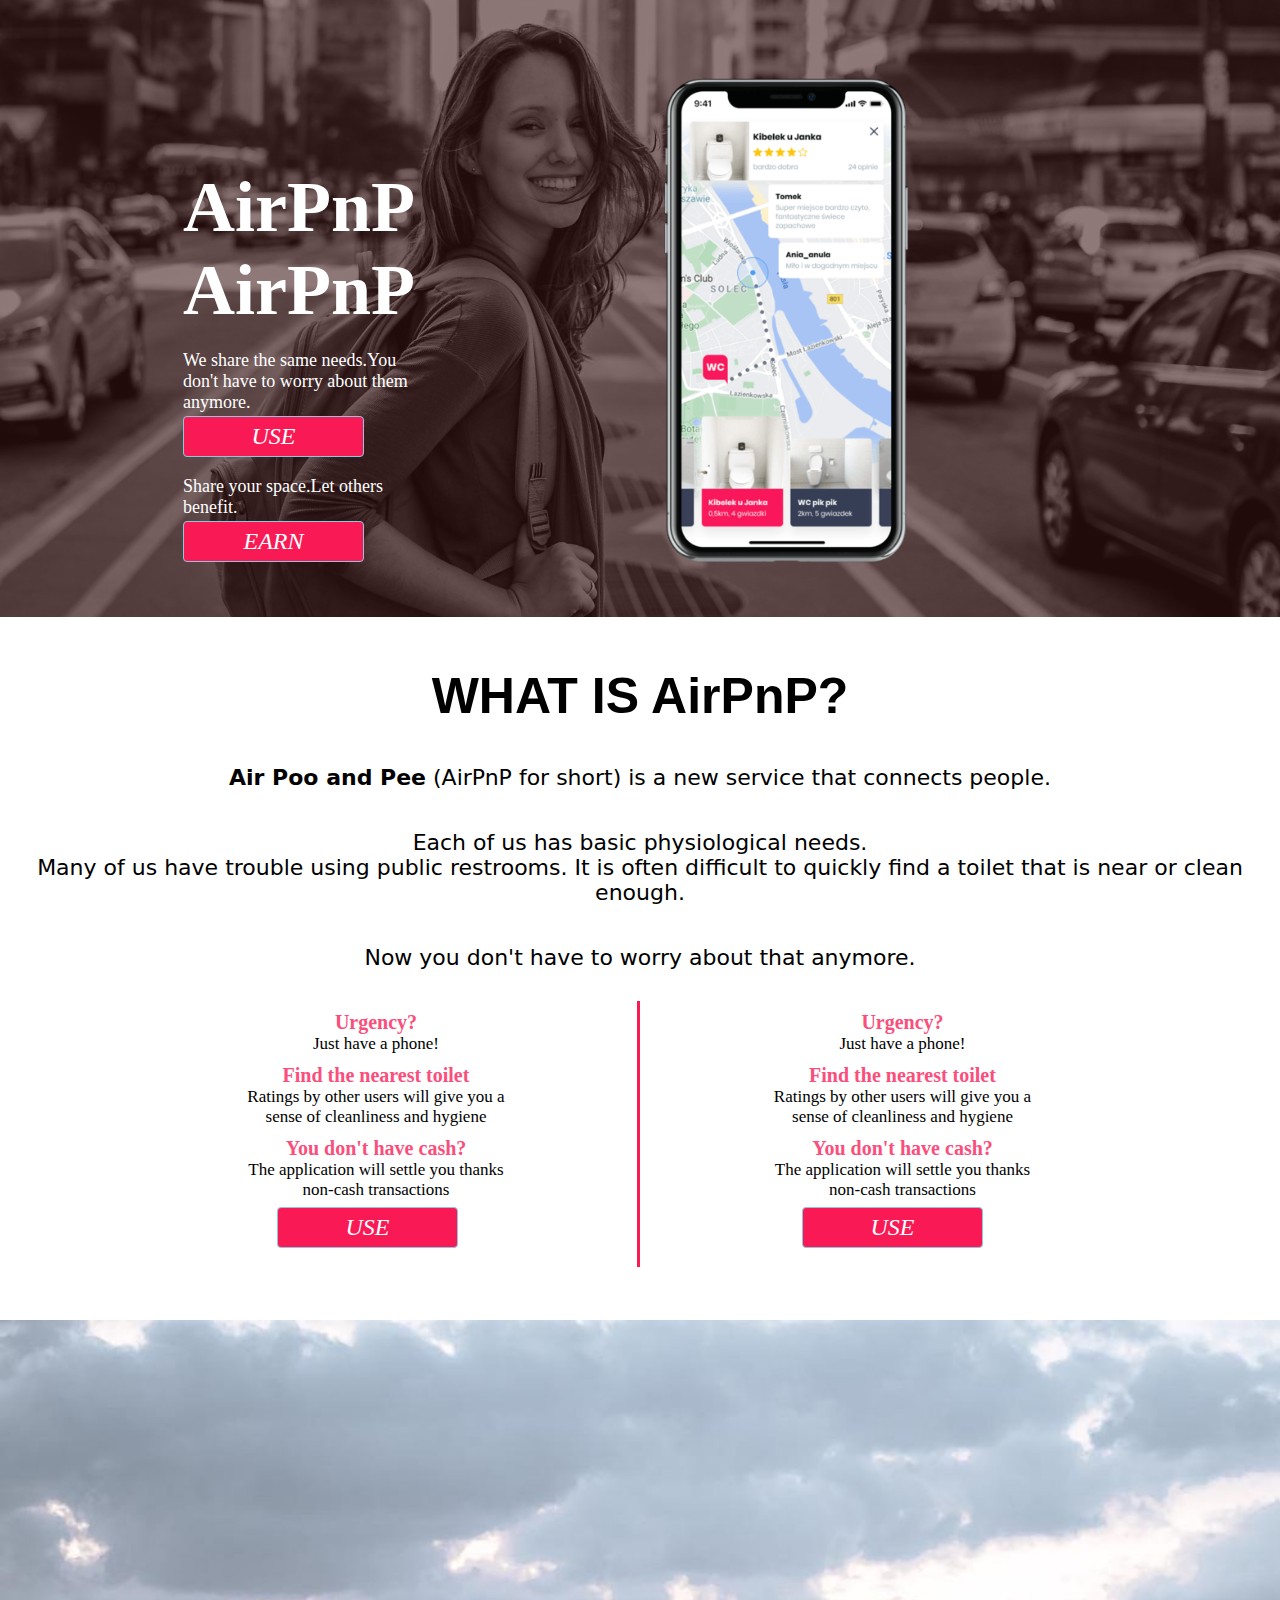
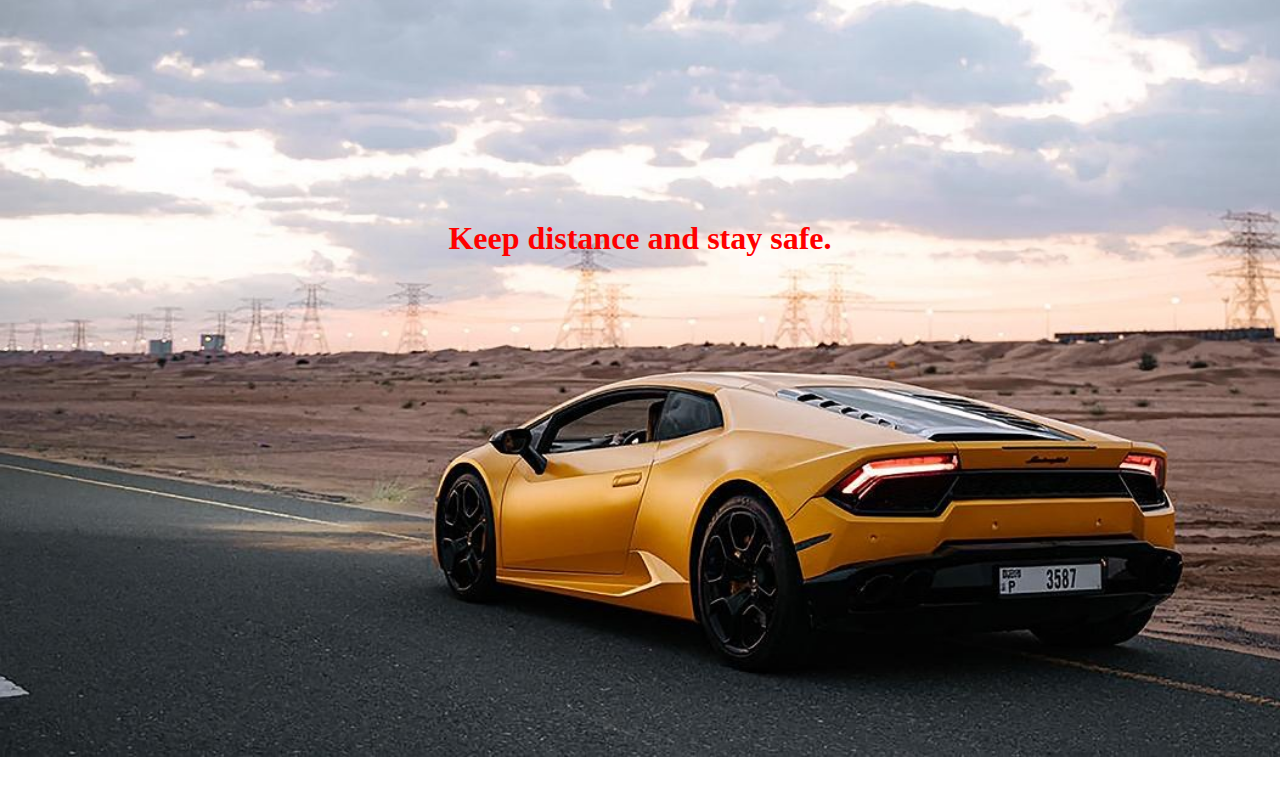
<file: airPnP/index.html>
<!DOCTYPE html>
<html>
<head>
	<title>portfolio website</title>
	<link rel="icon" type="text/css" href="images/fav.png">
	<link rel="stylesheet" type="text/css" href="css/style.css">
</head>
<body>

	<!--header section start -->

	<header>

		<div class="container clear">
			<div class="col-1 clear">

				<h1>AirPnP AirPnP</h1>
				<p>We share the same needs.You don't have to worry about them anymore.</p>
				<ul>
					<li>
						<a href="#"><i>USE</i></a>
					</li>
				</ul>

				<p>Share your space.Let others benefit.</p>
				<ul>
					<li>
						<a href="#"><i>EARN</i></a>
					</li>
				</ul>
			</div>
			<div class="col-2 clear">
				<img src="images/002.png" alt="images">
			</div>
		</div>


	
	</header>

	<!--header section end -->



	<!--description start-->
	<section class="description clear">
		<h1>
			WHAT IS AirPnP?
		</h1>

		<p><strong>Air Poo and Pee</strong> (AirPnP for short) is a new service that connects people.</p>
		<p>Each of us has basic physiological needs.<br> Many of us have trouble using public restrooms. It is often difficult to quickly find a toilet that is near or clean enough.</p>
		
		<p>Now you don't have to worry about that anymore.</p>

	</section>
	<!--description end-->

	<!--division section start-->
	<sectin class="division clear">
		<div class="container clear">
			<div class="col-3 line clear">
					<h3>Urgency?</h3>
					<p>Just have a phone!</p>

					<h3>Find the nearest toilet</h3>
					<p>Ratings by other users will give you a sense of cleanliness and hygiene</p>

					<h3>You don't have cash?</h3>
					<p>The application will settle you thanks non-cash transactions</p>

				<ul>
					<li>
						<a href="#"><i>USE</i></a>
					</li>
				</ul>

			</div>
			<div class="col-3 clear">
				<h3>Urgency?</h3>
					<p>Just have a phone!</p>

					<h3>Find the nearest toilet</h3>
					<p>Ratings by other users will give you a sense of cleanliness and hygiene</p>

					<h3>You don't have cash?</h3>
					<p>The application will settle you thanks non-cash transactions</p>

				<ul>
					<li>
						<a href="#"><i>USE</i></a>
					</li>
				</ul>
			</div>
		</div>
	</sectin>
	<!--division section end-->

	<section class="footer">
		

		<div class="container1 clear">
			<h1>Keep distance and stay safe.</h1>
		</div>
	</section>

</body>
</html>
</file>
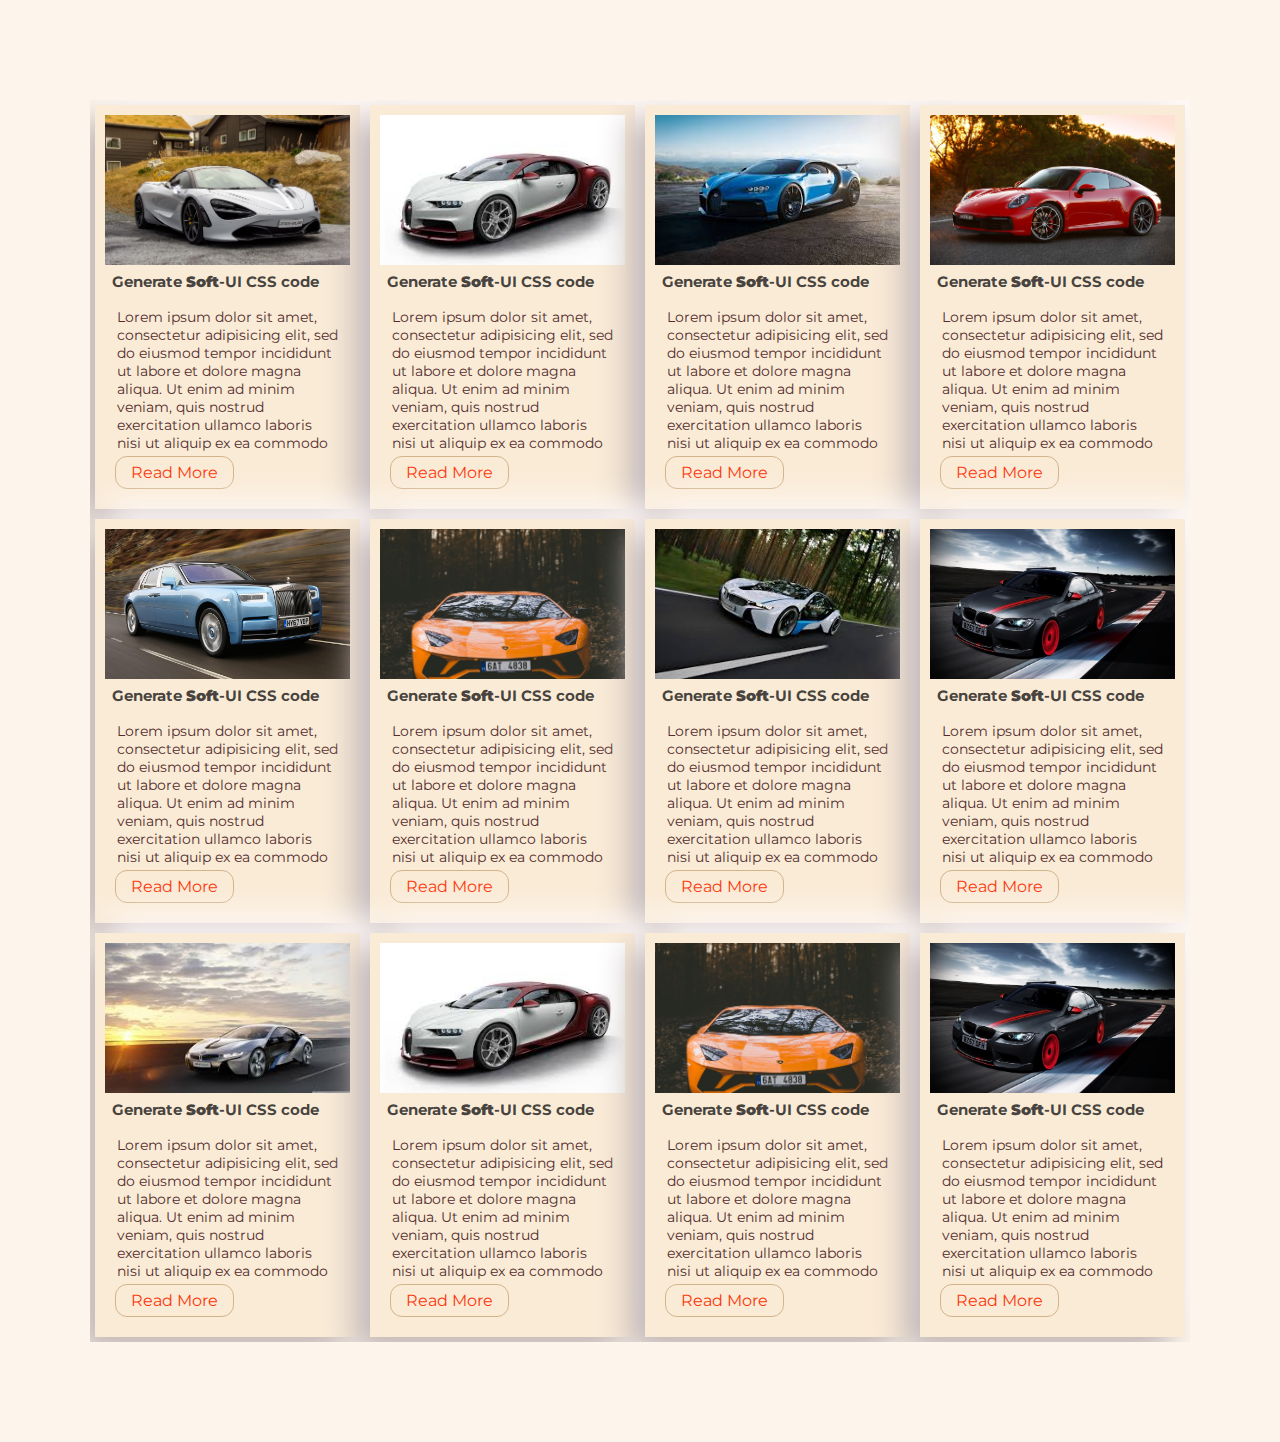
<file: box_car/index.html>
<!DOCTYPE html>
<html>
<head>

	<link href="https://fonts.googleapis.com/css2?family=Montserrat:ital,wght@0,100;0,500;1,100;1,400&display=swap" rel="stylesheet">


	<link rel="icon" href="images/box.png">
	<title>Box preparing</title>
	<link rel="stylesheet" type="text/css" href="css/style.css">
</head>
<body>
	<!--blog section start-->
	<section class="blog">
		<div class="container">

			<!-- post start-->
			<div class="col">
				<article>

					<img src="images/car-1.jpg" alt="car">

					<h2>
						Generate <strong>Soft</strong>-UI CSS code
					</h2>

					<div class="padding">
						

					<p>Lorem ipsum dolor sit amet, consectetur adipisicing elit, sed do eiusmod
					tempor incididunt ut labore et dolore magna aliqua. Ut enim ad minim veniam,
					quis nostrud exercitation ullamco laboris nisi ut aliquip ex ea commodo</p>

					<a href="#" class="readmore">Read more</a>

					</div>
				</article>
			</div>
			<!-- post end-->


			<!-- post start-->
			<div class="col">
				<article>

					<img src="images/car-2.jpg" alt="car">

					<h2>
						Generate <strong>Soft</strong>-UI CSS code
					</h2>

					<div class="padding">
						

					<p>Lorem ipsum dolor sit amet, consectetur adipisicing elit, sed do eiusmod
					tempor incididunt ut labore et dolore magna aliqua. Ut enim ad minim veniam,
					quis nostrud exercitation ullamco laboris nisi ut aliquip ex ea commodo</p>

					<a href="#" class="readmore">Read more</a>
						
					</div>
				</article>
			</div>
			<!-- post end-->


			<!-- post start-->
			<div class="col">
				<article>

					<img src="images/car-3.jpg" alt="car">

					<h2>
						Generate <strong>Soft</strong>-UI CSS code
					</h2>

					<div class="padding">
						

					<p>Lorem ipsum dolor sit amet, consectetur adipisicing elit, sed do eiusmod
					tempor incididunt ut labore et dolore magna aliqua. Ut enim ad minim veniam,
					quis nostrud exercitation ullamco laboris nisi ut aliquip ex ea commodo</p>

					<a href="#" class="readmore">Read more</a>
						
					</div>
				</article>
			</div>
			<!-- post end-->

			<!-- post start-->
			<div class="col">
				<article>

					<img src="images/car-4.jpg" alt="car">

					<h2>
						Generate <strong>Soft</strong>-UI CSS code
					</h2>

					<div class="padding">
						

					<p>Lorem ipsum dolor sit amet, consectetur adipisicing elit, sed do eiusmod
					tempor incididunt ut labore et dolore magna aliqua. Ut enim ad minim veniam,
					quis nostrud exercitation ullamco laboris nisi ut aliquip ex ea commodo</p>

					<a href="#" class="readmore">Read more</a>
						
					</div>
				</article>
			</div>
			<!-- post end-->

			<!-- post start-->
			<div class="col">
				<article>

					<img src="images/car-5.jpg" alt="car">

					<h2>
						Generate <strong>Soft</strong>-UI CSS code
					</h2>

					<div class="padding">
						

					<p>Lorem ipsum dolor sit amet, consectetur adipisicing elit, sed do eiusmod
					tempor incididunt ut labore et dolore magna aliqua. Ut enim ad minim veniam,
					quis nostrud exercitation ullamco laboris nisi ut aliquip ex ea commodo</p>

					<a href="#" class="readmore">Read more</a>
						
					</div>
				</article>
			</div>
			<!-- post end-->

			<!-- post start-->
			<div class="col">
				<article>

					<img src="images/car-6.jpg" alt="car">

					<h2>
						Generate <strong>Soft</strong>-UI CSS code
					</h2>

					<div class="padding">
						

					<p>Lorem ipsum dolor sit amet, consectetur adipisicing elit, sed do eiusmod
					tempor incididunt ut labore et dolore magna aliqua. Ut enim ad minim veniam,
					quis nostrud exercitation ullamco laboris nisi ut aliquip ex ea commodo</p>

					<a href="#" class="readmore">Read more</a>
						
					</div>
				</article>
			</div>
			<!-- post end-->

			<!-- post start-->
			<div class="col">
				<article>

					<img src="images/car-7.jpg" alt="car">

					<h2>
						Generate <strong>Soft</strong>-UI CSS code
					</h2>

					<div class="padding">
						

					<p>Lorem ipsum dolor sit amet, consectetur adipisicing elit, sed do eiusmod
					tempor incididunt ut labore et dolore magna aliqua. Ut enim ad minim veniam,
					quis nostrud exercitation ullamco laboris nisi ut aliquip ex ea commodo</p>

					<a href="#" class="readmore">Read more</a>
						
					</div>
				</article>
			</div>
			<!-- post end-->

			<!-- post start-->
			<div class="col">
				<article>

					<img src="images/car-8.jpg" alt="car">

					<h2>
						Generate <strong>Soft</strong>-UI CSS code
					</h2>

					<div class="padding">
						

					<p>Lorem ipsum dolor sit amet, consectetur adipisicing elit, sed do eiusmod
					tempor incididunt ut labore et dolore magna aliqua. Ut enim ad minim veniam,
					quis nostrud exercitation ullamco laboris nisi ut aliquip ex ea commodo</p>

					<a href="#" class="readmore">Read more</a>
						
					</div>
				</article>
			</div>
			<!-- post end-->

			<!-- post start-->
			<div class="col">
				<article>

					<img src="images/car-9.jpg" alt="car">

					<h2>
						Generate <strong>Soft</strong>-UI CSS code
					</h2>

					<div class="padding">
						

					<p>Lorem ipsum dolor sit amet, consectetur adipisicing elit, sed do eiusmod
					tempor incididunt ut labore et dolore magna aliqua. Ut enim ad minim veniam,
					quis nostrud exercitation ullamco laboris nisi ut aliquip ex ea commodo</p>

					<a href="#" class="readmore">Read more</a>
						
					</div>
				</article>
			</div>
			<!-- post end-->

			<!-- post start-->
			<div class="col">
				<article>

					<img src="images/car-2.jpg" alt="car">

					<h2>
						Generate <strong>Soft</strong>-UI CSS code
					</h2>

					<div class="padding">
						

					<p>Lorem ipsum dolor sit amet, consectetur adipisicing elit, sed do eiusmod
					tempor incididunt ut labore et dolore magna aliqua. Ut enim ad minim veniam,
					quis nostrud exercitation ullamco laboris nisi ut aliquip ex ea commodo</p>

					<a href="#" class="readmore">Read more</a>
						
					</div>
				</article>
			</div>
			<!-- post end-->

			<!-- post start-->
			<div class="col">
				<article>

					<img src="images/car-6.jpg" alt="car">

					<h2>
						Generate <strong>Soft</strong>-UI CSS code
					</h2>

					<div class="padding">
						

					<p>Lorem ipsum dolor sit amet, consectetur adipisicing elit, sed do eiusmod
					tempor incididunt ut labore et dolore magna aliqua. Ut enim ad minim veniam,
					quis nostrud exercitation ullamco laboris nisi ut aliquip ex ea commodo</p>

					<a href="#" class="readmore">Read more</a>
						
					</div>
				</article>
			</div>
			<!-- post end-->

			<!-- post start-->
			<div class="col">
				<article>

					<img src="images/car-8.jpg" alt="car">

					<h2>
						Generate <strong>Soft</strong>-UI CSS code
					</h2>

					<div class="padding">
						

					<p>Lorem ipsum dolor sit amet, consectetur adipisicing elit, sed do eiusmod
					tempor incididunt ut labore et dolore magna aliqua. Ut enim ad minim veniam,
					quis nostrud exercitation ullamco laboris nisi ut aliquip ex ea commodo</p>

					<a href="#" class="readmore">Read more</a>
						
					</div>
				</article>
			</div>
			<!-- post end-->
		</div>
	</section>
	<!--blog section end-->
</body>
</html>
</file>
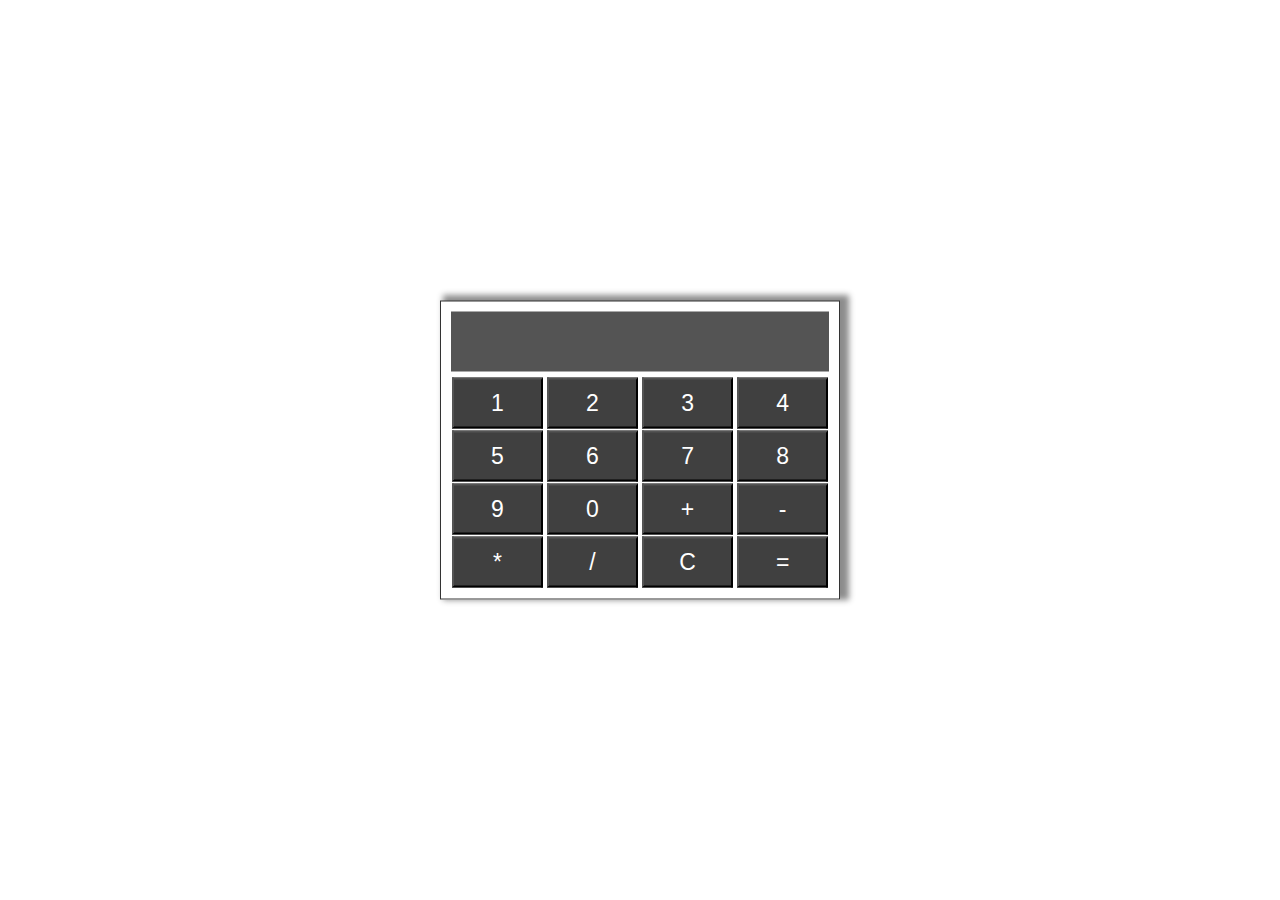
<file: calculator/index.html>
<!DOCTYPE html>
<html>
<head>
	<title>Javascript</title>
	<link rel="stylesheet" type="text/css" href="css/style.css">
</head>
<body>

	<div class="calculator">


		<!-- input-option-start -->
		<input type="text" id="result" readonly class="input">
		<!-- input-option-end -->

		<!-- button-start -->
		
			
		<button type="button" onclick="one()">1 </button>
		<button type="button" onclick="two()">2 </button>
		<button type="button" onclick="three()">3 </button>
		<button type="button" onclick="four()">4 </button>
		<button type="button" onclick="five()">5 </button>
		<button type="button" onclick="six()">6 </button>
		<button type="button" onclick="seven()">7 </button>
		<button type="button" onclick="eight()">8 </button>
		<button type="button" onclick="nine()">9 </button>
		<button type="button" onclick="zero()">0 </button>
		<button type="button" onclick="add()">+ </button>
		<button type="button" onclick="sub()">- </button>
		<button type="button" onclick="mul()">* </button>
		<button type="button" onclick="divide()">/ </button>
		<button type="button" onclick="ac()">C </button>
		<button type="button" onclick="equal()">= </button>



		

		<!-- button-start -->



	</div>

	<!-- javascript -->


	<script>	
		function one(){
			document.getElementById('result').value += 1;
		}	
		function two(){
			document.getElementById('result').value += 2;
		}	
		function three(){
			document.getElementById('result').value += 3;
		}	
		function four(){
			document.getElementById('result').value += 4;
		}	
		function five(){
			document.getElementById('result').value += 5;
		}	
		function six(){
			document.getElementById('result').value += 6;
		}	
		function seven(){
			document.getElementById('result').value += 7;
		}	
		function eight(){
			document.getElementById('result').value += 8;
		}	
		function nine(){
			document.getElementById('result').value += 9;
		}	
		function zero(){
			document.getElementById('result').value += 0;
		}	
		function add(){
			document.getElementById('result').value += "+";
		}	
		function sub(){
			document.getElementById('result').value += "-";
		}	
		function mul(){
			document.getElementById('result').value += "*";
		}	
		function divide(){
			document.getElementById('result').value += "/";
		}	
		function ac(){
			document.getElementById('result').value = "";
		}	
		function equal(){
			document.getElementById('result').value = eval(document.getElementById('result').value);
		}

	</script>
	<!-- javascript -->


</body>
</html>
</file>
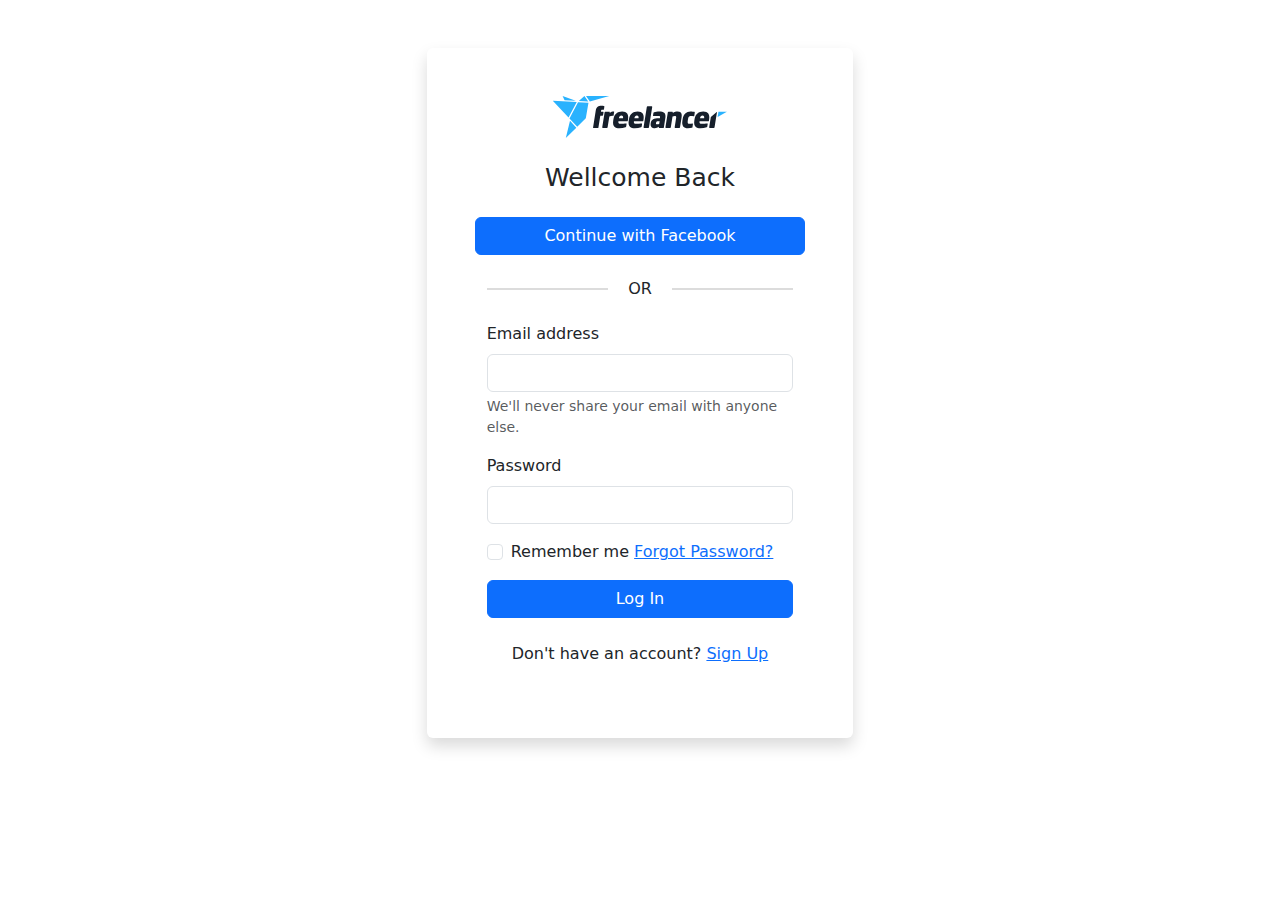
<file: login-page_freelencer/index.html>
<!doctype html>
<html lang="en">
  <head>
    <!-- Required meta tags -->
    <meta charset="utf-8">
    <meta name="viewport" content="width=device-width, initial-scale=1">

    <!-- Bootstrap CSS -->
    <link rel="stylesheet" href="https://stackpath.bootstrapcdn.com/bootstrap/5.0.0-alpha1/css/bootstrap.min.css">
    <link rel="stylesheet" href="css/style.css">

    <title>Freelancer Sign-in form</title>
  </head>
  <body>
    <section class="container col-xl-4 justify-content-center  my-5">
      <div class="sign-up">
      
      <div class="row shadow p-5 mb-5 rounded">
        <img src="images/freelancer-logo.svg">
        <h1 class="text-center mb-4">Wellcome Back</h1>
        <a href="https://www.facebook.com/" target="_blank" class="btn btn-primary"> Continue with Facebook</a>
        <div class="heading">
          <h6 class="text-center my-4"><span>OR</span></h6>
        </div>
        
        <form>
        <div class="mb-3">
          <label for="exampleInputEmail1" class="form-label">Email address</label>
          <input type="email" class="form-control" id="exampleInputEmail1" aria-describedby="emailHelp">
          <div id="emailHelp" class="form-text">We'll never share your email with anyone else.</div>
        </div>
        <div class="mb-3">
          <label for="exampleInputPassword1" class="form-label">Password</label>
          <input type="password" class="form-control" id="exampleInputPassword1">
        </div>

        
          <div class="mb-3 form-check">
          <input type="checkbox" class="form-check-input" id="exampleCheck1">
          <label class="form-check-label" for="exampleCheck1">Remember me <a href="#" class="ml-5">Forgot Password? </a>
          </label>

        </div>
        


        
        <button type="submit" class="btn btn-primary d-block w-100">Log In</button> 
      </form>
      <p class="text-center my-4">Don't have an account? <a href="signup.html">Sign Up</a></p>
        
      </div>
      </div>
    </section>

    

    <!-- Optional JavaScript -->
    <!-- Popper.js first, then Bootstrap JS -->
    <script src="https://cdn.jsdelivr.net/npm/popper.js@1.16.0/dist/umd/popper.min.js" ></script>
    <script src="https://stackpath.bootstrapcdn.com/bootstrap/5.0.0-alpha1/js/bootstrap.min.js"></script>
  </body>
</html>
</file>
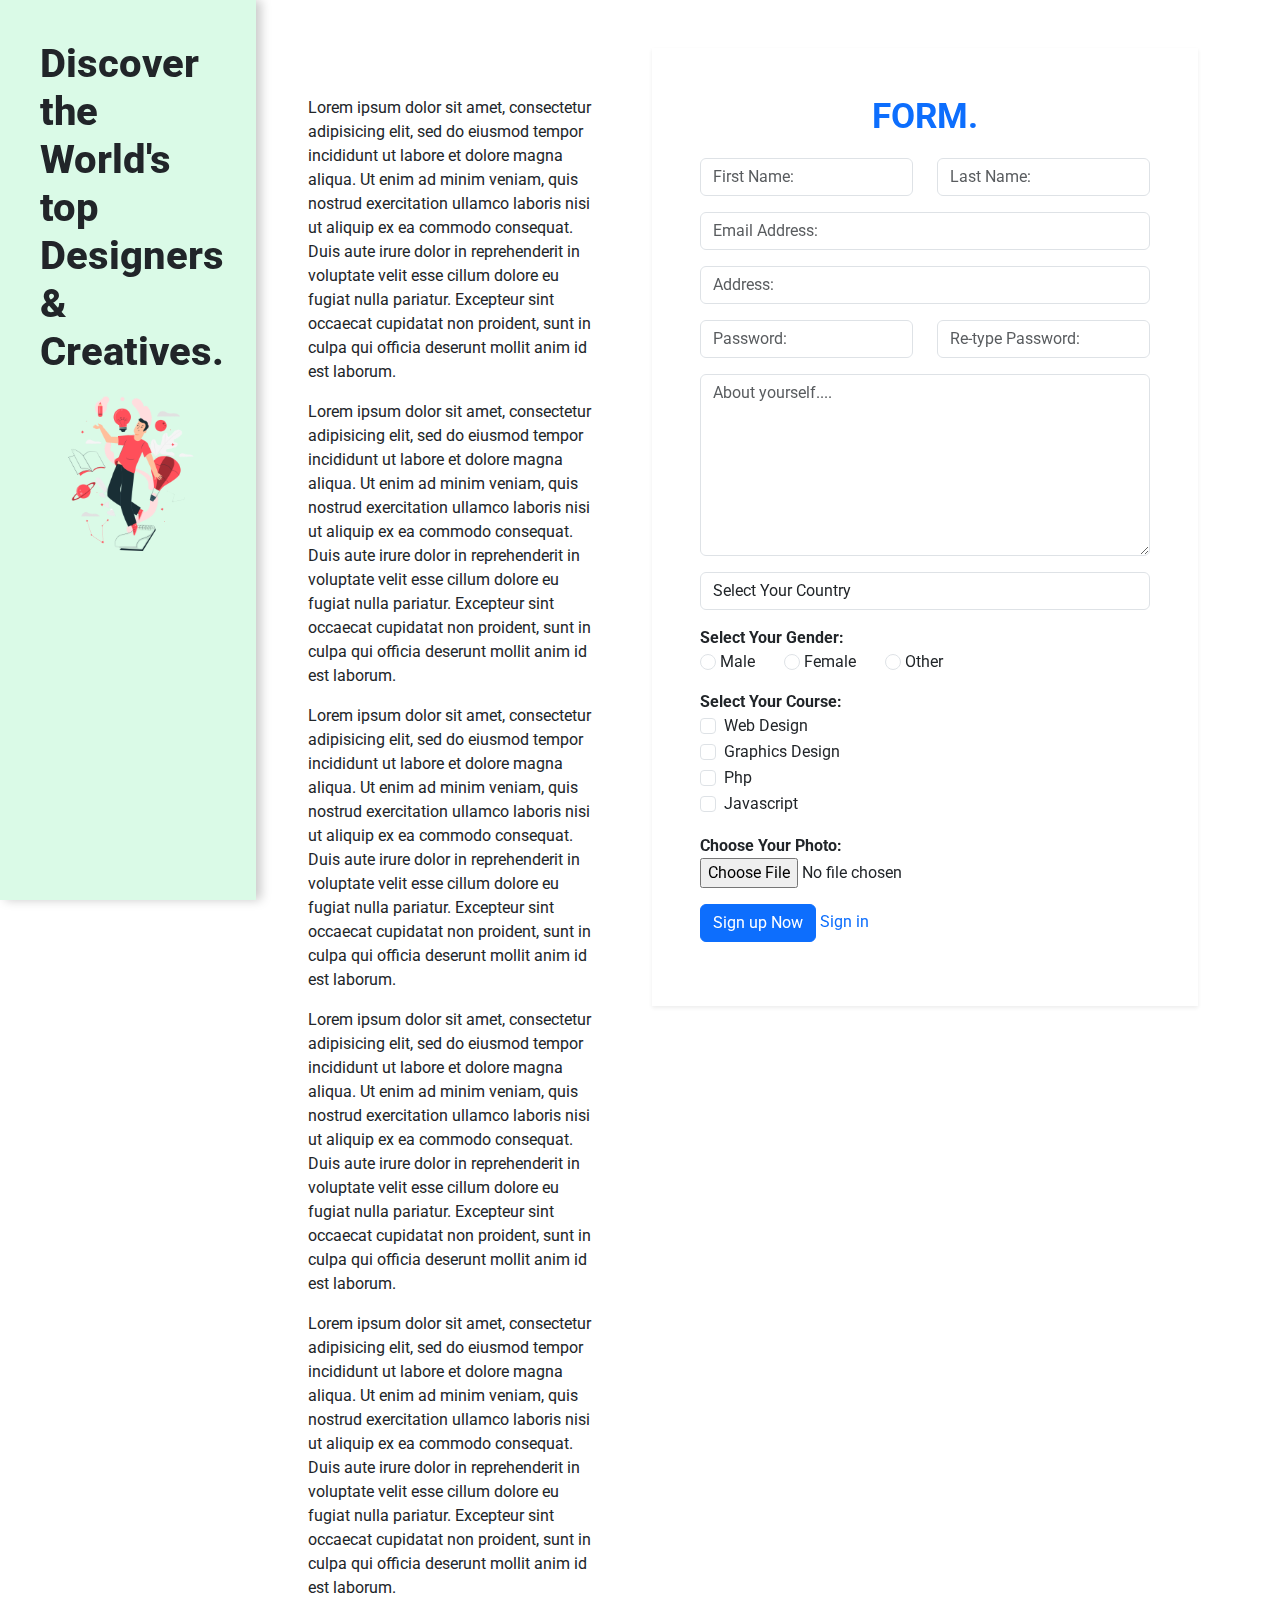
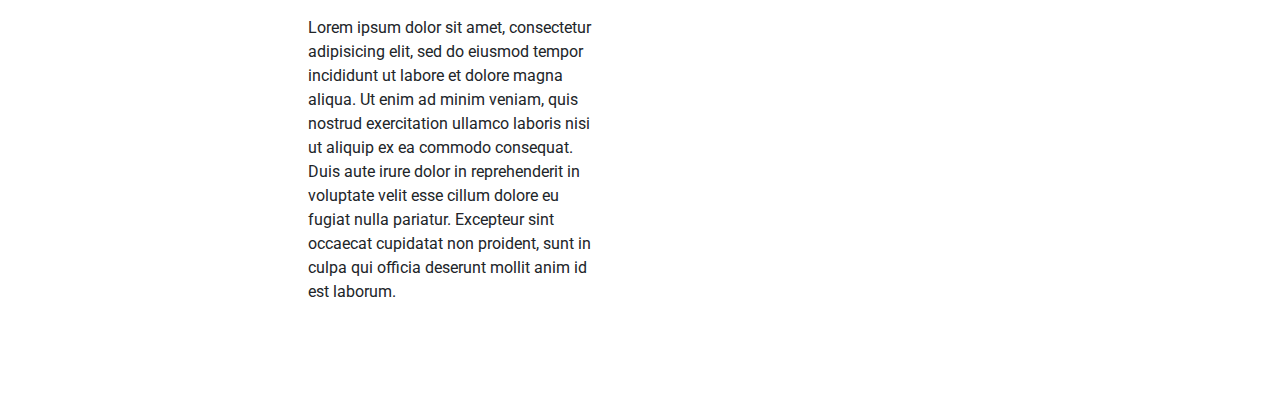
<file: loginform/index.html>
<!doctype html>
<html lang="en">
  <head>
    <!-- Required meta tags -->
    <meta charset="utf-8">
    <meta name="viewport" content="width=device-width, initial-scale=1">

    <!-- Bootstrap CSS -->
    <link rel="stylesheet" href="https://stackpath.bootstrapcdn.com/bootstrap/5.0.0-alpha1/css/bootstrap.min.css">
    <link rel="stylesheet" href="css/style.css">

    <title>Sign-up form</title>
  </head>
  <body>

      <!-- sinup-section start -->
      <section class="sinup-section">


        <!-- aside-bar section -->
        <aside>

        <h2>Discover the World's top Designers & Creatives.</h2>

        <img src="images/ill.png" class="img-fluid">

        </aside>
        <!-- aside-bar section -->


        <!-- form-section -->
        <div class="container">


          <div class="row justify-content-end">

              <!-- description-bar start -->
              <div class="col-xl-4 p-5 my-5">
                <div>
                  <p>Lorem ipsum dolor sit amet, consectetur adipisicing elit, sed do eiusmod
                  tempor incididunt ut labore et dolore magna aliqua. Ut enim ad minim veniam,
                  quis nostrud exercitation ullamco laboris nisi ut aliquip ex ea commodo
                  consequat. Duis aute irure dolor in reprehenderit in voluptate velit esse
                  cillum dolore eu fugiat nulla pariatur. Excepteur sint occaecat cupidatat non
                  proident, sunt in culpa qui officia deserunt mollit anim id est laborum.</p>
                  <p>Lorem ipsum dolor sit amet, consectetur adipisicing elit, sed do eiusmod
                  tempor incididunt ut labore et dolore magna aliqua. Ut enim ad minim veniam,
                  quis nostrud exercitation ullamco laboris nisi ut aliquip ex ea commodo
                  consequat. Duis aute irure dolor in reprehenderit in voluptate velit esse
                  cillum dolore eu fugiat nulla pariatur. Excepteur sint occaecat cupidatat non
                  proident, sunt in culpa qui officia deserunt mollit anim id est laborum.</p>
                  <p>Lorem ipsum dolor sit amet, consectetur adipisicing elit, sed do eiusmod
                  tempor incididunt ut labore et dolore magna aliqua. Ut enim ad minim veniam,
                  quis nostrud exercitation ullamco laboris nisi ut aliquip ex ea commodo
                  consequat. Duis aute irure dolor in reprehenderit in voluptate velit esse
                  cillum dolore eu fugiat nulla pariatur. Excepteur sint occaecat cupidatat non
                  proident, sunt in culpa qui officia deserunt mollit anim id est laborum.</p>
                  <p>Lorem ipsum dolor sit amet, consectetur adipisicing elit, sed do eiusmod
                  tempor incididunt ut labore et dolore magna aliqua. Ut enim ad minim veniam,
                  quis nostrud exercitation ullamco laboris nisi ut aliquip ex ea commodo
                  consequat. Duis aute irure dolor in reprehenderit in voluptate velit esse
                  cillum dolore eu fugiat nulla pariatur. Excepteur sint occaecat cupidatat non
                  proident, sunt in culpa qui officia deserunt mollit anim id est laborum.</p>
                  <p>Lorem ipsum dolor sit amet, consectetur adipisicing elit, sed do eiusmod
                  tempor incididunt ut labore et dolore magna aliqua. Ut enim ad minim veniam,
                  quis nostrud exercitation ullamco laboris nisi ut aliquip ex ea commodo
                  consequat. Duis aute irure dolor in reprehenderit in voluptate velit esse
                  cillum dolore eu fugiat nulla pariatur. Excepteur sint occaecat cupidatat non
                  proident, sunt in culpa qui officia deserunt mollit anim id est laborum.</p>
                  <p>Lorem ipsum dolor sit amet, consectetur adipisicing elit, sed do eiusmod
                  tempor incididunt ut labore et dolore magna aliqua. Ut enim ad minim veniam,
                  quis nostrud exercitation ullamco laboris nisi ut aliquip ex ea commodo
                  consequat. Duis aute irure dolor in reprehenderit in voluptate velit esse
                  cillum dolore eu fugiat nulla pariatur. Excepteur sint occaecat cupidatat non
                  proident, sunt in culpa qui officia deserunt mollit anim id est laborum.</p>
                </div>
              </div>
              <!-- description-bar end -->


            <div class="col-xl-6">
              <!-- sign-up-class-start -->
                <div class="singn-up shadow-sm p-5 my-5 sticky-top">

                    <h1><a href="#">FORM.</a></h1>

                       <!-- form-start -->
                       <form>
                        <div class="row">

                          <!-- singn-up-coloum-start -->

                          <div class="col-xl-6 mb-3">
                           <!--  <label for="fname">First Name:</label> -->
                            <input type="text" class="form-control" placeholder="First Name:">
                          </div>

                          <div class="col-xl-6 mb-3">
                            <!-- <label for="lname">Last Name:</label> -->
                            <input type="text" class="form-control" placeholder="Last Name:">
                          </div>

                          <div class="col-xl-12 mb-3">
                          <!--   <label for="email">Email</label> -->
                            <input type="email" class="form-control" placeholder="Email Address:">
                          </div>

                          <div class="col-xl-12 mb-3">
                          <!--   <label for="email">Email</label> -->
                            <input type="addredss" class="form-control" placeholder="Address:">
                          </div>

                          <div class="col-xl-6 mb-3">
                          <!--   <label for="password">password</label> -->
                            <input type="password" class="form-control" placeholder="Password:">
                          </div>

                          <div class="col-xl-6 mb-3">
                          <!--   <label for="password">password</label> -->
                            <input type="password" class="form-control" placeholder="Re-type Password:">
                          </div>

                          <div class="col-xl-12 mb-3">
                          <!--   <label for="describe">Describe Yourself</label> -->
                            <textarea class="form-control" rows="7" placeholder="About yourself...."></textarea>

                          </div>

                          <div class="col-xl-12 mb-3">
                            <!-- select option -->
                            <select class="form-control">
                              <option>Select Your Country</option>
                              <option value="Bangladesh">Bangladesh</option>
                              <option value="India">India</option>
                              <option value="Pakistan">Pakistan</option>
                              <option value="Nepal">Nepal</option>
                              <option value="USA">USA</option>
                              <option value="Australia">Australia</option>
                            </select>
                            <!-- select option -->
                          </div>


                            <!-- male-female check-box start -->
                            <div class="col-xl-12 mb-3">

                              <strong>Select Your Gender: </strong>  <br>

                              <input class="form-check-input" type="radio" id="male" value="male" name="gender">
                              <label for="male">Male</label>

                              <input class="form-check-input" type="radio" id="female" value="female" name="gender">
                              <label for="female">Female</label>

                              <input class="form-check-input" type="radio" id="other" value="other" name="gender">
                              <label for="other">Other</label>
                            </div>  
                            <!-- male-female check-box end -->


                            <!-- check-box start -->
                            <div class="col-xl-12 mb-3">

                              <strong>Select Your Course: </strong>  <br>


                              <div class="form-check">
                                <input class="form-check-input" type="checkbox" id="web" value="web" name="course">
                                <label class="form-check-label" for="web">Web Design</label>
                              </div>


                              <div class="form-check">
                                <input class="form-check-input" type="checkbox" id="graphics" value="graphics" name="course">
                                <label class="form-check-label" for="graphics">Graphics Design</label>
                              </div>

                              <div class="form-check">
                                <input class="form-check-input" type="checkbox" id="php" value="php" name="course">
                                <label class="form-check-label" for="php">Php</label>
                              </div>

                              <div class="form-check">
                                <input class="form-check-input" type="checkbox" id="javascript" value="javascript" name="course">
                                <label class="form-check-label" for="javascript">Javascript</label>
                              </div>


                            </div> 
                            <!-- check-box end -->


                            <!-- file-chosen-option-start -->
                            <div class="col-xl-12 mb-3">

                              <strong>Choose Your Photo:</strong> <br>

                              <div class="form-file">
                                 <input type="file" id="customFile">
                                    <!--  <label class="form-file-label" for="customFile">
                                        <span class="form-file-text">Choose file...</span>
                                        <span class="form-file-button">Browse</span>
                                      </label> -->
                              </div>

                            </div>
                            <!-- file-chosen-option-end -->

                            <!-- sign-up-button-start -->
                            <div class="col-xl-12 mb-3">
                              <input type="submit" value="Sign up Now" class="btn btn-primary">

                            <!-- sin-in-option-start -->
                            <a href="signin.html" class="text-decoration-none">Sign in</a>
                            <!-- sin-in-option-end -->
                            </div>
                            <!-- sign-up-button-end -->


                          </div>
                          <!-- singn-up-coloum-end -->

                        </div>
                       </form>
                       <!-- form-end -->
                       </div>
                <!-- sign-up-class-end -->

            </div>
          </div>
        </div>
        <!-- form-section -->
      </section>
      <!-- sinup-section end -->

    <!-- Optional JavaScript -->
    <!-- Popper.js first, then Bootstrap JS -->
    <script src="https://cdn.jsdelivr.net/npm/popper.js@1.16.0/dist/umd/popper.min.js"></script>
    <script src="https://stackpath.bootstrapcdn.com/bootstrap/5.0.0-alpha1/js/bootstrap.min.js"></script>
  </body>
</html>
</file>
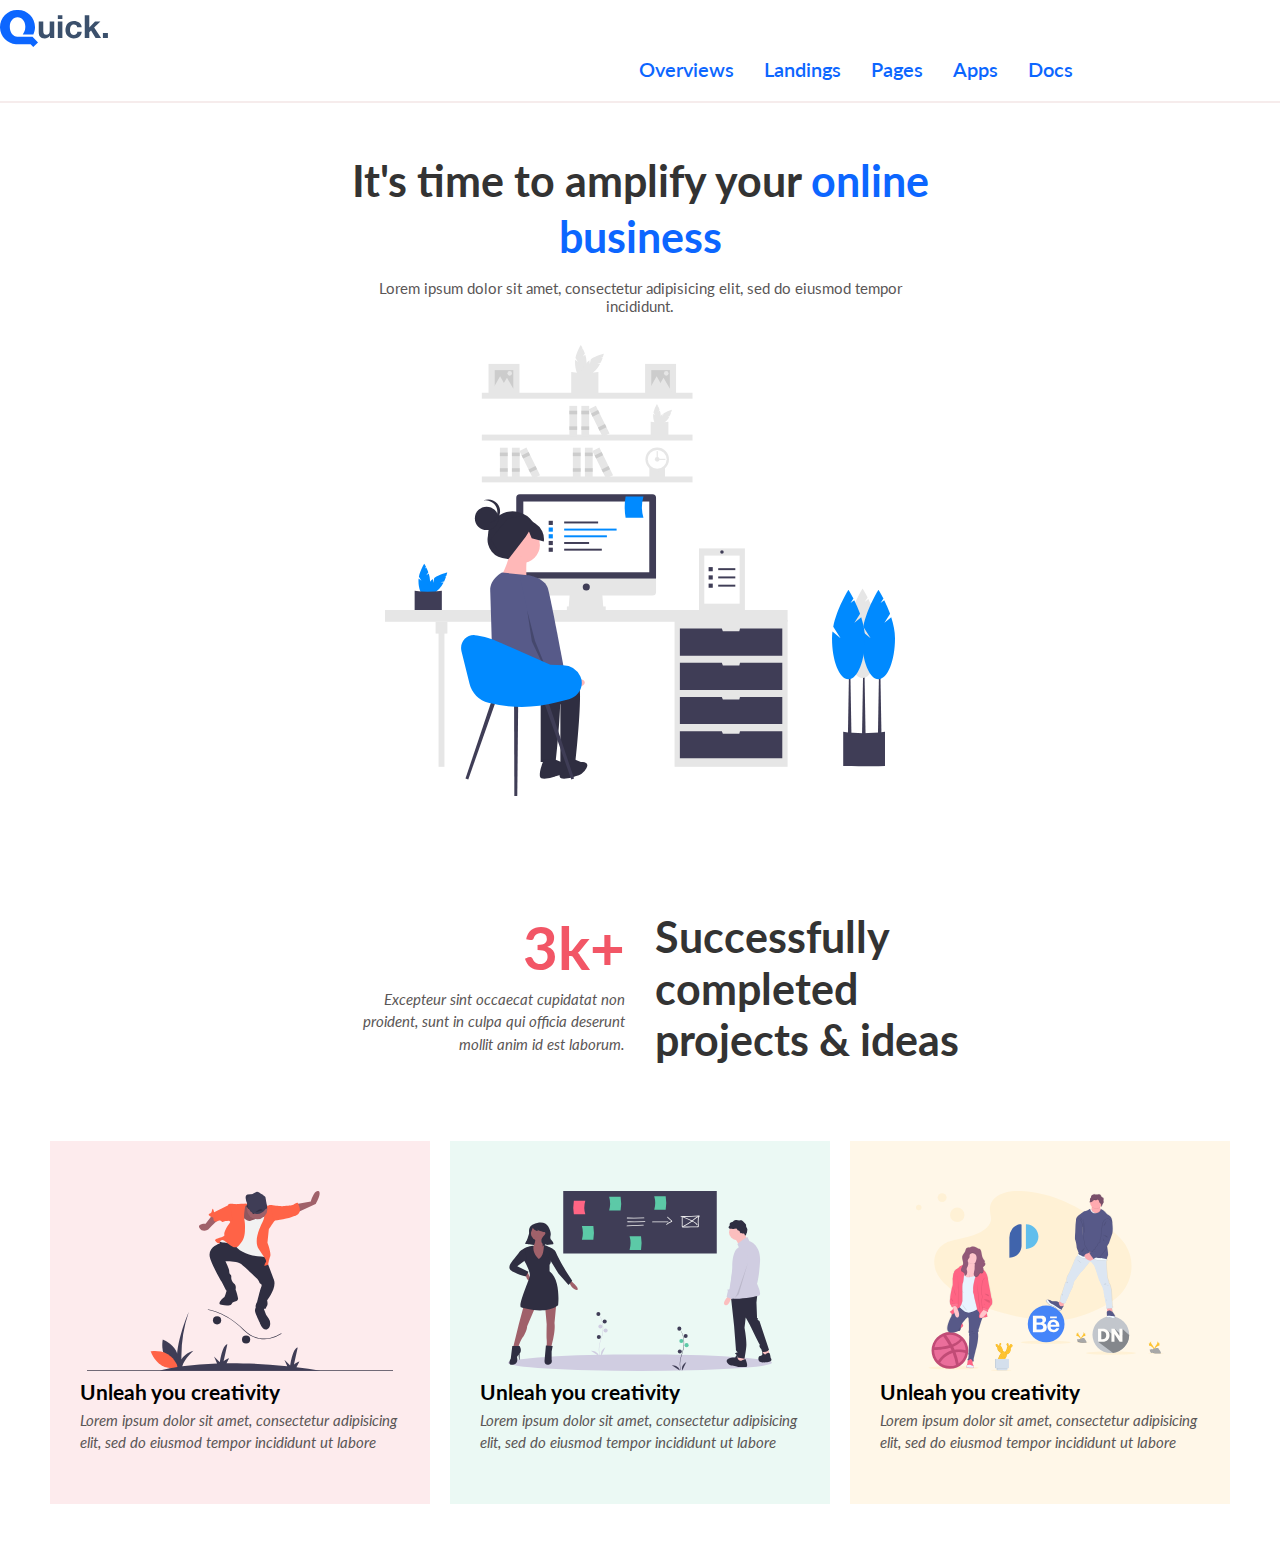
<file: quick/index.html>
<!DOCTYPE html>
<html>
<head>



	<title>Know about flex</title>

	<link rel="stylesheet" type="text/css" href="css/style.css">

	<link rel="icon"  href="images/icon.png">
</head>
<body>

		<!-- Quick-header part start-->
	<header class="headding">
		<div class="container-1">
			<div class="logo">
				<a href="#"><img src="images/b_image/dark.svg" alt="logo">
				</a>	
			</div>

			<nav class="navigation">
				<ul>
					<li><a href="#">Overviews</a></li>
					<li><a href="#">Landings</a></li>
					<li><a href="#">Pages</a></li>
					<li><a href="#">Apps</a></li>
					<li><a href="#">Docs</a></li>
				</ul>
			</nav>
		</div>		
	</header>
	<!-- Quick-header part end--> 

	

	<!-- about section-->
	<section class="about-section">
		<div class="container-1">
			<div class="about-content">
				<h1>It's time to amplify your <span>online business</span> 
				</h1>

				<p>Lorem ipsum dolor sit amet, consectetur adipisicing elit, sed do eiusmod tempor incididunt.</p>

				<img src="images/b_image/illustration-1.svg" alt="illustration">
			</div>
			
		</div>					
	</section>
	<!-- about section-->

	<!--project-completion-section start-->
	<section class="project-completion-section">
		<div class="container">
			<div class="col1">
				<div class="project-count">
					<h1>3k+</h1>
					<p>Excepteur sint occaecat cupidatat non
					proident, sunt in culpa qui officia deserunt mollit anim id est laborum.</p>
				</div>
			</div>


			<div class="col1">
				<div class="project-content">
					<h1>Successfully completed projects & ideas</h1>
					
				</div>
			</div>
		</div>
		

	</section>
	<!--project-completion-section start-->


	<!-- feature-section start-->
	<section class="feature-section">
		<div class="container">
			<!-- col start-->
			<div class="col">
				<div class="feature color1">
					<img src="images/b_image/illustration-5.svg" alt="illustration">
					<h3>Unleah you creativity</h3>
					<p>Lorem ipsum dolor sit amet, consectetur adipisicing elit, sed do eiusmod tempor incididunt ut labore </p>

				</div>
				
			</div>
			<!-- col end-->	


			<!-- col start-->
			<div class="col">
				<div class="feature color2">
					<img src="images/b_image/illustration-6.svg" alt="illustration">
					<h3>Unleah you creativity</h3>
					<p>Lorem ipsum dolor sit amet, consectetur adipisicing elit, sed do eiusmod tempor incididunt ut labore </p>

				</div>
				
			</div>
			<!-- col end-->


			<!-- col start-->
			<div class="col">
				<div class="feature color3">
					<img src="images/b_image/illustration-7.svg" alt="illustration">
					<h3>Unleah you creativity</h3>
					<p>Lorem ipsum dolor sit amet, consectetur adipisicing elit, sed do eiusmod tempor incididunt ut labore </p>

				</div>
				
			</div>
			<!-- col end-->
		</div>	
	</section>
	<!-- feature-section start-->

</body>
</html>
</file>
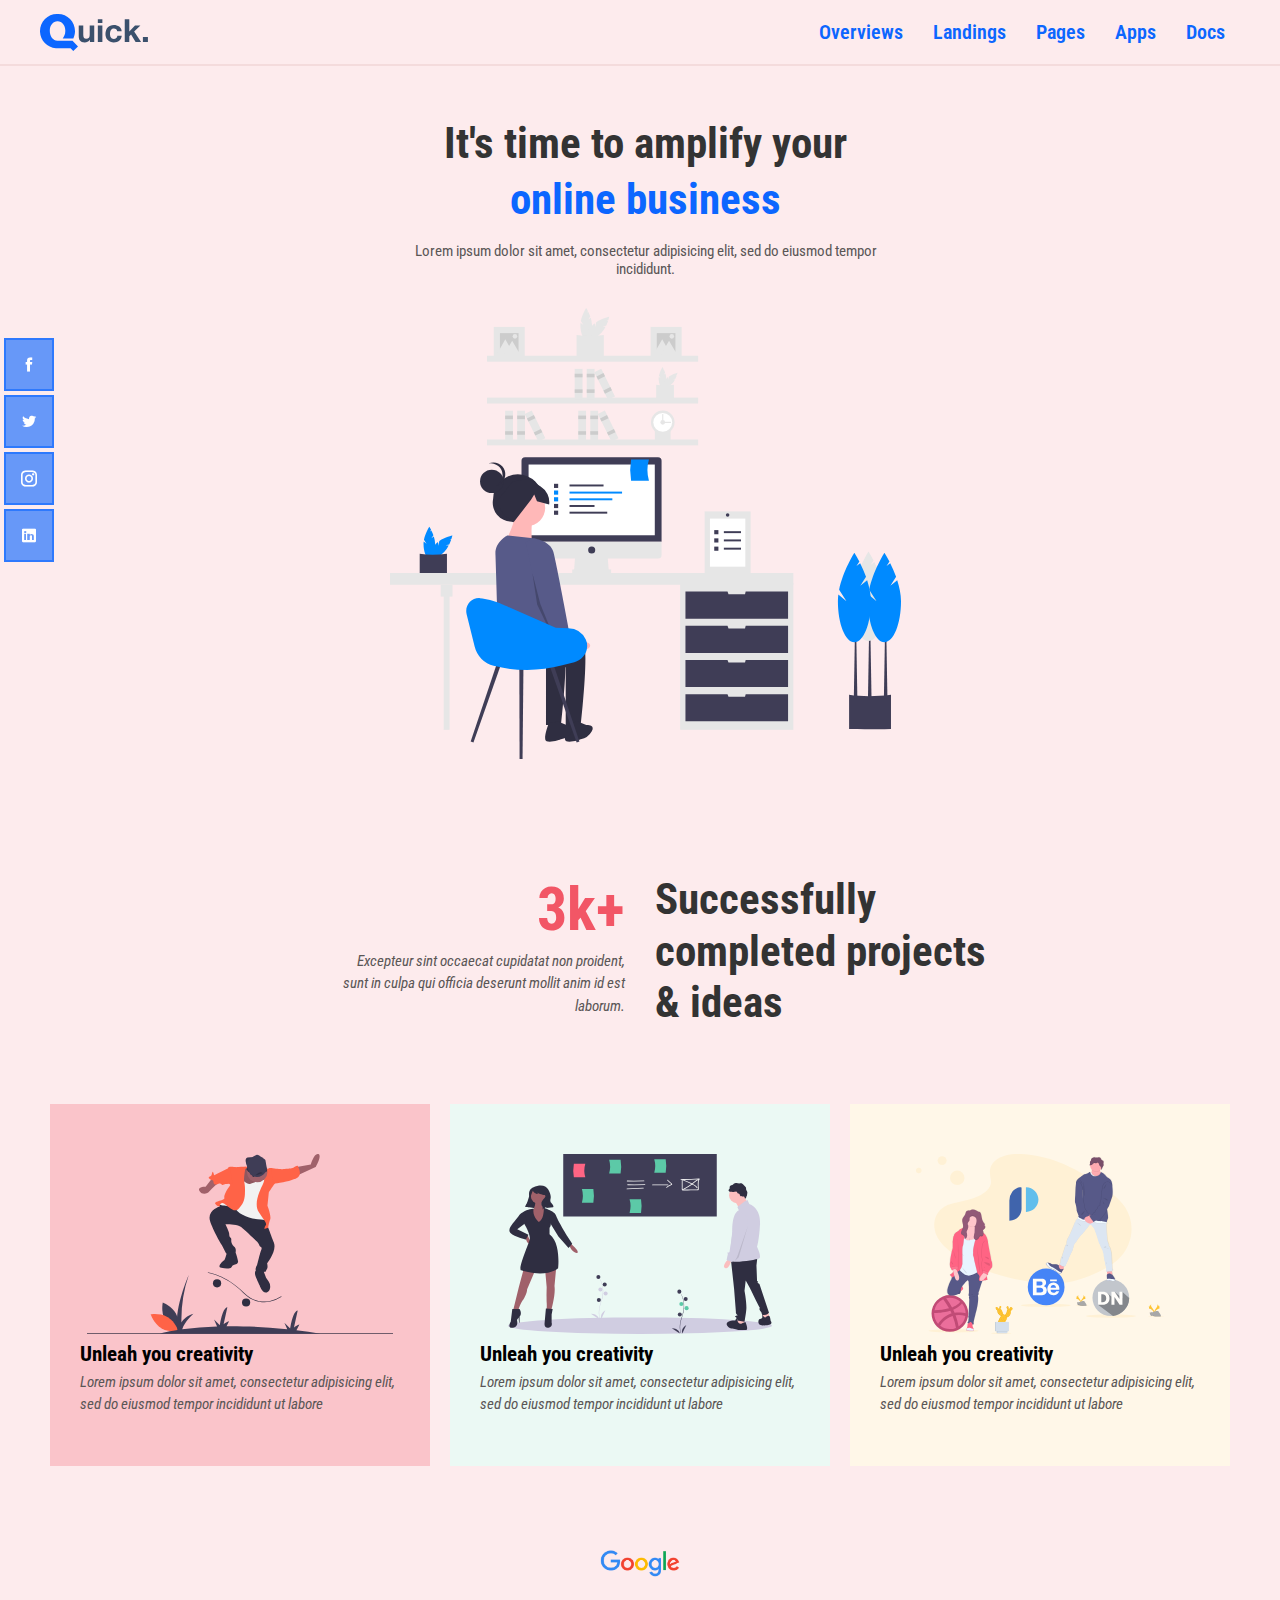
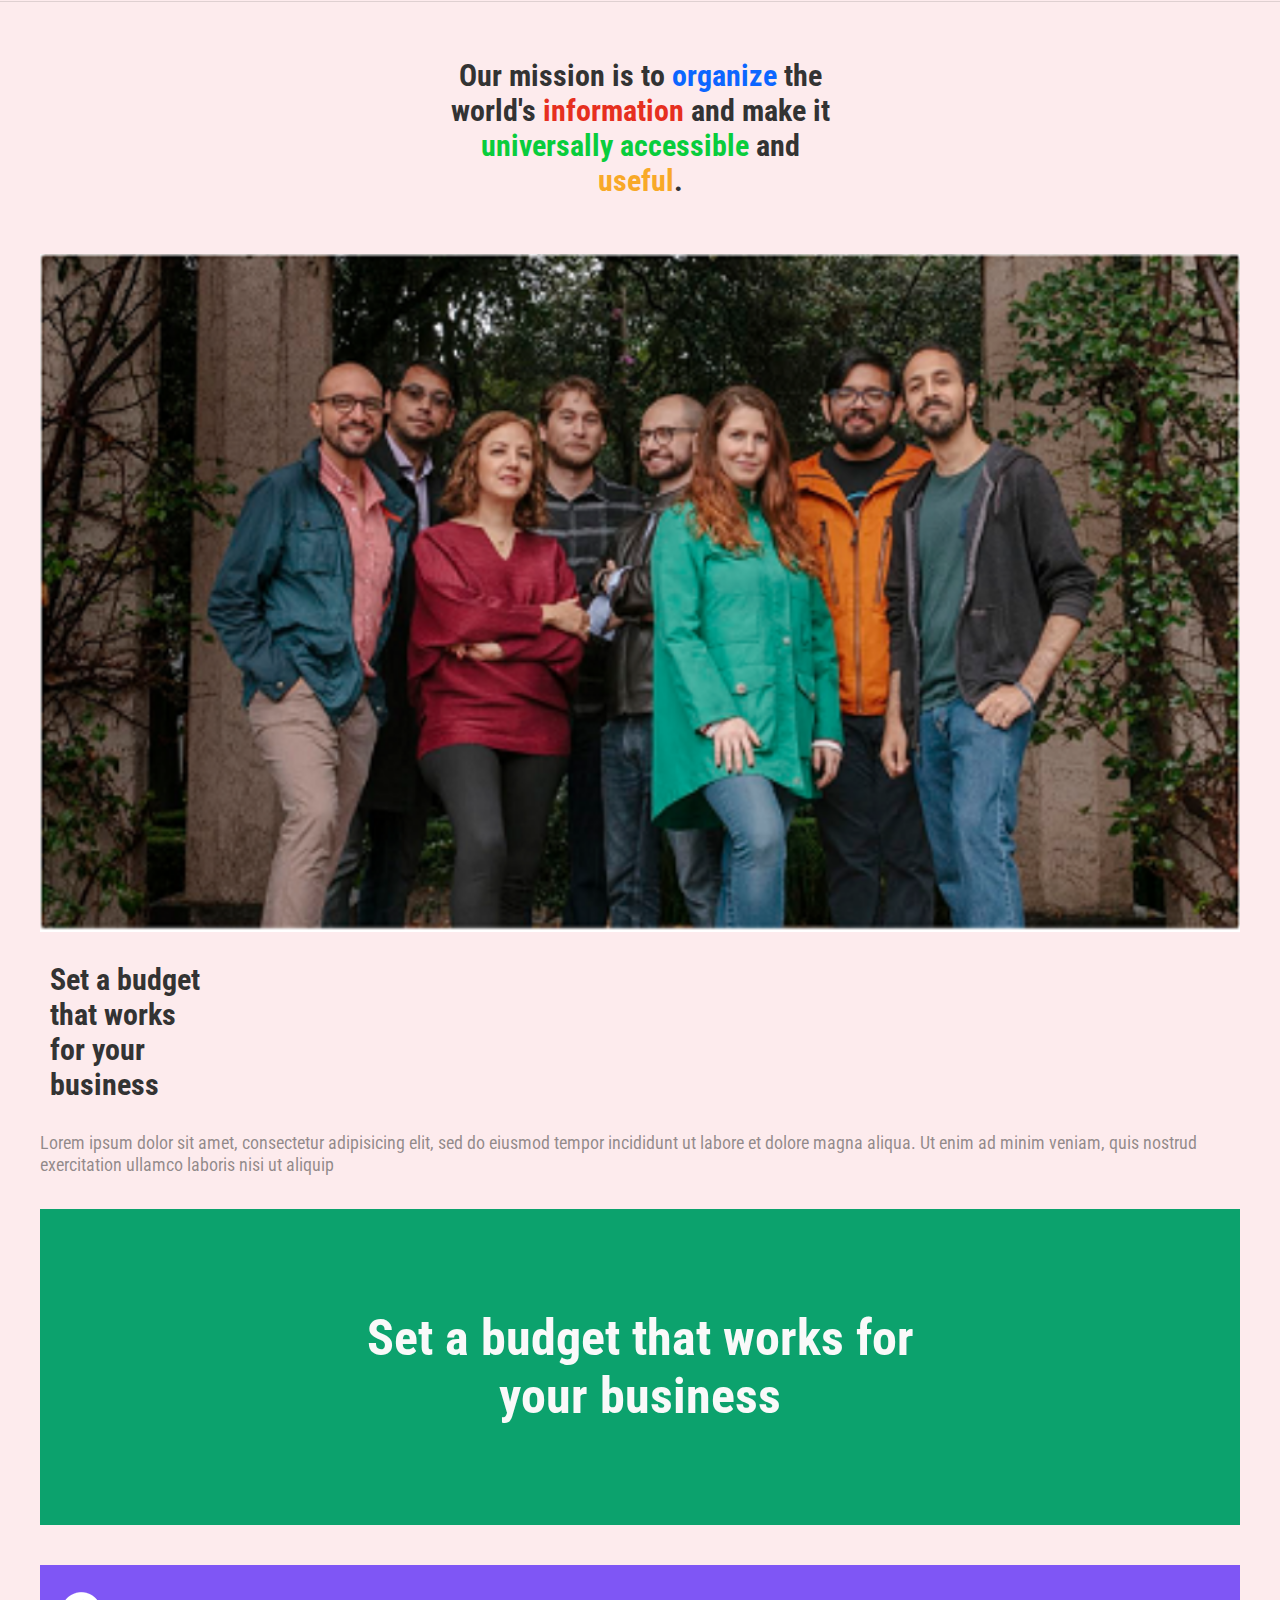
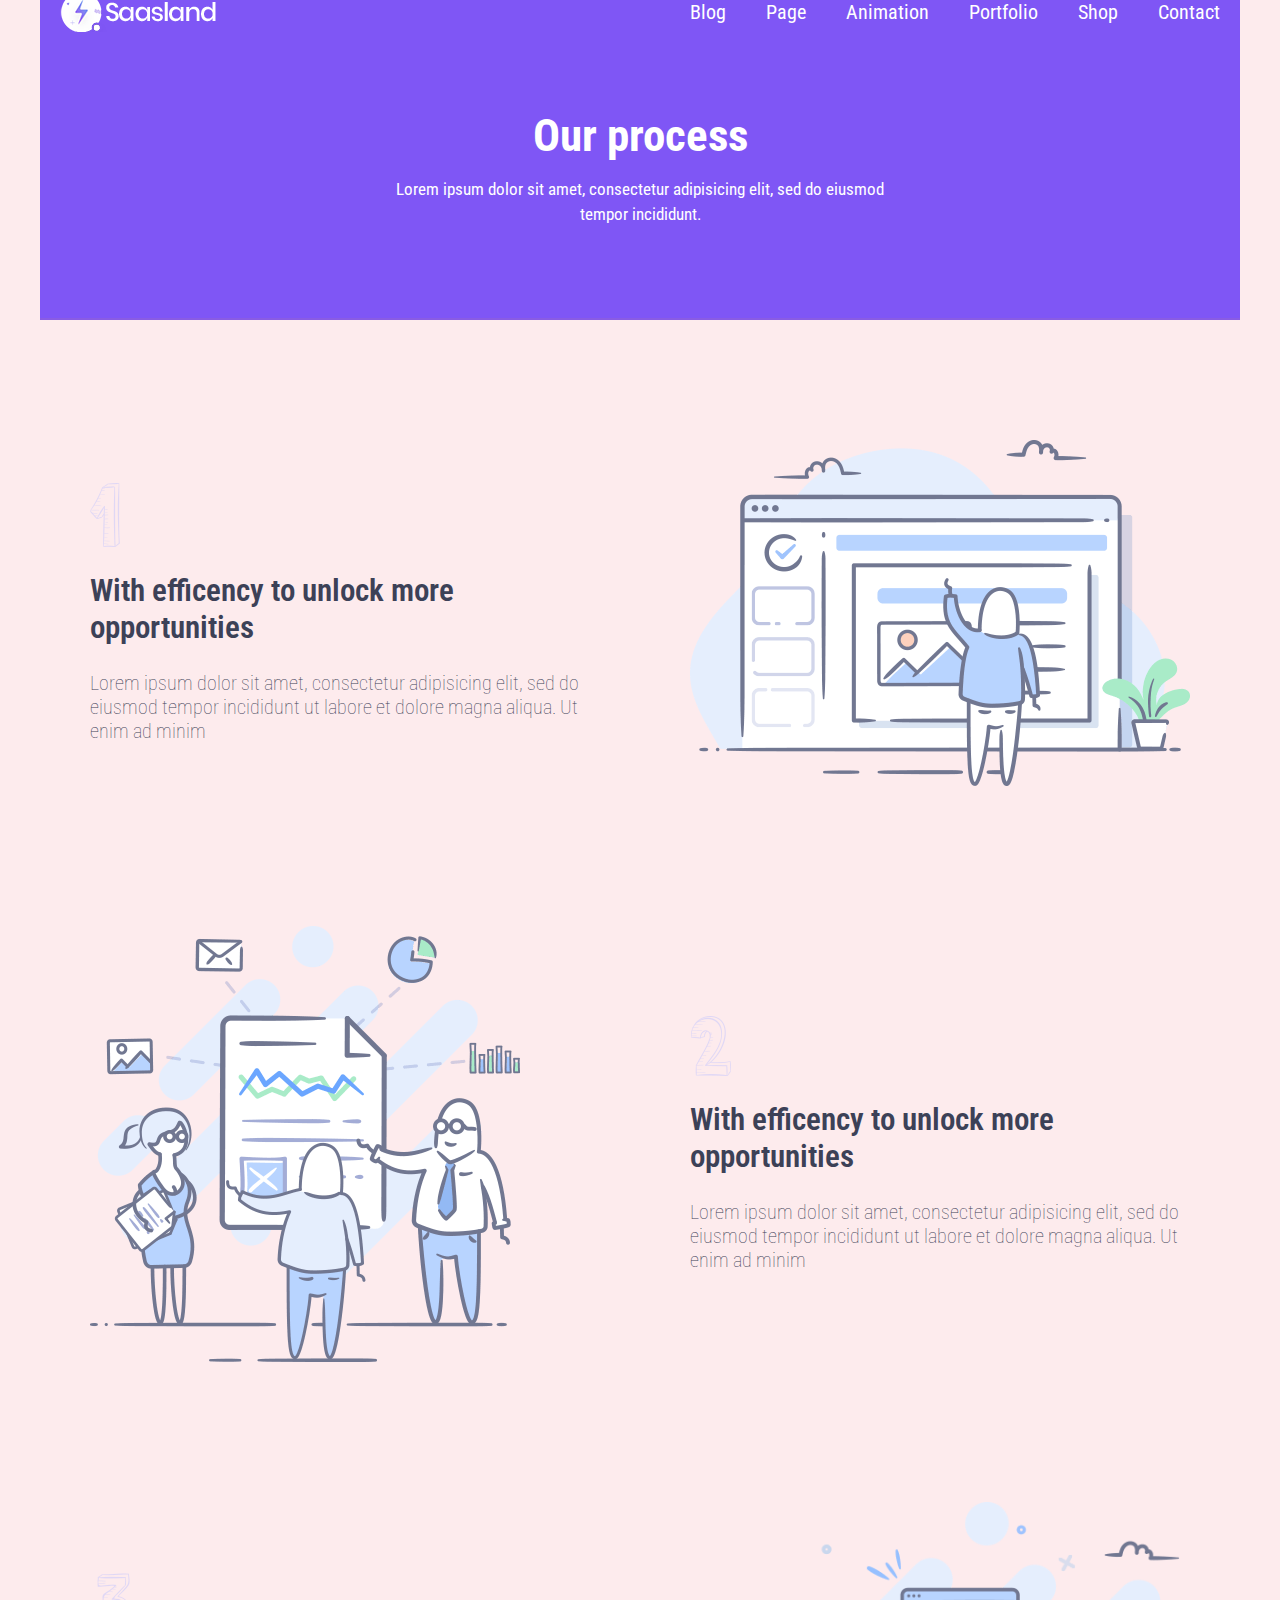
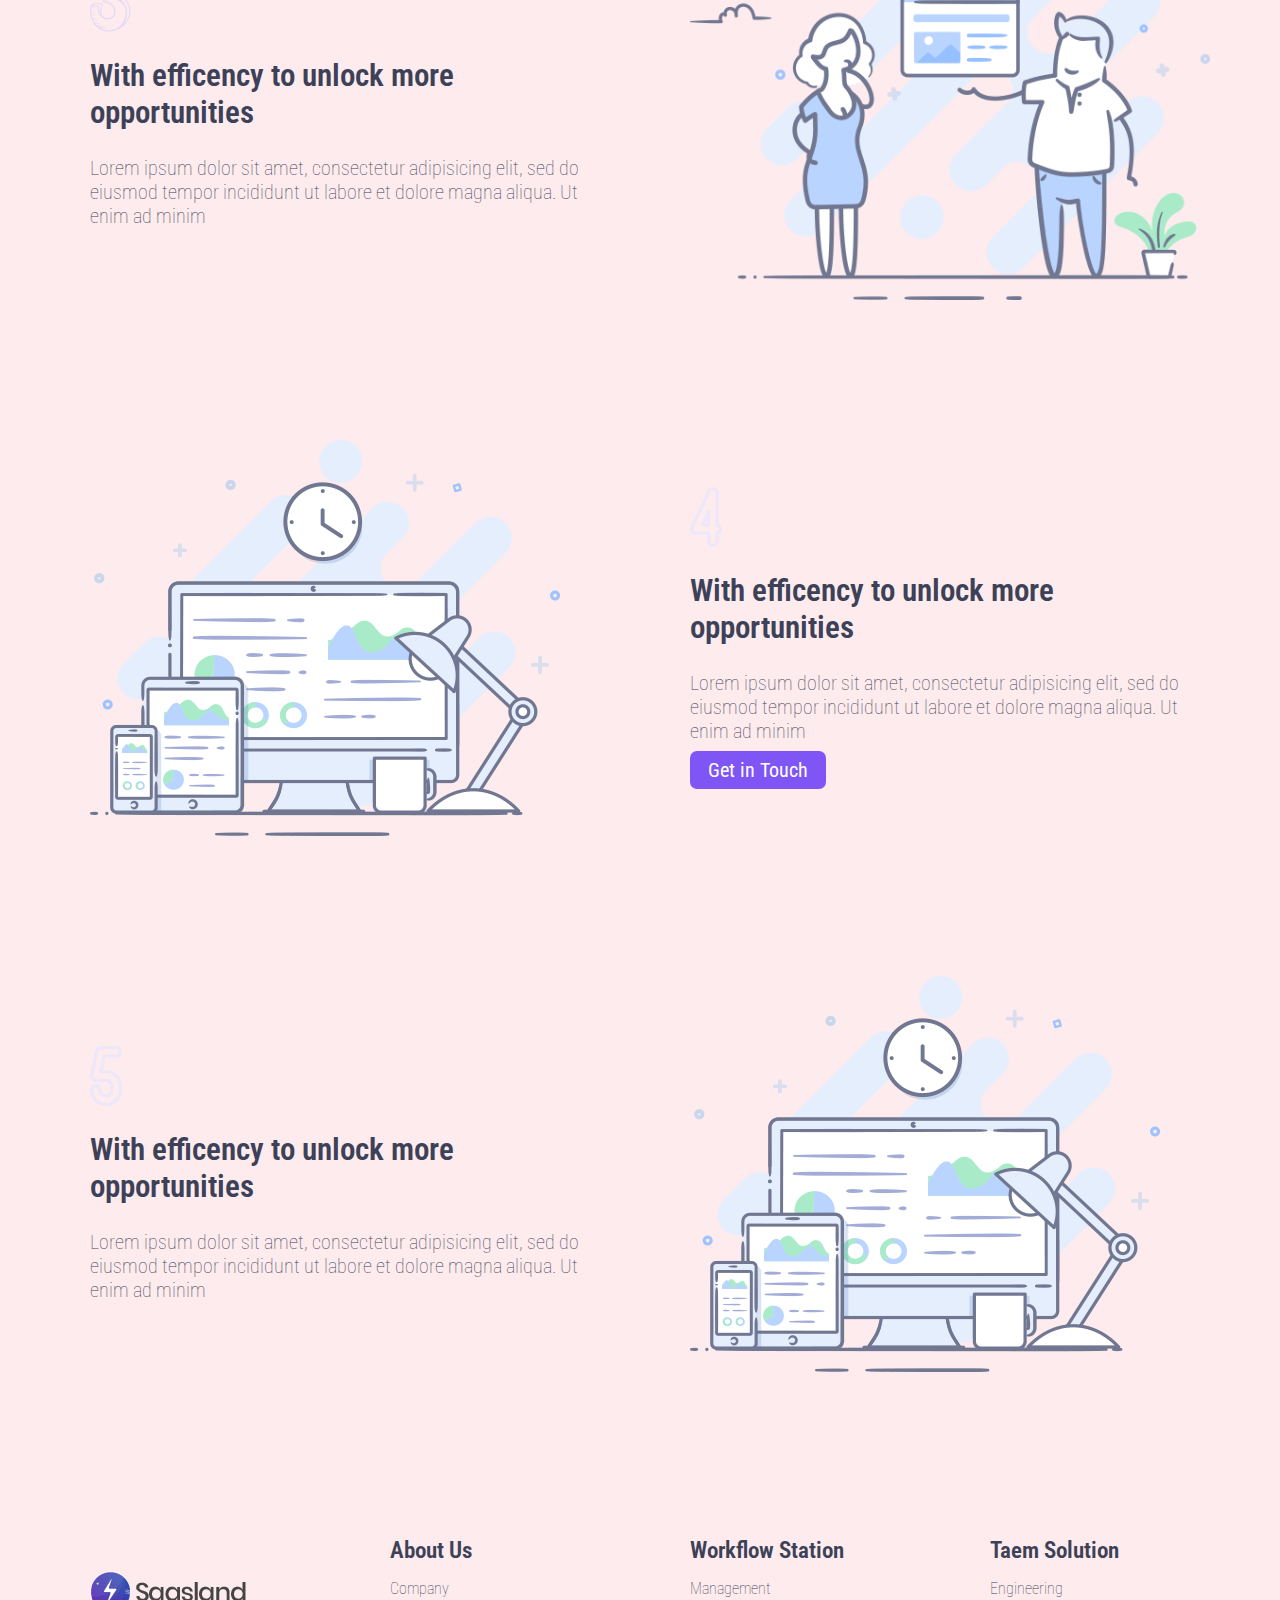
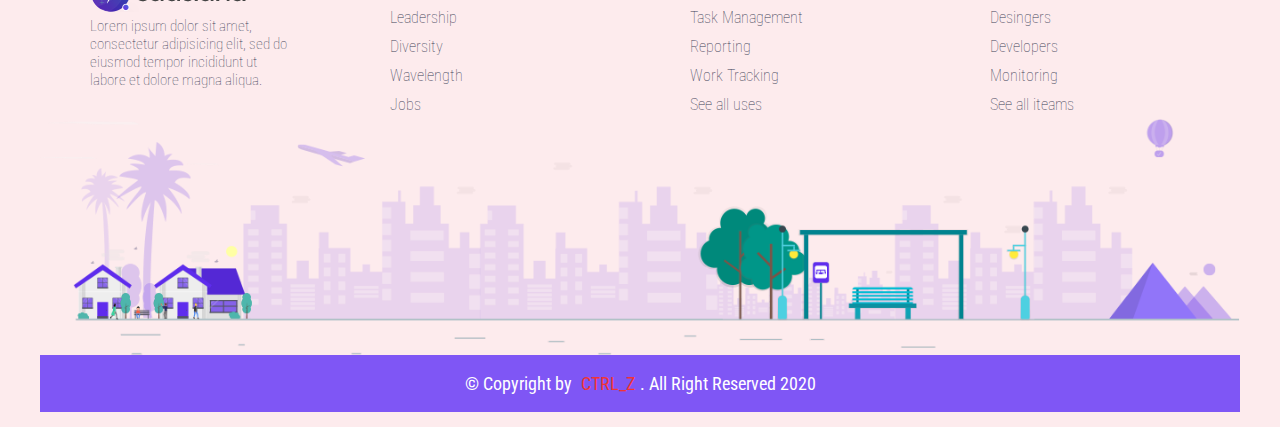
<file: quick_saasland/index.html>
<!DOCTYPE html>
<html>
<head>

	<link rel="icon" href="images/icon.png">
	<title>Quick</title>

	<link rel="stylesheet" type="text/css" href="icofont/icofont.min.css">

	<link rel="stylesheet" type="text/css" href="css/style.css">
</head>
<body>

	<!-- Quick-header part start-->
	<header class="headding">
		<div class="container-1">
			<div class="logo">
				<a href="#"><img src="images/b_image/dark.svg" alt="logo">
				</a>	
			</div>

			<nav class="navigation">
				<ul>
					<li><a href="#">Overviews</a></li>
					<li><a href="#">Landings</a></li>
					<li><a href="#">Pages</a></li>
					<li><a href="#">Apps</a></li>
					<li><a href="#">Docs</a></li>
				</ul>
			</nav>
		</div>		
	</header>
	<!-- Quick-header part end--> 

	<!-- about section-->
	<section class="about-section">
		<div class="container-1">
			<div class="about-content">
				<h1>It's time to amplify your <span>online business</span> 
				</h1>

				<p>Lorem ipsum dolor sit amet, consectetur adipisicing elit, sed do eiusmod tempor incididunt.</p>

				<img src="images/b_image/illustration-1.svg" alt="illustration">
			</div>
			
		</div>					
	</section>
	<!-- about section-->



	<!--project-completion-section start-->
	<section class="project-completion-section">
		<div class="container-1">
			<div class="col1">
				<div class="project-count">
					<h1>3k+</h1>
					<p>Excepteur sint occaecat cupidatat non
					proident, sunt in culpa qui officia deserunt mollit anim id est laborum.</p>
				</div>
			</div>


			<div class="col1">
				<div class="project-content">
					<h1>Successfully completed projects & ideas</h1>
					
				</div>
			</div>
		</div>
		

	</section>
	<!--project-completion-section start-->


	<!-- feature-section start-->
	<section class="feature-section">
		<div class="container-1">
			<!-- col start-->
			<div class="col">
				<div class="feature color1-image">
					<img src="images/b_image/illustration-5.svg" alt="illustration">
					<h3>Unleah you creativity</h3>
					<p>Lorem ipsum dolor sit amet, consectetur adipisicing elit, sed do eiusmod tempor incididunt ut labore </p>

				</div>
				
			</div>
			<!-- col end-->	


			<!-- col start-->
			<div class="col">
				<div class="feature color2-image">
					<img src="images/b_image/illustration-6.svg" alt="illustration">
					<h3>Unleah you creativity</h3>
					<p>Lorem ipsum dolor sit amet, consectetur adipisicing elit, sed do eiusmod tempor incididunt ut labore </p>

				</div>
				
			</div>
			<!-- col end-->


			<!-- col start-->
			<div class="col">
				<div class="feature color3-image">
					<img src="images/b_image/illustration-7.svg" alt="illustration">
					<h3>Unleah you creativity</h3>
					<p>Lorem ipsum dolor sit amet, consectetur adipisicing elit, sed do eiusmod tempor incididunt ut labore </p>

				</div>
				
			</div>
			<!-- col end-->
		</div>	
	</section>
	<!-- feature-section start-->



	<!--header part start-->
	<header class="header">
		<a href="#"> 
			<img src="images/logo.png" alt="logo" title="Google">
		</a>
	</header>
	<!--header part end-->

	<!--main content section part start-->
	<setion class="main-content-section">

		<!--main container part start-->
		<div class="container">

			<div class="paragraph">
				<h1>Our mission is to <span class="color1">organize</span> the world's <span class="color2">information</span> and make it <span class="color3"> universally accessible</span> and <span class="color4">useful</span>. </h1>
			</div>

			<div class="image">
				<img src="images/design.png" alt="image">
			</div>

			<div class="text">
				<h2>Set a budget that works for your business</h2>
			</div>

			<div class="text-paragraph">
				<p>Lorem ipsum dolor sit amet, consectetur adipisicing elit, sed do eiusmod
				tempor incididunt ut labore et dolore magna aliqua. Ut enim ad minim veniam,
				quis nostrud exercitation ullamco laboris nisi ut aliquip</p>
			</div>

			<div class="text-footer">
				<h1>Set a budget that works for your business</h1>
			</div>


		</div>
		<!--main container part end-->
	</setion>
	<!--main content section part end-->






	<!--saasland project start-->

	<!-- sassland-header part start-->
	<header class="saasland-header">
		<div class="container-2 flex">
			<div class="saas-logo">
				<a href="#"><img src="images/saasland/logo.png" alt="logo">
				</a>	
			</div>

			<nav class="saas-navigation">
				<ul>
					<li><a href="#">Blog</a></li>
					<li><a href="#">Page</a></li>
					<li><a href="#">Animation</a></li>
					<li><a href="#">Portfolio</a></li>
					<li><a href="#">Shop</a></li>
					<li><a href="#">Contact</a></li>
				</ul>
			</nav>
		</div>

		<div class="container-2">
			<div class="saas-banner">
				<h1>Our process</h1>
				<p>Lorem ipsum dolor sit amet, consectetur adipisicing elit, sed do eiusmod tempor incididunt.</p>
			</div>
			
		</div>					
	</header>
	<!-- saasland-header part end--> 


	<!--saas-feature-section start-->
	<section class="saas-feature-section">
		<div class="container-2">
			<!--flex part start-->
			<div class="flex">
				<div class="saas-col">
					<div class="saas-feature-content">
						<img src="images/saasland/1.png" alt="one">
						<h2>With efficency to unlock more opportunities</h2>
						<P>Lorem ipsum dolor sit amet, consectetur adipisicing elit, sed do eiusmod tempor incididunt ut labore et dolore magna aliqua. Ut enim ad minim</P>
					</div>
				</div>
				<div class="saas-col">
					<div class="saas-feature-img">
						<img src="images/saasland/process_1.png" alt="process">
					</div>
				</div>
			</div>
			<!--flex part end-->

			<!--flex part start-->
			<div class="flex">

				<div class="saas-col">
					<div class="saas-feature-img">
						<img src="images/saasland/process_2.png" alt="process">
					</div>
				</div>

				<div class="saas-col">
					<div class="saas-feature-content">
						<img src="images/saasland/2.png" alt="one">
						<h2>With efficency to unlock more opportunities</h2>
						<P>Lorem ipsum dolor sit amet, consectetur adipisicing elit, sed do eiusmod tempor incididunt ut labore et dolore magna aliqua. Ut enim ad minim</P>
					</div>
				</div>
			</div>
			<!--flex part end-->


			<!--flex part start-->
			<div class="flex">
				<div class="saas-col">
					<div class="saas-feature-content">
						<img src="images/saasland/3.png" alt="one">
						<h2>With efficency to unlock more opportunities</h2>
						<P>Lorem ipsum dolor sit amet, consectetur adipisicing elit, sed do eiusmod tempor incididunt ut labore et dolore magna aliqua. Ut enim ad minim</P>
					</div>
				</div>
				<div class="saas-col">
					<div class="saas-feature-img">
						<img src="images/saasland/process_3.png" alt="process">
					</div>
				</div>
			</div>
			<!--flex part end-->



			<!--flex part start-->
			<div class="flex">

				<div class="saas-col">
					<div class="saas-feature-img">
						<img src="images/saasland/process_4.png" alt="process">
					</div>
				</div>

				<div class="saas-col">
					<div class="saas-feature-content">
						<img src="images/saasland/4.png" alt="one">
						<h2>With efficency to unlock more opportunities</h2>
						<P>Lorem ipsum dolor sit amet, consectetur adipisicing elit, sed do eiusmod tempor incididunt ut labore et dolore magna aliqua. Ut enim ad minim</P>
						<a href="#">Get in Touch</a>
					</div>
				</div>
			</div>
			<!--flex part end-->


			<!--flex part start-->
			<div class="flex">
				<div class="saas-col">
					<div class="saas-feature-content">
						<img src="images/saasland/5.png" alt="one">
						<h2>With efficency to unlock more opportunities</h2>
						<P>Lorem ipsum dolor sit amet, consectetur adipisicing elit, sed do eiusmod tempor incididunt ut labore et dolore magna aliqua. Ut enim ad minim</P>
					</div>
				</div>
				<div class="saas-col">
					<div class="saas-feature-img">
						<img src="images/saasland/process_4.png" alt="process">
					</div>
				</div>
			</div>
			<!--flex part end-->

		</div>		
	</section>
	<!--saas-feature-section end-->


	<!--saasland footer part start-->
	<section class="saas-footer-section">
		<div class="container-2">
			<div class="flex">
				<div class="saas-footer-col">
					<div class="saas-footer-content">
						<a href="#"><img src="images/saasland/logo2.png" alt="footer-logo"></a>
						<p>Lorem ipsum dolor sit amet, consectetur adipisicing elit, sed do eiusmod
						tempor incididunt ut labore et dolore magna aliqua.</p>
					</div>
				</div>
				<div class="saas-footer-col">
					<h3>About Us</h3>
					<ul>
						<li><a href="#">Company</a></li>
						<li><a href="#">Leadership</a></li>
						<li><a href="#">Diversity</a></li>
						<li><a href="#">Wavelength</a></li>
						<li><a href="#">Jobs</a></li>
					</ul>
				</div>

				<div class="saas-footer-col">
					<h3>Workflow Station</h3>
					<ul>
						<li><a href="#">Management</a></li>
						<li><a href="#">Task Management</a></li>
						<li><a href="#">Reporting</a></li>
						<li><a href="#">Work Tracking</a></li>
						<li><a href="#">See all uses</a></li>
					</ul>
				</div>

				<div class="saas-footer-col">
					<h3>Taem Solution</h3>
					<ul>
						<li><a href="#">Engineering</a></li>
						<li><a href="#">Desingers</a></li>
						<li><a href="#">Developers</a></li>
						<li><a href="#">Monitoring</a></li>
						<li><a href="#">See all iteams</a></li>
					</ul>
				</div>

			</div>

			<img src="images/saasland/footer_bg.png" alt="footer background image">
		</div>		
	</section>
	<!--saasland footer part start-->
	<!--saasland project end-->





<!--footer part start-->
<footer>
	<p>&copy; Copyright by <a href="#">CTRL_Z</a>. All Right Reserved 2020</p>
</footer>
<!--footer part start-->



	<!--icon positioning start-->
	<ul class="social-position">
		<li><a href="#"><i class="icofont-facebook"></i></a></li>
		<li><a href="#"><i class="icofont-twitter"></i></a></li>
		<li><a href="#"><i class="icofont-instagram"></i></a></li>
		<li><a href="#"><i class="icofont-linkedin"></i></a></li>
	</ul>
	<!--icon positioning end-->


</body>
</html>
</file>
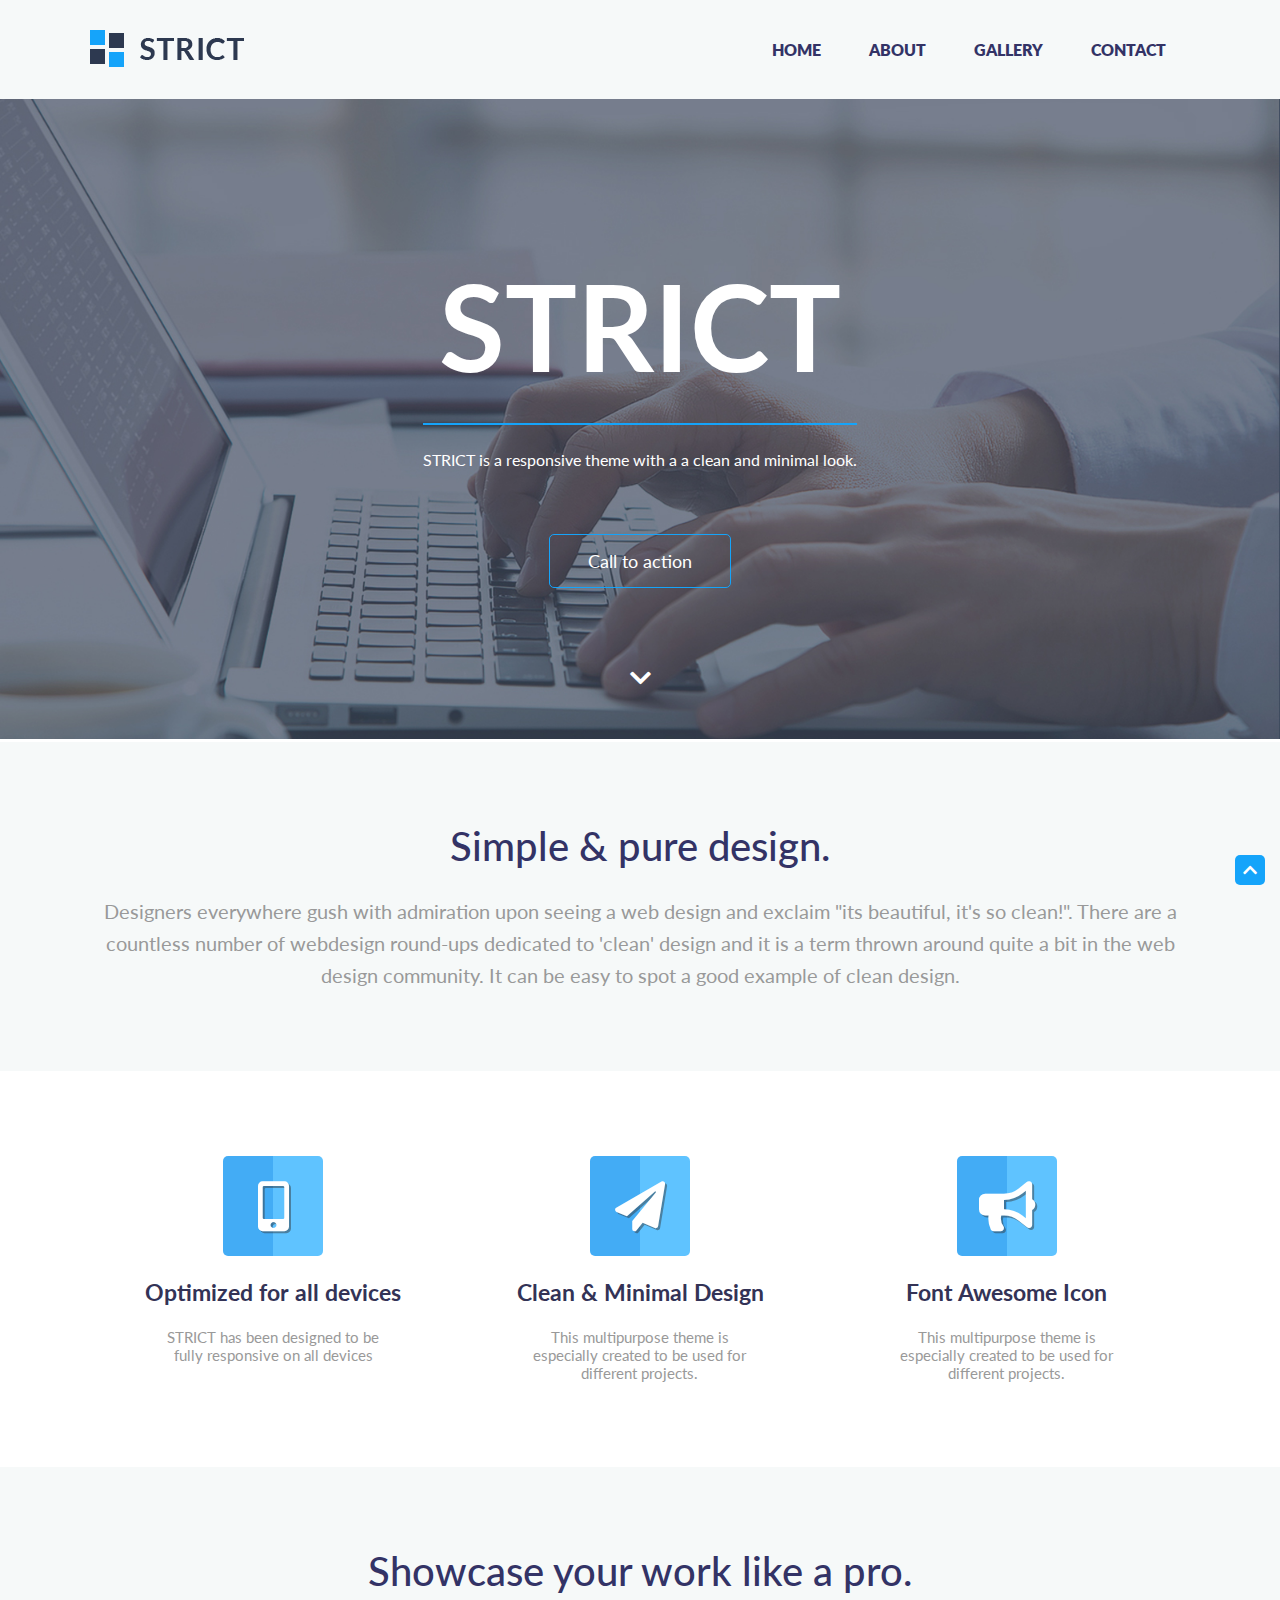
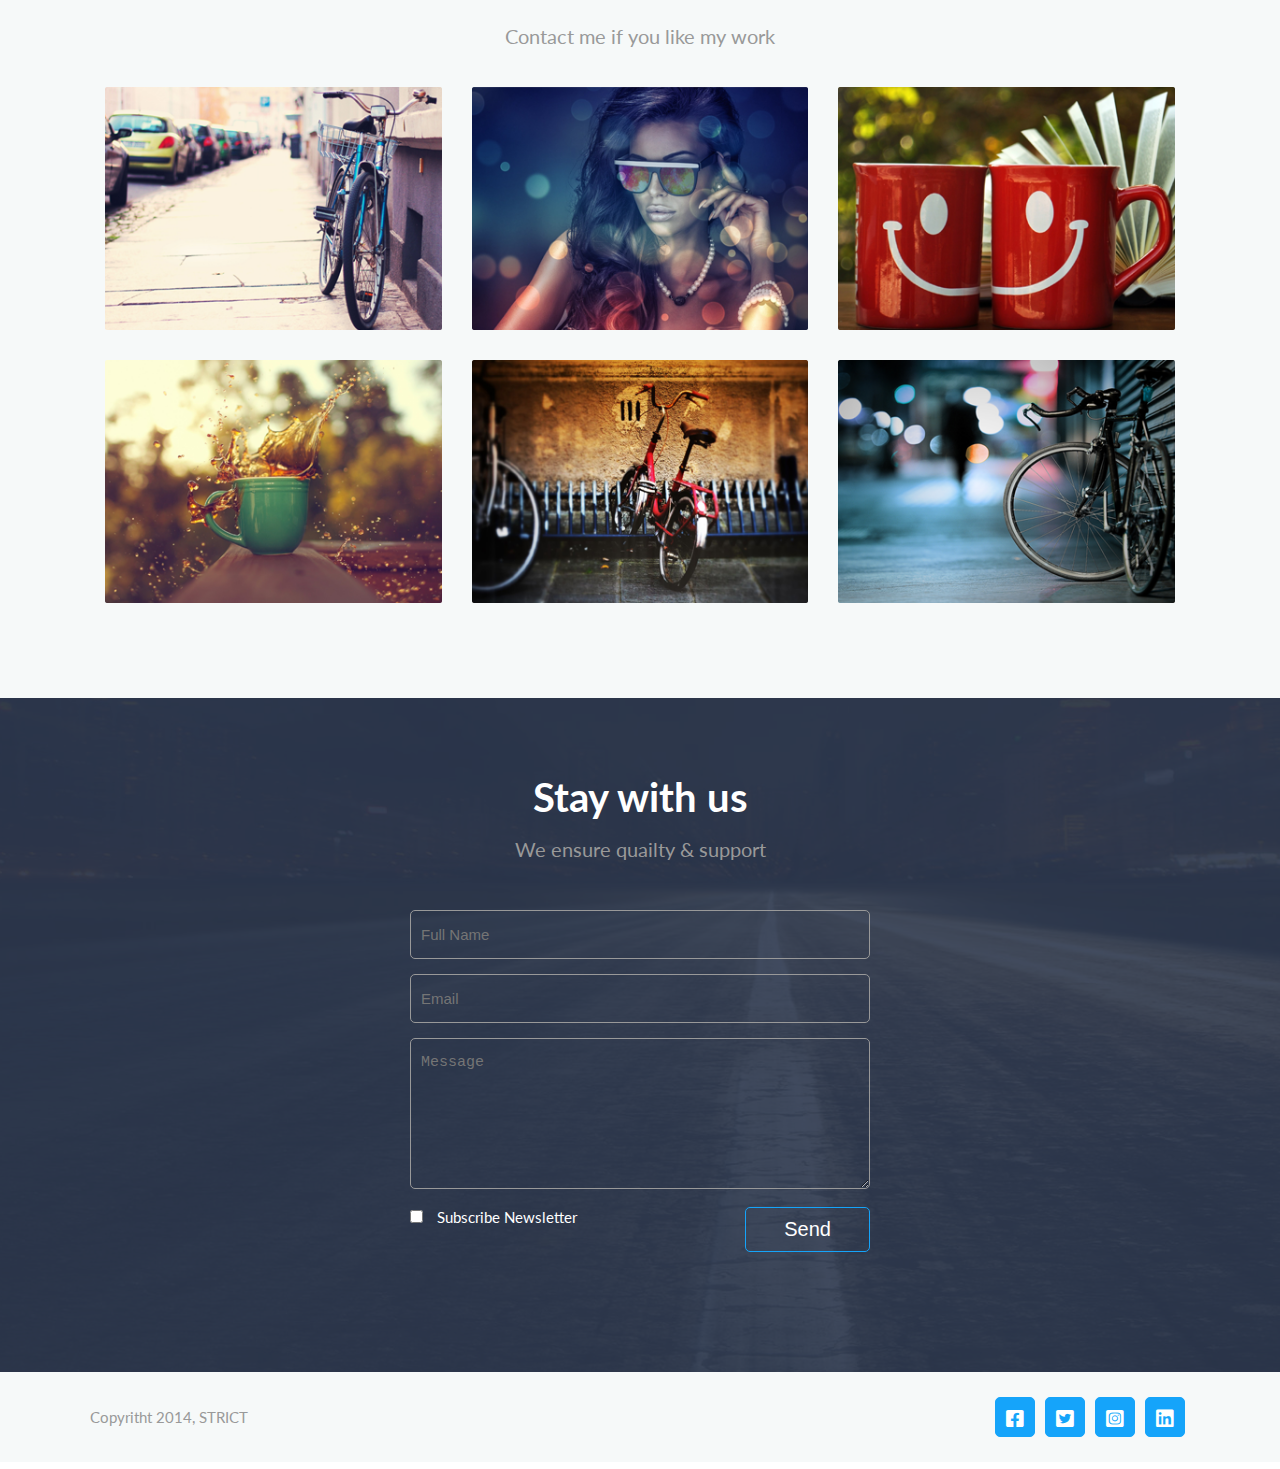
<file: strict/index.html>
<!DOCTYPE html>
<html>
<head>
	<title>Strict</title>

	<link rel="icon" href="images/S-logo.png">
	<link rel="stylesheet" type="text/css" href="css/style.css">
	<link rel="stylesheet" type="text/css" href="css/media.css">
	<link rel="stylesheet" type="text/css" href="fontawesome/css/all.min.css">
</head>
<body>

	<!--header part start-->
	<header>
		<div class="container">
			<!--flex part start-->
			<div class="flex align-center">
				<!--logo part start-->
				<div class="logo">
					<a href="#">
						<img src="images/Strict.png" alt="logo">
					</a>	
				</div>
				<!--logo part end-->
		
				<!--navigation part start-->
				<nav>
					<ul>
						<li>
							<a href="#home">HOME</a>
						</li>
						<li>
							<a href="#about">ABOUT</a>
						</li>
						<li>
							<a href="#gallery">GALLERY</a>
						</li>
						<li>
							<a href="#contact">CONTACT</a>
						</li>
					</ul>
				</nav>
				<!--navigation part end-->
			</div>
			<!--flex part end-->
		</div>
	</header>
	<!--header part end-->


	<!--banner part start-->
	<section class="banner-section" id="home">
		
			<img src="images/banner.jpg">
			<!--banner content start-->
			<div class="banner-content">
				<h1>STRICT</h1>
				<span></span>
				<p>STRICT is a responsive theme with a a clean and minimal look.</p>
				<a href="#" class="btn">Call to action</a>
			</div>
			<!--banner content end-->
			<a href="#feature-section" class="arrow"><i class="fas fa-chevron-down"></i></a>
		
	</section>
	<!--banner part start-->


	<!--about section start-->
	<section class="about-section" id="about">
		<div class="container">
				<h2>Simple & pure design.</h2>
				<p>Designers everywhere gush with admiration upon seeing a web design and exclaim "its beautiful, it's so clean!". There are a countless number of webdesign round-ups dedicated to 'clean' design and it is a term thrown around quite a bit in the web design community. It can be easy to spot a good example of clean design.</p>
		</div>
	</section>
	<!--about section end-->


	<!--feature section start-->
	<section class="feature-section" id="feature-section">
		<div class="container">
			<div class="flex">
				<!--column start-->
				<div class="col">
					<div class="feature">
						<span><i class="fas fa-mobile-alt"></i></span>
						<h3>Optimized for all devices</h3>
						<p>STRICT has been designed to be fully responsive on all devices</p>
					</div>
				</div>
				<!--column end-->
				<!--column start-->
				<div class="col">
					<div class="feature">
						<span><i class="fas fa-paper-plane"></i></span>
						<h3>Clean & Minimal Design</h3>
						<p>This multipurpose theme is especially created to be used for different projects.</p>
					</div>
				</div>
				<!--column end-->
				<!--column start-->
				<div class="col">
					<div class="feature">
						<span><i class="fas fa-bullhorn"></i></span>
						<h3>Font Awesome Icon</h3>
						<p>This multipurpose theme is especially created  to be used for different projects.</p>
					</div>
				</div>
				<!--column end-->
			</div>
		</div>
	</section>
	<!--feature section end-->

	<!--showcase section start-->
	<section class="showcase-section" id="gallery">
		<div class="container">
			<h2>Showcase your work like a pro.</h2>
			<p> Contact me if you like my work</p>

			<div class="flex">
				<!--column start-->
				<div class="col">
					<div class="showcase">
						<img src="images/gallery1.png" alt="showcase">
						<div class="overlay"></div>
						<ul>
							<li><a href="#"><i class="fas fa-search-plus"></i></a></li>
							<li><a href="#"><i class="fas fa-link"></i></a></li>
						</ul>
					</div>
				</div>
				<!--column end-->
				<!--column start-->
				<div class="col">
					<div class="showcase">
						<img src="images/gallery2.png" alt="showcase">
						<div class="overlay"></div>
						<ul>
							<li><a href="#"><i class="fas fa-search-plus"></i></a></li>
							<li><a href="#"><i class="fas fa-link"></i></a></li>
						</ul>
					</div>
				</div>
				<!--column end-->
				<!--column start-->
				<div class="col">
					<div class="showcase">
						<img src="images/gallery3.png" alt="showcase">
						<div class="overlay"></div>
						<ul>
							<li><a href="#"><i class="fas fa-search-plus"></i></a></li>
							<li><a href="#"><i class="fas fa-link"></i></a></li>
						</ul>
					</div>
				</div>
				<!--column end-->
				<!--column start-->
				<div class="col">
					<div class="showcase">
						<img src="images/gallery4.png" alt="showcase">
						<div class="overlay"></div>
						<ul>
							<li><a href="#"><i class="fas fa-search-plus"></i></a></li>
							<li><a href="#"><i class="fas fa-link"></i></a></li>
						</ul>
					</div>
				</div>
				<!--column end-->
				<!--column start-->
				<div class="col">
					<div class="showcase">
						<img src="images/gallery5.png" alt="showcase">
						<div class="overlay"></div>
						<ul>
							<li><a href="#"><i class="fas fa-search-plus"></i></a></li>
							<li><a href="#"><i class="fas fa-link"></i></a></li>
						</ul>
					</div>
				</div>
				<!--column end-->
				<!--column start-->
				<div class="col">
					<div class="showcase">
						<img src="images/gallery6.png" alt="showcase">
						<div class="overlay"></div>
						<ul>
							<li><a href="#"><i class="fas fa-search-plus"></i></a></li>
							<li><a href="#"><i class="fas fa-link"></i></a></li>
						</ul>
					</div>
				</div>
				<!--column end-->
			</div>
		</div>
	</section>
	<!--showcase section end-->

	<!--contact section start-->
	<section class="contact-section">
		<div class="overlay"></div>

		<div class="container">
			<div class="flex">
				<div class="contact-form">
					<h2>Stay with us</h2>
					<p>We ensure quailty & support</p>

					<form>
						<input type="text" placeholder="Full Name">
						<input type="email" placeholder="Email">
						<textarea placeholder="Message" rows="7"></textarea>
						<ul>
							<li>
								<input type="checkbox"> <label>Subscribe Newsletter</label>
							</li>
							<li>
								<input type="submit" value="Send">
							</li>
						</ul>
					</form>
				</div>
			</div>
		</div>
	</section>
	<!--contact section end-->


	<!--footer section start-->
	<footer id="contact">
		<div class="container">
			<div class="flex align-center">
				<div class="copyright">
					<p>Copyritht 2014, STRICT</p>
				</div>
				<div class="social">
					<ul>
						<li><a href="#"><i class="fab fa-facebook-square"></i></a></li>
						<li><a href="#"><i class="fab fa-twitter-square"></i></a></li>
						<li><a href="#"><i class="fab fa-instagram-square"></i></a></li>
						<li><a href="#"><i class="fab fa-linkedin"></i></a></li>
					</ul>
				</div>
			</div>
		</div>
	</footer>
	<!--footer section end-->	


	<!--arraow up start-->
	<a href="#" class="arrow-top" id="home"><i class="fas fa-chevron-up"></i></a>
	<!--arraow up end-->

</body>
</html>
</file>
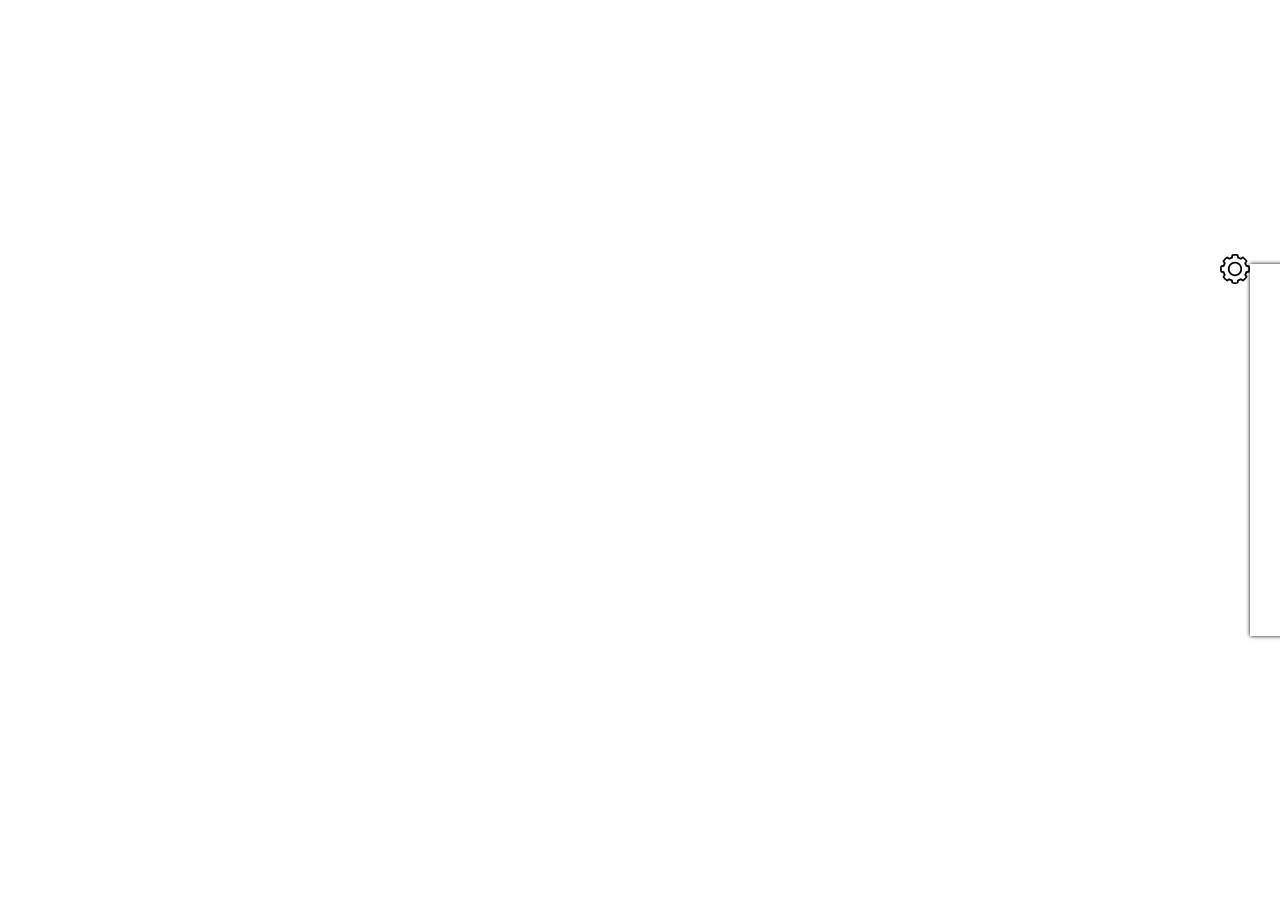
<file: using_jQuery/index.html>
<!doctype html>
<html lang="en">
  <head>
    <!-- Required meta tags -->
    <meta charset="utf-8">
    <meta name="viewport" content="width=device-width, initial-scale=1">

    <!-- Bootstrap CSS -->
    <link rel="stylesheet" href="https://stackpath.bootstrapcdn.com/bootstrap/5.0.0-alpha2/css/bootstrap.min.css" integrity="sha384-DhY6onE6f3zzKbjUPRc2hOzGAdEf4/Dz+WJwBvEYL/lkkIsI3ihufq9hk9K4lVoK" crossorigin="anonymous">

    <link rel="stylesheet" href="css/style.css">

    <title>jQuery</title>
  </head>
  <body>

    <div class="settings">
      <img src="images/settings.svg" alt="settings">

      <ul class="nav">
        <li><span class="bg-primary"></span></li>
        <li><span class="bg-success"></span></li>
        <li><span class="bg-info"></span></li>
        <li><span class="bg-dark"></span></li>
        <li><span class="bg-danger"></span></li>
        <li><span class="bg-secondary"></span></li>
    </div>

    <div class="container m-auto banner my-5 parallax-background">
      
 <!--      <button class="btn btn-danger">Red</button>
      <button class="btn btn-success">green</button>
      <button class="btn btn-primary">Blue</button>
      <button class="btn btn-dark">Black</button> -->
    <div class="parallax-inner" style="background-image: url('https://cdn.pixabay.com/photo/2019/11/10/11/33/portrait-4615580_1280.jpg')">
    </div>

      <div id="particles-js"></div>


    </div>





    <script src="https://code.jquery.com/jquery-3.5.1.min.js"></script>

    <script src="js/script.js"></script>

    <script src="js/particles.min.js"></script>

    <script src="js/app.js"></script>

    <script src="js/parallax.js"></script>

    <!-- jQuery-start -->
    <script>

      // <!--parallax-mouse-move-start>

      $('.parallax-background').parallaxBackground({
          event: 'mouse_move',
          animation_type: 'rotate',
          animate_duration: 1,
          zoom: 5,
          rotate_perspective: 1000

      });


      // <!--parallax-mouse-move-end>
      
    </script>
    <!-- jQuery-end -->

  </body>
</html>
</file>
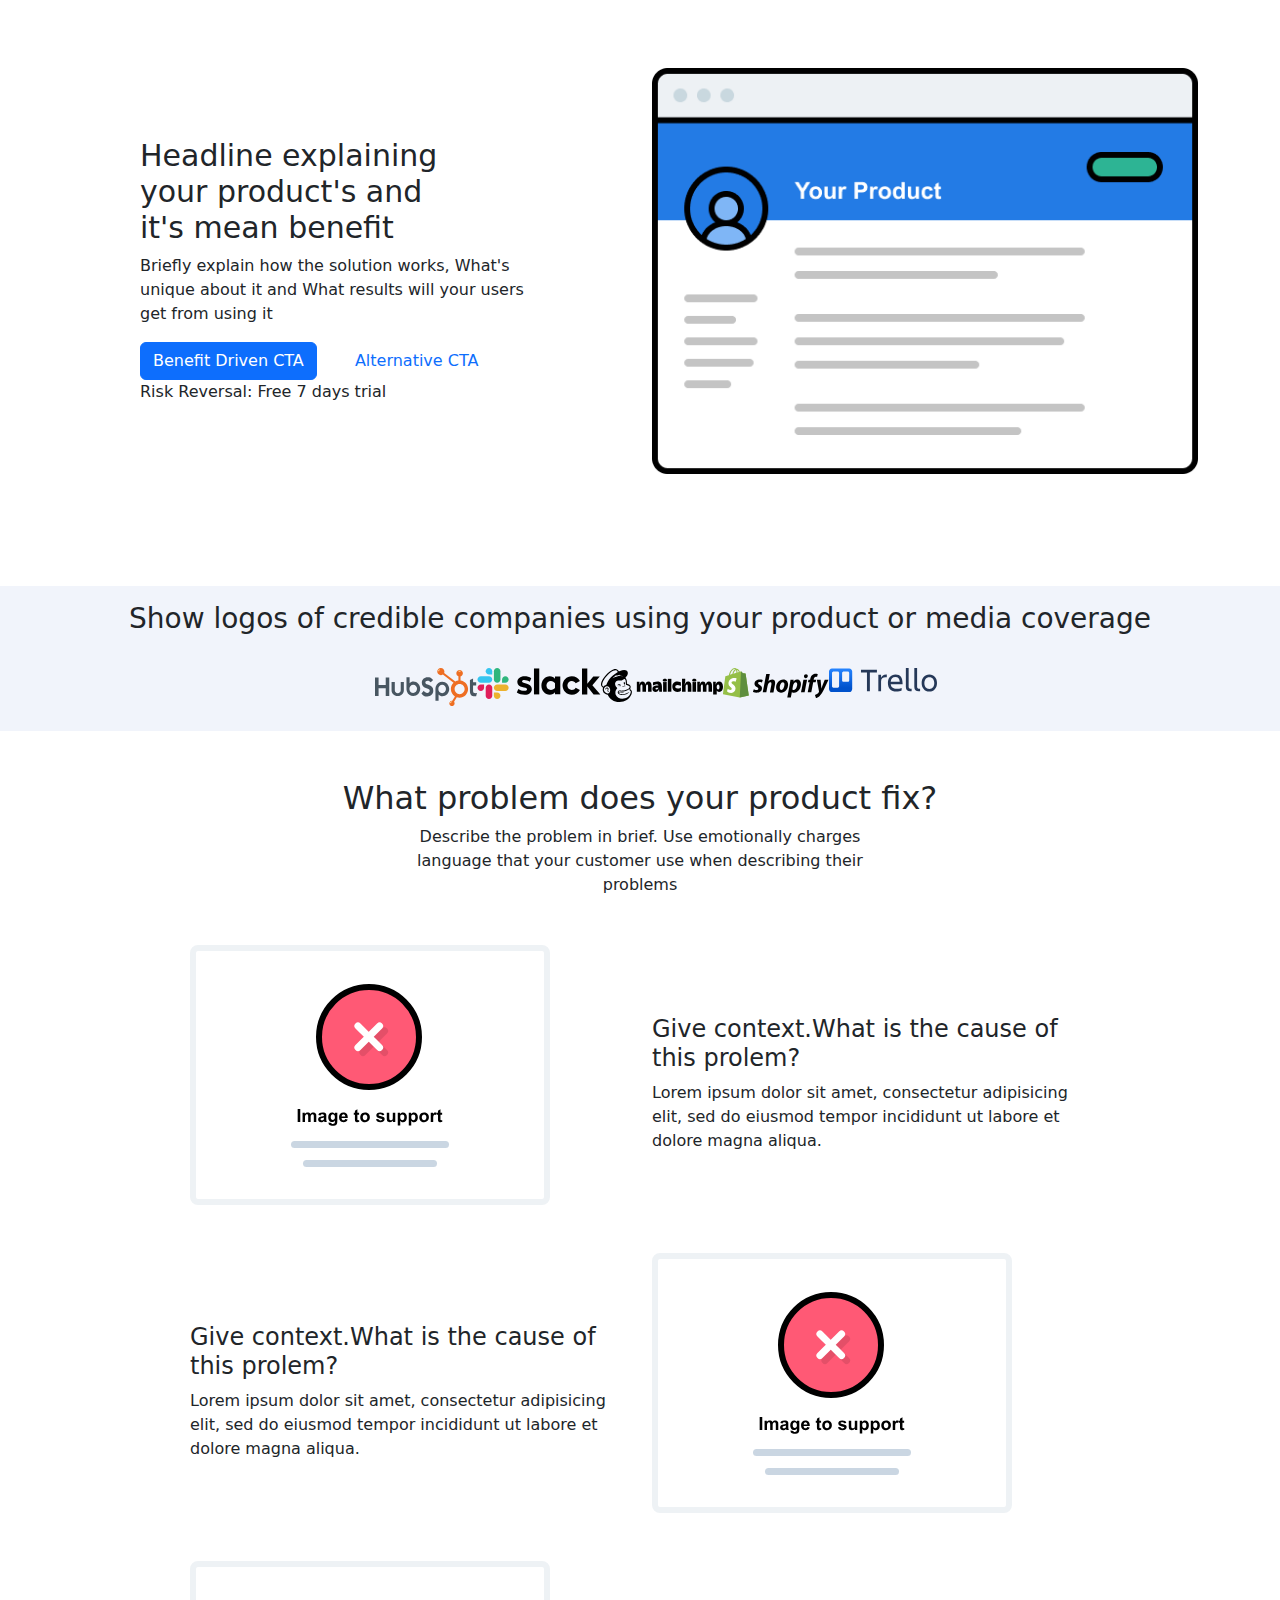
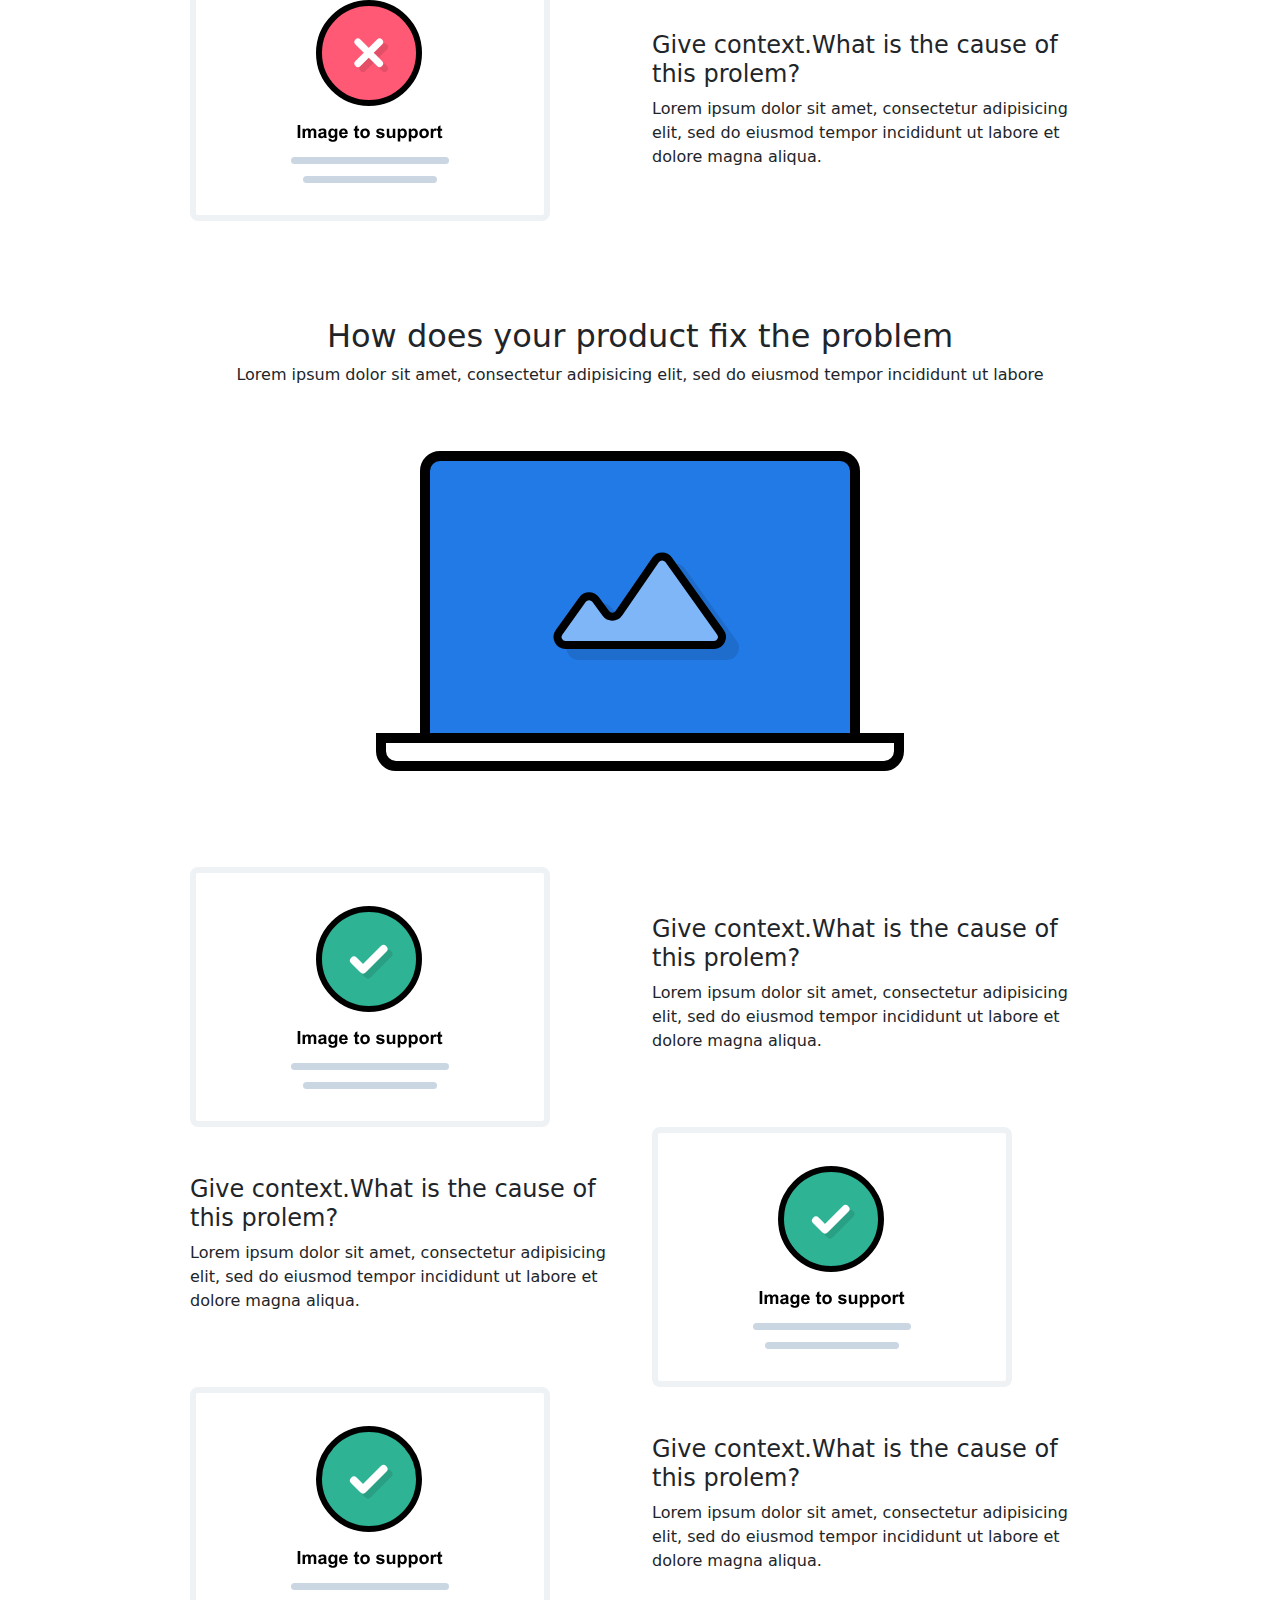
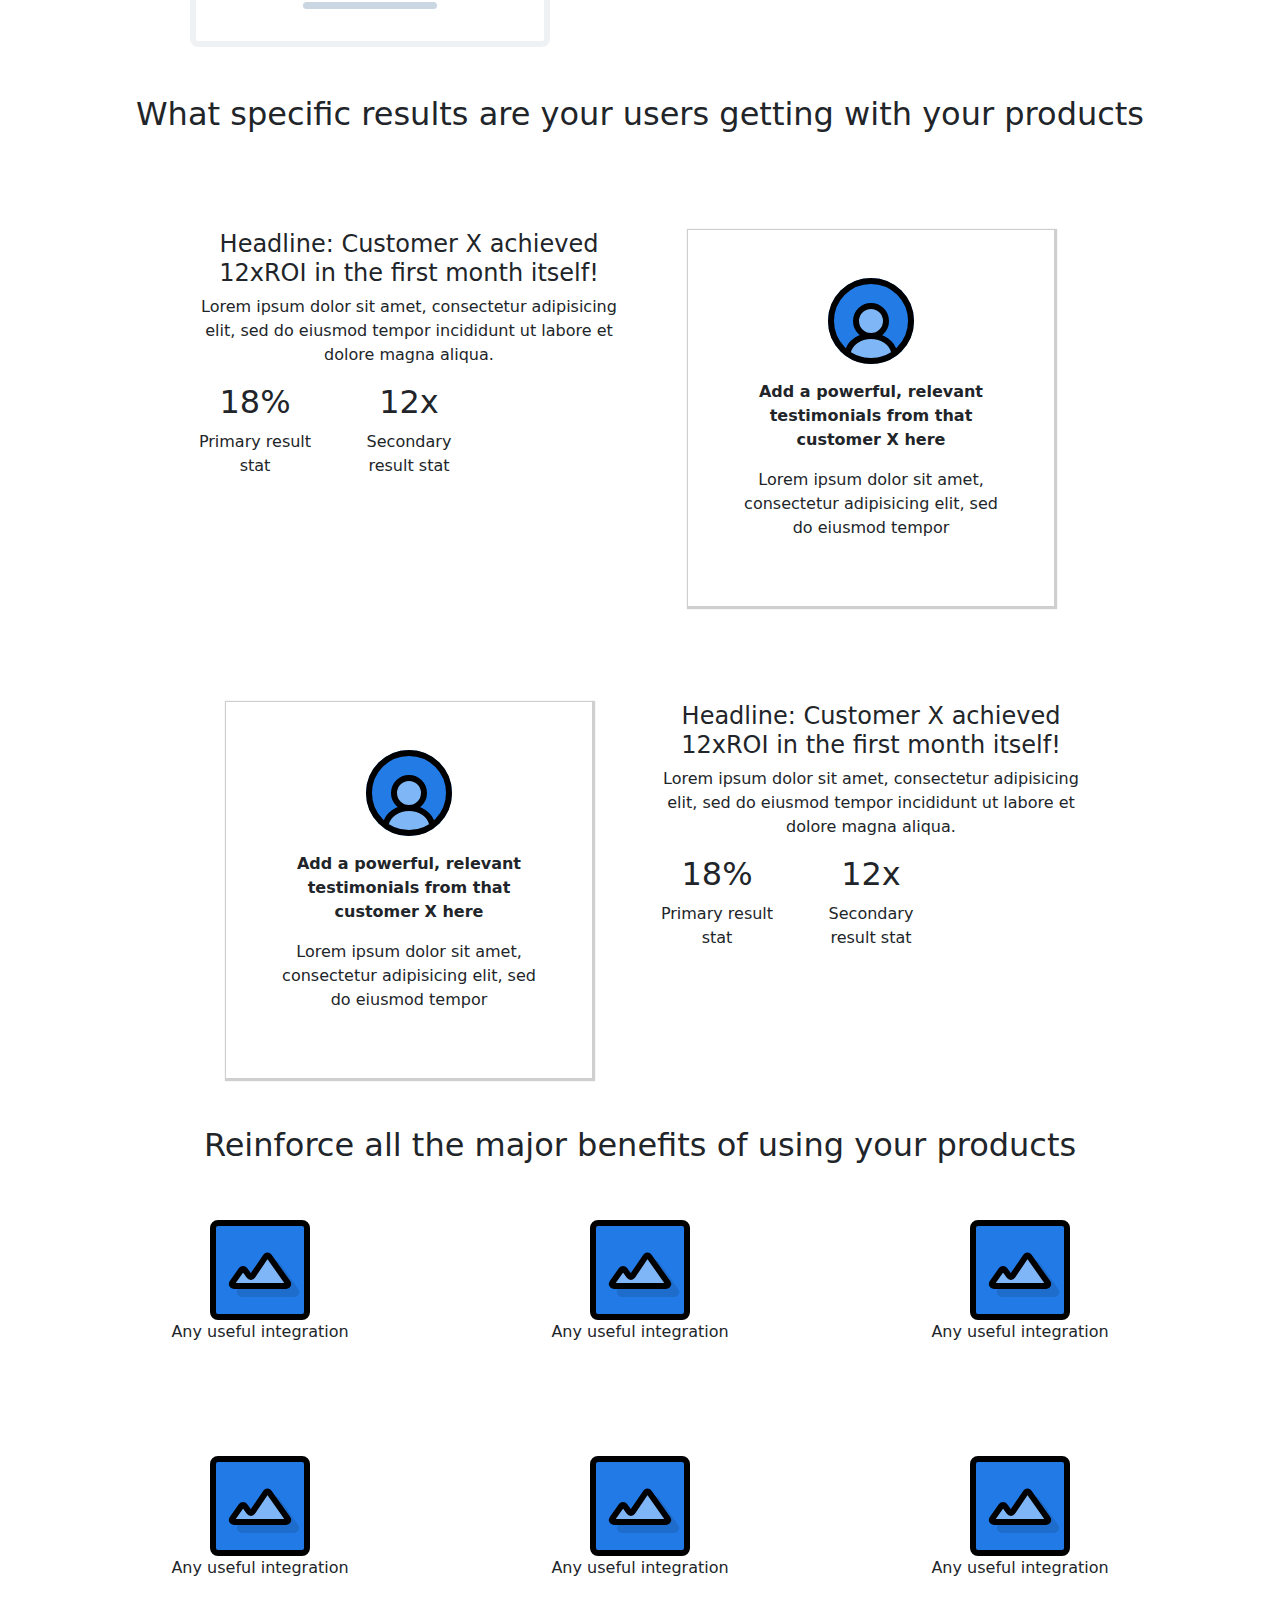
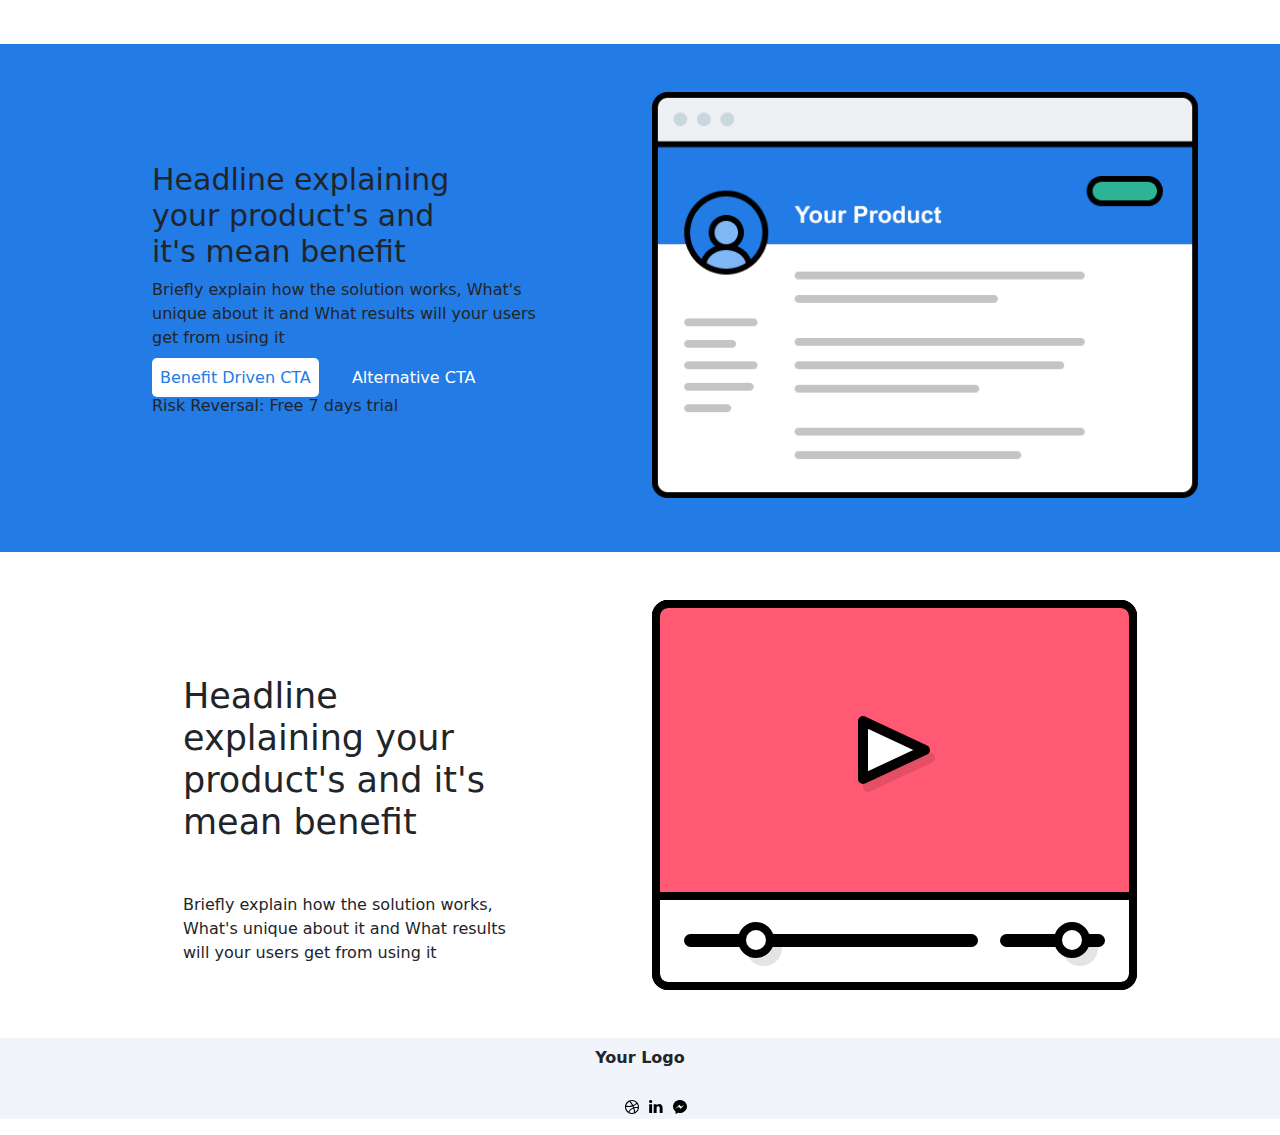
<file: webflow/index.html>
<!doctype html>
<html lang="en">
  <head>
    <!-- Required meta tags -->
    <meta charset="utf-8">
    <meta name="viewport" content="width=device-width, initial-scale=1">

    <!-- Bootstrap CSS -->
    <link rel="icon" href="images/webclip.png">
    <link rel="stylesheet" href="https://stackpath.bootstrapcdn.com/bootstrap/5.0.0-alpha2/css/bootstrap.min.css">
    <link rel="stylesheet" href="css/style.css">

    <title>Webflow</title>
  </head>
  <body>



    <!-- first-section-start -->
    <section class="first-section">
      <div class="container">

        <div class="row">

          
          <div class="col-xl-6 p-20 my-5 headline ">
            <h1>Headline explaining your product's and it's mean benefit</h1>
            <p>Briefly explain how the solution works, What's unique about it and What results will your users get from using it</p>
            <a href="#" class="btn btn-primary">Benefit Driven CTA</a>
            <a href="#" class="btn btn-link">Alternative CTA</a>
            <p>Risk Reversal: Free 7 days trial</p>
          </div>
          
          <div class="col-xl-6 p-20 my-5">
            <img src="images/Image-Product.png">
          </div>


        </div>

      </div>
    </section>
    <!-- first-section-end -->


    <!-- second-section-start -->
    <section class="second-section p-15 my-5">
      <div class="container">
        <div class="section2-color">

        <h3 class="text-center my-3 p-3">Show logos of credible companies using your product or media coverage</h3>

        <!-- logos-start -->
         <div class="logos text-center pb-2">
          <ul>
            <li class="mr-4">
              <a href="#">
              <img src="images/Logo01-Hubspot.svg" alt="c-logo">
            </a>
          </li>
            <li class="mr-4">
              <a href="#">
              <img src="images/Logo02-Slack.svg" alt="c-logo">
            </a>
          </li>
            <li class="mr-4">
              <a href="#">
              <img src="images/Logo03-Mailchimp.svg" alt="c-logo">
              </a>
          </li>
            <li class="mr-4">
              <a href="#">
              <img src="images/Logo04-Shopify.svg" alt="c-logo">
              </a>
          </li>
            <li class="mr-4">
              <a href="#">
              <img src="images/Logo05-Trello.svg" alt="c-logo">
              </a>
          </li>
            
          </ul>
        </div>
        <!-- logos-start -->


        
          </div>
          
      </div>
    </section>
    <!-- second-section-end -->



    <!-- third-section-start -->
    <section class="third-section">
      <div class="container">
      <!-- what-problem-section-start -->

      <div class="what-problem text-center my-5">
        <h2>What problem does your product fix?</h2>
        <p>Describe the problem in brief. Use emotionally charges language that your customer use when describing their problems</p>
      </div>
      <!-- what-problem-section-end -->

      <!-- product-section-start -->
      <div class="row px-5 mx-5 justify-content-center">

        <!-- column-start -->

        <div class="col-xl-6 mb-5">
          <div class="product-image">
            <img src="images/Image-to-support-problem.svg">
          </div>
        </div>

        <div class="col-xl-6 mb-5">
          <div class="product-description">
            <h4>Give context.What is the cause of this prolem?</h4>
          <p>Lorem ipsum dolor sit amet, consectetur adipisicing elit, sed do eiusmod
          tempor incididunt ut labore et dolore magna aliqua.</p>
          </div>
        </div>

        <!-- column-end -->

        <!-- column-start -->

        <div class="col-xl-6 mb-5">
          <div class="product-description">
            <h4>Give context.What is the cause of this prolem?</h4>
          <p>Lorem ipsum dolor sit amet, consectetur adipisicing elit, sed do eiusmod
          tempor incididunt ut labore et dolore magna aliqua.</p>
          </div>
        </div>

        <div class="col-xl-6 mb-5">
          <div class="product-image">
            <img src="images/Image-to-support-problem.svg">
          </div>
        </div>
        
        <!-- column-end -->

        <!-- column-start -->

        <div class="col-xl-6 mb-5">
          <div class="product-image">
            <img src="images/Image-to-support-problem.svg">
          </div>
        </div>

        <div class="col-xl-6 mb-5">
          <div class="product-description">
            <h4>Give context.What is the cause of this prolem?</h4>
          <p>Lorem ipsum dolor sit amet, consectetur adipisicing elit, sed do eiusmod
          tempor incididunt ut labore et dolore magna aliqua.</p>
          </div>
        </div>
        
        <!-- column-end -->

        <!-- column-start -->

        <div class="col-xl-12 m-auto mb-5">
          <div class="product-image my-5 text-center">
            <h2>How does your product fix the problem</h2>
            <p>Lorem ipsum dolor sit amet, consectetur adipisicing elit, sed do eiusmod
            tempor incididunt ut labore</p>
            <img src="images/Image-Laptop.svg" class="mt-5" alt="laptop">
          </div>
        </div>
        
        <!-- column-end -->

        <!-- column-start -->

        <div class="col-xl-6">
          <div class="product-image">
            <img src="images/Image-to-support-benefit.svg" alt="image-support">
          </div>
        </div>

        <div class="col-xl-6">
          <div class="product-description mt-5">
            <h4>Give context.What is the cause of this prolem?</h4>
          <p>Lorem ipsum dolor sit amet, consectetur adipisicing elit, sed do eiusmod
          tempor incididunt ut labore et dolore magna aliqua.</p>
          </div>
        </div>

        <!-- column-end -->

        <!-- column-start -->

        <div class="col-xl-6">
          <div class="product-description mt-5">
            <h4>Give context.What is the cause of this prolem?</h4>
          <p>Lorem ipsum dolor sit amet, consectetur adipisicing elit, sed do eiusmod
          tempor incididunt ut labore et dolore magna aliqua.</p>
          </div>
        </div>

        <div class="col-xl-6">
          <div class="product-image">
            <img src="images/Image-to-support-benefit.svg" alt="image-support">
          </div>
        </div>
        
        <!-- column-end -->

        <!-- column-start -->

        <div class="col-xl-6">
          <div class="product-image">
            <img src="images/Image-to-support-benefit.svg" alt="image-support">
          </div>
        </div>

        <div class="col-xl-6">
          <div class="product-description mt-5">
            <h4>Give context.What is the cause of this prolem?</h4>
          <p>Lorem ipsum dolor sit amet, consectetur adipisicing elit, sed do eiusmod
          tempor incididunt ut labore et dolore magna aliqua.</p>
          </div>
        </div>

        <!-- column-end -->



      </div>
      <!-- product-section-end -->

    </div>
    </section>
    <!-- third-section-end -->



      <!-- fourth-section-start -->

    <section class="fourth-section">
      <div class="container">
      <!-- what-problem-section-start -->

      <div class="what-specific text-center my-5">
        <h2>What specific results are your users getting with your products</h2>
      </div>
      <!-- what-problem-section-end -->

      <!-- product-section-start -->
      <div class="row px-5 mx-5 justify-content-center">


        <!-- column-start -->

        <div class="col-xl-6 text-center">

          <div class="product-achived mt-5">
            <h4>Headline: Customer X achieved <span>12xROI</span> in the first month itself!</h4>
          <p>Lorem ipsum dolor sit amet, consectetur adipisicing elit, sed do eiusmod
          tempor incididunt ut labore et dolore magna aliqua.</p>

          <div class="row">

            <div class="col-xl-4 mr-5">
              <h2>18%</h2>
              <p>Primary result stat</p>
            </div>

            <div class="col-xl-4 ml-5">
              <h2>12x</h2>
              <p>Secondary result stat</p>
            </div>

          </div>

          </div>

        </div>


        <div class="col-xl-6 text-center p-5">
          <div class="product-achieved-image pt-5 m-auto">
            <img src="images/Image-Client.svg" class="mb-3" alt="image-client">
            <p><strong>Add a powerful, relevant testimonials from that customer X here</strong></p>
            <p>Lorem ipsum dolor sit amet, consectetur adipisicing elit, sed do eiusmod
            tempor</p>
          </div>
        </div>
        
        <!-- column-end -->

        <!-- column-start -->

        <div class="col-xl-6 text-center p-5">
          <div class="product-achieved-image pt-5 m-auto">
            <img src="images/Image-Client.svg" class="mb-3" alt="image-client">
            <p><strong>Add a powerful, relevant testimonials from that customer X here</strong></p>
            <p>Lorem ipsum dolor sit amet, consectetur adipisicing elit, sed do eiusmod
            tempor</p>
          </div>
        </div>

        <div class="col-xl-6 text-center mb-5">

          <div class="product-achived mt-5">
            <h4>Headline: Customer X achieved <span>12xROI</span> in the first month itself!</h4>
          <p>Lorem ipsum dolor sit amet, consectetur adipisicing elit, sed do eiusmod
          tempor incididunt ut labore et dolore magna aliqua.</p>

          <div class="row">

            <div class="col-xl-4 mr-5">
              <h2>18%</h2>
              <p>Primary result stat</p>
            </div>

            <div class="col-xl-4 ml-5">
              <h2>12x</h2>
              <p>Secondary result stat</p>
            </div>


          </div>

          </div>
        
        <!-- column-end -->


      </div>
      <!-- product-section-end -->

    </div>
    </section>

      <!-- fourth-section-end -->



      <!-- fiveth-section-start -->
      <section class="fiveth-section">
        <div class="container">
          <div class="reinforce text-center">
            <h2>Reinforce all the major benefits of using your products</h2>
          </div>

          <div class="row text-center">


            <!-- column-start -->
          <div class="col-xl-4">
            <div class="gellary p-5">
              <img src="images/Image-Benefit-Mini.svg" alt="Image-Benefit">
              <p>Any useful integration</p>
            </div>
            
          </div> 
           <!-- column-end -->


            <!-- column-start -->
          <div class="col-xl-4">
            <div class="gellary p-5">
              <img src="images/Image-Benefit-Mini.svg" alt="Image-Benefit">
              <p>Any useful integration</p>
            </div>
            
          </div> 
           <!-- column-end -->


            <!-- column-start -->
          <div class="col-xl-4">
            <div class="gellary p-5">
              <img src="images/Image-Benefit-Mini.svg" alt="Image-Benefit">
              <p>Any useful integration</p>
            </div>
            
          </div> 
           <!-- column-end -->


            <!-- column-start -->
          <div class="col-xl-4">
            <div class="gellary p-5">
              <img src="images/Image-Benefit-Mini.svg" alt="Image-Benefit">
              <p>Any useful integration</p>
            </div>
            
          </div> 
           <!-- column-end -->


            <!-- column-start -->
          <div class="col-xl-4">
            <div class="gellary p-5">
              <img src="images/Image-Benefit-Mini.svg" alt="Image-Benefit">
              <p>Any useful integration</p>
            </div>
            
          </div> 
           <!-- column-end -->


            <!-- column-start -->
          <div class="col-xl-4">
            <div class="gellary p-5">
              <img src="images/Image-Benefit-Mini.svg" alt="Image-Benefit">
              <p>Any useful integration</p>
            </div>
            
          </div> 
           <!-- column-end -->


          </div>


        </div>
      </section>
      <!-- fiveth-section-end -->


      <!-- sixth-section-start -->
      <section class="sixth-section">
        <div class="container">
                    
        <div class="row">

          
          <div class="col-xl-6 p-20 my-5">
            <div class="headline">
            <h1>Headline explaining your product's and it's mean benefit</h1>
            <p>Briefly explain how the solution works, What's unique about it and What results will your users get from using it</p>
            <a href="#" class="button">Benefit Driven CTA</a>
            <a href="#" class="button1 ml-3">Alternative CTA</a>
            <p class="mt-1">Risk Reversal: Free 7 days trial</p>
            </div>
          </div>
          
          <div class="col-xl-6 p-20 my-5">
            <img src="images/Image-Product.png" alt="image-product">
          </div>


        </div>

        </div>
      </section>
      <!-- sixth-section-end -->


    <!-- seventh-section-start -->
    <section class="seventh-section">
        <div class="container">
                    
        <div class="row">

          
          <div class="col-xl-6 p-20 my-5">
            <div class="offer">
            <h2>Headline explaining your product's and it's mean benefit</h2>
            <p>Briefly explain how the solution works, What's unique about it and What results will your users get from using it</p>
            </div>
          </div>
          
          <div class="col-xl-6 p-20 my-5">
            <img src="images/Image-Video.svg" alt="image-video">
          </div>


        </div>

        </div>
      
    </section>
    <!-- seventh-section-end -->


    <!-- footer-section-start -->
    <footer class="text-center">

      <div class="container">
        
      
      <P class="p-2"><strong>Your Logo</strong></P>



        <div class="social text-center">
          <ul>
            <li class="mr-4">
              <a href="#">
              <img src="images/Icon-Dribbble.svg" alt="dribble">
            </a>
          </li>
            <li class="mr-4">
              <a href="#">
              <img src="images/Icon-Linkedin.svg" alt="linkedIn">
            </a>
          </li>
            <li class="mr-4">
              <a href="#">
                <img src="images/Icon-Messenger.svg" alt="messenger">
              </a>
          </li>
            
          </ul>
        </div>

        </div>
    </footer>
    <!-- footer-section-end -->



   

    <!-- Optional JavaScript; choose one of the two! -->

    <!-- Option 1: Bootstrap Bundle with Popper.js -->
    <script src="https://stackpath.bootstrapcdn.com/bootstrap/5.0.0-alpha2/js/bootstrap.bundle.min.js"></script>

    <!-- Option 2: Separate Popper.js and Bootstrap JS
    <script src="https://cdn.jsdelivr.net/npm/popper.js@1.16.1/dist/umd/popper.min.js" integrity="sha384-9/reFTGAW83EW2RDu2S0VKaIzap3H66lZH81PoYlFhbGU+6BZp6G7niu735Sk7lN" crossorigin="anonymous"></script>
    <script src="https://stackpath.bootstrapcdn.com/bootstrap/5.0.0-alpha2/js/bootstrap.min.js" integrity="sha384-5h4UG+6GOuV9qXh6HqOLwZMY4mnLPraeTrjT5v07o347pj6IkfuoASuGBhfDsp3d" crossorigin="anonymous"></script>
    -->
  </body>
</html>
</file>
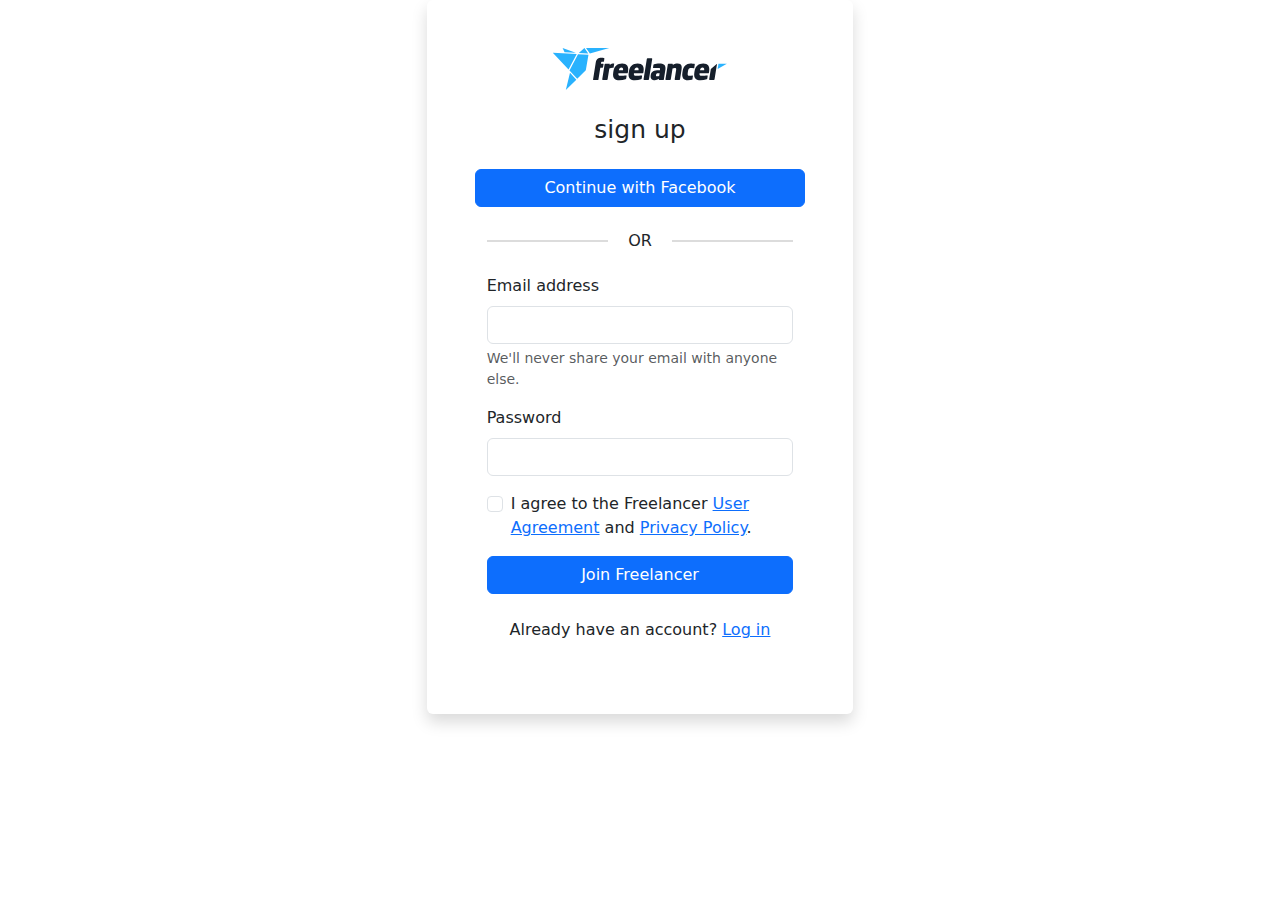
<file: login-page_freelencer/signup.html>
<!doctype html>
<html lang="en">
  <head>
    <!-- Required meta tags -->
    <meta charset="utf-8">
    <meta name="viewport" content="width=device-width, initial-scale=1">

    <!-- Bootstrap CSS -->
    <link rel="stylesheet" href="https://stackpath.bootstrapcdn.com/bootstrap/5.0.0-alpha1/css/bootstrap.min.css">
    <link rel="stylesheet" href="css/style.css">

    <title>Sign-up from</title>
  </head>
  <body>
    <section class="container   col-xl-4 justify-content-center">
      <div class="sign-up">
      
      <div class="row shadow p-5 mb-5 rounded">
        <img src="images/freelancer-logo.svg">
        <h1 class="text-center mb-4">sign up</h1>
        <a href="https://www.facebook.com/" target="_blank" class="btn btn-primary"> Continue with Facebook</a>
        <div class="heading">
          <h6 class="text-center my-4"><span>OR</span></h6>
        </div>
        
        <form>
        <div class="mb-3">
          <label for="exampleInputEmail1" class="form-label">Email address</label>
          <input type="email" class="form-control" id="exampleInputEmail1" aria-describedby="emailHelp">
          <div id="emailHelp" class="form-text">We'll never share your email with anyone else.</div>
        </div>
        <div class="mb-3">
          <label for="exampleInputPassword1" class="form-label">Password</label>
          <input type="password" class="form-control" id="exampleInputPassword1">
        </div>
        <div class="mb-3 form-check">
          <input type="checkbox" class="form-check-input" id="exampleCheck1">
          <label class="form-check-label" for="exampleCheck1">I agree to the Freelancer <a href="#">User Agreement</a> and <a href="#">Privacy Policy</a>.</label>
        </div>
        <button type="submit" class="btn btn-primary d-block w-100">Join Freelancer</button>
      </form>
      <p class="text-center my-4">Already have an account? <a href="index.html">Log in</a></p>
        
      </div>
      </div>
    </section>

    

    <!-- Optional JavaScript -->
    <!-- Popper.js first, then Bootstrap JS -->
    <script src="https://cdn.jsdelivr.net/npm/popper.js@1.16.0/dist/umd/popper.min.js" ></script>
    <script src="https://stackpath.bootstrapcdn.com/bootstrap/5.0.0-alpha1/js/bootstrap.min.js"></script>
  </body>
</html>
</file>
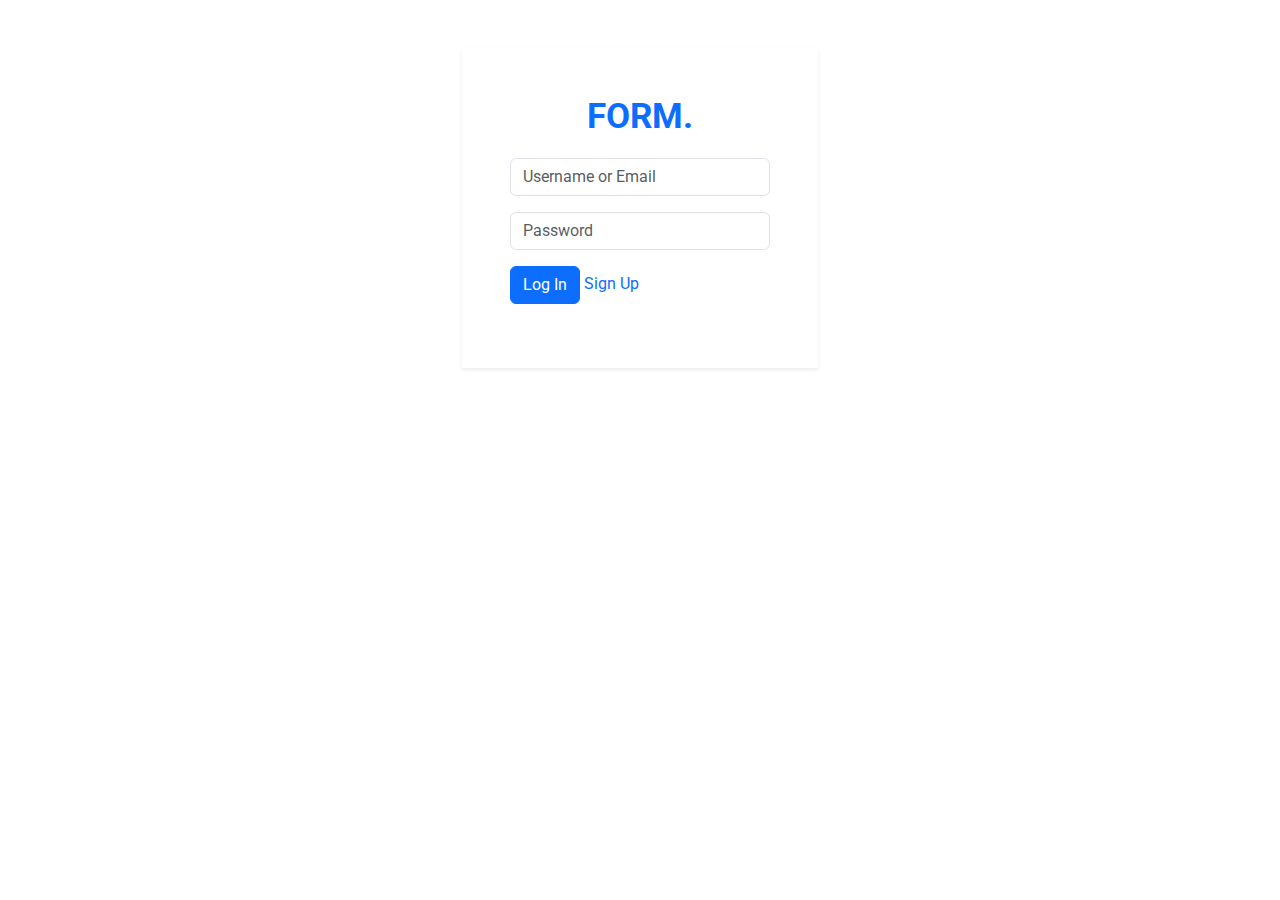
<file: loginform/signin.html>
<!doctype html>
<html lang="en">
  <head>
    <!-- Required meta tags -->
    <meta charset="utf-8">
    <meta name="viewport" content="width=device-width, initial-scale=1">

    <!-- Bootstrap CSS -->
    <link rel="stylesheet" href="https://stackpath.bootstrapcdn.com/bootstrap/5.0.0-alpha1/css/bootstrap.min.css">
    <link rel="stylesheet" href="css/style.css">

    <title>Sign-up form</title>
  </head>
  <body>

      <!-- sinup-section start -->
      <section class="sinup-section">




        <!-- form-section -->
        <div class="container">


          <div class="row justify-content-center">



            <div class="col-xl-4">
              <!-- sign-up-class-start -->
                <div class="singn-up shadow-sm p-5 my-5 sticky-top">

                    <h1><a href="#">FORM.</a></h1>

                       <!-- form-start -->
                       <form>
                        <div class="row">

                          <!-- singn-up-coloum-start -->


                          <div class="col-xl-12 mb-3">
                          <!--   <label for="email">Email</label> -->
                            <input type="email" class="form-control" placeholder="Username or Email">
                          </div>


                          <div class="col-xl-12 mb-3">
                          <!--   <label for="password">password</label> -->
                            <input type="password" class="form-control" placeholder="Password">
                          </div>



                            </div>
                            <!-- file-chosen-option-end -->

                            <!-- sign-up-button-start -->
                            <div class="col-xl-12 mb-3">
                              <input type="submit" value="Log In" class="btn btn-primary">

                            <!-- sin-in-option-start -->
                            <a href="index.html" class="text-decoration-none">Sign Up</a>
                            <!-- sin-in-option-end -->
                            </div>
                            <!-- sign-up-button-end -->


                          </div>
                          <!-- singn-up-coloum-end -->

                        </div>
                       </form>
                       <!-- form-end -->
                       </div>
                <!-- sign-up-class-end -->

            </div>
          </div>
        </div>
        <!-- form-section -->
      </section>
      <!-- sinup-section end -->

    <!-- Optional JavaScript -->
    <!-- Popper.js first, then Bootstrap JS -->
    <script src="https://cdn.jsdelivr.net/npm/popper.js@1.16.0/dist/umd/popper.min.js"></script>
    <script src="https://stackpath.bootstrapcdn.com/bootstrap/5.0.0-alpha1/js/bootstrap.min.js"></script>
  </body>
</html>
</file>
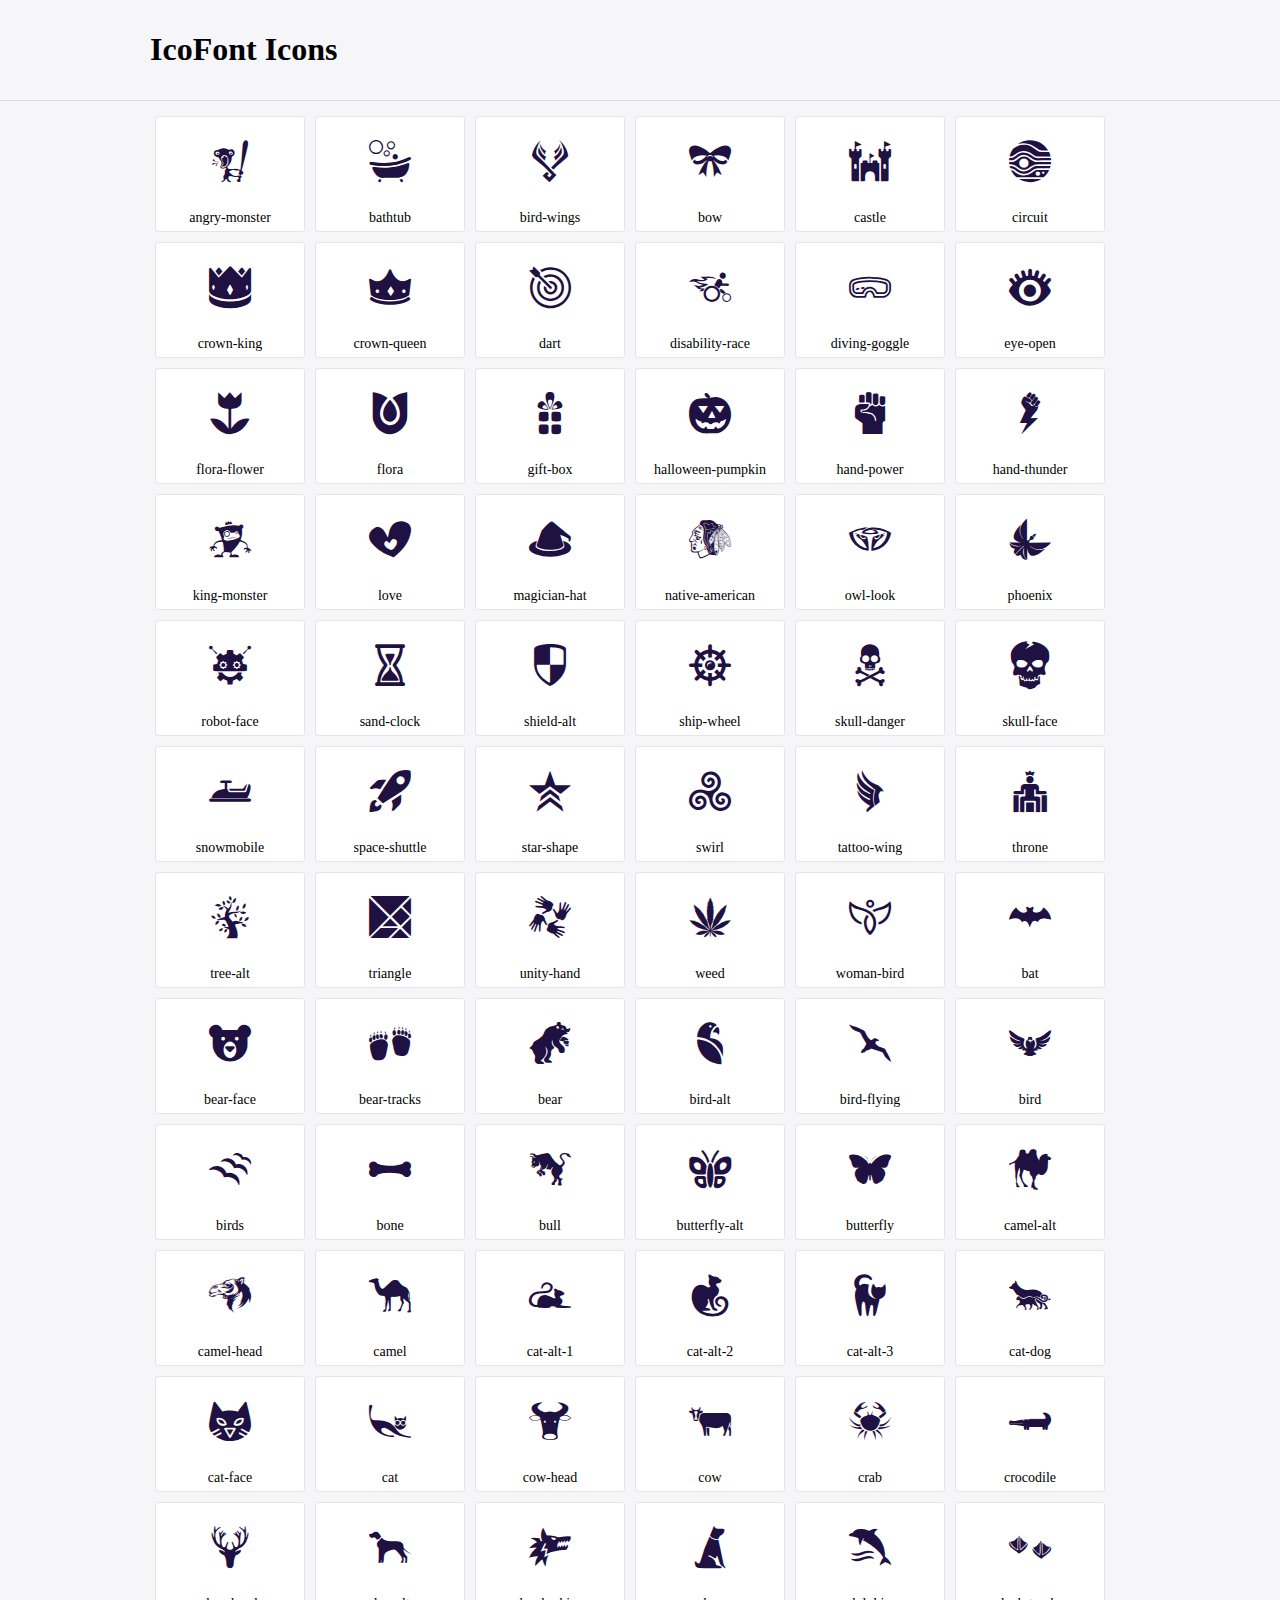
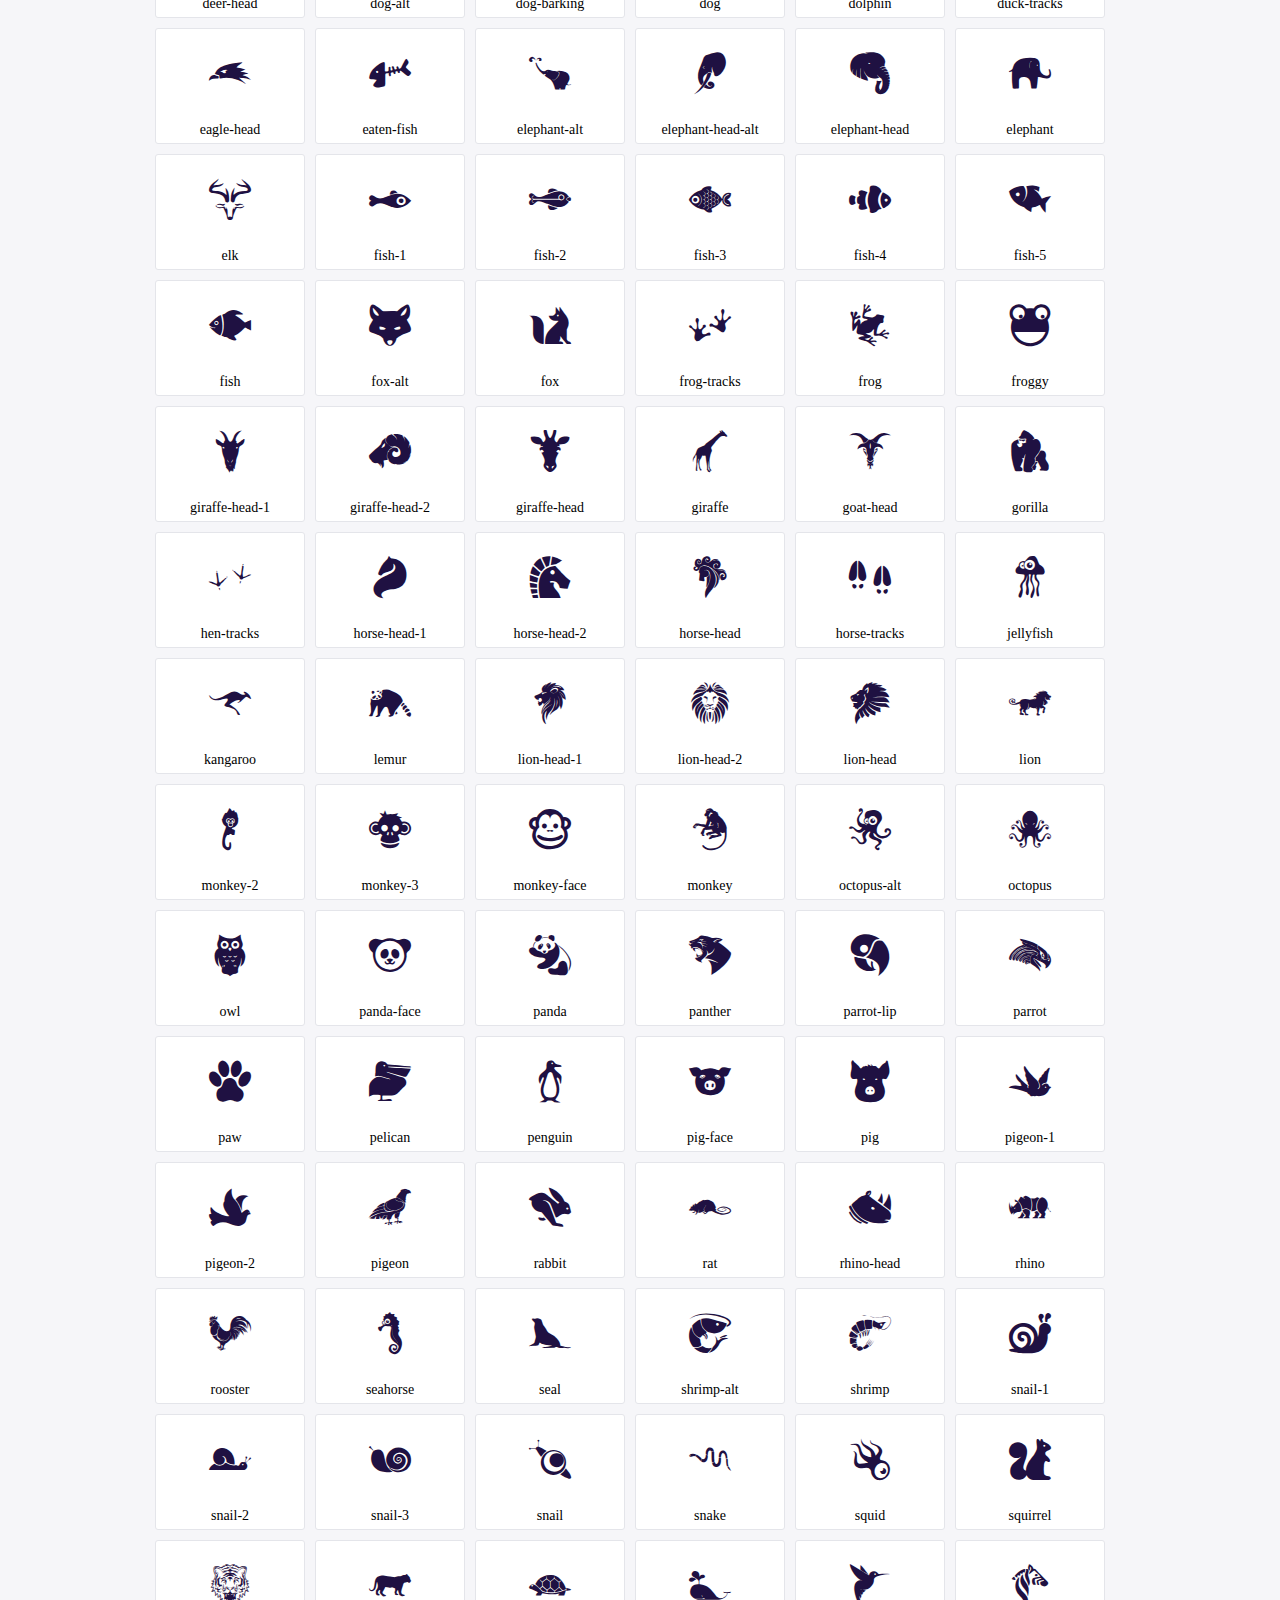
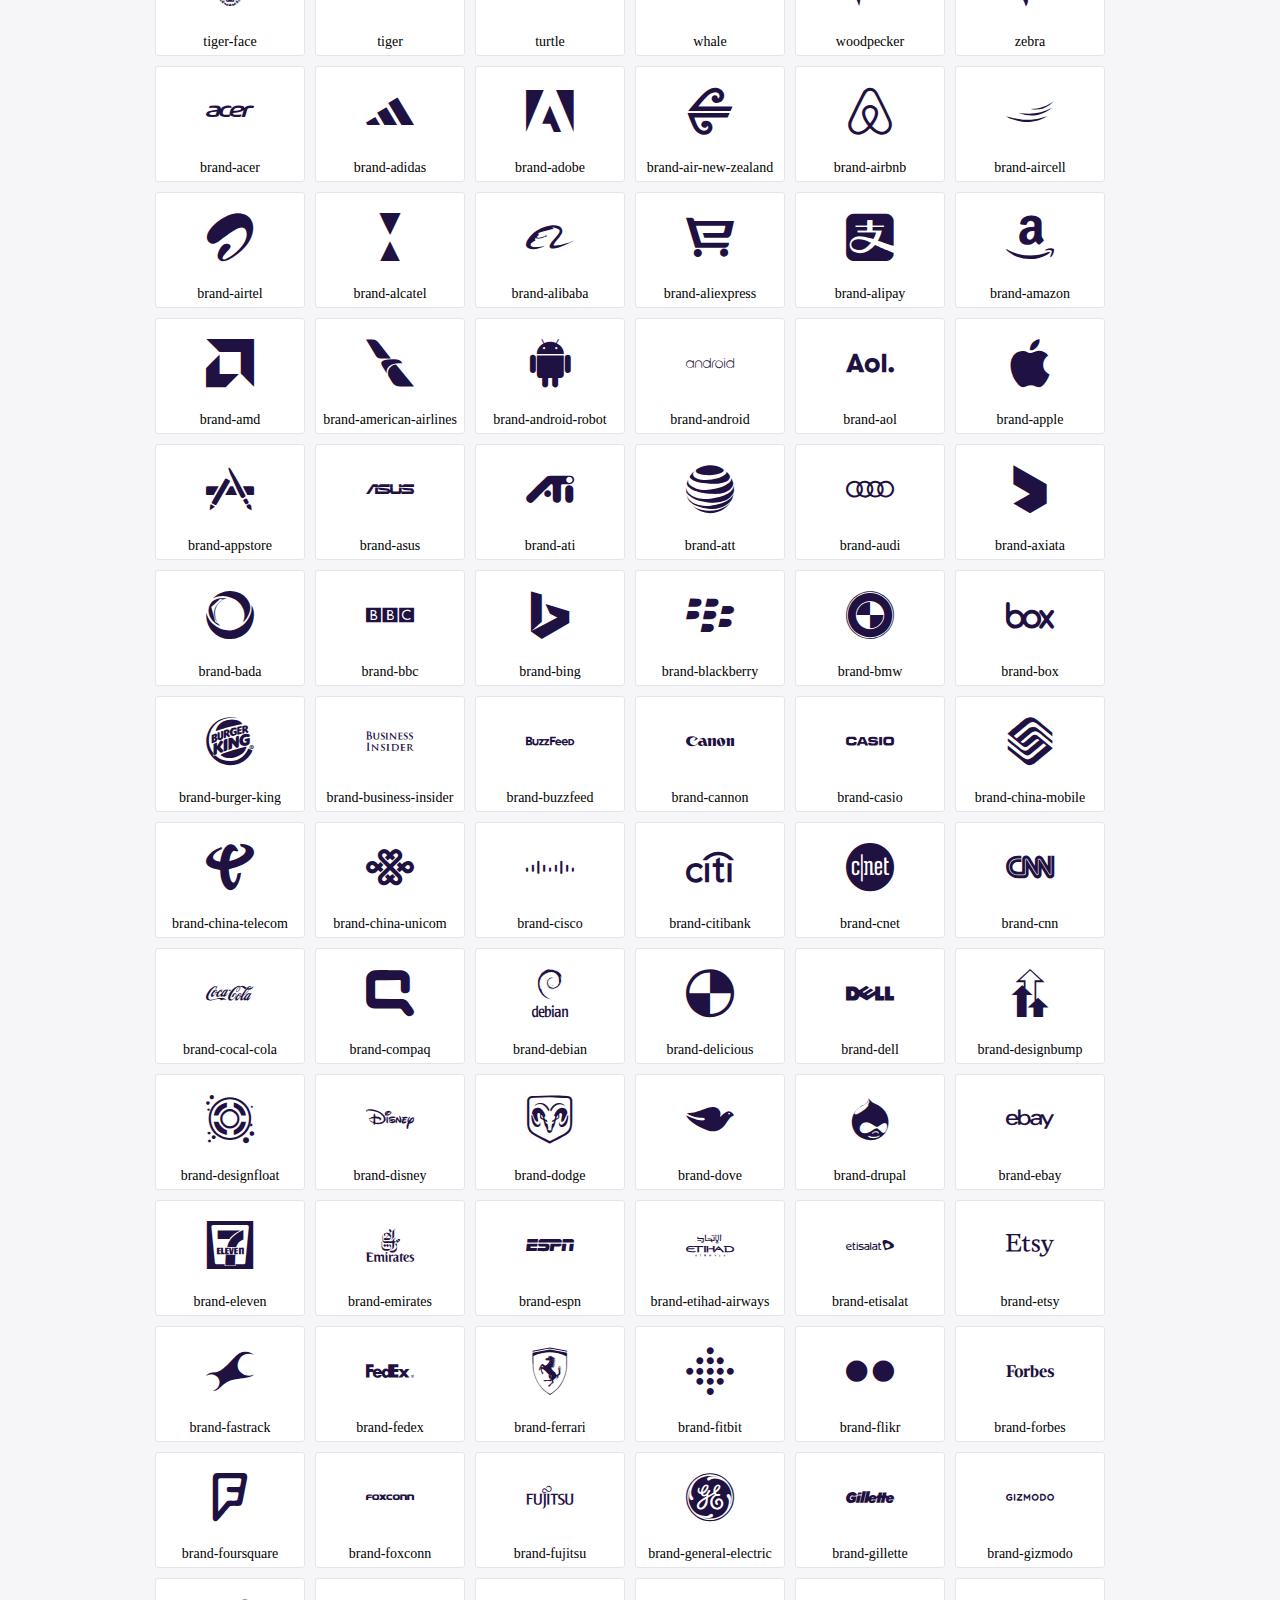
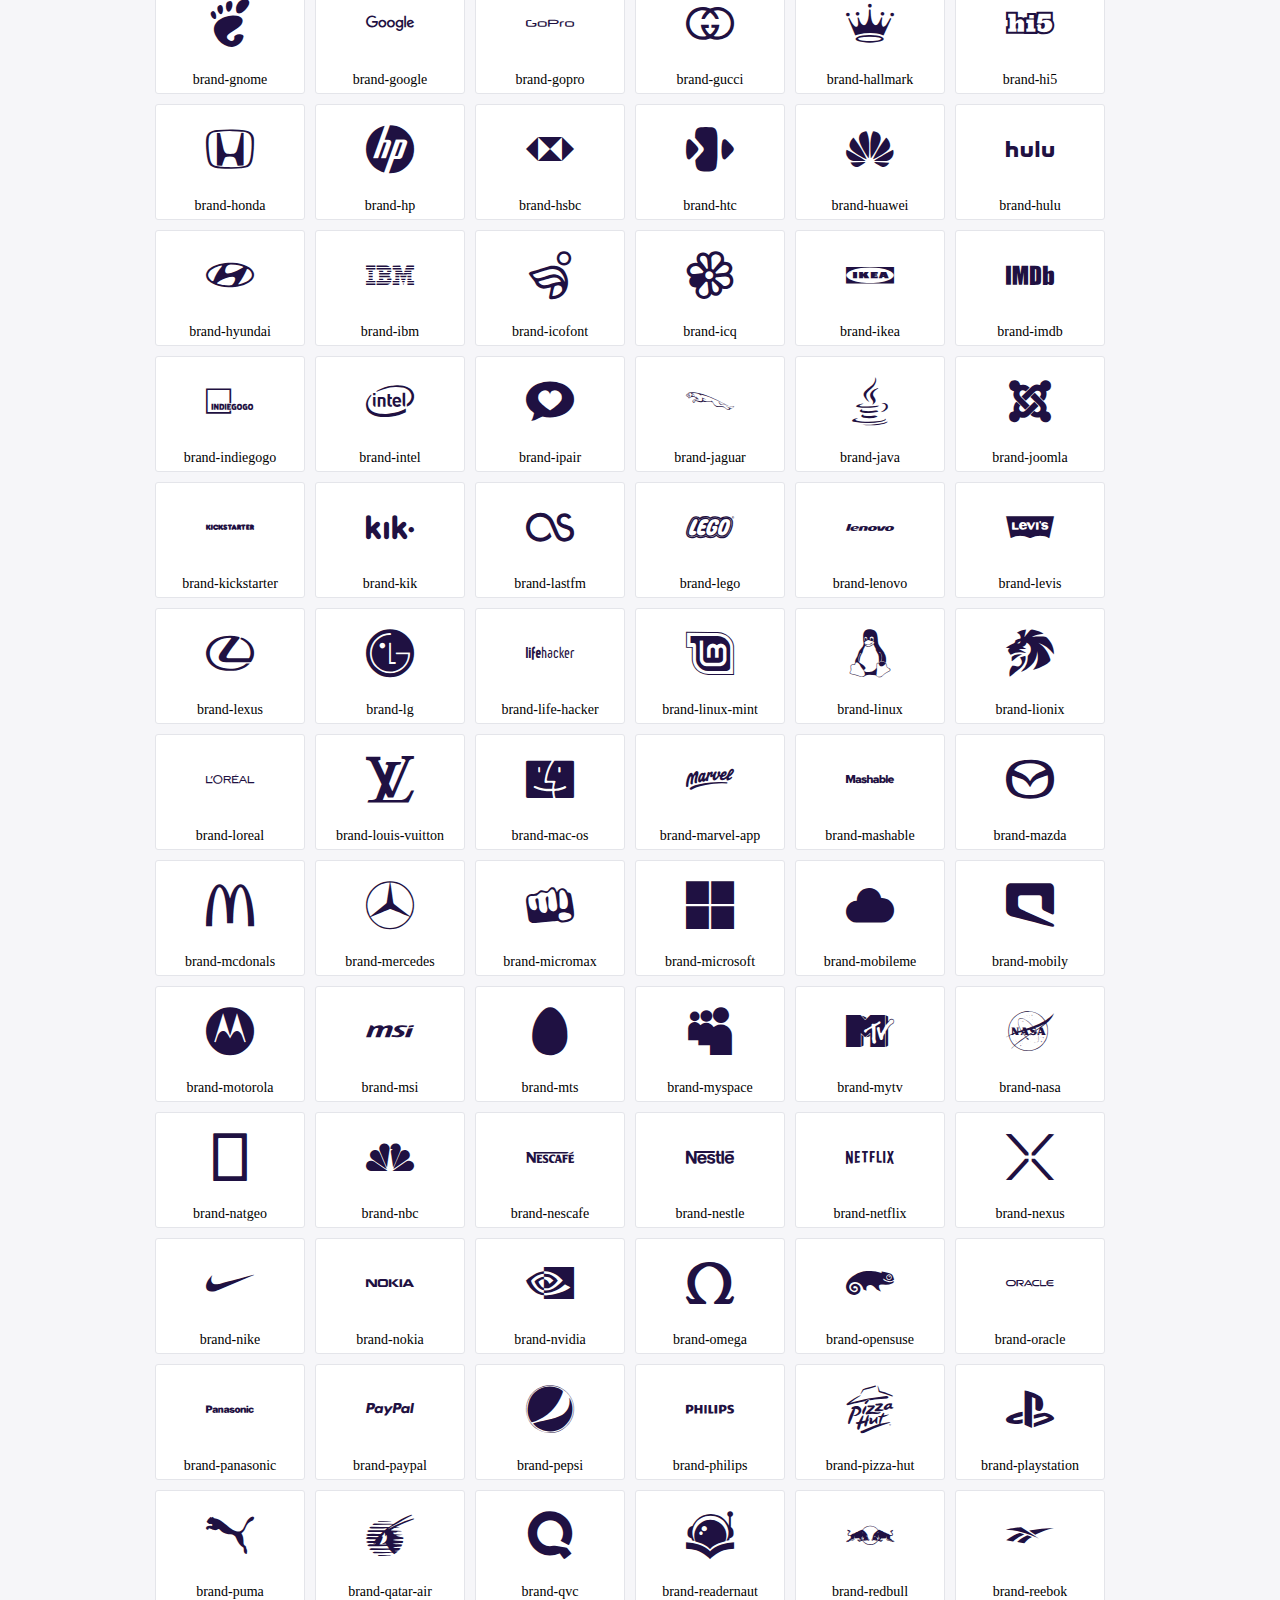
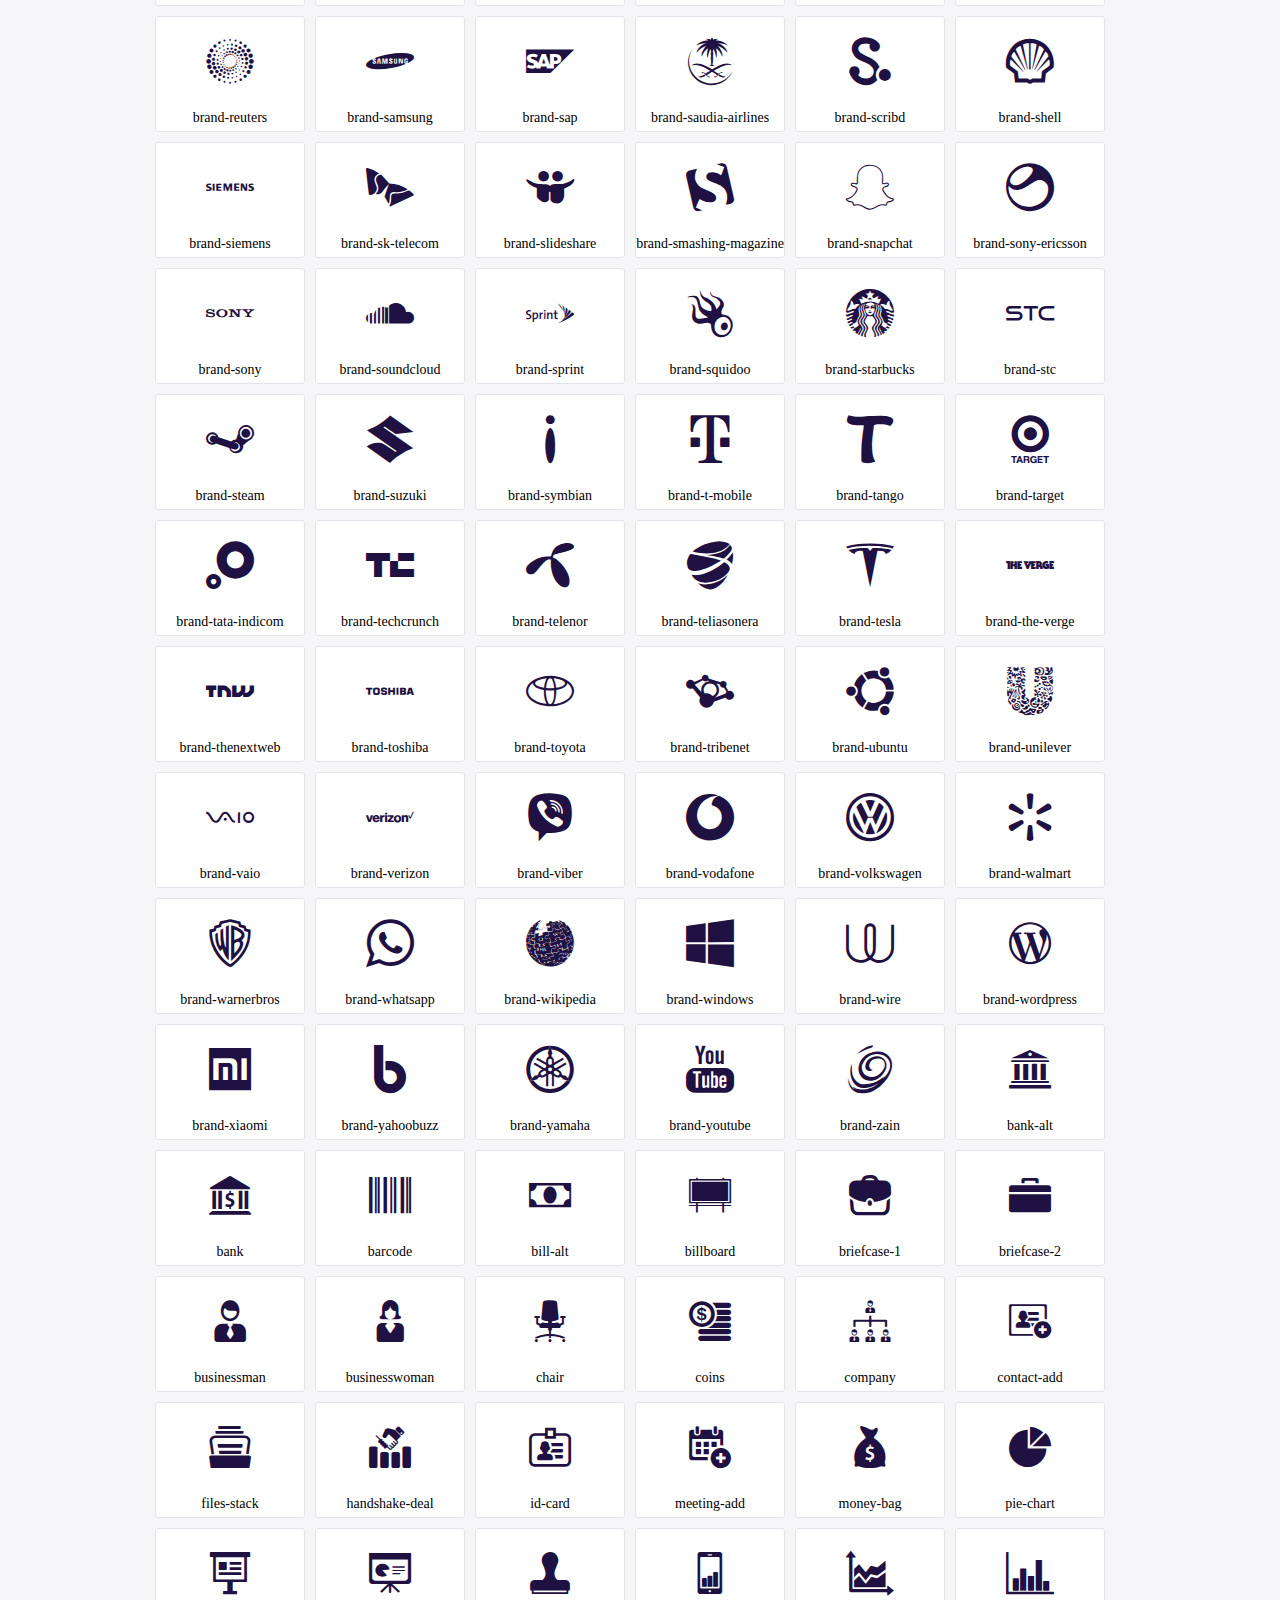
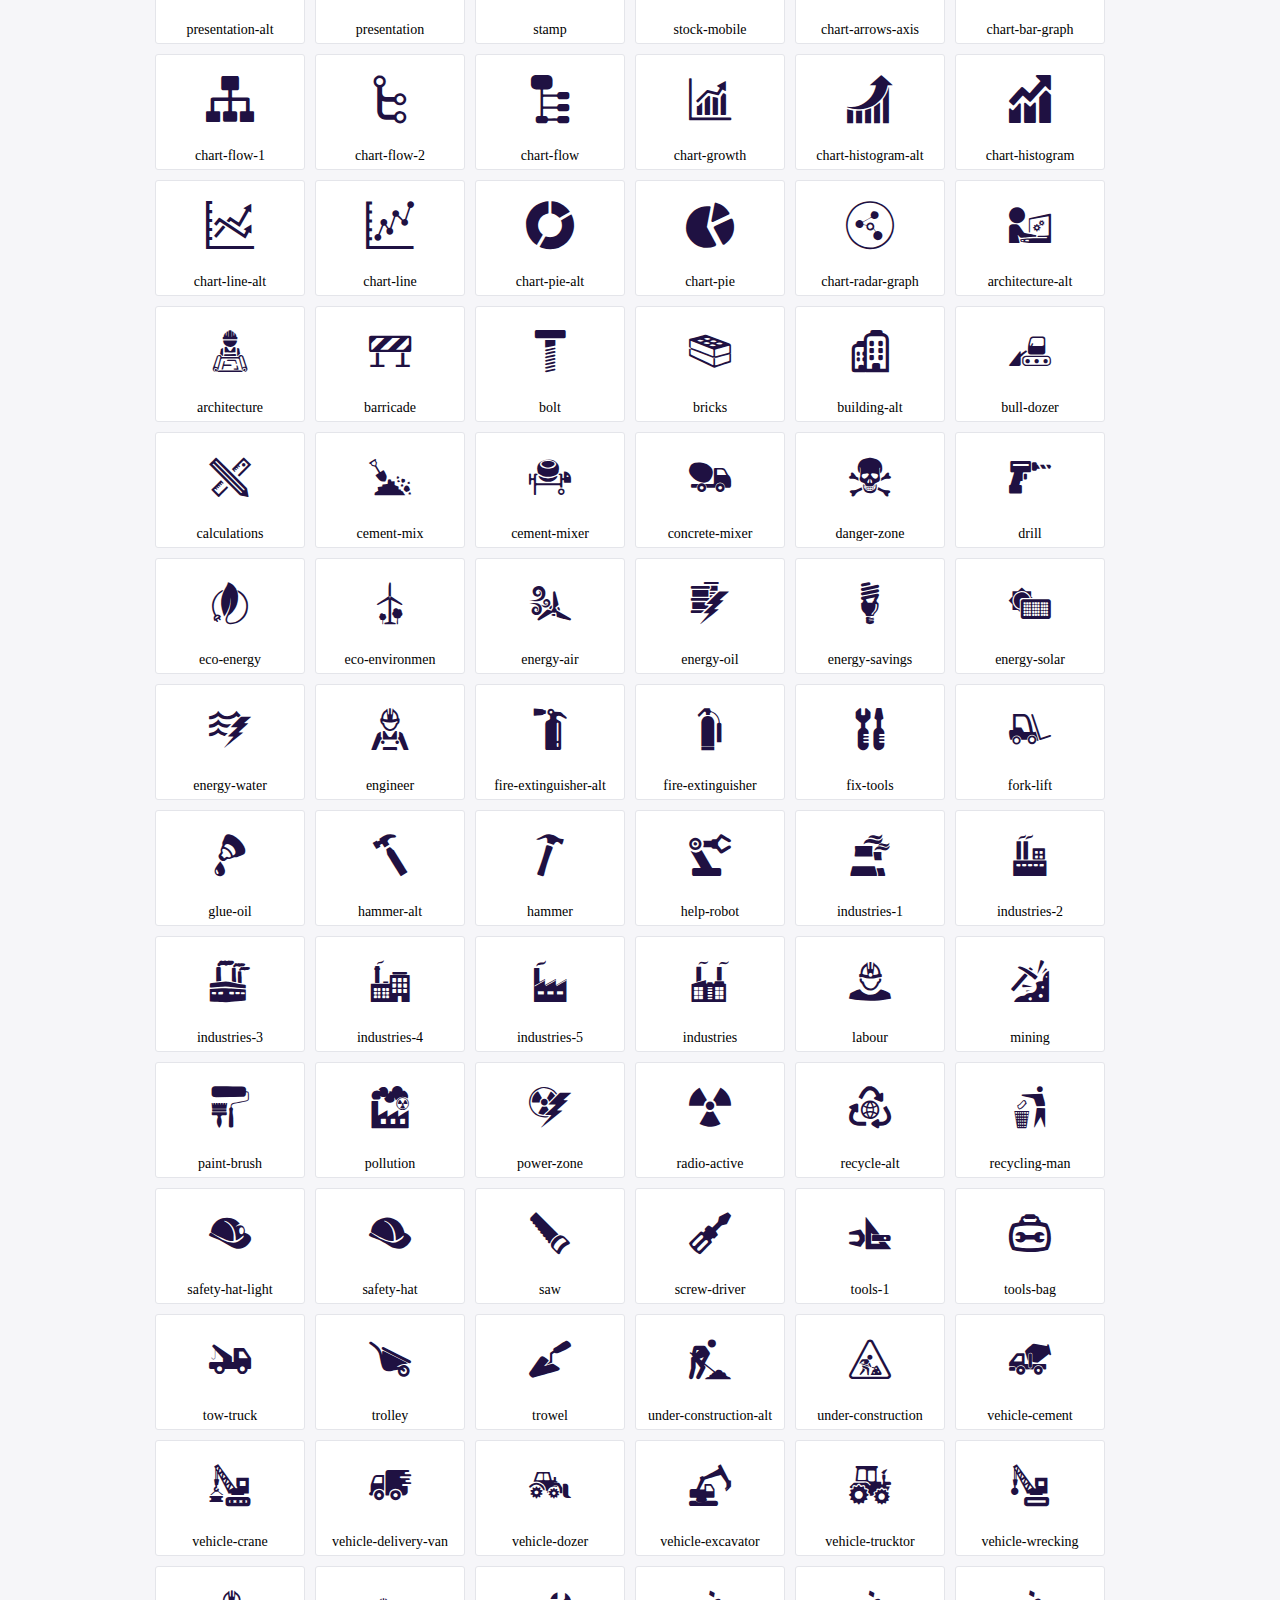
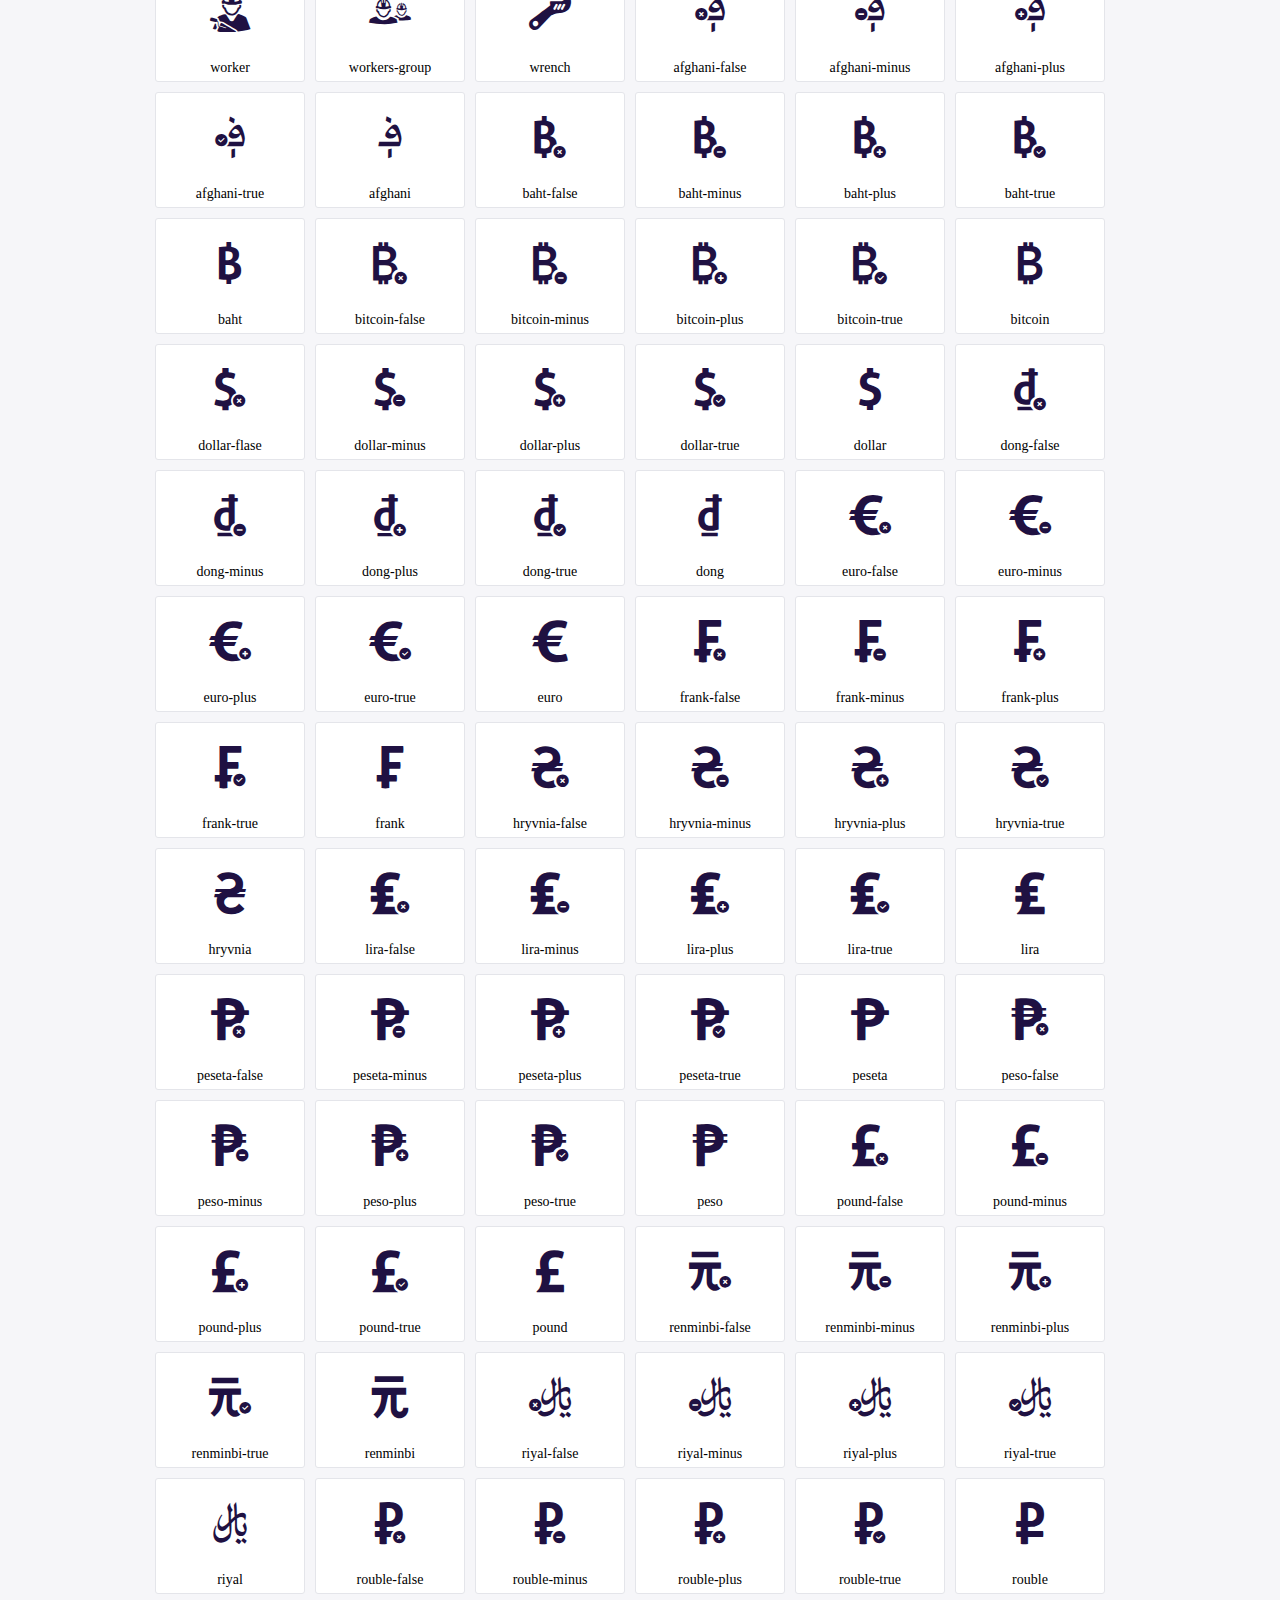
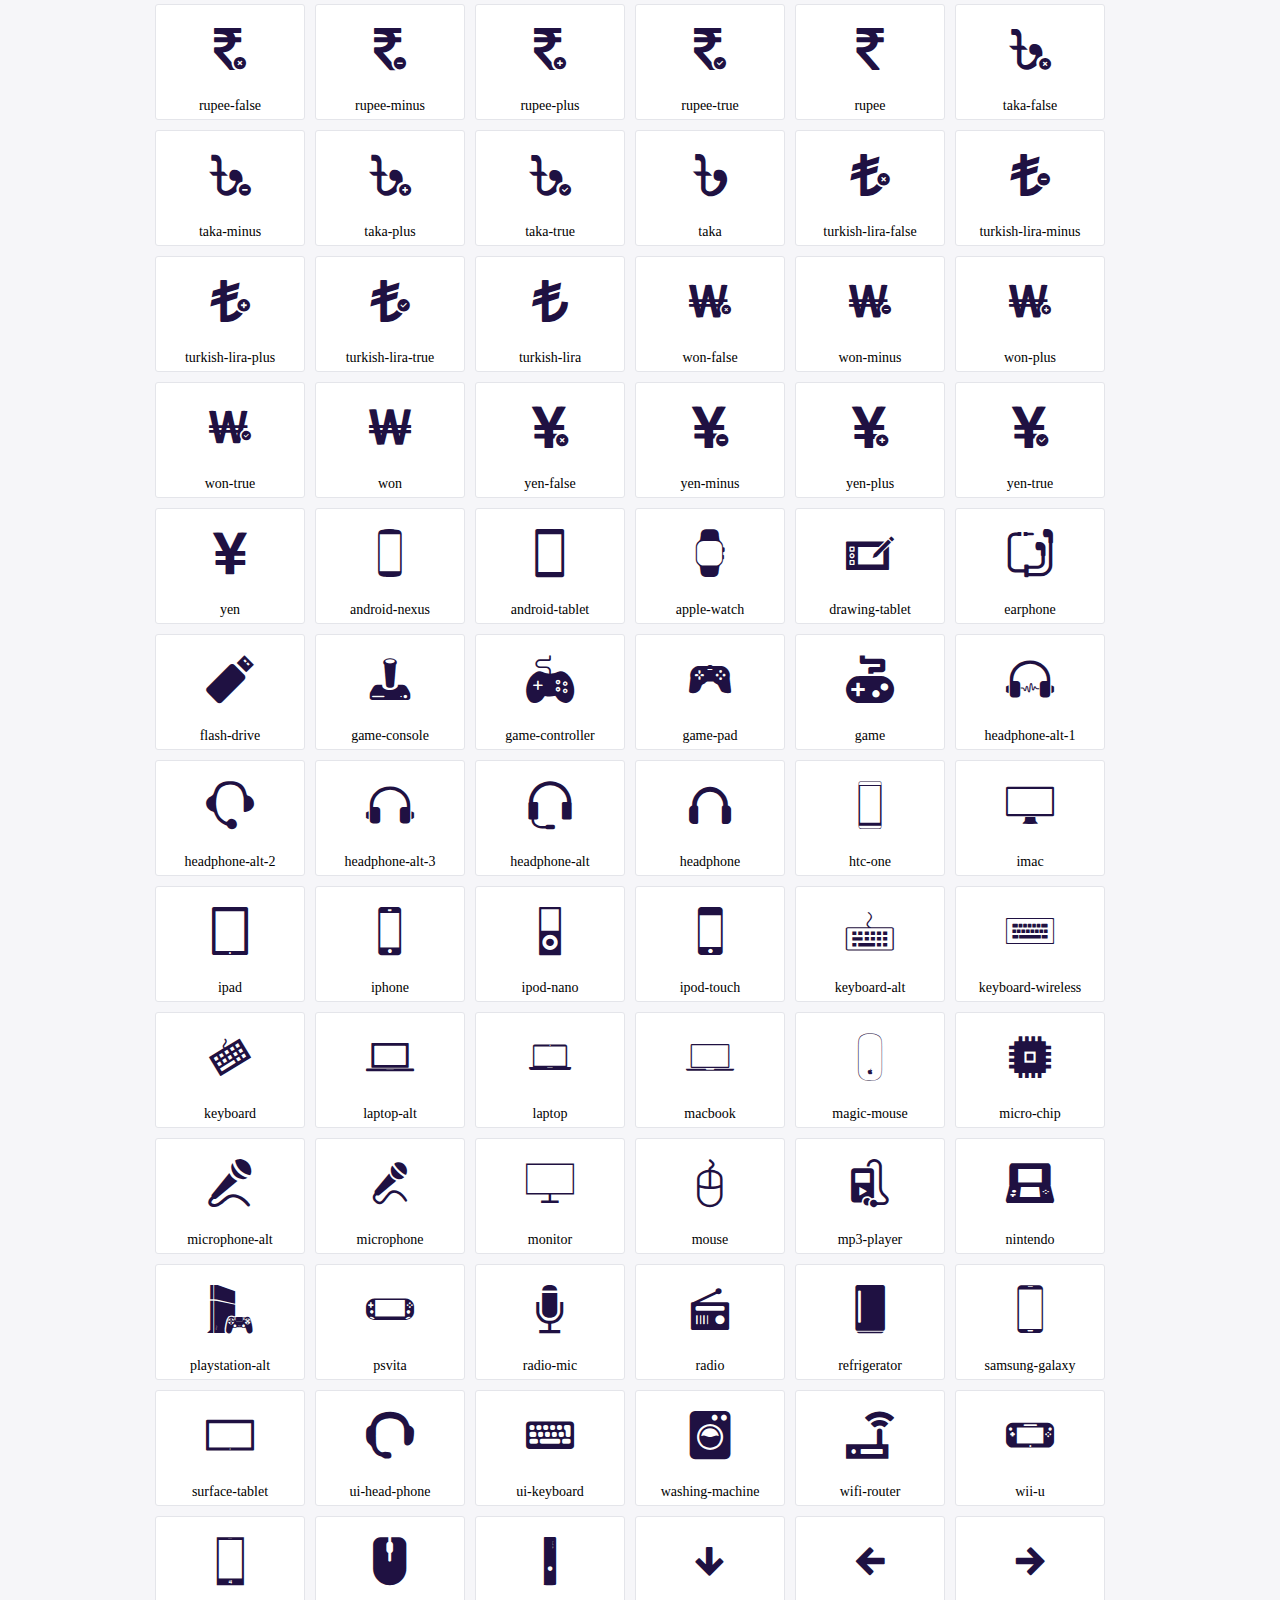
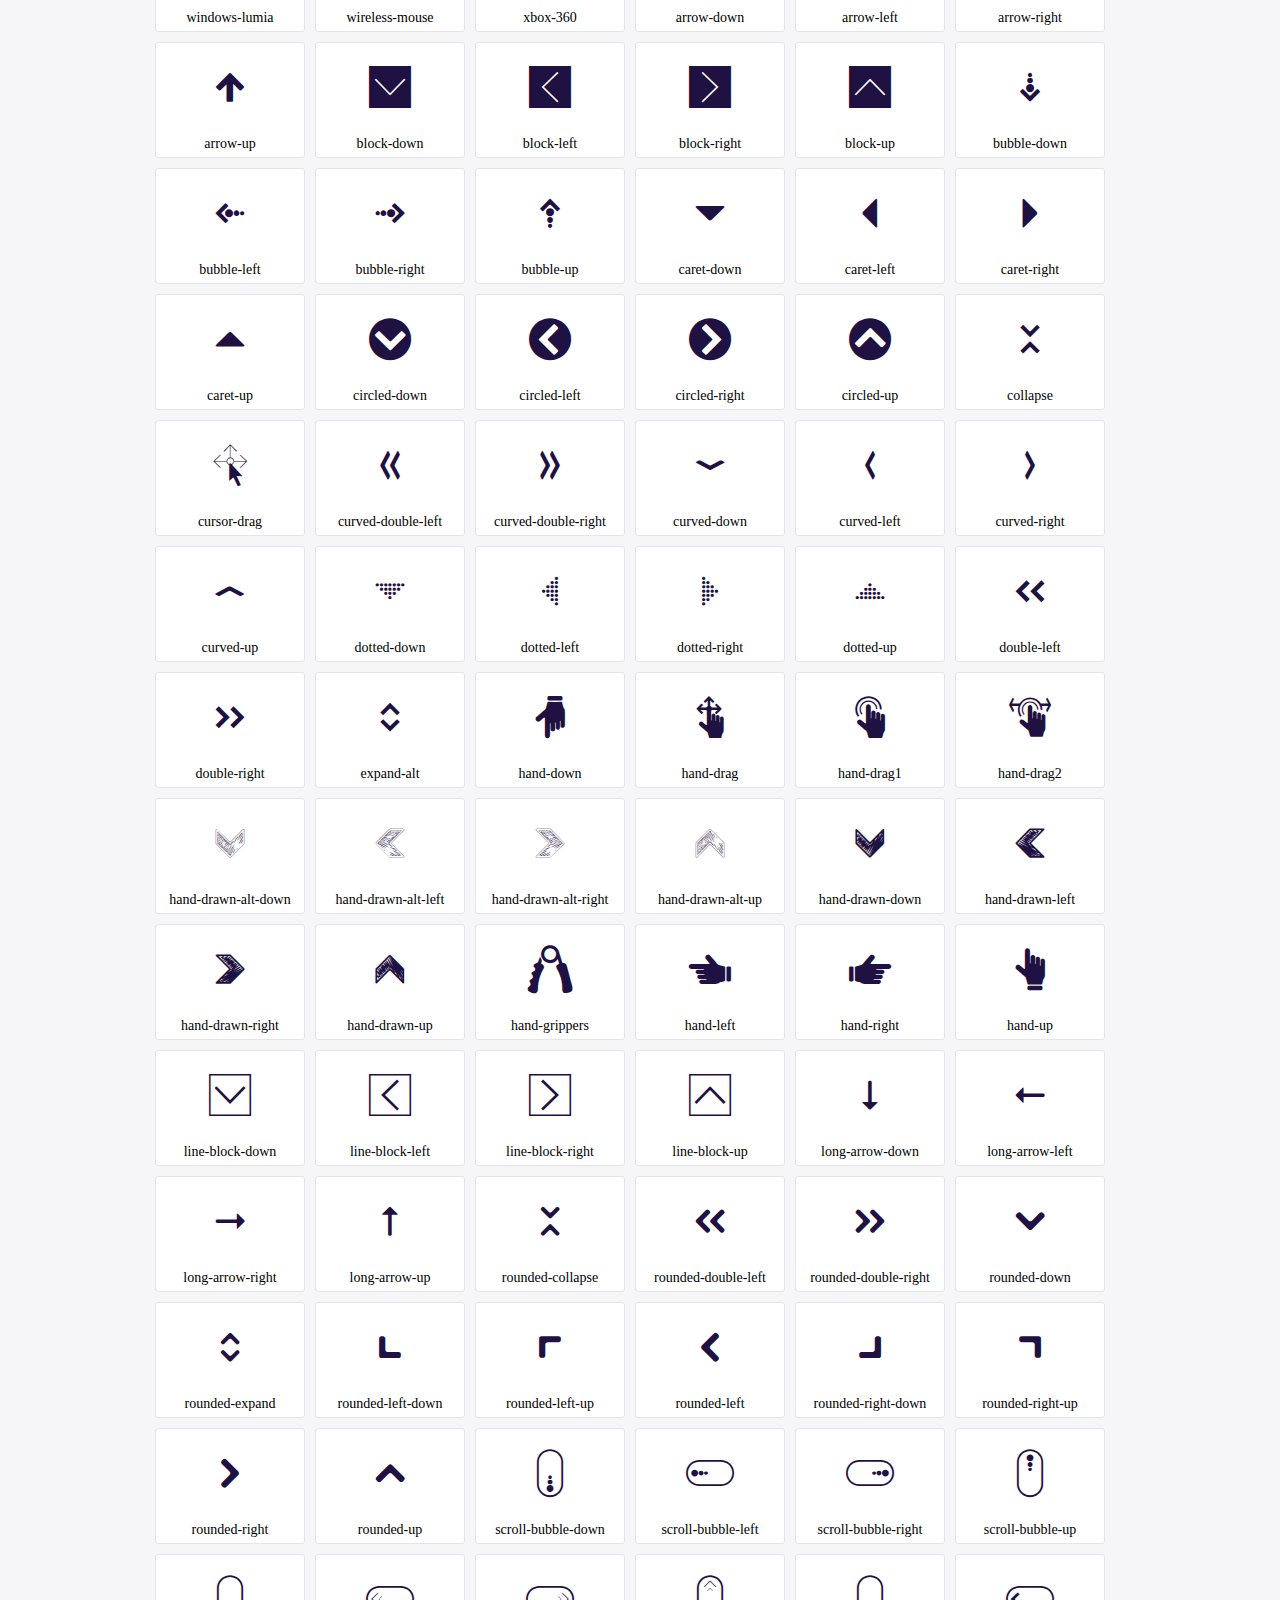
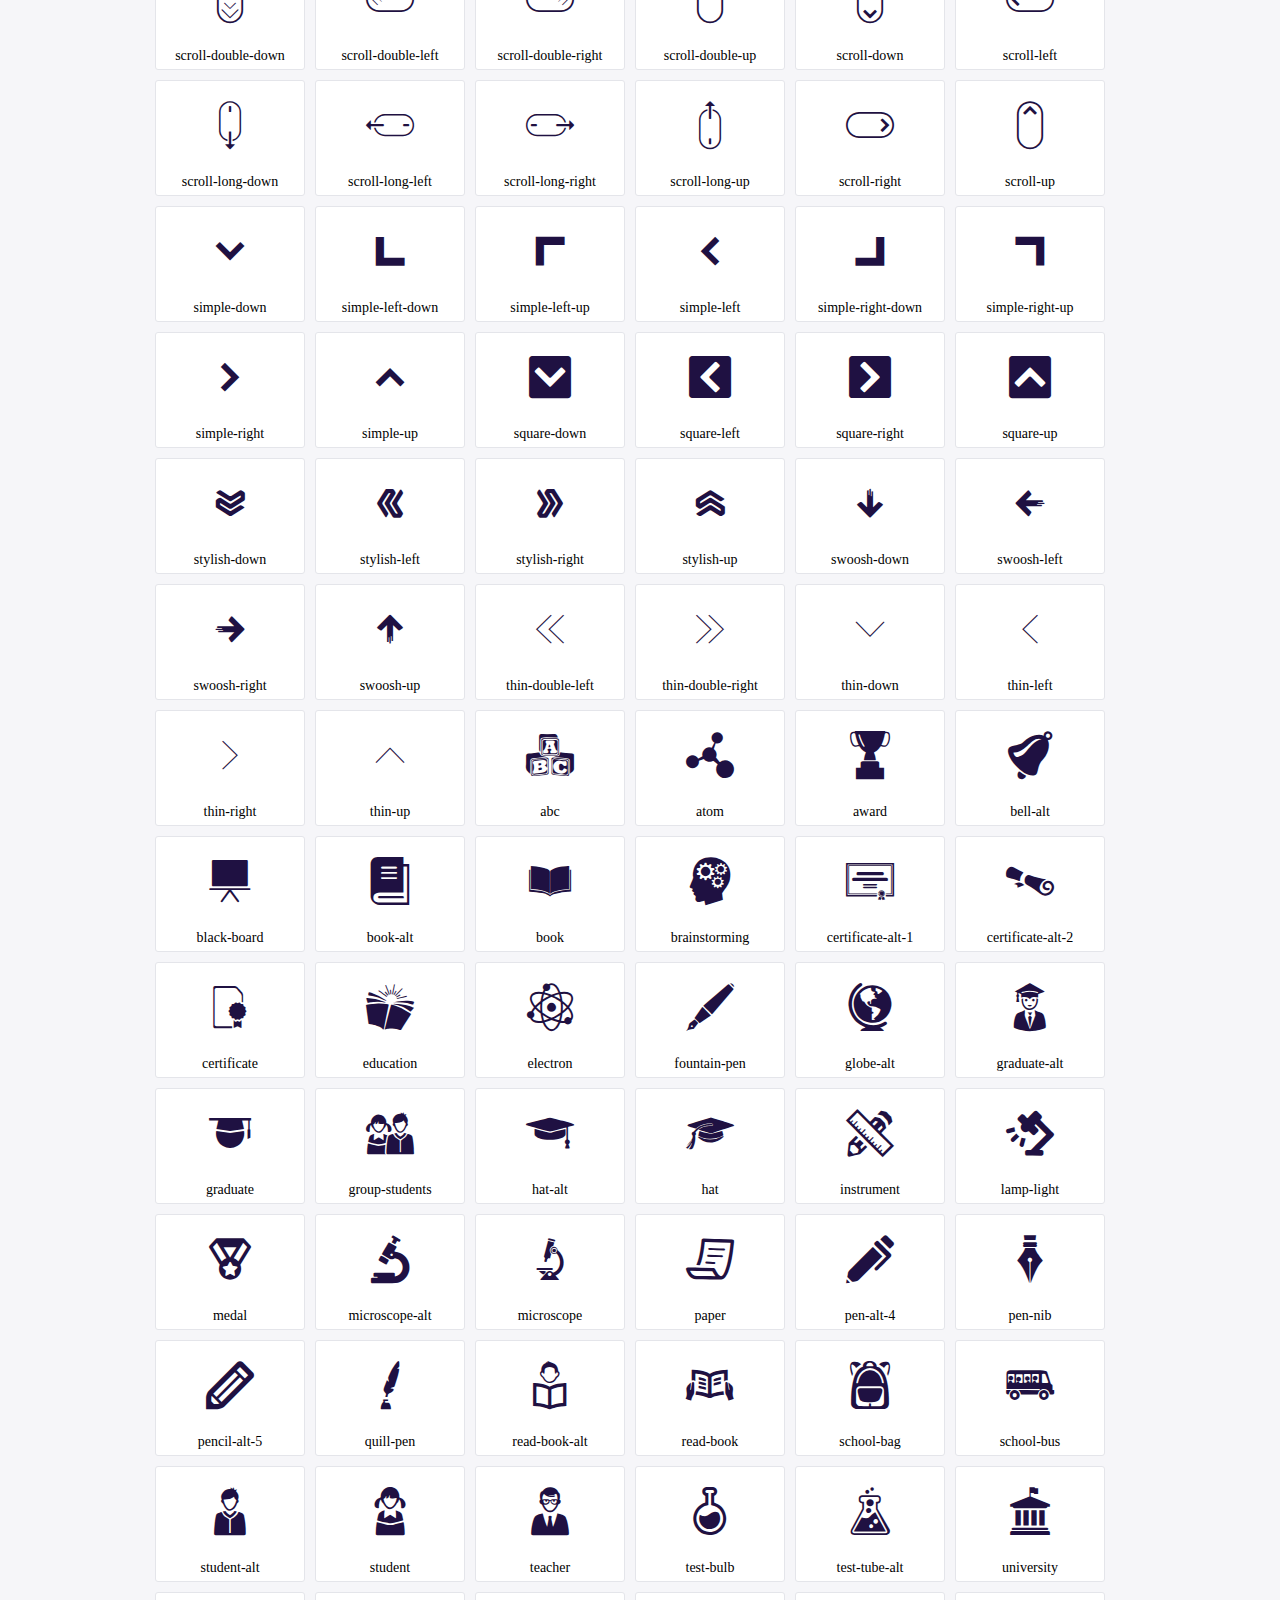
<file: quick_saasland/icofont/demo.html>
<!DOCTYPE html>
	<html>
	<head>
		<meta charset="utf-8">
		<title>Examples | IcoFont</title>
		<link rel="stylesheet" type="text/css" href="./icofont.min.css">
		<style type="text/css">
			body {
				margin: 0;
				padding: 0;
				background: #F6F6F9;
			}
			.header {
				border-bottom: 1px solid #DCDCE1;
				padding: 10px 0;
				margin-bottom: 10px;
			}
			.container {
				width: 980px;
				margin: 0 auto;
			}
			.ico-title {
				font-size: 2em;
			}
			.iconlist {
				margin: 0;
				padding: 0;
				list-style: none;
				text-align: center;
				width: 100%;
				display: flex;
				flex-wrap: wrap;
				flex-direction: row;
			}
			.iconlist li {
				position: relative;
				margin: 5px;
				width: 150px;
				cursor: pointer;
			}
			.iconlist li .icon-holder {
				position: relative;
				text-align: center;
				border-radius: 3px;
				overflow: hidden;
				padding-bottom: 5px;
				background: #ffffff;
				border: 1px solid #E4E5EA;
				transition: all 0.2s linear 0s;
			}
			.iconlist li .icon-holder:hover {
				background: #00C3DA;
				color: #ffffff;
			}
			.iconlist li .icon-holder:hover .icon i {
				color: #ffffff;
			}
			.iconlist li .icon-holder .icon {
				padding: 20px;
				text-align: center;
			}
			.iconlist li .icon-holder .icon i {
				font-size: 3em;
				color: #1F1142;
			}
			.iconlist li .icon-holder span {
				font-size: 14px;
				display: block;
				margin-top: 5px;
				border-radius: 3px;
			}
		</style>
	</head>
	<body>
	<div class="header">
		<div class="container">
			<h1 class="ico-title"> IcoFont Icons </h1>
		</div>
	</div>
	<div class="container">
		<ul class="iconlist">
		
		<li>
			<div class="icon-holder">
				<div class="icon"> 
					<i class="icofont-angry-monster"></i>
				</div> 
				<span> angry-monster </span>
			</div>
		</li>
		
		<li>
			<div class="icon-holder">
				<div class="icon"> 
					<i class="icofont-bathtub"></i>
				</div> 
				<span> bathtub </span>
			</div>
		</li>
		
		<li>
			<div class="icon-holder">
				<div class="icon"> 
					<i class="icofont-bird-wings"></i>
				</div> 
				<span> bird-wings </span>
			</div>
		</li>
		
		<li>
			<div class="icon-holder">
				<div class="icon"> 
					<i class="icofont-bow"></i>
				</div> 
				<span> bow </span>
			</div>
		</li>
		
		<li>
			<div class="icon-holder">
				<div class="icon"> 
					<i class="icofont-castle"></i>
				</div> 
				<span> castle </span>
			</div>
		</li>
		
		<li>
			<div class="icon-holder">
				<div class="icon"> 
					<i class="icofont-circuit"></i>
				</div> 
				<span> circuit </span>
			</div>
		</li>
		
		<li>
			<div class="icon-holder">
				<div class="icon"> 
					<i class="icofont-crown-king"></i>
				</div> 
				<span> crown-king </span>
			</div>
		</li>
		
		<li>
			<div class="icon-holder">
				<div class="icon"> 
					<i class="icofont-crown-queen"></i>
				</div> 
				<span> crown-queen </span>
			</div>
		</li>
		
		<li>
			<div class="icon-holder">
				<div class="icon"> 
					<i class="icofont-dart"></i>
				</div> 
				<span> dart </span>
			</div>
		</li>
		
		<li>
			<div class="icon-holder">
				<div class="icon"> 
					<i class="icofont-disability-race"></i>
				</div> 
				<span> disability-race </span>
			</div>
		</li>
		
		<li>
			<div class="icon-holder">
				<div class="icon"> 
					<i class="icofont-diving-goggle"></i>
				</div> 
				<span> diving-goggle </span>
			</div>
		</li>
		
		<li>
			<div class="icon-holder">
				<div class="icon"> 
					<i class="icofont-eye-open"></i>
				</div> 
				<span> eye-open </span>
			</div>
		</li>
		
		<li>
			<div class="icon-holder">
				<div class="icon"> 
					<i class="icofont-flora-flower"></i>
				</div> 
				<span> flora-flower </span>
			</div>
		</li>
		
		<li>
			<div class="icon-holder">
				<div class="icon"> 
					<i class="icofont-flora"></i>
				</div> 
				<span> flora </span>
			</div>
		</li>
		
		<li>
			<div class="icon-holder">
				<div class="icon"> 
					<i class="icofont-gift-box"></i>
				</div> 
				<span> gift-box </span>
			</div>
		</li>
		
		<li>
			<div class="icon-holder">
				<div class="icon"> 
					<i class="icofont-halloween-pumpkin"></i>
				</div> 
				<span> halloween-pumpkin </span>
			</div>
		</li>
		
		<li>
			<div class="icon-holder">
				<div class="icon"> 
					<i class="icofont-hand-power"></i>
				</div> 
				<span> hand-power </span>
			</div>
		</li>
		
		<li>
			<div class="icon-holder">
				<div class="icon"> 
					<i class="icofont-hand-thunder"></i>
				</div> 
				<span> hand-thunder </span>
			</div>
		</li>
		
		<li>
			<div class="icon-holder">
				<div class="icon"> 
					<i class="icofont-king-monster"></i>
				</div> 
				<span> king-monster </span>
			</div>
		</li>
		
		<li>
			<div class="icon-holder">
				<div class="icon"> 
					<i class="icofont-love"></i>
				</div> 
				<span> love </span>
			</div>
		</li>
		
		<li>
			<div class="icon-holder">
				<div class="icon"> 
					<i class="icofont-magician-hat"></i>
				</div> 
				<span> magician-hat </span>
			</div>
		</li>
		
		<li>
			<div class="icon-holder">
				<div class="icon"> 
					<i class="icofont-native-american"></i>
				</div> 
				<span> native-american </span>
			</div>
		</li>
		
		<li>
			<div class="icon-holder">
				<div class="icon"> 
					<i class="icofont-owl-look"></i>
				</div> 
				<span> owl-look </span>
			</div>
		</li>
		
		<li>
			<div class="icon-holder">
				<div class="icon"> 
					<i class="icofont-phoenix"></i>
				</div> 
				<span> phoenix </span>
			</div>
		</li>
		
		<li>
			<div class="icon-holder">
				<div class="icon"> 
					<i class="icofont-robot-face"></i>
				</div> 
				<span> robot-face </span>
			</div>
		</li>
		
		<li>
			<div class="icon-holder">
				<div class="icon"> 
					<i class="icofont-sand-clock"></i>
				</div> 
				<span> sand-clock </span>
			</div>
		</li>
		
		<li>
			<div class="icon-holder">
				<div class="icon"> 
					<i class="icofont-shield-alt"></i>
				</div> 
				<span> shield-alt </span>
			</div>
		</li>
		
		<li>
			<div class="icon-holder">
				<div class="icon"> 
					<i class="icofont-ship-wheel"></i>
				</div> 
				<span> ship-wheel </span>
			</div>
		</li>
		
		<li>
			<div class="icon-holder">
				<div class="icon"> 
					<i class="icofont-skull-danger"></i>
				</div> 
				<span> skull-danger </span>
			</div>
		</li>
		
		<li>
			<div class="icon-holder">
				<div class="icon"> 
					<i class="icofont-skull-face"></i>
				</div> 
				<span> skull-face </span>
			</div>
		</li>
		
		<li>
			<div class="icon-holder">
				<div class="icon"> 
					<i class="icofont-snowmobile"></i>
				</div> 
				<span> snowmobile </span>
			</div>
		</li>
		
		<li>
			<div class="icon-holder">
				<div class="icon"> 
					<i class="icofont-space-shuttle"></i>
				</div> 
				<span> space-shuttle </span>
			</div>
		</li>
		
		<li>
			<div class="icon-holder">
				<div class="icon"> 
					<i class="icofont-star-shape"></i>
				</div> 
				<span> star-shape </span>
			</div>
		</li>
		
		<li>
			<div class="icon-holder">
				<div class="icon"> 
					<i class="icofont-swirl"></i>
				</div> 
				<span> swirl </span>
			</div>
		</li>
		
		<li>
			<div class="icon-holder">
				<div class="icon"> 
					<i class="icofont-tattoo-wing"></i>
				</div> 
				<span> tattoo-wing </span>
			</div>
		</li>
		
		<li>
			<div class="icon-holder">
				<div class="icon"> 
					<i class="icofont-throne"></i>
				</div> 
				<span> throne </span>
			</div>
		</li>
		
		<li>
			<div class="icon-holder">
				<div class="icon"> 
					<i class="icofont-tree-alt"></i>
				</div> 
				<span> tree-alt </span>
			</div>
		</li>
		
		<li>
			<div class="icon-holder">
				<div class="icon"> 
					<i class="icofont-triangle"></i>
				</div> 
				<span> triangle </span>
			</div>
		</li>
		
		<li>
			<div class="icon-holder">
				<div class="icon"> 
					<i class="icofont-unity-hand"></i>
				</div> 
				<span> unity-hand </span>
			</div>
		</li>
		
		<li>
			<div class="icon-holder">
				<div class="icon"> 
					<i class="icofont-weed"></i>
				</div> 
				<span> weed </span>
			</div>
		</li>
		
		<li>
			<div class="icon-holder">
				<div class="icon"> 
					<i class="icofont-woman-bird"></i>
				</div> 
				<span> woman-bird </span>
			</div>
		</li>
		
		<li>
			<div class="icon-holder">
				<div class="icon"> 
					<i class="icofont-bat"></i>
				</div> 
				<span> bat </span>
			</div>
		</li>
		
		<li>
			<div class="icon-holder">
				<div class="icon"> 
					<i class="icofont-bear-face"></i>
				</div> 
				<span> bear-face </span>
			</div>
		</li>
		
		<li>
			<div class="icon-holder">
				<div class="icon"> 
					<i class="icofont-bear-tracks"></i>
				</div> 
				<span> bear-tracks </span>
			</div>
		</li>
		
		<li>
			<div class="icon-holder">
				<div class="icon"> 
					<i class="icofont-bear"></i>
				</div> 
				<span> bear </span>
			</div>
		</li>
		
		<li>
			<div class="icon-holder">
				<div class="icon"> 
					<i class="icofont-bird-alt"></i>
				</div> 
				<span> bird-alt </span>
			</div>
		</li>
		
		<li>
			<div class="icon-holder">
				<div class="icon"> 
					<i class="icofont-bird-flying"></i>
				</div> 
				<span> bird-flying </span>
			</div>
		</li>
		
		<li>
			<div class="icon-holder">
				<div class="icon"> 
					<i class="icofont-bird"></i>
				</div> 
				<span> bird </span>
			</div>
		</li>
		
		<li>
			<div class="icon-holder">
				<div class="icon"> 
					<i class="icofont-birds"></i>
				</div> 
				<span> birds </span>
			</div>
		</li>
		
		<li>
			<div class="icon-holder">
				<div class="icon"> 
					<i class="icofont-bone"></i>
				</div> 
				<span> bone </span>
			</div>
		</li>
		
		<li>
			<div class="icon-holder">
				<div class="icon"> 
					<i class="icofont-bull"></i>
				</div> 
				<span> bull </span>
			</div>
		</li>
		
		<li>
			<div class="icon-holder">
				<div class="icon"> 
					<i class="icofont-butterfly-alt"></i>
				</div> 
				<span> butterfly-alt </span>
			</div>
		</li>
		
		<li>
			<div class="icon-holder">
				<div class="icon"> 
					<i class="icofont-butterfly"></i>
				</div> 
				<span> butterfly </span>
			</div>
		</li>
		
		<li>
			<div class="icon-holder">
				<div class="icon"> 
					<i class="icofont-camel-alt"></i>
				</div> 
				<span> camel-alt </span>
			</div>
		</li>
		
		<li>
			<div class="icon-holder">
				<div class="icon"> 
					<i class="icofont-camel-head"></i>
				</div> 
				<span> camel-head </span>
			</div>
		</li>
		
		<li>
			<div class="icon-holder">
				<div class="icon"> 
					<i class="icofont-camel"></i>
				</div> 
				<span> camel </span>
			</div>
		</li>
		
		<li>
			<div class="icon-holder">
				<div class="icon"> 
					<i class="icofont-cat-alt-1"></i>
				</div> 
				<span> cat-alt-1 </span>
			</div>
		</li>
		
		<li>
			<div class="icon-holder">
				<div class="icon"> 
					<i class="icofont-cat-alt-2"></i>
				</div> 
				<span> cat-alt-2 </span>
			</div>
		</li>
		
		<li>
			<div class="icon-holder">
				<div class="icon"> 
					<i class="icofont-cat-alt-3"></i>
				</div> 
				<span> cat-alt-3 </span>
			</div>
		</li>
		
		<li>
			<div class="icon-holder">
				<div class="icon"> 
					<i class="icofont-cat-dog"></i>
				</div> 
				<span> cat-dog </span>
			</div>
		</li>
		
		<li>
			<div class="icon-holder">
				<div class="icon"> 
					<i class="icofont-cat-face"></i>
				</div> 
				<span> cat-face </span>
			</div>
		</li>
		
		<li>
			<div class="icon-holder">
				<div class="icon"> 
					<i class="icofont-cat"></i>
				</div> 
				<span> cat </span>
			</div>
		</li>
		
		<li>
			<div class="icon-holder">
				<div class="icon"> 
					<i class="icofont-cow-head"></i>
				</div> 
				<span> cow-head </span>
			</div>
		</li>
		
		<li>
			<div class="icon-holder">
				<div class="icon"> 
					<i class="icofont-cow"></i>
				</div> 
				<span> cow </span>
			</div>
		</li>
		
		<li>
			<div class="icon-holder">
				<div class="icon"> 
					<i class="icofont-crab"></i>
				</div> 
				<span> crab </span>
			</div>
		</li>
		
		<li>
			<div class="icon-holder">
				<div class="icon"> 
					<i class="icofont-crocodile"></i>
				</div> 
				<span> crocodile </span>
			</div>
		</li>
		
		<li>
			<div class="icon-holder">
				<div class="icon"> 
					<i class="icofont-deer-head"></i>
				</div> 
				<span> deer-head </span>
			</div>
		</li>
		
		<li>
			<div class="icon-holder">
				<div class="icon"> 
					<i class="icofont-dog-alt"></i>
				</div> 
				<span> dog-alt </span>
			</div>
		</li>
		
		<li>
			<div class="icon-holder">
				<div class="icon"> 
					<i class="icofont-dog-barking"></i>
				</div> 
				<span> dog-barking </span>
			</div>
		</li>
		
		<li>
			<div class="icon-holder">
				<div class="icon"> 
					<i class="icofont-dog"></i>
				</div> 
				<span> dog </span>
			</div>
		</li>
		
		<li>
			<div class="icon-holder">
				<div class="icon"> 
					<i class="icofont-dolphin"></i>
				</div> 
				<span> dolphin </span>
			</div>
		</li>
		
		<li>
			<div class="icon-holder">
				<div class="icon"> 
					<i class="icofont-duck-tracks"></i>
				</div> 
				<span> duck-tracks </span>
			</div>
		</li>
		
		<li>
			<div class="icon-holder">
				<div class="icon"> 
					<i class="icofont-eagle-head"></i>
				</div> 
				<span> eagle-head </span>
			</div>
		</li>
		
		<li>
			<div class="icon-holder">
				<div class="icon"> 
					<i class="icofont-eaten-fish"></i>
				</div> 
				<span> eaten-fish </span>
			</div>
		</li>
		
		<li>
			<div class="icon-holder">
				<div class="icon"> 
					<i class="icofont-elephant-alt"></i>
				</div> 
				<span> elephant-alt </span>
			</div>
		</li>
		
		<li>
			<div class="icon-holder">
				<div class="icon"> 
					<i class="icofont-elephant-head-alt"></i>
				</div> 
				<span> elephant-head-alt </span>
			</div>
		</li>
		
		<li>
			<div class="icon-holder">
				<div class="icon"> 
					<i class="icofont-elephant-head"></i>
				</div> 
				<span> elephant-head </span>
			</div>
		</li>
		
		<li>
			<div class="icon-holder">
				<div class="icon"> 
					<i class="icofont-elephant"></i>
				</div> 
				<span> elephant </span>
			</div>
		</li>
		
		<li>
			<div class="icon-holder">
				<div class="icon"> 
					<i class="icofont-elk"></i>
				</div> 
				<span> elk </span>
			</div>
		</li>
		
		<li>
			<div class="icon-holder">
				<div class="icon"> 
					<i class="icofont-fish-1"></i>
				</div> 
				<span> fish-1 </span>
			</div>
		</li>
		
		<li>
			<div class="icon-holder">
				<div class="icon"> 
					<i class="icofont-fish-2"></i>
				</div> 
				<span> fish-2 </span>
			</div>
		</li>
		
		<li>
			<div class="icon-holder">
				<div class="icon"> 
					<i class="icofont-fish-3"></i>
				</div> 
				<span> fish-3 </span>
			</div>
		</li>
		
		<li>
			<div class="icon-holder">
				<div class="icon"> 
					<i class="icofont-fish-4"></i>
				</div> 
				<span> fish-4 </span>
			</div>
		</li>
		
		<li>
			<div class="icon-holder">
				<div class="icon"> 
					<i class="icofont-fish-5"></i>
				</div> 
				<span> fish-5 </span>
			</div>
		</li>
		
		<li>
			<div class="icon-holder">
				<div class="icon"> 
					<i class="icofont-fish"></i>
				</div> 
				<span> fish </span>
			</div>
		</li>
		
		<li>
			<div class="icon-holder">
				<div class="icon"> 
					<i class="icofont-fox-alt"></i>
				</div> 
				<span> fox-alt </span>
			</div>
		</li>
		
		<li>
			<div class="icon-holder">
				<div class="icon"> 
					<i class="icofont-fox"></i>
				</div> 
				<span> fox </span>
			</div>
		</li>
		
		<li>
			<div class="icon-holder">
				<div class="icon"> 
					<i class="icofont-frog-tracks"></i>
				</div> 
				<span> frog-tracks </span>
			</div>
		</li>
		
		<li>
			<div class="icon-holder">
				<div class="icon"> 
					<i class="icofont-frog"></i>
				</div> 
				<span> frog </span>
			</div>
		</li>
		
		<li>
			<div class="icon-holder">
				<div class="icon"> 
					<i class="icofont-froggy"></i>
				</div> 
				<span> froggy </span>
			</div>
		</li>
		
		<li>
			<div class="icon-holder">
				<div class="icon"> 
					<i class="icofont-giraffe-head-1"></i>
				</div> 
				<span> giraffe-head-1 </span>
			</div>
		</li>
		
		<li>
			<div class="icon-holder">
				<div class="icon"> 
					<i class="icofont-giraffe-head-2"></i>
				</div> 
				<span> giraffe-head-2 </span>
			</div>
		</li>
		
		<li>
			<div class="icon-holder">
				<div class="icon"> 
					<i class="icofont-giraffe-head"></i>
				</div> 
				<span> giraffe-head </span>
			</div>
		</li>
		
		<li>
			<div class="icon-holder">
				<div class="icon"> 
					<i class="icofont-giraffe"></i>
				</div> 
				<span> giraffe </span>
			</div>
		</li>
		
		<li>
			<div class="icon-holder">
				<div class="icon"> 
					<i class="icofont-goat-head"></i>
				</div> 
				<span> goat-head </span>
			</div>
		</li>
		
		<li>
			<div class="icon-holder">
				<div class="icon"> 
					<i class="icofont-gorilla"></i>
				</div> 
				<span> gorilla </span>
			</div>
		</li>
		
		<li>
			<div class="icon-holder">
				<div class="icon"> 
					<i class="icofont-hen-tracks"></i>
				</div> 
				<span> hen-tracks </span>
			</div>
		</li>
		
		<li>
			<div class="icon-holder">
				<div class="icon"> 
					<i class="icofont-horse-head-1"></i>
				</div> 
				<span> horse-head-1 </span>
			</div>
		</li>
		
		<li>
			<div class="icon-holder">
				<div class="icon"> 
					<i class="icofont-horse-head-2"></i>
				</div> 
				<span> horse-head-2 </span>
			</div>
		</li>
		
		<li>
			<div class="icon-holder">
				<div class="icon"> 
					<i class="icofont-horse-head"></i>
				</div> 
				<span> horse-head </span>
			</div>
		</li>
		
		<li>
			<div class="icon-holder">
				<div class="icon"> 
					<i class="icofont-horse-tracks"></i>
				</div> 
				<span> horse-tracks </span>
			</div>
		</li>
		
		<li>
			<div class="icon-holder">
				<div class="icon"> 
					<i class="icofont-jellyfish"></i>
				</div> 
				<span> jellyfish </span>
			</div>
		</li>
		
		<li>
			<div class="icon-holder">
				<div class="icon"> 
					<i class="icofont-kangaroo"></i>
				</div> 
				<span> kangaroo </span>
			</div>
		</li>
		
		<li>
			<div class="icon-holder">
				<div class="icon"> 
					<i class="icofont-lemur"></i>
				</div> 
				<span> lemur </span>
			</div>
		</li>
		
		<li>
			<div class="icon-holder">
				<div class="icon"> 
					<i class="icofont-lion-head-1"></i>
				</div> 
				<span> lion-head-1 </span>
			</div>
		</li>
		
		<li>
			<div class="icon-holder">
				<div class="icon"> 
					<i class="icofont-lion-head-2"></i>
				</div> 
				<span> lion-head-2 </span>
			</div>
		</li>
		
		<li>
			<div class="icon-holder">
				<div class="icon"> 
					<i class="icofont-lion-head"></i>
				</div> 
				<span> lion-head </span>
			</div>
		</li>
		
		<li>
			<div class="icon-holder">
				<div class="icon"> 
					<i class="icofont-lion"></i>
				</div> 
				<span> lion </span>
			</div>
		</li>
		
		<li>
			<div class="icon-holder">
				<div class="icon"> 
					<i class="icofont-monkey-2"></i>
				</div> 
				<span> monkey-2 </span>
			</div>
		</li>
		
		<li>
			<div class="icon-holder">
				<div class="icon"> 
					<i class="icofont-monkey-3"></i>
				</div> 
				<span> monkey-3 </span>
			</div>
		</li>
		
		<li>
			<div class="icon-holder">
				<div class="icon"> 
					<i class="icofont-monkey-face"></i>
				</div> 
				<span> monkey-face </span>
			</div>
		</li>
		
		<li>
			<div class="icon-holder">
				<div class="icon"> 
					<i class="icofont-monkey"></i>
				</div> 
				<span> monkey </span>
			</div>
		</li>
		
		<li>
			<div class="icon-holder">
				<div class="icon"> 
					<i class="icofont-octopus-alt"></i>
				</div> 
				<span> octopus-alt </span>
			</div>
		</li>
		
		<li>
			<div class="icon-holder">
				<div class="icon"> 
					<i class="icofont-octopus"></i>
				</div> 
				<span> octopus </span>
			</div>
		</li>
		
		<li>
			<div class="icon-holder">
				<div class="icon"> 
					<i class="icofont-owl"></i>
				</div> 
				<span> owl </span>
			</div>
		</li>
		
		<li>
			<div class="icon-holder">
				<div class="icon"> 
					<i class="icofont-panda-face"></i>
				</div> 
				<span> panda-face </span>
			</div>
		</li>
		
		<li>
			<div class="icon-holder">
				<div class="icon"> 
					<i class="icofont-panda"></i>
				</div> 
				<span> panda </span>
			</div>
		</li>
		
		<li>
			<div class="icon-holder">
				<div class="icon"> 
					<i class="icofont-panther"></i>
				</div> 
				<span> panther </span>
			</div>
		</li>
		
		<li>
			<div class="icon-holder">
				<div class="icon"> 
					<i class="icofont-parrot-lip"></i>
				</div> 
				<span> parrot-lip </span>
			</div>
		</li>
		
		<li>
			<div class="icon-holder">
				<div class="icon"> 
					<i class="icofont-parrot"></i>
				</div> 
				<span> parrot </span>
			</div>
		</li>
		
		<li>
			<div class="icon-holder">
				<div class="icon"> 
					<i class="icofont-paw"></i>
				</div> 
				<span> paw </span>
			</div>
		</li>
		
		<li>
			<div class="icon-holder">
				<div class="icon"> 
					<i class="icofont-pelican"></i>
				</div> 
				<span> pelican </span>
			</div>
		</li>
		
		<li>
			<div class="icon-holder">
				<div class="icon"> 
					<i class="icofont-penguin"></i>
				</div> 
				<span> penguin </span>
			</div>
		</li>
		
		<li>
			<div class="icon-holder">
				<div class="icon"> 
					<i class="icofont-pig-face"></i>
				</div> 
				<span> pig-face </span>
			</div>
		</li>
		
		<li>
			<div class="icon-holder">
				<div class="icon"> 
					<i class="icofont-pig"></i>
				</div> 
				<span> pig </span>
			</div>
		</li>
		
		<li>
			<div class="icon-holder">
				<div class="icon"> 
					<i class="icofont-pigeon-1"></i>
				</div> 
				<span> pigeon-1 </span>
			</div>
		</li>
		
		<li>
			<div class="icon-holder">
				<div class="icon"> 
					<i class="icofont-pigeon-2"></i>
				</div> 
				<span> pigeon-2 </span>
			</div>
		</li>
		
		<li>
			<div class="icon-holder">
				<div class="icon"> 
					<i class="icofont-pigeon"></i>
				</div> 
				<span> pigeon </span>
			</div>
		</li>
		
		<li>
			<div class="icon-holder">
				<div class="icon"> 
					<i class="icofont-rabbit"></i>
				</div> 
				<span> rabbit </span>
			</div>
		</li>
		
		<li>
			<div class="icon-holder">
				<div class="icon"> 
					<i class="icofont-rat"></i>
				</div> 
				<span> rat </span>
			</div>
		</li>
		
		<li>
			<div class="icon-holder">
				<div class="icon"> 
					<i class="icofont-rhino-head"></i>
				</div> 
				<span> rhino-head </span>
			</div>
		</li>
		
		<li>
			<div class="icon-holder">
				<div class="icon"> 
					<i class="icofont-rhino"></i>
				</div> 
				<span> rhino </span>
			</div>
		</li>
		
		<li>
			<div class="icon-holder">
				<div class="icon"> 
					<i class="icofont-rooster"></i>
				</div> 
				<span> rooster </span>
			</div>
		</li>
		
		<li>
			<div class="icon-holder">
				<div class="icon"> 
					<i class="icofont-seahorse"></i>
				</div> 
				<span> seahorse </span>
			</div>
		</li>
		
		<li>
			<div class="icon-holder">
				<div class="icon"> 
					<i class="icofont-seal"></i>
				</div> 
				<span> seal </span>
			</div>
		</li>
		
		<li>
			<div class="icon-holder">
				<div class="icon"> 
					<i class="icofont-shrimp-alt"></i>
				</div> 
				<span> shrimp-alt </span>
			</div>
		</li>
		
		<li>
			<div class="icon-holder">
				<div class="icon"> 
					<i class="icofont-shrimp"></i>
				</div> 
				<span> shrimp </span>
			</div>
		</li>
		
		<li>
			<div class="icon-holder">
				<div class="icon"> 
					<i class="icofont-snail-1"></i>
				</div> 
				<span> snail-1 </span>
			</div>
		</li>
		
		<li>
			<div class="icon-holder">
				<div class="icon"> 
					<i class="icofont-snail-2"></i>
				</div> 
				<span> snail-2 </span>
			</div>
		</li>
		
		<li>
			<div class="icon-holder">
				<div class="icon"> 
					<i class="icofont-snail-3"></i>
				</div> 
				<span> snail-3 </span>
			</div>
		</li>
		
		<li>
			<div class="icon-holder">
				<div class="icon"> 
					<i class="icofont-snail"></i>
				</div> 
				<span> snail </span>
			</div>
		</li>
		
		<li>
			<div class="icon-holder">
				<div class="icon"> 
					<i class="icofont-snake"></i>
				</div> 
				<span> snake </span>
			</div>
		</li>
		
		<li>
			<div class="icon-holder">
				<div class="icon"> 
					<i class="icofont-squid"></i>
				</div> 
				<span> squid </span>
			</div>
		</li>
		
		<li>
			<div class="icon-holder">
				<div class="icon"> 
					<i class="icofont-squirrel"></i>
				</div> 
				<span> squirrel </span>
			</div>
		</li>
		
		<li>
			<div class="icon-holder">
				<div class="icon"> 
					<i class="icofont-tiger-face"></i>
				</div> 
				<span> tiger-face </span>
			</div>
		</li>
		
		<li>
			<div class="icon-holder">
				<div class="icon"> 
					<i class="icofont-tiger"></i>
				</div> 
				<span> tiger </span>
			</div>
		</li>
		
		<li>
			<div class="icon-holder">
				<div class="icon"> 
					<i class="icofont-turtle"></i>
				</div> 
				<span> turtle </span>
			</div>
		</li>
		
		<li>
			<div class="icon-holder">
				<div class="icon"> 
					<i class="icofont-whale"></i>
				</div> 
				<span> whale </span>
			</div>
		</li>
		
		<li>
			<div class="icon-holder">
				<div class="icon"> 
					<i class="icofont-woodpecker"></i>
				</div> 
				<span> woodpecker </span>
			</div>
		</li>
		
		<li>
			<div class="icon-holder">
				<div class="icon"> 
					<i class="icofont-zebra"></i>
				</div> 
				<span> zebra </span>
			</div>
		</li>
		
		<li>
			<div class="icon-holder">
				<div class="icon"> 
					<i class="icofont-brand-acer"></i>
				</div> 
				<span> brand-acer </span>
			</div>
		</li>
		
		<li>
			<div class="icon-holder">
				<div class="icon"> 
					<i class="icofont-brand-adidas"></i>
				</div> 
				<span> brand-adidas </span>
			</div>
		</li>
		
		<li>
			<div class="icon-holder">
				<div class="icon"> 
					<i class="icofont-brand-adobe"></i>
				</div> 
				<span> brand-adobe </span>
			</div>
		</li>
		
		<li>
			<div class="icon-holder">
				<div class="icon"> 
					<i class="icofont-brand-air-new-zealand"></i>
				</div> 
				<span> brand-air-new-zealand </span>
			</div>
		</li>
		
		<li>
			<div class="icon-holder">
				<div class="icon"> 
					<i class="icofont-brand-airbnb"></i>
				</div> 
				<span> brand-airbnb </span>
			</div>
		</li>
		
		<li>
			<div class="icon-holder">
				<div class="icon"> 
					<i class="icofont-brand-aircell"></i>
				</div> 
				<span> brand-aircell </span>
			</div>
		</li>
		
		<li>
			<div class="icon-holder">
				<div class="icon"> 
					<i class="icofont-brand-airtel"></i>
				</div> 
				<span> brand-airtel </span>
			</div>
		</li>
		
		<li>
			<div class="icon-holder">
				<div class="icon"> 
					<i class="icofont-brand-alcatel"></i>
				</div> 
				<span> brand-alcatel </span>
			</div>
		</li>
		
		<li>
			<div class="icon-holder">
				<div class="icon"> 
					<i class="icofont-brand-alibaba"></i>
				</div> 
				<span> brand-alibaba </span>
			</div>
		</li>
		
		<li>
			<div class="icon-holder">
				<div class="icon"> 
					<i class="icofont-brand-aliexpress"></i>
				</div> 
				<span> brand-aliexpress </span>
			</div>
		</li>
		
		<li>
			<div class="icon-holder">
				<div class="icon"> 
					<i class="icofont-brand-alipay"></i>
				</div> 
				<span> brand-alipay </span>
			</div>
		</li>
		
		<li>
			<div class="icon-holder">
				<div class="icon"> 
					<i class="icofont-brand-amazon"></i>
				</div> 
				<span> brand-amazon </span>
			</div>
		</li>
		
		<li>
			<div class="icon-holder">
				<div class="icon"> 
					<i class="icofont-brand-amd"></i>
				</div> 
				<span> brand-amd </span>
			</div>
		</li>
		
		<li>
			<div class="icon-holder">
				<div class="icon"> 
					<i class="icofont-brand-american-airlines"></i>
				</div> 
				<span> brand-american-airlines </span>
			</div>
		</li>
		
		<li>
			<div class="icon-holder">
				<div class="icon"> 
					<i class="icofont-brand-android-robot"></i>
				</div> 
				<span> brand-android-robot </span>
			</div>
		</li>
		
		<li>
			<div class="icon-holder">
				<div class="icon"> 
					<i class="icofont-brand-android"></i>
				</div> 
				<span> brand-android </span>
			</div>
		</li>
		
		<li>
			<div class="icon-holder">
				<div class="icon"> 
					<i class="icofont-brand-aol"></i>
				</div> 
				<span> brand-aol </span>
			</div>
		</li>
		
		<li>
			<div class="icon-holder">
				<div class="icon"> 
					<i class="icofont-brand-apple"></i>
				</div> 
				<span> brand-apple </span>
			</div>
		</li>
		
		<li>
			<div class="icon-holder">
				<div class="icon"> 
					<i class="icofont-brand-appstore"></i>
				</div> 
				<span> brand-appstore </span>
			</div>
		</li>
		
		<li>
			<div class="icon-holder">
				<div class="icon"> 
					<i class="icofont-brand-asus"></i>
				</div> 
				<span> brand-asus </span>
			</div>
		</li>
		
		<li>
			<div class="icon-holder">
				<div class="icon"> 
					<i class="icofont-brand-ati"></i>
				</div> 
				<span> brand-ati </span>
			</div>
		</li>
		
		<li>
			<div class="icon-holder">
				<div class="icon"> 
					<i class="icofont-brand-att"></i>
				</div> 
				<span> brand-att </span>
			</div>
		</li>
		
		<li>
			<div class="icon-holder">
				<div class="icon"> 
					<i class="icofont-brand-audi"></i>
				</div> 
				<span> brand-audi </span>
			</div>
		</li>
		
		<li>
			<div class="icon-holder">
				<div class="icon"> 
					<i class="icofont-brand-axiata"></i>
				</div> 
				<span> brand-axiata </span>
			</div>
		</li>
		
		<li>
			<div class="icon-holder">
				<div class="icon"> 
					<i class="icofont-brand-bada"></i>
				</div> 
				<span> brand-bada </span>
			</div>
		</li>
		
		<li>
			<div class="icon-holder">
				<div class="icon"> 
					<i class="icofont-brand-bbc"></i>
				</div> 
				<span> brand-bbc </span>
			</div>
		</li>
		
		<li>
			<div class="icon-holder">
				<div class="icon"> 
					<i class="icofont-brand-bing"></i>
				</div> 
				<span> brand-bing </span>
			</div>
		</li>
		
		<li>
			<div class="icon-holder">
				<div class="icon"> 
					<i class="icofont-brand-blackberry"></i>
				</div> 
				<span> brand-blackberry </span>
			</div>
		</li>
		
		<li>
			<div class="icon-holder">
				<div class="icon"> 
					<i class="icofont-brand-bmw"></i>
				</div> 
				<span> brand-bmw </span>
			</div>
		</li>
		
		<li>
			<div class="icon-holder">
				<div class="icon"> 
					<i class="icofont-brand-box"></i>
				</div> 
				<span> brand-box </span>
			</div>
		</li>
		
		<li>
			<div class="icon-holder">
				<div class="icon"> 
					<i class="icofont-brand-burger-king"></i>
				</div> 
				<span> brand-burger-king </span>
			</div>
		</li>
		
		<li>
			<div class="icon-holder">
				<div class="icon"> 
					<i class="icofont-brand-business-insider"></i>
				</div> 
				<span> brand-business-insider </span>
			</div>
		</li>
		
		<li>
			<div class="icon-holder">
				<div class="icon"> 
					<i class="icofont-brand-buzzfeed"></i>
				</div> 
				<span> brand-buzzfeed </span>
			</div>
		</li>
		
		<li>
			<div class="icon-holder">
				<div class="icon"> 
					<i class="icofont-brand-cannon"></i>
				</div> 
				<span> brand-cannon </span>
			</div>
		</li>
		
		<li>
			<div class="icon-holder">
				<div class="icon"> 
					<i class="icofont-brand-casio"></i>
				</div> 
				<span> brand-casio </span>
			</div>
		</li>
		
		<li>
			<div class="icon-holder">
				<div class="icon"> 
					<i class="icofont-brand-china-mobile"></i>
				</div> 
				<span> brand-china-mobile </span>
			</div>
		</li>
		
		<li>
			<div class="icon-holder">
				<div class="icon"> 
					<i class="icofont-brand-china-telecom"></i>
				</div> 
				<span> brand-china-telecom </span>
			</div>
		</li>
		
		<li>
			<div class="icon-holder">
				<div class="icon"> 
					<i class="icofont-brand-china-unicom"></i>
				</div> 
				<span> brand-china-unicom </span>
			</div>
		</li>
		
		<li>
			<div class="icon-holder">
				<div class="icon"> 
					<i class="icofont-brand-cisco"></i>
				</div> 
				<span> brand-cisco </span>
			</div>
		</li>
		
		<li>
			<div class="icon-holder">
				<div class="icon"> 
					<i class="icofont-brand-citibank"></i>
				</div> 
				<span> brand-citibank </span>
			</div>
		</li>
		
		<li>
			<div class="icon-holder">
				<div class="icon"> 
					<i class="icofont-brand-cnet"></i>
				</div> 
				<span> brand-cnet </span>
			</div>
		</li>
		
		<li>
			<div class="icon-holder">
				<div class="icon"> 
					<i class="icofont-brand-cnn"></i>
				</div> 
				<span> brand-cnn </span>
			</div>
		</li>
		
		<li>
			<div class="icon-holder">
				<div class="icon"> 
					<i class="icofont-brand-cocal-cola"></i>
				</div> 
				<span> brand-cocal-cola </span>
			</div>
		</li>
		
		<li>
			<div class="icon-holder">
				<div class="icon"> 
					<i class="icofont-brand-compaq"></i>
				</div> 
				<span> brand-compaq </span>
			</div>
		</li>
		
		<li>
			<div class="icon-holder">
				<div class="icon"> 
					<i class="icofont-brand-debian"></i>
				</div> 
				<span> brand-debian </span>
			</div>
		</li>
		
		<li>
			<div class="icon-holder">
				<div class="icon"> 
					<i class="icofont-brand-delicious"></i>
				</div> 
				<span> brand-delicious </span>
			</div>
		</li>
		
		<li>
			<div class="icon-holder">
				<div class="icon"> 
					<i class="icofont-brand-dell"></i>
				</div> 
				<span> brand-dell </span>
			</div>
		</li>
		
		<li>
			<div class="icon-holder">
				<div class="icon"> 
					<i class="icofont-brand-designbump"></i>
				</div> 
				<span> brand-designbump </span>
			</div>
		</li>
		
		<li>
			<div class="icon-holder">
				<div class="icon"> 
					<i class="icofont-brand-designfloat"></i>
				</div> 
				<span> brand-designfloat </span>
			</div>
		</li>
		
		<li>
			<div class="icon-holder">
				<div class="icon"> 
					<i class="icofont-brand-disney"></i>
				</div> 
				<span> brand-disney </span>
			</div>
		</li>
		
		<li>
			<div class="icon-holder">
				<div class="icon"> 
					<i class="icofont-brand-dodge"></i>
				</div> 
				<span> brand-dodge </span>
			</div>
		</li>
		
		<li>
			<div class="icon-holder">
				<div class="icon"> 
					<i class="icofont-brand-dove"></i>
				</div> 
				<span> brand-dove </span>
			</div>
		</li>
		
		<li>
			<div class="icon-holder">
				<div class="icon"> 
					<i class="icofont-brand-drupal"></i>
				</div> 
				<span> brand-drupal </span>
			</div>
		</li>
		
		<li>
			<div class="icon-holder">
				<div class="icon"> 
					<i class="icofont-brand-ebay"></i>
				</div> 
				<span> brand-ebay </span>
			</div>
		</li>
		
		<li>
			<div class="icon-holder">
				<div class="icon"> 
					<i class="icofont-brand-eleven"></i>
				</div> 
				<span> brand-eleven </span>
			</div>
		</li>
		
		<li>
			<div class="icon-holder">
				<div class="icon"> 
					<i class="icofont-brand-emirates"></i>
				</div> 
				<span> brand-emirates </span>
			</div>
		</li>
		
		<li>
			<div class="icon-holder">
				<div class="icon"> 
					<i class="icofont-brand-espn"></i>
				</div> 
				<span> brand-espn </span>
			</div>
		</li>
		
		<li>
			<div class="icon-holder">
				<div class="icon"> 
					<i class="icofont-brand-etihad-airways"></i>
				</div> 
				<span> brand-etihad-airways </span>
			</div>
		</li>
		
		<li>
			<div class="icon-holder">
				<div class="icon"> 
					<i class="icofont-brand-etisalat"></i>
				</div> 
				<span> brand-etisalat </span>
			</div>
		</li>
		
		<li>
			<div class="icon-holder">
				<div class="icon"> 
					<i class="icofont-brand-etsy"></i>
				</div> 
				<span> brand-etsy </span>
			</div>
		</li>
		
		<li>
			<div class="icon-holder">
				<div class="icon"> 
					<i class="icofont-brand-fastrack"></i>
				</div> 
				<span> brand-fastrack </span>
			</div>
		</li>
		
		<li>
			<div class="icon-holder">
				<div class="icon"> 
					<i class="icofont-brand-fedex"></i>
				</div> 
				<span> brand-fedex </span>
			</div>
		</li>
		
		<li>
			<div class="icon-holder">
				<div class="icon"> 
					<i class="icofont-brand-ferrari"></i>
				</div> 
				<span> brand-ferrari </span>
			</div>
		</li>
		
		<li>
			<div class="icon-holder">
				<div class="icon"> 
					<i class="icofont-brand-fitbit"></i>
				</div> 
				<span> brand-fitbit </span>
			</div>
		</li>
		
		<li>
			<div class="icon-holder">
				<div class="icon"> 
					<i class="icofont-brand-flikr"></i>
				</div> 
				<span> brand-flikr </span>
			</div>
		</li>
		
		<li>
			<div class="icon-holder">
				<div class="icon"> 
					<i class="icofont-brand-forbes"></i>
				</div> 
				<span> brand-forbes </span>
			</div>
		</li>
		
		<li>
			<div class="icon-holder">
				<div class="icon"> 
					<i class="icofont-brand-foursquare"></i>
				</div> 
				<span> brand-foursquare </span>
			</div>
		</li>
		
		<li>
			<div class="icon-holder">
				<div class="icon"> 
					<i class="icofont-brand-foxconn"></i>
				</div> 
				<span> brand-foxconn </span>
			</div>
		</li>
		
		<li>
			<div class="icon-holder">
				<div class="icon"> 
					<i class="icofont-brand-fujitsu"></i>
				</div> 
				<span> brand-fujitsu </span>
			</div>
		</li>
		
		<li>
			<div class="icon-holder">
				<div class="icon"> 
					<i class="icofont-brand-general-electric"></i>
				</div> 
				<span> brand-general-electric </span>
			</div>
		</li>
		
		<li>
			<div class="icon-holder">
				<div class="icon"> 
					<i class="icofont-brand-gillette"></i>
				</div> 
				<span> brand-gillette </span>
			</div>
		</li>
		
		<li>
			<div class="icon-holder">
				<div class="icon"> 
					<i class="icofont-brand-gizmodo"></i>
				</div> 
				<span> brand-gizmodo </span>
			</div>
		</li>
		
		<li>
			<div class="icon-holder">
				<div class="icon"> 
					<i class="icofont-brand-gnome"></i>
				</div> 
				<span> brand-gnome </span>
			</div>
		</li>
		
		<li>
			<div class="icon-holder">
				<div class="icon"> 
					<i class="icofont-brand-google"></i>
				</div> 
				<span> brand-google </span>
			</div>
		</li>
		
		<li>
			<div class="icon-holder">
				<div class="icon"> 
					<i class="icofont-brand-gopro"></i>
				</div> 
				<span> brand-gopro </span>
			</div>
		</li>
		
		<li>
			<div class="icon-holder">
				<div class="icon"> 
					<i class="icofont-brand-gucci"></i>
				</div> 
				<span> brand-gucci </span>
			</div>
		</li>
		
		<li>
			<div class="icon-holder">
				<div class="icon"> 
					<i class="icofont-brand-hallmark"></i>
				</div> 
				<span> brand-hallmark </span>
			</div>
		</li>
		
		<li>
			<div class="icon-holder">
				<div class="icon"> 
					<i class="icofont-brand-hi5"></i>
				</div> 
				<span> brand-hi5 </span>
			</div>
		</li>
		
		<li>
			<div class="icon-holder">
				<div class="icon"> 
					<i class="icofont-brand-honda"></i>
				</div> 
				<span> brand-honda </span>
			</div>
		</li>
		
		<li>
			<div class="icon-holder">
				<div class="icon"> 
					<i class="icofont-brand-hp"></i>
				</div> 
				<span> brand-hp </span>
			</div>
		</li>
		
		<li>
			<div class="icon-holder">
				<div class="icon"> 
					<i class="icofont-brand-hsbc"></i>
				</div> 
				<span> brand-hsbc </span>
			</div>
		</li>
		
		<li>
			<div class="icon-holder">
				<div class="icon"> 
					<i class="icofont-brand-htc"></i>
				</div> 
				<span> brand-htc </span>
			</div>
		</li>
		
		<li>
			<div class="icon-holder">
				<div class="icon"> 
					<i class="icofont-brand-huawei"></i>
				</div> 
				<span> brand-huawei </span>
			</div>
		</li>
		
		<li>
			<div class="icon-holder">
				<div class="icon"> 
					<i class="icofont-brand-hulu"></i>
				</div> 
				<span> brand-hulu </span>
			</div>
		</li>
		
		<li>
			<div class="icon-holder">
				<div class="icon"> 
					<i class="icofont-brand-hyundai"></i>
				</div> 
				<span> brand-hyundai </span>
			</div>
		</li>
		
		<li>
			<div class="icon-holder">
				<div class="icon"> 
					<i class="icofont-brand-ibm"></i>
				</div> 
				<span> brand-ibm </span>
			</div>
		</li>
		
		<li>
			<div class="icon-holder">
				<div class="icon"> 
					<i class="icofont-brand-icofont"></i>
				</div> 
				<span> brand-icofont </span>
			</div>
		</li>
		
		<li>
			<div class="icon-holder">
				<div class="icon"> 
					<i class="icofont-brand-icq"></i>
				</div> 
				<span> brand-icq </span>
			</div>
		</li>
		
		<li>
			<div class="icon-holder">
				<div class="icon"> 
					<i class="icofont-brand-ikea"></i>
				</div> 
				<span> brand-ikea </span>
			</div>
		</li>
		
		<li>
			<div class="icon-holder">
				<div class="icon"> 
					<i class="icofont-brand-imdb"></i>
				</div> 
				<span> brand-imdb </span>
			</div>
		</li>
		
		<li>
			<div class="icon-holder">
				<div class="icon"> 
					<i class="icofont-brand-indiegogo"></i>
				</div> 
				<span> brand-indiegogo </span>
			</div>
		</li>
		
		<li>
			<div class="icon-holder">
				<div class="icon"> 
					<i class="icofont-brand-intel"></i>
				</div> 
				<span> brand-intel </span>
			</div>
		</li>
		
		<li>
			<div class="icon-holder">
				<div class="icon"> 
					<i class="icofont-brand-ipair"></i>
				</div> 
				<span> brand-ipair </span>
			</div>
		</li>
		
		<li>
			<div class="icon-holder">
				<div class="icon"> 
					<i class="icofont-brand-jaguar"></i>
				</div> 
				<span> brand-jaguar </span>
			</div>
		</li>
		
		<li>
			<div class="icon-holder">
				<div class="icon"> 
					<i class="icofont-brand-java"></i>
				</div> 
				<span> brand-java </span>
			</div>
		</li>
		
		<li>
			<div class="icon-holder">
				<div class="icon"> 
					<i class="icofont-brand-joomla"></i>
				</div> 
				<span> brand-joomla </span>
			</div>
		</li>
		
		<li>
			<div class="icon-holder">
				<div class="icon"> 
					<i class="icofont-brand-kickstarter"></i>
				</div> 
				<span> brand-kickstarter </span>
			</div>
		</li>
		
		<li>
			<div class="icon-holder">
				<div class="icon"> 
					<i class="icofont-brand-kik"></i>
				</div> 
				<span> brand-kik </span>
			</div>
		</li>
		
		<li>
			<div class="icon-holder">
				<div class="icon"> 
					<i class="icofont-brand-lastfm"></i>
				</div> 
				<span> brand-lastfm </span>
			</div>
		</li>
		
		<li>
			<div class="icon-holder">
				<div class="icon"> 
					<i class="icofont-brand-lego"></i>
				</div> 
				<span> brand-lego </span>
			</div>
		</li>
		
		<li>
			<div class="icon-holder">
				<div class="icon"> 
					<i class="icofont-brand-lenovo"></i>
				</div> 
				<span> brand-lenovo </span>
			</div>
		</li>
		
		<li>
			<div class="icon-holder">
				<div class="icon"> 
					<i class="icofont-brand-levis"></i>
				</div> 
				<span> brand-levis </span>
			</div>
		</li>
		
		<li>
			<div class="icon-holder">
				<div class="icon"> 
					<i class="icofont-brand-lexus"></i>
				</div> 
				<span> brand-lexus </span>
			</div>
		</li>
		
		<li>
			<div class="icon-holder">
				<div class="icon"> 
					<i class="icofont-brand-lg"></i>
				</div> 
				<span> brand-lg </span>
			</div>
		</li>
		
		<li>
			<div class="icon-holder">
				<div class="icon"> 
					<i class="icofont-brand-life-hacker"></i>
				</div> 
				<span> brand-life-hacker </span>
			</div>
		</li>
		
		<li>
			<div class="icon-holder">
				<div class="icon"> 
					<i class="icofont-brand-linux-mint"></i>
				</div> 
				<span> brand-linux-mint </span>
			</div>
		</li>
		
		<li>
			<div class="icon-holder">
				<div class="icon"> 
					<i class="icofont-brand-linux"></i>
				</div> 
				<span> brand-linux </span>
			</div>
		</li>
		
		<li>
			<div class="icon-holder">
				<div class="icon"> 
					<i class="icofont-brand-lionix"></i>
				</div> 
				<span> brand-lionix </span>
			</div>
		</li>
		
		<li>
			<div class="icon-holder">
				<div class="icon"> 
					<i class="icofont-brand-loreal"></i>
				</div> 
				<span> brand-loreal </span>
			</div>
		</li>
		
		<li>
			<div class="icon-holder">
				<div class="icon"> 
					<i class="icofont-brand-louis-vuitton"></i>
				</div> 
				<span> brand-louis-vuitton </span>
			</div>
		</li>
		
		<li>
			<div class="icon-holder">
				<div class="icon"> 
					<i class="icofont-brand-mac-os"></i>
				</div> 
				<span> brand-mac-os </span>
			</div>
		</li>
		
		<li>
			<div class="icon-holder">
				<div class="icon"> 
					<i class="icofont-brand-marvel-app"></i>
				</div> 
				<span> brand-marvel-app </span>
			</div>
		</li>
		
		<li>
			<div class="icon-holder">
				<div class="icon"> 
					<i class="icofont-brand-mashable"></i>
				</div> 
				<span> brand-mashable </span>
			</div>
		</li>
		
		<li>
			<div class="icon-holder">
				<div class="icon"> 
					<i class="icofont-brand-mazda"></i>
				</div> 
				<span> brand-mazda </span>
			</div>
		</li>
		
		<li>
			<div class="icon-holder">
				<div class="icon"> 
					<i class="icofont-brand-mcdonals"></i>
				</div> 
				<span> brand-mcdonals </span>
			</div>
		</li>
		
		<li>
			<div class="icon-holder">
				<div class="icon"> 
					<i class="icofont-brand-mercedes"></i>
				</div> 
				<span> brand-mercedes </span>
			</div>
		</li>
		
		<li>
			<div class="icon-holder">
				<div class="icon"> 
					<i class="icofont-brand-micromax"></i>
				</div> 
				<span> brand-micromax </span>
			</div>
		</li>
		
		<li>
			<div class="icon-holder">
				<div class="icon"> 
					<i class="icofont-brand-microsoft"></i>
				</div> 
				<span> brand-microsoft </span>
			</div>
		</li>
		
		<li>
			<div class="icon-holder">
				<div class="icon"> 
					<i class="icofont-brand-mobileme"></i>
				</div> 
				<span> brand-mobileme </span>
			</div>
		</li>
		
		<li>
			<div class="icon-holder">
				<div class="icon"> 
					<i class="icofont-brand-mobily"></i>
				</div> 
				<span> brand-mobily </span>
			</div>
		</li>
		
		<li>
			<div class="icon-holder">
				<div class="icon"> 
					<i class="icofont-brand-motorola"></i>
				</div> 
				<span> brand-motorola </span>
			</div>
		</li>
		
		<li>
			<div class="icon-holder">
				<div class="icon"> 
					<i class="icofont-brand-msi"></i>
				</div> 
				<span> brand-msi </span>
			</div>
		</li>
		
		<li>
			<div class="icon-holder">
				<div class="icon"> 
					<i class="icofont-brand-mts"></i>
				</div> 
				<span> brand-mts </span>
			</div>
		</li>
		
		<li>
			<div class="icon-holder">
				<div class="icon"> 
					<i class="icofont-brand-myspace"></i>
				</div> 
				<span> brand-myspace </span>
			</div>
		</li>
		
		<li>
			<div class="icon-holder">
				<div class="icon"> 
					<i class="icofont-brand-mytv"></i>
				</div> 
				<span> brand-mytv </span>
			</div>
		</li>
		
		<li>
			<div class="icon-holder">
				<div class="icon"> 
					<i class="icofont-brand-nasa"></i>
				</div> 
				<span> brand-nasa </span>
			</div>
		</li>
		
		<li>
			<div class="icon-holder">
				<div class="icon"> 
					<i class="icofont-brand-natgeo"></i>
				</div> 
				<span> brand-natgeo </span>
			</div>
		</li>
		
		<li>
			<div class="icon-holder">
				<div class="icon"> 
					<i class="icofont-brand-nbc"></i>
				</div> 
				<span> brand-nbc </span>
			</div>
		</li>
		
		<li>
			<div class="icon-holder">
				<div class="icon"> 
					<i class="icofont-brand-nescafe"></i>
				</div> 
				<span> brand-nescafe </span>
			</div>
		</li>
		
		<li>
			<div class="icon-holder">
				<div class="icon"> 
					<i class="icofont-brand-nestle"></i>
				</div> 
				<span> brand-nestle </span>
			</div>
		</li>
		
		<li>
			<div class="icon-holder">
				<div class="icon"> 
					<i class="icofont-brand-netflix"></i>
				</div> 
				<span> brand-netflix </span>
			</div>
		</li>
		
		<li>
			<div class="icon-holder">
				<div class="icon"> 
					<i class="icofont-brand-nexus"></i>
				</div> 
				<span> brand-nexus </span>
			</div>
		</li>
		
		<li>
			<div class="icon-holder">
				<div class="icon"> 
					<i class="icofont-brand-nike"></i>
				</div> 
				<span> brand-nike </span>
			</div>
		</li>
		
		<li>
			<div class="icon-holder">
				<div class="icon"> 
					<i class="icofont-brand-nokia"></i>
				</div> 
				<span> brand-nokia </span>
			</div>
		</li>
		
		<li>
			<div class="icon-holder">
				<div class="icon"> 
					<i class="icofont-brand-nvidia"></i>
				</div> 
				<span> brand-nvidia </span>
			</div>
		</li>
		
		<li>
			<div class="icon-holder">
				<div class="icon"> 
					<i class="icofont-brand-omega"></i>
				</div> 
				<span> brand-omega </span>
			</div>
		</li>
		
		<li>
			<div class="icon-holder">
				<div class="icon"> 
					<i class="icofont-brand-opensuse"></i>
				</div> 
				<span> brand-opensuse </span>
			</div>
		</li>
		
		<li>
			<div class="icon-holder">
				<div class="icon"> 
					<i class="icofont-brand-oracle"></i>
				</div> 
				<span> brand-oracle </span>
			</div>
		</li>
		
		<li>
			<div class="icon-holder">
				<div class="icon"> 
					<i class="icofont-brand-panasonic"></i>
				</div> 
				<span> brand-panasonic </span>
			</div>
		</li>
		
		<li>
			<div class="icon-holder">
				<div class="icon"> 
					<i class="icofont-brand-paypal"></i>
				</div> 
				<span> brand-paypal </span>
			</div>
		</li>
		
		<li>
			<div class="icon-holder">
				<div class="icon"> 
					<i class="icofont-brand-pepsi"></i>
				</div> 
				<span> brand-pepsi </span>
			</div>
		</li>
		
		<li>
			<div class="icon-holder">
				<div class="icon"> 
					<i class="icofont-brand-philips"></i>
				</div> 
				<span> brand-philips </span>
			</div>
		</li>
		
		<li>
			<div class="icon-holder">
				<div class="icon"> 
					<i class="icofont-brand-pizza-hut"></i>
				</div> 
				<span> brand-pizza-hut </span>
			</div>
		</li>
		
		<li>
			<div class="icon-holder">
				<div class="icon"> 
					<i class="icofont-brand-playstation"></i>
				</div> 
				<span> brand-playstation </span>
			</div>
		</li>
		
		<li>
			<div class="icon-holder">
				<div class="icon"> 
					<i class="icofont-brand-puma"></i>
				</div> 
				<span> brand-puma </span>
			</div>
		</li>
		
		<li>
			<div class="icon-holder">
				<div class="icon"> 
					<i class="icofont-brand-qatar-air"></i>
				</div> 
				<span> brand-qatar-air </span>
			</div>
		</li>
		
		<li>
			<div class="icon-holder">
				<div class="icon"> 
					<i class="icofont-brand-qvc"></i>
				</div> 
				<span> brand-qvc </span>
			</div>
		</li>
		
		<li>
			<div class="icon-holder">
				<div class="icon"> 
					<i class="icofont-brand-readernaut"></i>
				</div> 
				<span> brand-readernaut </span>
			</div>
		</li>
		
		<li>
			<div class="icon-holder">
				<div class="icon"> 
					<i class="icofont-brand-redbull"></i>
				</div> 
				<span> brand-redbull </span>
			</div>
		</li>
		
		<li>
			<div class="icon-holder">
				<div class="icon"> 
					<i class="icofont-brand-reebok"></i>
				</div> 
				<span> brand-reebok </span>
			</div>
		</li>
		
		<li>
			<div class="icon-holder">
				<div class="icon"> 
					<i class="icofont-brand-reuters"></i>
				</div> 
				<span> brand-reuters </span>
			</div>
		</li>
		
		<li>
			<div class="icon-holder">
				<div class="icon"> 
					<i class="icofont-brand-samsung"></i>
				</div> 
				<span> brand-samsung </span>
			</div>
		</li>
		
		<li>
			<div class="icon-holder">
				<div class="icon"> 
					<i class="icofont-brand-sap"></i>
				</div> 
				<span> brand-sap </span>
			</div>
		</li>
		
		<li>
			<div class="icon-holder">
				<div class="icon"> 
					<i class="icofont-brand-saudia-airlines"></i>
				</div> 
				<span> brand-saudia-airlines </span>
			</div>
		</li>
		
		<li>
			<div class="icon-holder">
				<div class="icon"> 
					<i class="icofont-brand-scribd"></i>
				</div> 
				<span> brand-scribd </span>
			</div>
		</li>
		
		<li>
			<div class="icon-holder">
				<div class="icon"> 
					<i class="icofont-brand-shell"></i>
				</div> 
				<span> brand-shell </span>
			</div>
		</li>
		
		<li>
			<div class="icon-holder">
				<div class="icon"> 
					<i class="icofont-brand-siemens"></i>
				</div> 
				<span> brand-siemens </span>
			</div>
		</li>
		
		<li>
			<div class="icon-holder">
				<div class="icon"> 
					<i class="icofont-brand-sk-telecom"></i>
				</div> 
				<span> brand-sk-telecom </span>
			</div>
		</li>
		
		<li>
			<div class="icon-holder">
				<div class="icon"> 
					<i class="icofont-brand-slideshare"></i>
				</div> 
				<span> brand-slideshare </span>
			</div>
		</li>
		
		<li>
			<div class="icon-holder">
				<div class="icon"> 
					<i class="icofont-brand-smashing-magazine"></i>
				</div> 
				<span> brand-smashing-magazine </span>
			</div>
		</li>
		
		<li>
			<div class="icon-holder">
				<div class="icon"> 
					<i class="icofont-brand-snapchat"></i>
				</div> 
				<span> brand-snapchat </span>
			</div>
		</li>
		
		<li>
			<div class="icon-holder">
				<div class="icon"> 
					<i class="icofont-brand-sony-ericsson"></i>
				</div> 
				<span> brand-sony-ericsson </span>
			</div>
		</li>
		
		<li>
			<div class="icon-holder">
				<div class="icon"> 
					<i class="icofont-brand-sony"></i>
				</div> 
				<span> brand-sony </span>
			</div>
		</li>
		
		<li>
			<div class="icon-holder">
				<div class="icon"> 
					<i class="icofont-brand-soundcloud"></i>
				</div> 
				<span> brand-soundcloud </span>
			</div>
		</li>
		
		<li>
			<div class="icon-holder">
				<div class="icon"> 
					<i class="icofont-brand-sprint"></i>
				</div> 
				<span> brand-sprint </span>
			</div>
		</li>
		
		<li>
			<div class="icon-holder">
				<div class="icon"> 
					<i class="icofont-brand-squidoo"></i>
				</div> 
				<span> brand-squidoo </span>
			</div>
		</li>
		
		<li>
			<div class="icon-holder">
				<div class="icon"> 
					<i class="icofont-brand-starbucks"></i>
				</div> 
				<span> brand-starbucks </span>
			</div>
		</li>
		
		<li>
			<div class="icon-holder">
				<div class="icon"> 
					<i class="icofont-brand-stc"></i>
				</div> 
				<span> brand-stc </span>
			</div>
		</li>
		
		<li>
			<div class="icon-holder">
				<div class="icon"> 
					<i class="icofont-brand-steam"></i>
				</div> 
				<span> brand-steam </span>
			</div>
		</li>
		
		<li>
			<div class="icon-holder">
				<div class="icon"> 
					<i class="icofont-brand-suzuki"></i>
				</div> 
				<span> brand-suzuki </span>
			</div>
		</li>
		
		<li>
			<div class="icon-holder">
				<div class="icon"> 
					<i class="icofont-brand-symbian"></i>
				</div> 
				<span> brand-symbian </span>
			</div>
		</li>
		
		<li>
			<div class="icon-holder">
				<div class="icon"> 
					<i class="icofont-brand-t-mobile"></i>
				</div> 
				<span> brand-t-mobile </span>
			</div>
		</li>
		
		<li>
			<div class="icon-holder">
				<div class="icon"> 
					<i class="icofont-brand-tango"></i>
				</div> 
				<span> brand-tango </span>
			</div>
		</li>
		
		<li>
			<div class="icon-holder">
				<div class="icon"> 
					<i class="icofont-brand-target"></i>
				</div> 
				<span> brand-target </span>
			</div>
		</li>
		
		<li>
			<div class="icon-holder">
				<div class="icon"> 
					<i class="icofont-brand-tata-indicom"></i>
				</div> 
				<span> brand-tata-indicom </span>
			</div>
		</li>
		
		<li>
			<div class="icon-holder">
				<div class="icon"> 
					<i class="icofont-brand-techcrunch"></i>
				</div> 
				<span> brand-techcrunch </span>
			</div>
		</li>
		
		<li>
			<div class="icon-holder">
				<div class="icon"> 
					<i class="icofont-brand-telenor"></i>
				</div> 
				<span> brand-telenor </span>
			</div>
		</li>
		
		<li>
			<div class="icon-holder">
				<div class="icon"> 
					<i class="icofont-brand-teliasonera"></i>
				</div> 
				<span> brand-teliasonera </span>
			</div>
		</li>
		
		<li>
			<div class="icon-holder">
				<div class="icon"> 
					<i class="icofont-brand-tesla"></i>
				</div> 
				<span> brand-tesla </span>
			</div>
		</li>
		
		<li>
			<div class="icon-holder">
				<div class="icon"> 
					<i class="icofont-brand-the-verge"></i>
				</div> 
				<span> brand-the-verge </span>
			</div>
		</li>
		
		<li>
			<div class="icon-holder">
				<div class="icon"> 
					<i class="icofont-brand-thenextweb"></i>
				</div> 
				<span> brand-thenextweb </span>
			</div>
		</li>
		
		<li>
			<div class="icon-holder">
				<div class="icon"> 
					<i class="icofont-brand-toshiba"></i>
				</div> 
				<span> brand-toshiba </span>
			</div>
		</li>
		
		<li>
			<div class="icon-holder">
				<div class="icon"> 
					<i class="icofont-brand-toyota"></i>
				</div> 
				<span> brand-toyota </span>
			</div>
		</li>
		
		<li>
			<div class="icon-holder">
				<div class="icon"> 
					<i class="icofont-brand-tribenet"></i>
				</div> 
				<span> brand-tribenet </span>
			</div>
		</li>
		
		<li>
			<div class="icon-holder">
				<div class="icon"> 
					<i class="icofont-brand-ubuntu"></i>
				</div> 
				<span> brand-ubuntu </span>
			</div>
		</li>
		
		<li>
			<div class="icon-holder">
				<div class="icon"> 
					<i class="icofont-brand-unilever"></i>
				</div> 
				<span> brand-unilever </span>
			</div>
		</li>
		
		<li>
			<div class="icon-holder">
				<div class="icon"> 
					<i class="icofont-brand-vaio"></i>
				</div> 
				<span> brand-vaio </span>
			</div>
		</li>
		
		<li>
			<div class="icon-holder">
				<div class="icon"> 
					<i class="icofont-brand-verizon"></i>
				</div> 
				<span> brand-verizon </span>
			</div>
		</li>
		
		<li>
			<div class="icon-holder">
				<div class="icon"> 
					<i class="icofont-brand-viber"></i>
				</div> 
				<span> brand-viber </span>
			</div>
		</li>
		
		<li>
			<div class="icon-holder">
				<div class="icon"> 
					<i class="icofont-brand-vodafone"></i>
				</div> 
				<span> brand-vodafone </span>
			</div>
		</li>
		
		<li>
			<div class="icon-holder">
				<div class="icon"> 
					<i class="icofont-brand-volkswagen"></i>
				</div> 
				<span> brand-volkswagen </span>
			</div>
		</li>
		
		<li>
			<div class="icon-holder">
				<div class="icon"> 
					<i class="icofont-brand-walmart"></i>
				</div> 
				<span> brand-walmart </span>
			</div>
		</li>
		
		<li>
			<div class="icon-holder">
				<div class="icon"> 
					<i class="icofont-brand-warnerbros"></i>
				</div> 
				<span> brand-warnerbros </span>
			</div>
		</li>
		
		<li>
			<div class="icon-holder">
				<div class="icon"> 
					<i class="icofont-brand-whatsapp"></i>
				</div> 
				<span> brand-whatsapp </span>
			</div>
		</li>
		
		<li>
			<div class="icon-holder">
				<div class="icon"> 
					<i class="icofont-brand-wikipedia"></i>
				</div> 
				<span> brand-wikipedia </span>
			</div>
		</li>
		
		<li>
			<div class="icon-holder">
				<div class="icon"> 
					<i class="icofont-brand-windows"></i>
				</div> 
				<span> brand-windows </span>
			</div>
		</li>
		
		<li>
			<div class="icon-holder">
				<div class="icon"> 
					<i class="icofont-brand-wire"></i>
				</div> 
				<span> brand-wire </span>
			</div>
		</li>
		
		<li>
			<div class="icon-holder">
				<div class="icon"> 
					<i class="icofont-brand-wordpress"></i>
				</div> 
				<span> brand-wordpress </span>
			</div>
		</li>
		
		<li>
			<div class="icon-holder">
				<div class="icon"> 
					<i class="icofont-brand-xiaomi"></i>
				</div> 
				<span> brand-xiaomi </span>
			</div>
		</li>
		
		<li>
			<div class="icon-holder">
				<div class="icon"> 
					<i class="icofont-brand-yahoobuzz"></i>
				</div> 
				<span> brand-yahoobuzz </span>
			</div>
		</li>
		
		<li>
			<div class="icon-holder">
				<div class="icon"> 
					<i class="icofont-brand-yamaha"></i>
				</div> 
				<span> brand-yamaha </span>
			</div>
		</li>
		
		<li>
			<div class="icon-holder">
				<div class="icon"> 
					<i class="icofont-brand-youtube"></i>
				</div> 
				<span> brand-youtube </span>
			</div>
		</li>
		
		<li>
			<div class="icon-holder">
				<div class="icon"> 
					<i class="icofont-brand-zain"></i>
				</div> 
				<span> brand-zain </span>
			</div>
		</li>
		
		<li>
			<div class="icon-holder">
				<div class="icon"> 
					<i class="icofont-bank-alt"></i>
				</div> 
				<span> bank-alt </span>
			</div>
		</li>
		
		<li>
			<div class="icon-holder">
				<div class="icon"> 
					<i class="icofont-bank"></i>
				</div> 
				<span> bank </span>
			</div>
		</li>
		
		<li>
			<div class="icon-holder">
				<div class="icon"> 
					<i class="icofont-barcode"></i>
				</div> 
				<span> barcode </span>
			</div>
		</li>
		
		<li>
			<div class="icon-holder">
				<div class="icon"> 
					<i class="icofont-bill-alt"></i>
				</div> 
				<span> bill-alt </span>
			</div>
		</li>
		
		<li>
			<div class="icon-holder">
				<div class="icon"> 
					<i class="icofont-billboard"></i>
				</div> 
				<span> billboard </span>
			</div>
		</li>
		
		<li>
			<div class="icon-holder">
				<div class="icon"> 
					<i class="icofont-briefcase-1"></i>
				</div> 
				<span> briefcase-1 </span>
			</div>
		</li>
		
		<li>
			<div class="icon-holder">
				<div class="icon"> 
					<i class="icofont-briefcase-2"></i>
				</div> 
				<span> briefcase-2 </span>
			</div>
		</li>
		
		<li>
			<div class="icon-holder">
				<div class="icon"> 
					<i class="icofont-businessman"></i>
				</div> 
				<span> businessman </span>
			</div>
		</li>
		
		<li>
			<div class="icon-holder">
				<div class="icon"> 
					<i class="icofont-businesswoman"></i>
				</div> 
				<span> businesswoman </span>
			</div>
		</li>
		
		<li>
			<div class="icon-holder">
				<div class="icon"> 
					<i class="icofont-chair"></i>
				</div> 
				<span> chair </span>
			</div>
		</li>
		
		<li>
			<div class="icon-holder">
				<div class="icon"> 
					<i class="icofont-coins"></i>
				</div> 
				<span> coins </span>
			</div>
		</li>
		
		<li>
			<div class="icon-holder">
				<div class="icon"> 
					<i class="icofont-company"></i>
				</div> 
				<span> company </span>
			</div>
		</li>
		
		<li>
			<div class="icon-holder">
				<div class="icon"> 
					<i class="icofont-contact-add"></i>
				</div> 
				<span> contact-add </span>
			</div>
		</li>
		
		<li>
			<div class="icon-holder">
				<div class="icon"> 
					<i class="icofont-files-stack"></i>
				</div> 
				<span> files-stack </span>
			</div>
		</li>
		
		<li>
			<div class="icon-holder">
				<div class="icon"> 
					<i class="icofont-handshake-deal"></i>
				</div> 
				<span> handshake-deal </span>
			</div>
		</li>
		
		<li>
			<div class="icon-holder">
				<div class="icon"> 
					<i class="icofont-id-card"></i>
				</div> 
				<span> id-card </span>
			</div>
		</li>
		
		<li>
			<div class="icon-holder">
				<div class="icon"> 
					<i class="icofont-meeting-add"></i>
				</div> 
				<span> meeting-add </span>
			</div>
		</li>
		
		<li>
			<div class="icon-holder">
				<div class="icon"> 
					<i class="icofont-money-bag"></i>
				</div> 
				<span> money-bag </span>
			</div>
		</li>
		
		<li>
			<div class="icon-holder">
				<div class="icon"> 
					<i class="icofont-pie-chart"></i>
				</div> 
				<span> pie-chart </span>
			</div>
		</li>
		
		<li>
			<div class="icon-holder">
				<div class="icon"> 
					<i class="icofont-presentation-alt"></i>
				</div> 
				<span> presentation-alt </span>
			</div>
		</li>
		
		<li>
			<div class="icon-holder">
				<div class="icon"> 
					<i class="icofont-presentation"></i>
				</div> 
				<span> presentation </span>
			</div>
		</li>
		
		<li>
			<div class="icon-holder">
				<div class="icon"> 
					<i class="icofont-stamp"></i>
				</div> 
				<span> stamp </span>
			</div>
		</li>
		
		<li>
			<div class="icon-holder">
				<div class="icon"> 
					<i class="icofont-stock-mobile"></i>
				</div> 
				<span> stock-mobile </span>
			</div>
		</li>
		
		<li>
			<div class="icon-holder">
				<div class="icon"> 
					<i class="icofont-chart-arrows-axis"></i>
				</div> 
				<span> chart-arrows-axis </span>
			</div>
		</li>
		
		<li>
			<div class="icon-holder">
				<div class="icon"> 
					<i class="icofont-chart-bar-graph"></i>
				</div> 
				<span> chart-bar-graph </span>
			</div>
		</li>
		
		<li>
			<div class="icon-holder">
				<div class="icon"> 
					<i class="icofont-chart-flow-1"></i>
				</div> 
				<span> chart-flow-1 </span>
			</div>
		</li>
		
		<li>
			<div class="icon-holder">
				<div class="icon"> 
					<i class="icofont-chart-flow-2"></i>
				</div> 
				<span> chart-flow-2 </span>
			</div>
		</li>
		
		<li>
			<div class="icon-holder">
				<div class="icon"> 
					<i class="icofont-chart-flow"></i>
				</div> 
				<span> chart-flow </span>
			</div>
		</li>
		
		<li>
			<div class="icon-holder">
				<div class="icon"> 
					<i class="icofont-chart-growth"></i>
				</div> 
				<span> chart-growth </span>
			</div>
		</li>
		
		<li>
			<div class="icon-holder">
				<div class="icon"> 
					<i class="icofont-chart-histogram-alt"></i>
				</div> 
				<span> chart-histogram-alt </span>
			</div>
		</li>
		
		<li>
			<div class="icon-holder">
				<div class="icon"> 
					<i class="icofont-chart-histogram"></i>
				</div> 
				<span> chart-histogram </span>
			</div>
		</li>
		
		<li>
			<div class="icon-holder">
				<div class="icon"> 
					<i class="icofont-chart-line-alt"></i>
				</div> 
				<span> chart-line-alt </span>
			</div>
		</li>
		
		<li>
			<div class="icon-holder">
				<div class="icon"> 
					<i class="icofont-chart-line"></i>
				</div> 
				<span> chart-line </span>
			</div>
		</li>
		
		<li>
			<div class="icon-holder">
				<div class="icon"> 
					<i class="icofont-chart-pie-alt"></i>
				</div> 
				<span> chart-pie-alt </span>
			</div>
		</li>
		
		<li>
			<div class="icon-holder">
				<div class="icon"> 
					<i class="icofont-chart-pie"></i>
				</div> 
				<span> chart-pie </span>
			</div>
		</li>
		
		<li>
			<div class="icon-holder">
				<div class="icon"> 
					<i class="icofont-chart-radar-graph"></i>
				</div> 
				<span> chart-radar-graph </span>
			</div>
		</li>
		
		<li>
			<div class="icon-holder">
				<div class="icon"> 
					<i class="icofont-architecture-alt"></i>
				</div> 
				<span> architecture-alt </span>
			</div>
		</li>
		
		<li>
			<div class="icon-holder">
				<div class="icon"> 
					<i class="icofont-architecture"></i>
				</div> 
				<span> architecture </span>
			</div>
		</li>
		
		<li>
			<div class="icon-holder">
				<div class="icon"> 
					<i class="icofont-barricade"></i>
				</div> 
				<span> barricade </span>
			</div>
		</li>
		
		<li>
			<div class="icon-holder">
				<div class="icon"> 
					<i class="icofont-bolt"></i>
				</div> 
				<span> bolt </span>
			</div>
		</li>
		
		<li>
			<div class="icon-holder">
				<div class="icon"> 
					<i class="icofont-bricks"></i>
				</div> 
				<span> bricks </span>
			</div>
		</li>
		
		<li>
			<div class="icon-holder">
				<div class="icon"> 
					<i class="icofont-building-alt"></i>
				</div> 
				<span> building-alt </span>
			</div>
		</li>
		
		<li>
			<div class="icon-holder">
				<div class="icon"> 
					<i class="icofont-bull-dozer"></i>
				</div> 
				<span> bull-dozer </span>
			</div>
		</li>
		
		<li>
			<div class="icon-holder">
				<div class="icon"> 
					<i class="icofont-calculations"></i>
				</div> 
				<span> calculations </span>
			</div>
		</li>
		
		<li>
			<div class="icon-holder">
				<div class="icon"> 
					<i class="icofont-cement-mix"></i>
				</div> 
				<span> cement-mix </span>
			</div>
		</li>
		
		<li>
			<div class="icon-holder">
				<div class="icon"> 
					<i class="icofont-cement-mixer"></i>
				</div> 
				<span> cement-mixer </span>
			</div>
		</li>
		
		<li>
			<div class="icon-holder">
				<div class="icon"> 
					<i class="icofont-concrete-mixer"></i>
				</div> 
				<span> concrete-mixer </span>
			</div>
		</li>
		
		<li>
			<div class="icon-holder">
				<div class="icon"> 
					<i class="icofont-danger-zone"></i>
				</div> 
				<span> danger-zone </span>
			</div>
		</li>
		
		<li>
			<div class="icon-holder">
				<div class="icon"> 
					<i class="icofont-drill"></i>
				</div> 
				<span> drill </span>
			</div>
		</li>
		
		<li>
			<div class="icon-holder">
				<div class="icon"> 
					<i class="icofont-eco-energy"></i>
				</div> 
				<span> eco-energy </span>
			</div>
		</li>
		
		<li>
			<div class="icon-holder">
				<div class="icon"> 
					<i class="icofont-eco-environmen"></i>
				</div> 
				<span> eco-environmen </span>
			</div>
		</li>
		
		<li>
			<div class="icon-holder">
				<div class="icon"> 
					<i class="icofont-energy-air"></i>
				</div> 
				<span> energy-air </span>
			</div>
		</li>
		
		<li>
			<div class="icon-holder">
				<div class="icon"> 
					<i class="icofont-energy-oil"></i>
				</div> 
				<span> energy-oil </span>
			</div>
		</li>
		
		<li>
			<div class="icon-holder">
				<div class="icon"> 
					<i class="icofont-energy-savings"></i>
				</div> 
				<span> energy-savings </span>
			</div>
		</li>
		
		<li>
			<div class="icon-holder">
				<div class="icon"> 
					<i class="icofont-energy-solar"></i>
				</div> 
				<span> energy-solar </span>
			</div>
		</li>
		
		<li>
			<div class="icon-holder">
				<div class="icon"> 
					<i class="icofont-energy-water"></i>
				</div> 
				<span> energy-water </span>
			</div>
		</li>
		
		<li>
			<div class="icon-holder">
				<div class="icon"> 
					<i class="icofont-engineer"></i>
				</div> 
				<span> engineer </span>
			</div>
		</li>
		
		<li>
			<div class="icon-holder">
				<div class="icon"> 
					<i class="icofont-fire-extinguisher-alt"></i>
				</div> 
				<span> fire-extinguisher-alt </span>
			</div>
		</li>
		
		<li>
			<div class="icon-holder">
				<div class="icon"> 
					<i class="icofont-fire-extinguisher"></i>
				</div> 
				<span> fire-extinguisher </span>
			</div>
		</li>
		
		<li>
			<div class="icon-holder">
				<div class="icon"> 
					<i class="icofont-fix-tools"></i>
				</div> 
				<span> fix-tools </span>
			</div>
		</li>
		
		<li>
			<div class="icon-holder">
				<div class="icon"> 
					<i class="icofont-fork-lift"></i>
				</div> 
				<span> fork-lift </span>
			</div>
		</li>
		
		<li>
			<div class="icon-holder">
				<div class="icon"> 
					<i class="icofont-glue-oil"></i>
				</div> 
				<span> glue-oil </span>
			</div>
		</li>
		
		<li>
			<div class="icon-holder">
				<div class="icon"> 
					<i class="icofont-hammer-alt"></i>
				</div> 
				<span> hammer-alt </span>
			</div>
		</li>
		
		<li>
			<div class="icon-holder">
				<div class="icon"> 
					<i class="icofont-hammer"></i>
				</div> 
				<span> hammer </span>
			</div>
		</li>
		
		<li>
			<div class="icon-holder">
				<div class="icon"> 
					<i class="icofont-help-robot"></i>
				</div> 
				<span> help-robot </span>
			</div>
		</li>
		
		<li>
			<div class="icon-holder">
				<div class="icon"> 
					<i class="icofont-industries-1"></i>
				</div> 
				<span> industries-1 </span>
			</div>
		</li>
		
		<li>
			<div class="icon-holder">
				<div class="icon"> 
					<i class="icofont-industries-2"></i>
				</div> 
				<span> industries-2 </span>
			</div>
		</li>
		
		<li>
			<div class="icon-holder">
				<div class="icon"> 
					<i class="icofont-industries-3"></i>
				</div> 
				<span> industries-3 </span>
			</div>
		</li>
		
		<li>
			<div class="icon-holder">
				<div class="icon"> 
					<i class="icofont-industries-4"></i>
				</div> 
				<span> industries-4 </span>
			</div>
		</li>
		
		<li>
			<div class="icon-holder">
				<div class="icon"> 
					<i class="icofont-industries-5"></i>
				</div> 
				<span> industries-5 </span>
			</div>
		</li>
		
		<li>
			<div class="icon-holder">
				<div class="icon"> 
					<i class="icofont-industries"></i>
				</div> 
				<span> industries </span>
			</div>
		</li>
		
		<li>
			<div class="icon-holder">
				<div class="icon"> 
					<i class="icofont-labour"></i>
				</div> 
				<span> labour </span>
			</div>
		</li>
		
		<li>
			<div class="icon-holder">
				<div class="icon"> 
					<i class="icofont-mining"></i>
				</div> 
				<span> mining </span>
			</div>
		</li>
		
		<li>
			<div class="icon-holder">
				<div class="icon"> 
					<i class="icofont-paint-brush"></i>
				</div> 
				<span> paint-brush </span>
			</div>
		</li>
		
		<li>
			<div class="icon-holder">
				<div class="icon"> 
					<i class="icofont-pollution"></i>
				</div> 
				<span> pollution </span>
			</div>
		</li>
		
		<li>
			<div class="icon-holder">
				<div class="icon"> 
					<i class="icofont-power-zone"></i>
				</div> 
				<span> power-zone </span>
			</div>
		</li>
		
		<li>
			<div class="icon-holder">
				<div class="icon"> 
					<i class="icofont-radio-active"></i>
				</div> 
				<span> radio-active </span>
			</div>
		</li>
		
		<li>
			<div class="icon-holder">
				<div class="icon"> 
					<i class="icofont-recycle-alt"></i>
				</div> 
				<span> recycle-alt </span>
			</div>
		</li>
		
		<li>
			<div class="icon-holder">
				<div class="icon"> 
					<i class="icofont-recycling-man"></i>
				</div> 
				<span> recycling-man </span>
			</div>
		</li>
		
		<li>
			<div class="icon-holder">
				<div class="icon"> 
					<i class="icofont-safety-hat-light"></i>
				</div> 
				<span> safety-hat-light </span>
			</div>
		</li>
		
		<li>
			<div class="icon-holder">
				<div class="icon"> 
					<i class="icofont-safety-hat"></i>
				</div> 
				<span> safety-hat </span>
			</div>
		</li>
		
		<li>
			<div class="icon-holder">
				<div class="icon"> 
					<i class="icofont-saw"></i>
				</div> 
				<span> saw </span>
			</div>
		</li>
		
		<li>
			<div class="icon-holder">
				<div class="icon"> 
					<i class="icofont-screw-driver"></i>
				</div> 
				<span> screw-driver </span>
			</div>
		</li>
		
		<li>
			<div class="icon-holder">
				<div class="icon"> 
					<i class="icofont-tools-1"></i>
				</div> 
				<span> tools-1 </span>
			</div>
		</li>
		
		<li>
			<div class="icon-holder">
				<div class="icon"> 
					<i class="icofont-tools-bag"></i>
				</div> 
				<span> tools-bag </span>
			</div>
		</li>
		
		<li>
			<div class="icon-holder">
				<div class="icon"> 
					<i class="icofont-tow-truck"></i>
				</div> 
				<span> tow-truck </span>
			</div>
		</li>
		
		<li>
			<div class="icon-holder">
				<div class="icon"> 
					<i class="icofont-trolley"></i>
				</div> 
				<span> trolley </span>
			</div>
		</li>
		
		<li>
			<div class="icon-holder">
				<div class="icon"> 
					<i class="icofont-trowel"></i>
				</div> 
				<span> trowel </span>
			</div>
		</li>
		
		<li>
			<div class="icon-holder">
				<div class="icon"> 
					<i class="icofont-under-construction-alt"></i>
				</div> 
				<span> under-construction-alt </span>
			</div>
		</li>
		
		<li>
			<div class="icon-holder">
				<div class="icon"> 
					<i class="icofont-under-construction"></i>
				</div> 
				<span> under-construction </span>
			</div>
		</li>
		
		<li>
			<div class="icon-holder">
				<div class="icon"> 
					<i class="icofont-vehicle-cement"></i>
				</div> 
				<span> vehicle-cement </span>
			</div>
		</li>
		
		<li>
			<div class="icon-holder">
				<div class="icon"> 
					<i class="icofont-vehicle-crane"></i>
				</div> 
				<span> vehicle-crane </span>
			</div>
		</li>
		
		<li>
			<div class="icon-holder">
				<div class="icon"> 
					<i class="icofont-vehicle-delivery-van"></i>
				</div> 
				<span> vehicle-delivery-van </span>
			</div>
		</li>
		
		<li>
			<div class="icon-holder">
				<div class="icon"> 
					<i class="icofont-vehicle-dozer"></i>
				</div> 
				<span> vehicle-dozer </span>
			</div>
		</li>
		
		<li>
			<div class="icon-holder">
				<div class="icon"> 
					<i class="icofont-vehicle-excavator"></i>
				</div> 
				<span> vehicle-excavator </span>
			</div>
		</li>
		
		<li>
			<div class="icon-holder">
				<div class="icon"> 
					<i class="icofont-vehicle-trucktor"></i>
				</div> 
				<span> vehicle-trucktor </span>
			</div>
		</li>
		
		<li>
			<div class="icon-holder">
				<div class="icon"> 
					<i class="icofont-vehicle-wrecking"></i>
				</div> 
				<span> vehicle-wrecking </span>
			</div>
		</li>
		
		<li>
			<div class="icon-holder">
				<div class="icon"> 
					<i class="icofont-worker"></i>
				</div> 
				<span> worker </span>
			</div>
		</li>
		
		<li>
			<div class="icon-holder">
				<div class="icon"> 
					<i class="icofont-workers-group"></i>
				</div> 
				<span> workers-group </span>
			</div>
		</li>
		
		<li>
			<div class="icon-holder">
				<div class="icon"> 
					<i class="icofont-wrench"></i>
				</div> 
				<span> wrench </span>
			</div>
		</li>
		
		<li>
			<div class="icon-holder">
				<div class="icon"> 
					<i class="icofont-afghani-false"></i>
				</div> 
				<span> afghani-false </span>
			</div>
		</li>
		
		<li>
			<div class="icon-holder">
				<div class="icon"> 
					<i class="icofont-afghani-minus"></i>
				</div> 
				<span> afghani-minus </span>
			</div>
		</li>
		
		<li>
			<div class="icon-holder">
				<div class="icon"> 
					<i class="icofont-afghani-plus"></i>
				</div> 
				<span> afghani-plus </span>
			</div>
		</li>
		
		<li>
			<div class="icon-holder">
				<div class="icon"> 
					<i class="icofont-afghani-true"></i>
				</div> 
				<span> afghani-true </span>
			</div>
		</li>
		
		<li>
			<div class="icon-holder">
				<div class="icon"> 
					<i class="icofont-afghani"></i>
				</div> 
				<span> afghani </span>
			</div>
		</li>
		
		<li>
			<div class="icon-holder">
				<div class="icon"> 
					<i class="icofont-baht-false"></i>
				</div> 
				<span> baht-false </span>
			</div>
		</li>
		
		<li>
			<div class="icon-holder">
				<div class="icon"> 
					<i class="icofont-baht-minus"></i>
				</div> 
				<span> baht-minus </span>
			</div>
		</li>
		
		<li>
			<div class="icon-holder">
				<div class="icon"> 
					<i class="icofont-baht-plus"></i>
				</div> 
				<span> baht-plus </span>
			</div>
		</li>
		
		<li>
			<div class="icon-holder">
				<div class="icon"> 
					<i class="icofont-baht-true"></i>
				</div> 
				<span> baht-true </span>
			</div>
		</li>
		
		<li>
			<div class="icon-holder">
				<div class="icon"> 
					<i class="icofont-baht"></i>
				</div> 
				<span> baht </span>
			</div>
		</li>
		
		<li>
			<div class="icon-holder">
				<div class="icon"> 
					<i class="icofont-bitcoin-false"></i>
				</div> 
				<span> bitcoin-false </span>
			</div>
		</li>
		
		<li>
			<div class="icon-holder">
				<div class="icon"> 
					<i class="icofont-bitcoin-minus"></i>
				</div> 
				<span> bitcoin-minus </span>
			</div>
		</li>
		
		<li>
			<div class="icon-holder">
				<div class="icon"> 
					<i class="icofont-bitcoin-plus"></i>
				</div> 
				<span> bitcoin-plus </span>
			</div>
		</li>
		
		<li>
			<div class="icon-holder">
				<div class="icon"> 
					<i class="icofont-bitcoin-true"></i>
				</div> 
				<span> bitcoin-true </span>
			</div>
		</li>
		
		<li>
			<div class="icon-holder">
				<div class="icon"> 
					<i class="icofont-bitcoin"></i>
				</div> 
				<span> bitcoin </span>
			</div>
		</li>
		
		<li>
			<div class="icon-holder">
				<div class="icon"> 
					<i class="icofont-dollar-flase"></i>
				</div> 
				<span> dollar-flase </span>
			</div>
		</li>
		
		<li>
			<div class="icon-holder">
				<div class="icon"> 
					<i class="icofont-dollar-minus"></i>
				</div> 
				<span> dollar-minus </span>
			</div>
		</li>
		
		<li>
			<div class="icon-holder">
				<div class="icon"> 
					<i class="icofont-dollar-plus"></i>
				</div> 
				<span> dollar-plus </span>
			</div>
		</li>
		
		<li>
			<div class="icon-holder">
				<div class="icon"> 
					<i class="icofont-dollar-true"></i>
				</div> 
				<span> dollar-true </span>
			</div>
		</li>
		
		<li>
			<div class="icon-holder">
				<div class="icon"> 
					<i class="icofont-dollar"></i>
				</div> 
				<span> dollar </span>
			</div>
		</li>
		
		<li>
			<div class="icon-holder">
				<div class="icon"> 
					<i class="icofont-dong-false"></i>
				</div> 
				<span> dong-false </span>
			</div>
		</li>
		
		<li>
			<div class="icon-holder">
				<div class="icon"> 
					<i class="icofont-dong-minus"></i>
				</div> 
				<span> dong-minus </span>
			</div>
		</li>
		
		<li>
			<div class="icon-holder">
				<div class="icon"> 
					<i class="icofont-dong-plus"></i>
				</div> 
				<span> dong-plus </span>
			</div>
		</li>
		
		<li>
			<div class="icon-holder">
				<div class="icon"> 
					<i class="icofont-dong-true"></i>
				</div> 
				<span> dong-true </span>
			</div>
		</li>
		
		<li>
			<div class="icon-holder">
				<div class="icon"> 
					<i class="icofont-dong"></i>
				</div> 
				<span> dong </span>
			</div>
		</li>
		
		<li>
			<div class="icon-holder">
				<div class="icon"> 
					<i class="icofont-euro-false"></i>
				</div> 
				<span> euro-false </span>
			</div>
		</li>
		
		<li>
			<div class="icon-holder">
				<div class="icon"> 
					<i class="icofont-euro-minus"></i>
				</div> 
				<span> euro-minus </span>
			</div>
		</li>
		
		<li>
			<div class="icon-holder">
				<div class="icon"> 
					<i class="icofont-euro-plus"></i>
				</div> 
				<span> euro-plus </span>
			</div>
		</li>
		
		<li>
			<div class="icon-holder">
				<div class="icon"> 
					<i class="icofont-euro-true"></i>
				</div> 
				<span> euro-true </span>
			</div>
		</li>
		
		<li>
			<div class="icon-holder">
				<div class="icon"> 
					<i class="icofont-euro"></i>
				</div> 
				<span> euro </span>
			</div>
		</li>
		
		<li>
			<div class="icon-holder">
				<div class="icon"> 
					<i class="icofont-frank-false"></i>
				</div> 
				<span> frank-false </span>
			</div>
		</li>
		
		<li>
			<div class="icon-holder">
				<div class="icon"> 
					<i class="icofont-frank-minus"></i>
				</div> 
				<span> frank-minus </span>
			</div>
		</li>
		
		<li>
			<div class="icon-holder">
				<div class="icon"> 
					<i class="icofont-frank-plus"></i>
				</div> 
				<span> frank-plus </span>
			</div>
		</li>
		
		<li>
			<div class="icon-holder">
				<div class="icon"> 
					<i class="icofont-frank-true"></i>
				</div> 
				<span> frank-true </span>
			</div>
		</li>
		
		<li>
			<div class="icon-holder">
				<div class="icon"> 
					<i class="icofont-frank"></i>
				</div> 
				<span> frank </span>
			</div>
		</li>
		
		<li>
			<div class="icon-holder">
				<div class="icon"> 
					<i class="icofont-hryvnia-false"></i>
				</div> 
				<span> hryvnia-false </span>
			</div>
		</li>
		
		<li>
			<div class="icon-holder">
				<div class="icon"> 
					<i class="icofont-hryvnia-minus"></i>
				</div> 
				<span> hryvnia-minus </span>
			</div>
		</li>
		
		<li>
			<div class="icon-holder">
				<div class="icon"> 
					<i class="icofont-hryvnia-plus"></i>
				</div> 
				<span> hryvnia-plus </span>
			</div>
		</li>
		
		<li>
			<div class="icon-holder">
				<div class="icon"> 
					<i class="icofont-hryvnia-true"></i>
				</div> 
				<span> hryvnia-true </span>
			</div>
		</li>
		
		<li>
			<div class="icon-holder">
				<div class="icon"> 
					<i class="icofont-hryvnia"></i>
				</div> 
				<span> hryvnia </span>
			</div>
		</li>
		
		<li>
			<div class="icon-holder">
				<div class="icon"> 
					<i class="icofont-lira-false"></i>
				</div> 
				<span> lira-false </span>
			</div>
		</li>
		
		<li>
			<div class="icon-holder">
				<div class="icon"> 
					<i class="icofont-lira-minus"></i>
				</div> 
				<span> lira-minus </span>
			</div>
		</li>
		
		<li>
			<div class="icon-holder">
				<div class="icon"> 
					<i class="icofont-lira-plus"></i>
				</div> 
				<span> lira-plus </span>
			</div>
		</li>
		
		<li>
			<div class="icon-holder">
				<div class="icon"> 
					<i class="icofont-lira-true"></i>
				</div> 
				<span> lira-true </span>
			</div>
		</li>
		
		<li>
			<div class="icon-holder">
				<div class="icon"> 
					<i class="icofont-lira"></i>
				</div> 
				<span> lira </span>
			</div>
		</li>
		
		<li>
			<div class="icon-holder">
				<div class="icon"> 
					<i class="icofont-peseta-false"></i>
				</div> 
				<span> peseta-false </span>
			</div>
		</li>
		
		<li>
			<div class="icon-holder">
				<div class="icon"> 
					<i class="icofont-peseta-minus"></i>
				</div> 
				<span> peseta-minus </span>
			</div>
		</li>
		
		<li>
			<div class="icon-holder">
				<div class="icon"> 
					<i class="icofont-peseta-plus"></i>
				</div> 
				<span> peseta-plus </span>
			</div>
		</li>
		
		<li>
			<div class="icon-holder">
				<div class="icon"> 
					<i class="icofont-peseta-true"></i>
				</div> 
				<span> peseta-true </span>
			</div>
		</li>
		
		<li>
			<div class="icon-holder">
				<div class="icon"> 
					<i class="icofont-peseta"></i>
				</div> 
				<span> peseta </span>
			</div>
		</li>
		
		<li>
			<div class="icon-holder">
				<div class="icon"> 
					<i class="icofont-peso-false"></i>
				</div> 
				<span> peso-false </span>
			</div>
		</li>
		
		<li>
			<div class="icon-holder">
				<div class="icon"> 
					<i class="icofont-peso-minus"></i>
				</div> 
				<span> peso-minus </span>
			</div>
		</li>
		
		<li>
			<div class="icon-holder">
				<div class="icon"> 
					<i class="icofont-peso-plus"></i>
				</div> 
				<span> peso-plus </span>
			</div>
		</li>
		
		<li>
			<div class="icon-holder">
				<div class="icon"> 
					<i class="icofont-peso-true"></i>
				</div> 
				<span> peso-true </span>
			</div>
		</li>
		
		<li>
			<div class="icon-holder">
				<div class="icon"> 
					<i class="icofont-peso"></i>
				</div> 
				<span> peso </span>
			</div>
		</li>
		
		<li>
			<div class="icon-holder">
				<div class="icon"> 
					<i class="icofont-pound-false"></i>
				</div> 
				<span> pound-false </span>
			</div>
		</li>
		
		<li>
			<div class="icon-holder">
				<div class="icon"> 
					<i class="icofont-pound-minus"></i>
				</div> 
				<span> pound-minus </span>
			</div>
		</li>
		
		<li>
			<div class="icon-holder">
				<div class="icon"> 
					<i class="icofont-pound-plus"></i>
				</div> 
				<span> pound-plus </span>
			</div>
		</li>
		
		<li>
			<div class="icon-holder">
				<div class="icon"> 
					<i class="icofont-pound-true"></i>
				</div> 
				<span> pound-true </span>
			</div>
		</li>
		
		<li>
			<div class="icon-holder">
				<div class="icon"> 
					<i class="icofont-pound"></i>
				</div> 
				<span> pound </span>
			</div>
		</li>
		
		<li>
			<div class="icon-holder">
				<div class="icon"> 
					<i class="icofont-renminbi-false"></i>
				</div> 
				<span> renminbi-false </span>
			</div>
		</li>
		
		<li>
			<div class="icon-holder">
				<div class="icon"> 
					<i class="icofont-renminbi-minus"></i>
				</div> 
				<span> renminbi-minus </span>
			</div>
		</li>
		
		<li>
			<div class="icon-holder">
				<div class="icon"> 
					<i class="icofont-renminbi-plus"></i>
				</div> 
				<span> renminbi-plus </span>
			</div>
		</li>
		
		<li>
			<div class="icon-holder">
				<div class="icon"> 
					<i class="icofont-renminbi-true"></i>
				</div> 
				<span> renminbi-true </span>
			</div>
		</li>
		
		<li>
			<div class="icon-holder">
				<div class="icon"> 
					<i class="icofont-renminbi"></i>
				</div> 
				<span> renminbi </span>
			</div>
		</li>
		
		<li>
			<div class="icon-holder">
				<div class="icon"> 
					<i class="icofont-riyal-false"></i>
				</div> 
				<span> riyal-false </span>
			</div>
		</li>
		
		<li>
			<div class="icon-holder">
				<div class="icon"> 
					<i class="icofont-riyal-minus"></i>
				</div> 
				<span> riyal-minus </span>
			</div>
		</li>
		
		<li>
			<div class="icon-holder">
				<div class="icon"> 
					<i class="icofont-riyal-plus"></i>
				</div> 
				<span> riyal-plus </span>
			</div>
		</li>
		
		<li>
			<div class="icon-holder">
				<div class="icon"> 
					<i class="icofont-riyal-true"></i>
				</div> 
				<span> riyal-true </span>
			</div>
		</li>
		
		<li>
			<div class="icon-holder">
				<div class="icon"> 
					<i class="icofont-riyal"></i>
				</div> 
				<span> riyal </span>
			</div>
		</li>
		
		<li>
			<div class="icon-holder">
				<div class="icon"> 
					<i class="icofont-rouble-false"></i>
				</div> 
				<span> rouble-false </span>
			</div>
		</li>
		
		<li>
			<div class="icon-holder">
				<div class="icon"> 
					<i class="icofont-rouble-minus"></i>
				</div> 
				<span> rouble-minus </span>
			</div>
		</li>
		
		<li>
			<div class="icon-holder">
				<div class="icon"> 
					<i class="icofont-rouble-plus"></i>
				</div> 
				<span> rouble-plus </span>
			</div>
		</li>
		
		<li>
			<div class="icon-holder">
				<div class="icon"> 
					<i class="icofont-rouble-true"></i>
				</div> 
				<span> rouble-true </span>
			</div>
		</li>
		
		<li>
			<div class="icon-holder">
				<div class="icon"> 
					<i class="icofont-rouble"></i>
				</div> 
				<span> rouble </span>
			</div>
		</li>
		
		<li>
			<div class="icon-holder">
				<div class="icon"> 
					<i class="icofont-rupee-false"></i>
				</div> 
				<span> rupee-false </span>
			</div>
		</li>
		
		<li>
			<div class="icon-holder">
				<div class="icon"> 
					<i class="icofont-rupee-minus"></i>
				</div> 
				<span> rupee-minus </span>
			</div>
		</li>
		
		<li>
			<div class="icon-holder">
				<div class="icon"> 
					<i class="icofont-rupee-plus"></i>
				</div> 
				<span> rupee-plus </span>
			</div>
		</li>
		
		<li>
			<div class="icon-holder">
				<div class="icon"> 
					<i class="icofont-rupee-true"></i>
				</div> 
				<span> rupee-true </span>
			</div>
		</li>
		
		<li>
			<div class="icon-holder">
				<div class="icon"> 
					<i class="icofont-rupee"></i>
				</div> 
				<span> rupee </span>
			</div>
		</li>
		
		<li>
			<div class="icon-holder">
				<div class="icon"> 
					<i class="icofont-taka-false"></i>
				</div> 
				<span> taka-false </span>
			</div>
		</li>
		
		<li>
			<div class="icon-holder">
				<div class="icon"> 
					<i class="icofont-taka-minus"></i>
				</div> 
				<span> taka-minus </span>
			</div>
		</li>
		
		<li>
			<div class="icon-holder">
				<div class="icon"> 
					<i class="icofont-taka-plus"></i>
				</div> 
				<span> taka-plus </span>
			</div>
		</li>
		
		<li>
			<div class="icon-holder">
				<div class="icon"> 
					<i class="icofont-taka-true"></i>
				</div> 
				<span> taka-true </span>
			</div>
		</li>
		
		<li>
			<div class="icon-holder">
				<div class="icon"> 
					<i class="icofont-taka"></i>
				</div> 
				<span> taka </span>
			</div>
		</li>
		
		<li>
			<div class="icon-holder">
				<div class="icon"> 
					<i class="icofont-turkish-lira-false"></i>
				</div> 
				<span> turkish-lira-false </span>
			</div>
		</li>
		
		<li>
			<div class="icon-holder">
				<div class="icon"> 
					<i class="icofont-turkish-lira-minus"></i>
				</div> 
				<span> turkish-lira-minus </span>
			</div>
		</li>
		
		<li>
			<div class="icon-holder">
				<div class="icon"> 
					<i class="icofont-turkish-lira-plus"></i>
				</div> 
				<span> turkish-lira-plus </span>
			</div>
		</li>
		
		<li>
			<div class="icon-holder">
				<div class="icon"> 
					<i class="icofont-turkish-lira-true"></i>
				</div> 
				<span> turkish-lira-true </span>
			</div>
		</li>
		
		<li>
			<div class="icon-holder">
				<div class="icon"> 
					<i class="icofont-turkish-lira"></i>
				</div> 
				<span> turkish-lira </span>
			</div>
		</li>
		
		<li>
			<div class="icon-holder">
				<div class="icon"> 
					<i class="icofont-won-false"></i>
				</div> 
				<span> won-false </span>
			</div>
		</li>
		
		<li>
			<div class="icon-holder">
				<div class="icon"> 
					<i class="icofont-won-minus"></i>
				</div> 
				<span> won-minus </span>
			</div>
		</li>
		
		<li>
			<div class="icon-holder">
				<div class="icon"> 
					<i class="icofont-won-plus"></i>
				</div> 
				<span> won-plus </span>
			</div>
		</li>
		
		<li>
			<div class="icon-holder">
				<div class="icon"> 
					<i class="icofont-won-true"></i>
				</div> 
				<span> won-true </span>
			</div>
		</li>
		
		<li>
			<div class="icon-holder">
				<div class="icon"> 
					<i class="icofont-won"></i>
				</div> 
				<span> won </span>
			</div>
		</li>
		
		<li>
			<div class="icon-holder">
				<div class="icon"> 
					<i class="icofont-yen-false"></i>
				</div> 
				<span> yen-false </span>
			</div>
		</li>
		
		<li>
			<div class="icon-holder">
				<div class="icon"> 
					<i class="icofont-yen-minus"></i>
				</div> 
				<span> yen-minus </span>
			</div>
		</li>
		
		<li>
			<div class="icon-holder">
				<div class="icon"> 
					<i class="icofont-yen-plus"></i>
				</div> 
				<span> yen-plus </span>
			</div>
		</li>
		
		<li>
			<div class="icon-holder">
				<div class="icon"> 
					<i class="icofont-yen-true"></i>
				</div> 
				<span> yen-true </span>
			</div>
		</li>
		
		<li>
			<div class="icon-holder">
				<div class="icon"> 
					<i class="icofont-yen"></i>
				</div> 
				<span> yen </span>
			</div>
		</li>
		
		<li>
			<div class="icon-holder">
				<div class="icon"> 
					<i class="icofont-android-nexus"></i>
				</div> 
				<span> android-nexus </span>
			</div>
		</li>
		
		<li>
			<div class="icon-holder">
				<div class="icon"> 
					<i class="icofont-android-tablet"></i>
				</div> 
				<span> android-tablet </span>
			</div>
		</li>
		
		<li>
			<div class="icon-holder">
				<div class="icon"> 
					<i class="icofont-apple-watch"></i>
				</div> 
				<span> apple-watch </span>
			</div>
		</li>
		
		<li>
			<div class="icon-holder">
				<div class="icon"> 
					<i class="icofont-drawing-tablet"></i>
				</div> 
				<span> drawing-tablet </span>
			</div>
		</li>
		
		<li>
			<div class="icon-holder">
				<div class="icon"> 
					<i class="icofont-earphone"></i>
				</div> 
				<span> earphone </span>
			</div>
		</li>
		
		<li>
			<div class="icon-holder">
				<div class="icon"> 
					<i class="icofont-flash-drive"></i>
				</div> 
				<span> flash-drive </span>
			</div>
		</li>
		
		<li>
			<div class="icon-holder">
				<div class="icon"> 
					<i class="icofont-game-console"></i>
				</div> 
				<span> game-console </span>
			</div>
		</li>
		
		<li>
			<div class="icon-holder">
				<div class="icon"> 
					<i class="icofont-game-controller"></i>
				</div> 
				<span> game-controller </span>
			</div>
		</li>
		
		<li>
			<div class="icon-holder">
				<div class="icon"> 
					<i class="icofont-game-pad"></i>
				</div> 
				<span> game-pad </span>
			</div>
		</li>
		
		<li>
			<div class="icon-holder">
				<div class="icon"> 
					<i class="icofont-game"></i>
				</div> 
				<span> game </span>
			</div>
		</li>
		
		<li>
			<div class="icon-holder">
				<div class="icon"> 
					<i class="icofont-headphone-alt-1"></i>
				</div> 
				<span> headphone-alt-1 </span>
			</div>
		</li>
		
		<li>
			<div class="icon-holder">
				<div class="icon"> 
					<i class="icofont-headphone-alt-2"></i>
				</div> 
				<span> headphone-alt-2 </span>
			</div>
		</li>
		
		<li>
			<div class="icon-holder">
				<div class="icon"> 
					<i class="icofont-headphone-alt-3"></i>
				</div> 
				<span> headphone-alt-3 </span>
			</div>
		</li>
		
		<li>
			<div class="icon-holder">
				<div class="icon"> 
					<i class="icofont-headphone-alt"></i>
				</div> 
				<span> headphone-alt </span>
			</div>
		</li>
		
		<li>
			<div class="icon-holder">
				<div class="icon"> 
					<i class="icofont-headphone"></i>
				</div> 
				<span> headphone </span>
			</div>
		</li>
		
		<li>
			<div class="icon-holder">
				<div class="icon"> 
					<i class="icofont-htc-one"></i>
				</div> 
				<span> htc-one </span>
			</div>
		</li>
		
		<li>
			<div class="icon-holder">
				<div class="icon"> 
					<i class="icofont-imac"></i>
				</div> 
				<span> imac </span>
			</div>
		</li>
		
		<li>
			<div class="icon-holder">
				<div class="icon"> 
					<i class="icofont-ipad"></i>
				</div> 
				<span> ipad </span>
			</div>
		</li>
		
		<li>
			<div class="icon-holder">
				<div class="icon"> 
					<i class="icofont-iphone"></i>
				</div> 
				<span> iphone </span>
			</div>
		</li>
		
		<li>
			<div class="icon-holder">
				<div class="icon"> 
					<i class="icofont-ipod-nano"></i>
				</div> 
				<span> ipod-nano </span>
			</div>
		</li>
		
		<li>
			<div class="icon-holder">
				<div class="icon"> 
					<i class="icofont-ipod-touch"></i>
				</div> 
				<span> ipod-touch </span>
			</div>
		</li>
		
		<li>
			<div class="icon-holder">
				<div class="icon"> 
					<i class="icofont-keyboard-alt"></i>
				</div> 
				<span> keyboard-alt </span>
			</div>
		</li>
		
		<li>
			<div class="icon-holder">
				<div class="icon"> 
					<i class="icofont-keyboard-wireless"></i>
				</div> 
				<span> keyboard-wireless </span>
			</div>
		</li>
		
		<li>
			<div class="icon-holder">
				<div class="icon"> 
					<i class="icofont-keyboard"></i>
				</div> 
				<span> keyboard </span>
			</div>
		</li>
		
		<li>
			<div class="icon-holder">
				<div class="icon"> 
					<i class="icofont-laptop-alt"></i>
				</div> 
				<span> laptop-alt </span>
			</div>
		</li>
		
		<li>
			<div class="icon-holder">
				<div class="icon"> 
					<i class="icofont-laptop"></i>
				</div> 
				<span> laptop </span>
			</div>
		</li>
		
		<li>
			<div class="icon-holder">
				<div class="icon"> 
					<i class="icofont-macbook"></i>
				</div> 
				<span> macbook </span>
			</div>
		</li>
		
		<li>
			<div class="icon-holder">
				<div class="icon"> 
					<i class="icofont-magic-mouse"></i>
				</div> 
				<span> magic-mouse </span>
			</div>
		</li>
		
		<li>
			<div class="icon-holder">
				<div class="icon"> 
					<i class="icofont-micro-chip"></i>
				</div> 
				<span> micro-chip </span>
			</div>
		</li>
		
		<li>
			<div class="icon-holder">
				<div class="icon"> 
					<i class="icofont-microphone-alt"></i>
				</div> 
				<span> microphone-alt </span>
			</div>
		</li>
		
		<li>
			<div class="icon-holder">
				<div class="icon"> 
					<i class="icofont-microphone"></i>
				</div> 
				<span> microphone </span>
			</div>
		</li>
		
		<li>
			<div class="icon-holder">
				<div class="icon"> 
					<i class="icofont-monitor"></i>
				</div> 
				<span> monitor </span>
			</div>
		</li>
		
		<li>
			<div class="icon-holder">
				<div class="icon"> 
					<i class="icofont-mouse"></i>
				</div> 
				<span> mouse </span>
			</div>
		</li>
		
		<li>
			<div class="icon-holder">
				<div class="icon"> 
					<i class="icofont-mp3-player"></i>
				</div> 
				<span> mp3-player </span>
			</div>
		</li>
		
		<li>
			<div class="icon-holder">
				<div class="icon"> 
					<i class="icofont-nintendo"></i>
				</div> 
				<span> nintendo </span>
			</div>
		</li>
		
		<li>
			<div class="icon-holder">
				<div class="icon"> 
					<i class="icofont-playstation-alt"></i>
				</div> 
				<span> playstation-alt </span>
			</div>
		</li>
		
		<li>
			<div class="icon-holder">
				<div class="icon"> 
					<i class="icofont-psvita"></i>
				</div> 
				<span> psvita </span>
			</div>
		</li>
		
		<li>
			<div class="icon-holder">
				<div class="icon"> 
					<i class="icofont-radio-mic"></i>
				</div> 
				<span> radio-mic </span>
			</div>
		</li>
		
		<li>
			<div class="icon-holder">
				<div class="icon"> 
					<i class="icofont-radio"></i>
				</div> 
				<span> radio </span>
			</div>
		</li>
		
		<li>
			<div class="icon-holder">
				<div class="icon"> 
					<i class="icofont-refrigerator"></i>
				</div> 
				<span> refrigerator </span>
			</div>
		</li>
		
		<li>
			<div class="icon-holder">
				<div class="icon"> 
					<i class="icofont-samsung-galaxy"></i>
				</div> 
				<span> samsung-galaxy </span>
			</div>
		</li>
		
		<li>
			<div class="icon-holder">
				<div class="icon"> 
					<i class="icofont-surface-tablet"></i>
				</div> 
				<span> surface-tablet </span>
			</div>
		</li>
		
		<li>
			<div class="icon-holder">
				<div class="icon"> 
					<i class="icofont-ui-head-phone"></i>
				</div> 
				<span> ui-head-phone </span>
			</div>
		</li>
		
		<li>
			<div class="icon-holder">
				<div class="icon"> 
					<i class="icofont-ui-keyboard"></i>
				</div> 
				<span> ui-keyboard </span>
			</div>
		</li>
		
		<li>
			<div class="icon-holder">
				<div class="icon"> 
					<i class="icofont-washing-machine"></i>
				</div> 
				<span> washing-machine </span>
			</div>
		</li>
		
		<li>
			<div class="icon-holder">
				<div class="icon"> 
					<i class="icofont-wifi-router"></i>
				</div> 
				<span> wifi-router </span>
			</div>
		</li>
		
		<li>
			<div class="icon-holder">
				<div class="icon"> 
					<i class="icofont-wii-u"></i>
				</div> 
				<span> wii-u </span>
			</div>
		</li>
		
		<li>
			<div class="icon-holder">
				<div class="icon"> 
					<i class="icofont-windows-lumia"></i>
				</div> 
				<span> windows-lumia </span>
			</div>
		</li>
		
		<li>
			<div class="icon-holder">
				<div class="icon"> 
					<i class="icofont-wireless-mouse"></i>
				</div> 
				<span> wireless-mouse </span>
			</div>
		</li>
		
		<li>
			<div class="icon-holder">
				<div class="icon"> 
					<i class="icofont-xbox-360"></i>
				</div> 
				<span> xbox-360 </span>
			</div>
		</li>
		
		<li>
			<div class="icon-holder">
				<div class="icon"> 
					<i class="icofont-arrow-down"></i>
				</div> 
				<span> arrow-down </span>
			</div>
		</li>
		
		<li>
			<div class="icon-holder">
				<div class="icon"> 
					<i class="icofont-arrow-left"></i>
				</div> 
				<span> arrow-left </span>
			</div>
		</li>
		
		<li>
			<div class="icon-holder">
				<div class="icon"> 
					<i class="icofont-arrow-right"></i>
				</div> 
				<span> arrow-right </span>
			</div>
		</li>
		
		<li>
			<div class="icon-holder">
				<div class="icon"> 
					<i class="icofont-arrow-up"></i>
				</div> 
				<span> arrow-up </span>
			</div>
		</li>
		
		<li>
			<div class="icon-holder">
				<div class="icon"> 
					<i class="icofont-block-down"></i>
				</div> 
				<span> block-down </span>
			</div>
		</li>
		
		<li>
			<div class="icon-holder">
				<div class="icon"> 
					<i class="icofont-block-left"></i>
				</div> 
				<span> block-left </span>
			</div>
		</li>
		
		<li>
			<div class="icon-holder">
				<div class="icon"> 
					<i class="icofont-block-right"></i>
				</div> 
				<span> block-right </span>
			</div>
		</li>
		
		<li>
			<div class="icon-holder">
				<div class="icon"> 
					<i class="icofont-block-up"></i>
				</div> 
				<span> block-up </span>
			</div>
		</li>
		
		<li>
			<div class="icon-holder">
				<div class="icon"> 
					<i class="icofont-bubble-down"></i>
				</div> 
				<span> bubble-down </span>
			</div>
		</li>
		
		<li>
			<div class="icon-holder">
				<div class="icon"> 
					<i class="icofont-bubble-left"></i>
				</div> 
				<span> bubble-left </span>
			</div>
		</li>
		
		<li>
			<div class="icon-holder">
				<div class="icon"> 
					<i class="icofont-bubble-right"></i>
				</div> 
				<span> bubble-right </span>
			</div>
		</li>
		
		<li>
			<div class="icon-holder">
				<div class="icon"> 
					<i class="icofont-bubble-up"></i>
				</div> 
				<span> bubble-up </span>
			</div>
		</li>
		
		<li>
			<div class="icon-holder">
				<div class="icon"> 
					<i class="icofont-caret-down"></i>
				</div> 
				<span> caret-down </span>
			</div>
		</li>
		
		<li>
			<div class="icon-holder">
				<div class="icon"> 
					<i class="icofont-caret-left"></i>
				</div> 
				<span> caret-left </span>
			</div>
		</li>
		
		<li>
			<div class="icon-holder">
				<div class="icon"> 
					<i class="icofont-caret-right"></i>
				</div> 
				<span> caret-right </span>
			</div>
		</li>
		
		<li>
			<div class="icon-holder">
				<div class="icon"> 
					<i class="icofont-caret-up"></i>
				</div> 
				<span> caret-up </span>
			</div>
		</li>
		
		<li>
			<div class="icon-holder">
				<div class="icon"> 
					<i class="icofont-circled-down"></i>
				</div> 
				<span> circled-down </span>
			</div>
		</li>
		
		<li>
			<div class="icon-holder">
				<div class="icon"> 
					<i class="icofont-circled-left"></i>
				</div> 
				<span> circled-left </span>
			</div>
		</li>
		
		<li>
			<div class="icon-holder">
				<div class="icon"> 
					<i class="icofont-circled-right"></i>
				</div> 
				<span> circled-right </span>
			</div>
		</li>
		
		<li>
			<div class="icon-holder">
				<div class="icon"> 
					<i class="icofont-circled-up"></i>
				</div> 
				<span> circled-up </span>
			</div>
		</li>
		
		<li>
			<div class="icon-holder">
				<div class="icon"> 
					<i class="icofont-collapse"></i>
				</div> 
				<span> collapse </span>
			</div>
		</li>
		
		<li>
			<div class="icon-holder">
				<div class="icon"> 
					<i class="icofont-cursor-drag"></i>
				</div> 
				<span> cursor-drag </span>
			</div>
		</li>
		
		<li>
			<div class="icon-holder">
				<div class="icon"> 
					<i class="icofont-curved-double-left"></i>
				</div> 
				<span> curved-double-left </span>
			</div>
		</li>
		
		<li>
			<div class="icon-holder">
				<div class="icon"> 
					<i class="icofont-curved-double-right"></i>
				</div> 
				<span> curved-double-right </span>
			</div>
		</li>
		
		<li>
			<div class="icon-holder">
				<div class="icon"> 
					<i class="icofont-curved-down"></i>
				</div> 
				<span> curved-down </span>
			</div>
		</li>
		
		<li>
			<div class="icon-holder">
				<div class="icon"> 
					<i class="icofont-curved-left"></i>
				</div> 
				<span> curved-left </span>
			</div>
		</li>
		
		<li>
			<div class="icon-holder">
				<div class="icon"> 
					<i class="icofont-curved-right"></i>
				</div> 
				<span> curved-right </span>
			</div>
		</li>
		
		<li>
			<div class="icon-holder">
				<div class="icon"> 
					<i class="icofont-curved-up"></i>
				</div> 
				<span> curved-up </span>
			</div>
		</li>
		
		<li>
			<div class="icon-holder">
				<div class="icon"> 
					<i class="icofont-dotted-down"></i>
				</div> 
				<span> dotted-down </span>
			</div>
		</li>
		
		<li>
			<div class="icon-holder">
				<div class="icon"> 
					<i class="icofont-dotted-left"></i>
				</div> 
				<span> dotted-left </span>
			</div>
		</li>
		
		<li>
			<div class="icon-holder">
				<div class="icon"> 
					<i class="icofont-dotted-right"></i>
				</div> 
				<span> dotted-right </span>
			</div>
		</li>
		
		<li>
			<div class="icon-holder">
				<div class="icon"> 
					<i class="icofont-dotted-up"></i>
				</div> 
				<span> dotted-up </span>
			</div>
		</li>
		
		<li>
			<div class="icon-holder">
				<div class="icon"> 
					<i class="icofont-double-left"></i>
				</div> 
				<span> double-left </span>
			</div>
		</li>
		
		<li>
			<div class="icon-holder">
				<div class="icon"> 
					<i class="icofont-double-right"></i>
				</div> 
				<span> double-right </span>
			</div>
		</li>
		
		<li>
			<div class="icon-holder">
				<div class="icon"> 
					<i class="icofont-expand-alt"></i>
				</div> 
				<span> expand-alt </span>
			</div>
		</li>
		
		<li>
			<div class="icon-holder">
				<div class="icon"> 
					<i class="icofont-hand-down"></i>
				</div> 
				<span> hand-down </span>
			</div>
		</li>
		
		<li>
			<div class="icon-holder">
				<div class="icon"> 
					<i class="icofont-hand-drag"></i>
				</div> 
				<span> hand-drag </span>
			</div>
		</li>
		
		<li>
			<div class="icon-holder">
				<div class="icon"> 
					<i class="icofont-hand-drag1"></i>
				</div> 
				<span> hand-drag1 </span>
			</div>
		</li>
		
		<li>
			<div class="icon-holder">
				<div class="icon"> 
					<i class="icofont-hand-drag2"></i>
				</div> 
				<span> hand-drag2 </span>
			</div>
		</li>
		
		<li>
			<div class="icon-holder">
				<div class="icon"> 
					<i class="icofont-hand-drawn-alt-down"></i>
				</div> 
				<span> hand-drawn-alt-down </span>
			</div>
		</li>
		
		<li>
			<div class="icon-holder">
				<div class="icon"> 
					<i class="icofont-hand-drawn-alt-left"></i>
				</div> 
				<span> hand-drawn-alt-left </span>
			</div>
		</li>
		
		<li>
			<div class="icon-holder">
				<div class="icon"> 
					<i class="icofont-hand-drawn-alt-right"></i>
				</div> 
				<span> hand-drawn-alt-right </span>
			</div>
		</li>
		
		<li>
			<div class="icon-holder">
				<div class="icon"> 
					<i class="icofont-hand-drawn-alt-up"></i>
				</div> 
				<span> hand-drawn-alt-up </span>
			</div>
		</li>
		
		<li>
			<div class="icon-holder">
				<div class="icon"> 
					<i class="icofont-hand-drawn-down"></i>
				</div> 
				<span> hand-drawn-down </span>
			</div>
		</li>
		
		<li>
			<div class="icon-holder">
				<div class="icon"> 
					<i class="icofont-hand-drawn-left"></i>
				</div> 
				<span> hand-drawn-left </span>
			</div>
		</li>
		
		<li>
			<div class="icon-holder">
				<div class="icon"> 
					<i class="icofont-hand-drawn-right"></i>
				</div> 
				<span> hand-drawn-right </span>
			</div>
		</li>
		
		<li>
			<div class="icon-holder">
				<div class="icon"> 
					<i class="icofont-hand-drawn-up"></i>
				</div> 
				<span> hand-drawn-up </span>
			</div>
		</li>
		
		<li>
			<div class="icon-holder">
				<div class="icon"> 
					<i class="icofont-hand-grippers"></i>
				</div> 
				<span> hand-grippers </span>
			</div>
		</li>
		
		<li>
			<div class="icon-holder">
				<div class="icon"> 
					<i class="icofont-hand-left"></i>
				</div> 
				<span> hand-left </span>
			</div>
		</li>
		
		<li>
			<div class="icon-holder">
				<div class="icon"> 
					<i class="icofont-hand-right"></i>
				</div> 
				<span> hand-right </span>
			</div>
		</li>
		
		<li>
			<div class="icon-holder">
				<div class="icon"> 
					<i class="icofont-hand-up"></i>
				</div> 
				<span> hand-up </span>
			</div>
		</li>
		
		<li>
			<div class="icon-holder">
				<div class="icon"> 
					<i class="icofont-line-block-down"></i>
				</div> 
				<span> line-block-down </span>
			</div>
		</li>
		
		<li>
			<div class="icon-holder">
				<div class="icon"> 
					<i class="icofont-line-block-left"></i>
				</div> 
				<span> line-block-left </span>
			</div>
		</li>
		
		<li>
			<div class="icon-holder">
				<div class="icon"> 
					<i class="icofont-line-block-right"></i>
				</div> 
				<span> line-block-right </span>
			</div>
		</li>
		
		<li>
			<div class="icon-holder">
				<div class="icon"> 
					<i class="icofont-line-block-up"></i>
				</div> 
				<span> line-block-up </span>
			</div>
		</li>
		
		<li>
			<div class="icon-holder">
				<div class="icon"> 
					<i class="icofont-long-arrow-down"></i>
				</div> 
				<span> long-arrow-down </span>
			</div>
		</li>
		
		<li>
			<div class="icon-holder">
				<div class="icon"> 
					<i class="icofont-long-arrow-left"></i>
				</div> 
				<span> long-arrow-left </span>
			</div>
		</li>
		
		<li>
			<div class="icon-holder">
				<div class="icon"> 
					<i class="icofont-long-arrow-right"></i>
				</div> 
				<span> long-arrow-right </span>
			</div>
		</li>
		
		<li>
			<div class="icon-holder">
				<div class="icon"> 
					<i class="icofont-long-arrow-up"></i>
				</div> 
				<span> long-arrow-up </span>
			</div>
		</li>
		
		<li>
			<div class="icon-holder">
				<div class="icon"> 
					<i class="icofont-rounded-collapse"></i>
				</div> 
				<span> rounded-collapse </span>
			</div>
		</li>
		
		<li>
			<div class="icon-holder">
				<div class="icon"> 
					<i class="icofont-rounded-double-left"></i>
				</div> 
				<span> rounded-double-left </span>
			</div>
		</li>
		
		<li>
			<div class="icon-holder">
				<div class="icon"> 
					<i class="icofont-rounded-double-right"></i>
				</div> 
				<span> rounded-double-right </span>
			</div>
		</li>
		
		<li>
			<div class="icon-holder">
				<div class="icon"> 
					<i class="icofont-rounded-down"></i>
				</div> 
				<span> rounded-down </span>
			</div>
		</li>
		
		<li>
			<div class="icon-holder">
				<div class="icon"> 
					<i class="icofont-rounded-expand"></i>
				</div> 
				<span> rounded-expand </span>
			</div>
		</li>
		
		<li>
			<div class="icon-holder">
				<div class="icon"> 
					<i class="icofont-rounded-left-down"></i>
				</div> 
				<span> rounded-left-down </span>
			</div>
		</li>
		
		<li>
			<div class="icon-holder">
				<div class="icon"> 
					<i class="icofont-rounded-left-up"></i>
				</div> 
				<span> rounded-left-up </span>
			</div>
		</li>
		
		<li>
			<div class="icon-holder">
				<div class="icon"> 
					<i class="icofont-rounded-left"></i>
				</div> 
				<span> rounded-left </span>
			</div>
		</li>
		
		<li>
			<div class="icon-holder">
				<div class="icon"> 
					<i class="icofont-rounded-right-down"></i>
				</div> 
				<span> rounded-right-down </span>
			</div>
		</li>
		
		<li>
			<div class="icon-holder">
				<div class="icon"> 
					<i class="icofont-rounded-right-up"></i>
				</div> 
				<span> rounded-right-up </span>
			</div>
		</li>
		
		<li>
			<div class="icon-holder">
				<div class="icon"> 
					<i class="icofont-rounded-right"></i>
				</div> 
				<span> rounded-right </span>
			</div>
		</li>
		
		<li>
			<div class="icon-holder">
				<div class="icon"> 
					<i class="icofont-rounded-up"></i>
				</div> 
				<span> rounded-up </span>
			</div>
		</li>
		
		<li>
			<div class="icon-holder">
				<div class="icon"> 
					<i class="icofont-scroll-bubble-down"></i>
				</div> 
				<span> scroll-bubble-down </span>
			</div>
		</li>
		
		<li>
			<div class="icon-holder">
				<div class="icon"> 
					<i class="icofont-scroll-bubble-left"></i>
				</div> 
				<span> scroll-bubble-left </span>
			</div>
		</li>
		
		<li>
			<div class="icon-holder">
				<div class="icon"> 
					<i class="icofont-scroll-bubble-right"></i>
				</div> 
				<span> scroll-bubble-right </span>
			</div>
		</li>
		
		<li>
			<div class="icon-holder">
				<div class="icon"> 
					<i class="icofont-scroll-bubble-up"></i>
				</div> 
				<span> scroll-bubble-up </span>
			</div>
		</li>
		
		<li>
			<div class="icon-holder">
				<div class="icon"> 
					<i class="icofont-scroll-double-down"></i>
				</div> 
				<span> scroll-double-down </span>
			</div>
		</li>
		
		<li>
			<div class="icon-holder">
				<div class="icon"> 
					<i class="icofont-scroll-double-left"></i>
				</div> 
				<span> scroll-double-left </span>
			</div>
		</li>
		
		<li>
			<div class="icon-holder">
				<div class="icon"> 
					<i class="icofont-scroll-double-right"></i>
				</div> 
				<span> scroll-double-right </span>
			</div>
		</li>
		
		<li>
			<div class="icon-holder">
				<div class="icon"> 
					<i class="icofont-scroll-double-up"></i>
				</div> 
				<span> scroll-double-up </span>
			</div>
		</li>
		
		<li>
			<div class="icon-holder">
				<div class="icon"> 
					<i class="icofont-scroll-down"></i>
				</div> 
				<span> scroll-down </span>
			</div>
		</li>
		
		<li>
			<div class="icon-holder">
				<div class="icon"> 
					<i class="icofont-scroll-left"></i>
				</div> 
				<span> scroll-left </span>
			</div>
		</li>
		
		<li>
			<div class="icon-holder">
				<div class="icon"> 
					<i class="icofont-scroll-long-down"></i>
				</div> 
				<span> scroll-long-down </span>
			</div>
		</li>
		
		<li>
			<div class="icon-holder">
				<div class="icon"> 
					<i class="icofont-scroll-long-left"></i>
				</div> 
				<span> scroll-long-left </span>
			</div>
		</li>
		
		<li>
			<div class="icon-holder">
				<div class="icon"> 
					<i class="icofont-scroll-long-right"></i>
				</div> 
				<span> scroll-long-right </span>
			</div>
		</li>
		
		<li>
			<div class="icon-holder">
				<div class="icon"> 
					<i class="icofont-scroll-long-up"></i>
				</div> 
				<span> scroll-long-up </span>
			</div>
		</li>
		
		<li>
			<div class="icon-holder">
				<div class="icon"> 
					<i class="icofont-scroll-right"></i>
				</div> 
				<span> scroll-right </span>
			</div>
		</li>
		
		<li>
			<div class="icon-holder">
				<div class="icon"> 
					<i class="icofont-scroll-up"></i>
				</div> 
				<span> scroll-up </span>
			</div>
		</li>
		
		<li>
			<div class="icon-holder">
				<div class="icon"> 
					<i class="icofont-simple-down"></i>
				</div> 
				<span> simple-down </span>
			</div>
		</li>
		
		<li>
			<div class="icon-holder">
				<div class="icon"> 
					<i class="icofont-simple-left-down"></i>
				</div> 
				<span> simple-left-down </span>
			</div>
		</li>
		
		<li>
			<div class="icon-holder">
				<div class="icon"> 
					<i class="icofont-simple-left-up"></i>
				</div> 
				<span> simple-left-up </span>
			</div>
		</li>
		
		<li>
			<div class="icon-holder">
				<div class="icon"> 
					<i class="icofont-simple-left"></i>
				</div> 
				<span> simple-left </span>
			</div>
		</li>
		
		<li>
			<div class="icon-holder">
				<div class="icon"> 
					<i class="icofont-simple-right-down"></i>
				</div> 
				<span> simple-right-down </span>
			</div>
		</li>
		
		<li>
			<div class="icon-holder">
				<div class="icon"> 
					<i class="icofont-simple-right-up"></i>
				</div> 
				<span> simple-right-up </span>
			</div>
		</li>
		
		<li>
			<div class="icon-holder">
				<div class="icon"> 
					<i class="icofont-simple-right"></i>
				</div> 
				<span> simple-right </span>
			</div>
		</li>
		
		<li>
			<div class="icon-holder">
				<div class="icon"> 
					<i class="icofont-simple-up"></i>
				</div> 
				<span> simple-up </span>
			</div>
		</li>
		
		<li>
			<div class="icon-holder">
				<div class="icon"> 
					<i class="icofont-square-down"></i>
				</div> 
				<span> square-down </span>
			</div>
		</li>
		
		<li>
			<div class="icon-holder">
				<div class="icon"> 
					<i class="icofont-square-left"></i>
				</div> 
				<span> square-left </span>
			</div>
		</li>
		
		<li>
			<div class="icon-holder">
				<div class="icon"> 
					<i class="icofont-square-right"></i>
				</div> 
				<span> square-right </span>
			</div>
		</li>
		
		<li>
			<div class="icon-holder">
				<div class="icon"> 
					<i class="icofont-square-up"></i>
				</div> 
				<span> square-up </span>
			</div>
		</li>
		
		<li>
			<div class="icon-holder">
				<div class="icon"> 
					<i class="icofont-stylish-down"></i>
				</div> 
				<span> stylish-down </span>
			</div>
		</li>
		
		<li>
			<div class="icon-holder">
				<div class="icon"> 
					<i class="icofont-stylish-left"></i>
				</div> 
				<span> stylish-left </span>
			</div>
		</li>
		
		<li>
			<div class="icon-holder">
				<div class="icon"> 
					<i class="icofont-stylish-right"></i>
				</div> 
				<span> stylish-right </span>
			</div>
		</li>
		
		<li>
			<div class="icon-holder">
				<div class="icon"> 
					<i class="icofont-stylish-up"></i>
				</div> 
				<span> stylish-up </span>
			</div>
		</li>
		
		<li>
			<div class="icon-holder">
				<div class="icon"> 
					<i class="icofont-swoosh-down"></i>
				</div> 
				<span> swoosh-down </span>
			</div>
		</li>
		
		<li>
			<div class="icon-holder">
				<div class="icon"> 
					<i class="icofont-swoosh-left"></i>
				</div> 
				<span> swoosh-left </span>
			</div>
		</li>
		
		<li>
			<div class="icon-holder">
				<div class="icon"> 
					<i class="icofont-swoosh-right"></i>
				</div> 
				<span> swoosh-right </span>
			</div>
		</li>
		
		<li>
			<div class="icon-holder">
				<div class="icon"> 
					<i class="icofont-swoosh-up"></i>
				</div> 
				<span> swoosh-up </span>
			</div>
		</li>
		
		<li>
			<div class="icon-holder">
				<div class="icon"> 
					<i class="icofont-thin-double-left"></i>
				</div> 
				<span> thin-double-left </span>
			</div>
		</li>
		
		<li>
			<div class="icon-holder">
				<div class="icon"> 
					<i class="icofont-thin-double-right"></i>
				</div> 
				<span> thin-double-right </span>
			</div>
		</li>
		
		<li>
			<div class="icon-holder">
				<div class="icon"> 
					<i class="icofont-thin-down"></i>
				</div> 
				<span> thin-down </span>
			</div>
		</li>
		
		<li>
			<div class="icon-holder">
				<div class="icon"> 
					<i class="icofont-thin-left"></i>
				</div> 
				<span> thin-left </span>
			</div>
		</li>
		
		<li>
			<div class="icon-holder">
				<div class="icon"> 
					<i class="icofont-thin-right"></i>
				</div> 
				<span> thin-right </span>
			</div>
		</li>
		
		<li>
			<div class="icon-holder">
				<div class="icon"> 
					<i class="icofont-thin-up"></i>
				</div> 
				<span> thin-up </span>
			</div>
		</li>
		
		<li>
			<div class="icon-holder">
				<div class="icon"> 
					<i class="icofont-abc"></i>
				</div> 
				<span> abc </span>
			</div>
		</li>
		
		<li>
			<div class="icon-holder">
				<div class="icon"> 
					<i class="icofont-atom"></i>
				</div> 
				<span> atom </span>
			</div>
		</li>
		
		<li>
			<div class="icon-holder">
				<div class="icon"> 
					<i class="icofont-award"></i>
				</div> 
				<span> award </span>
			</div>
		</li>
		
		<li>
			<div class="icon-holder">
				<div class="icon"> 
					<i class="icofont-bell-alt"></i>
				</div> 
				<span> bell-alt </span>
			</div>
		</li>
		
		<li>
			<div class="icon-holder">
				<div class="icon"> 
					<i class="icofont-black-board"></i>
				</div> 
				<span> black-board </span>
			</div>
		</li>
		
		<li>
			<div class="icon-holder">
				<div class="icon"> 
					<i class="icofont-book-alt"></i>
				</div> 
				<span> book-alt </span>
			</div>
		</li>
		
		<li>
			<div class="icon-holder">
				<div class="icon"> 
					<i class="icofont-book"></i>
				</div> 
				<span> book </span>
			</div>
		</li>
		
		<li>
			<div class="icon-holder">
				<div class="icon"> 
					<i class="icofont-brainstorming"></i>
				</div> 
				<span> brainstorming </span>
			</div>
		</li>
		
		<li>
			<div class="icon-holder">
				<div class="icon"> 
					<i class="icofont-certificate-alt-1"></i>
				</div> 
				<span> certificate-alt-1 </span>
			</div>
		</li>
		
		<li>
			<div class="icon-holder">
				<div class="icon"> 
					<i class="icofont-certificate-alt-2"></i>
				</div> 
				<span> certificate-alt-2 </span>
			</div>
		</li>
		
		<li>
			<div class="icon-holder">
				<div class="icon"> 
					<i class="icofont-certificate"></i>
				</div> 
				<span> certificate </span>
			</div>
		</li>
		
		<li>
			<div class="icon-holder">
				<div class="icon"> 
					<i class="icofont-education"></i>
				</div> 
				<span> education </span>
			</div>
		</li>
		
		<li>
			<div class="icon-holder">
				<div class="icon"> 
					<i class="icofont-electron"></i>
				</div> 
				<span> electron </span>
			</div>
		</li>
		
		<li>
			<div class="icon-holder">
				<div class="icon"> 
					<i class="icofont-fountain-pen"></i>
				</div> 
				<span> fountain-pen </span>
			</div>
		</li>
		
		<li>
			<div class="icon-holder">
				<div class="icon"> 
					<i class="icofont-globe-alt"></i>
				</div> 
				<span> globe-alt </span>
			</div>
		</li>
		
		<li>
			<div class="icon-holder">
				<div class="icon"> 
					<i class="icofont-graduate-alt"></i>
				</div> 
				<span> graduate-alt </span>
			</div>
		</li>
		
		<li>
			<div class="icon-holder">
				<div class="icon"> 
					<i class="icofont-graduate"></i>
				</div> 
				<span> graduate </span>
			</div>
		</li>
		
		<li>
			<div class="icon-holder">
				<div class="icon"> 
					<i class="icofont-group-students"></i>
				</div> 
				<span> group-students </span>
			</div>
		</li>
		
		<li>
			<div class="icon-holder">
				<div class="icon"> 
					<i class="icofont-hat-alt"></i>
				</div> 
				<span> hat-alt </span>
			</div>
		</li>
		
		<li>
			<div class="icon-holder">
				<div class="icon"> 
					<i class="icofont-hat"></i>
				</div> 
				<span> hat </span>
			</div>
		</li>
		
		<li>
			<div class="icon-holder">
				<div class="icon"> 
					<i class="icofont-instrument"></i>
				</div> 
				<span> instrument </span>
			</div>
		</li>
		
		<li>
			<div class="icon-holder">
				<div class="icon"> 
					<i class="icofont-lamp-light"></i>
				</div> 
				<span> lamp-light </span>
			</div>
		</li>
		
		<li>
			<div class="icon-holder">
				<div class="icon"> 
					<i class="icofont-medal"></i>
				</div> 
				<span> medal </span>
			</div>
		</li>
		
		<li>
			<div class="icon-holder">
				<div class="icon"> 
					<i class="icofont-microscope-alt"></i>
				</div> 
				<span> microscope-alt </span>
			</div>
		</li>
		
		<li>
			<div class="icon-holder">
				<div class="icon"> 
					<i class="icofont-microscope"></i>
				</div> 
				<span> microscope </span>
			</div>
		</li>
		
		<li>
			<div class="icon-holder">
				<div class="icon"> 
					<i class="icofont-paper"></i>
				</div> 
				<span> paper </span>
			</div>
		</li>
		
		<li>
			<div class="icon-holder">
				<div class="icon"> 
					<i class="icofont-pen-alt-4"></i>
				</div> 
				<span> pen-alt-4 </span>
			</div>
		</li>
		
		<li>
			<div class="icon-holder">
				<div class="icon"> 
					<i class="icofont-pen-nib"></i>
				</div> 
				<span> pen-nib </span>
			</div>
		</li>
		
		<li>
			<div class="icon-holder">
				<div class="icon"> 
					<i class="icofont-pencil-alt-5"></i>
				</div> 
				<span> pencil-alt-5 </span>
			</div>
		</li>
		
		<li>
			<div class="icon-holder">
				<div class="icon"> 
					<i class="icofont-quill-pen"></i>
				</div> 
				<span> quill-pen </span>
			</div>
		</li>
		
		<li>
			<div class="icon-holder">
				<div class="icon"> 
					<i class="icofont-read-book-alt"></i>
				</div> 
				<span> read-book-alt </span>
			</div>
		</li>
		
		<li>
			<div class="icon-holder">
				<div class="icon"> 
					<i class="icofont-read-book"></i>
				</div> 
				<span> read-book </span>
			</div>
		</li>
		
		<li>
			<div class="icon-holder">
				<div class="icon"> 
					<i class="icofont-school-bag"></i>
				</div> 
				<span> school-bag </span>
			</div>
		</li>
		
		<li>
			<div class="icon-holder">
				<div class="icon"> 
					<i class="icofont-school-bus"></i>
				</div> 
				<span> school-bus </span>
			</div>
		</li>
		
		<li>
			<div class="icon-holder">
				<div class="icon"> 
					<i class="icofont-student-alt"></i>
				</div> 
				<span> student-alt </span>
			</div>
		</li>
		
		<li>
			<div class="icon-holder">
				<div class="icon"> 
					<i class="icofont-student"></i>
				</div> 
				<span> student </span>
			</div>
		</li>
		
		<li>
			<div class="icon-holder">
				<div class="icon"> 
					<i class="icofont-teacher"></i>
				</div> 
				<span> teacher </span>
			</div>
		</li>
		
		<li>
			<div class="icon-holder">
				<div class="icon"> 
					<i class="icofont-test-bulb"></i>
				</div> 
				<span> test-bulb </span>
			</div>
		</li>
		
		<li>
			<div class="icon-holder">
				<div class="icon"> 
					<i class="icofont-test-tube-alt"></i>
				</div> 
				<span> test-tube-alt </span>
			</div>
		</li>
		
		<li>
			<div class="icon-holder">
				<div class="icon"> 
					<i class="icofont-university"></i>
				</div> 
				<span> university </span>
			</div>
		</li>
		
		<li>
			<div class="icon-holder">
				<div class="icon"> 
					<i class="icofont-angry"></i>
				</div> 
				<span> angry </span>
			</div>
		</li>
		
		<li>
			<div class="icon-holder">
				<div class="icon"> 
					<i class="icofont-astonished"></i>
				</div> 
				<span> astonished </span>
			</div>
		</li>
		
		<li>
			<div class="icon-holder">
				<div class="icon"> 
					<i class="icofont-confounded"></i>
				</div> 
				<span> confounded </span>
			</div>
		</li>
		
		<li>
			<div class="icon-holder">
				<div class="icon"> 
					<i class="icofont-confused"></i>
				</div> 
				<span> confused </span>
			</div>
		</li>
		
		<li>
			<div class="icon-holder">
				<div class="icon"> 
					<i class="icofont-crying"></i>
				</div> 
				<span> crying </span>
			</div>
		</li>
		
		<li>
			<div class="icon-holder">
				<div class="icon"> 
					<i class="icofont-dizzy"></i>
				</div> 
				<span> dizzy </span>
			</div>
		</li>
		
		<li>
			<div class="icon-holder">
				<div class="icon"> 
					<i class="icofont-expressionless"></i>
				</div> 
				<span> expressionless </span>
			</div>
		</li>
		
		<li>
			<div class="icon-holder">
				<div class="icon"> 
					<i class="icofont-heart-eyes"></i>
				</div> 
				<span> heart-eyes </span>
			</div>
		</li>
		
		<li>
			<div class="icon-holder">
				<div class="icon"> 
					<i class="icofont-laughing"></i>
				</div> 
				<span> laughing </span>
			</div>
		</li>
		
		<li>
			<div class="icon-holder">
				<div class="icon"> 
					<i class="icofont-nerd-smile"></i>
				</div> 
				<span> nerd-smile </span>
			</div>
		</li>
		
		<li>
			<div class="icon-holder">
				<div class="icon"> 
					<i class="icofont-open-mouth"></i>
				</div> 
				<span> open-mouth </span>
			</div>
		</li>
		
		<li>
			<div class="icon-holder">
				<div class="icon"> 
					<i class="icofont-rage"></i>
				</div> 
				<span> rage </span>
			</div>
		</li>
		
		<li>
			<div class="icon-holder">
				<div class="icon"> 
					<i class="icofont-rolling-eyes"></i>
				</div> 
				<span> rolling-eyes </span>
			</div>
		</li>
		
		<li>
			<div class="icon-holder">
				<div class="icon"> 
					<i class="icofont-sad"></i>
				</div> 
				<span> sad </span>
			</div>
		</li>
		
		<li>
			<div class="icon-holder">
				<div class="icon"> 
					<i class="icofont-simple-smile"></i>
				</div> 
				<span> simple-smile </span>
			</div>
		</li>
		
		<li>
			<div class="icon-holder">
				<div class="icon"> 
					<i class="icofont-slightly-smile"></i>
				</div> 
				<span> slightly-smile </span>
			</div>
		</li>
		
		<li>
			<div class="icon-holder">
				<div class="icon"> 
					<i class="icofont-smirk"></i>
				</div> 
				<span> smirk </span>
			</div>
		</li>
		
		<li>
			<div class="icon-holder">
				<div class="icon"> 
					<i class="icofont-stuck-out-tongue"></i>
				</div> 
				<span> stuck-out-tongue </span>
			</div>
		</li>
		
		<li>
			<div class="icon-holder">
				<div class="icon"> 
					<i class="icofont-wink-smile"></i>
				</div> 
				<span> wink-smile </span>
			</div>
		</li>
		
		<li>
			<div class="icon-holder">
				<div class="icon"> 
					<i class="icofont-worried"></i>
				</div> 
				<span> worried </span>
			</div>
		</li>
		
		<li>
			<div class="icon-holder">
				<div class="icon"> 
					<i class="icofont-file-alt"></i>
				</div> 
				<span> file-alt </span>
			</div>
		</li>
		
		<li>
			<div class="icon-holder">
				<div class="icon"> 
					<i class="icofont-file-audio"></i>
				</div> 
				<span> file-audio </span>
			</div>
		</li>
		
		<li>
			<div class="icon-holder">
				<div class="icon"> 
					<i class="icofont-file-avi-mp4"></i>
				</div> 
				<span> file-avi-mp4 </span>
			</div>
		</li>
		
		<li>
			<div class="icon-holder">
				<div class="icon"> 
					<i class="icofont-file-bmp"></i>
				</div> 
				<span> file-bmp </span>
			</div>
		</li>
		
		<li>
			<div class="icon-holder">
				<div class="icon"> 
					<i class="icofont-file-code"></i>
				</div> 
				<span> file-code </span>
			</div>
		</li>
		
		<li>
			<div class="icon-holder">
				<div class="icon"> 
					<i class="icofont-file-css"></i>
				</div> 
				<span> file-css </span>
			</div>
		</li>
		
		<li>
			<div class="icon-holder">
				<div class="icon"> 
					<i class="icofont-file-document"></i>
				</div> 
				<span> file-document </span>
			</div>
		</li>
		
		<li>
			<div class="icon-holder">
				<div class="icon"> 
					<i class="icofont-file-eps"></i>
				</div> 
				<span> file-eps </span>
			</div>
		</li>
		
		<li>
			<div class="icon-holder">
				<div class="icon"> 
					<i class="icofont-file-excel"></i>
				</div> 
				<span> file-excel </span>
			</div>
		</li>
		
		<li>
			<div class="icon-holder">
				<div class="icon"> 
					<i class="icofont-file-exe"></i>
				</div> 
				<span> file-exe </span>
			</div>
		</li>
		
		<li>
			<div class="icon-holder">
				<div class="icon"> 
					<i class="icofont-file-file"></i>
				</div> 
				<span> file-file </span>
			</div>
		</li>
		
		<li>
			<div class="icon-holder">
				<div class="icon"> 
					<i class="icofont-file-flv"></i>
				</div> 
				<span> file-flv </span>
			</div>
		</li>
		
		<li>
			<div class="icon-holder">
				<div class="icon"> 
					<i class="icofont-file-gif"></i>
				</div> 
				<span> file-gif </span>
			</div>
		</li>
		
		<li>
			<div class="icon-holder">
				<div class="icon"> 
					<i class="icofont-file-html5"></i>
				</div> 
				<span> file-html5 </span>
			</div>
		</li>
		
		<li>
			<div class="icon-holder">
				<div class="icon"> 
					<i class="icofont-file-image"></i>
				</div> 
				<span> file-image </span>
			</div>
		</li>
		
		<li>
			<div class="icon-holder">
				<div class="icon"> 
					<i class="icofont-file-iso"></i>
				</div> 
				<span> file-iso </span>
			</div>
		</li>
		
		<li>
			<div class="icon-holder">
				<div class="icon"> 
					<i class="icofont-file-java"></i>
				</div> 
				<span> file-java </span>
			</div>
		</li>
		
		<li>
			<div class="icon-holder">
				<div class="icon"> 
					<i class="icofont-file-javascript"></i>
				</div> 
				<span> file-javascript </span>
			</div>
		</li>
		
		<li>
			<div class="icon-holder">
				<div class="icon"> 
					<i class="icofont-file-jpg"></i>
				</div> 
				<span> file-jpg </span>
			</div>
		</li>
		
		<li>
			<div class="icon-holder">
				<div class="icon"> 
					<i class="icofont-file-midi"></i>
				</div> 
				<span> file-midi </span>
			</div>
		</li>
		
		<li>
			<div class="icon-holder">
				<div class="icon"> 
					<i class="icofont-file-mov"></i>
				</div> 
				<span> file-mov </span>
			</div>
		</li>
		
		<li>
			<div class="icon-holder">
				<div class="icon"> 
					<i class="icofont-file-mp3"></i>
				</div> 
				<span> file-mp3 </span>
			</div>
		</li>
		
		<li>
			<div class="icon-holder">
				<div class="icon"> 
					<i class="icofont-file-pdf"></i>
				</div> 
				<span> file-pdf </span>
			</div>
		</li>
		
		<li>
			<div class="icon-holder">
				<div class="icon"> 
					<i class="icofont-file-php"></i>
				</div> 
				<span> file-php </span>
			</div>
		</li>
		
		<li>
			<div class="icon-holder">
				<div class="icon"> 
					<i class="icofont-file-png"></i>
				</div> 
				<span> file-png </span>
			</div>
		</li>
		
		<li>
			<div class="icon-holder">
				<div class="icon"> 
					<i class="icofont-file-powerpoint"></i>
				</div> 
				<span> file-powerpoint </span>
			</div>
		</li>
		
		<li>
			<div class="icon-holder">
				<div class="icon"> 
					<i class="icofont-file-presentation"></i>
				</div> 
				<span> file-presentation </span>
			</div>
		</li>
		
		<li>
			<div class="icon-holder">
				<div class="icon"> 
					<i class="icofont-file-psb"></i>
				</div> 
				<span> file-psb </span>
			</div>
		</li>
		
		<li>
			<div class="icon-holder">
				<div class="icon"> 
					<i class="icofont-file-psd"></i>
				</div> 
				<span> file-psd </span>
			</div>
		</li>
		
		<li>
			<div class="icon-holder">
				<div class="icon"> 
					<i class="icofont-file-python"></i>
				</div> 
				<span> file-python </span>
			</div>
		</li>
		
		<li>
			<div class="icon-holder">
				<div class="icon"> 
					<i class="icofont-file-ruby"></i>
				</div> 
				<span> file-ruby </span>
			</div>
		</li>
		
		<li>
			<div class="icon-holder">
				<div class="icon"> 
					<i class="icofont-file-spreadsheet"></i>
				</div> 
				<span> file-spreadsheet </span>
			</div>
		</li>
		
		<li>
			<div class="icon-holder">
				<div class="icon"> 
					<i class="icofont-file-sql"></i>
				</div> 
				<span> file-sql </span>
			</div>
		</li>
		
		<li>
			<div class="icon-holder">
				<div class="icon"> 
					<i class="icofont-file-svg"></i>
				</div> 
				<span> file-svg </span>
			</div>
		</li>
		
		<li>
			<div class="icon-holder">
				<div class="icon"> 
					<i class="icofont-file-text"></i>
				</div> 
				<span> file-text </span>
			</div>
		</li>
		
		<li>
			<div class="icon-holder">
				<div class="icon"> 
					<i class="icofont-file-tiff"></i>
				</div> 
				<span> file-tiff </span>
			</div>
		</li>
		
		<li>
			<div class="icon-holder">
				<div class="icon"> 
					<i class="icofont-file-video"></i>
				</div> 
				<span> file-video </span>
			</div>
		</li>
		
		<li>
			<div class="icon-holder">
				<div class="icon"> 
					<i class="icofont-file-wave"></i>
				</div> 
				<span> file-wave </span>
			</div>
		</li>
		
		<li>
			<div class="icon-holder">
				<div class="icon"> 
					<i class="icofont-file-wmv"></i>
				</div> 
				<span> file-wmv </span>
			</div>
		</li>
		
		<li>
			<div class="icon-holder">
				<div class="icon"> 
					<i class="icofont-file-word"></i>
				</div> 
				<span> file-word </span>
			</div>
		</li>
		
		<li>
			<div class="icon-holder">
				<div class="icon"> 
					<i class="icofont-file-zip"></i>
				</div> 
				<span> file-zip </span>
			</div>
		</li>
		
		<li>
			<div class="icon-holder">
				<div class="icon"> 
					<i class="icofont-cycling-alt"></i>
				</div> 
				<span> cycling-alt </span>
			</div>
		</li>
		
		<li>
			<div class="icon-holder">
				<div class="icon"> 
					<i class="icofont-cycling"></i>
				</div> 
				<span> cycling </span>
			</div>
		</li>
		
		<li>
			<div class="icon-holder">
				<div class="icon"> 
					<i class="icofont-dumbbell"></i>
				</div> 
				<span> dumbbell </span>
			</div>
		</li>
		
		<li>
			<div class="icon-holder">
				<div class="icon"> 
					<i class="icofont-dumbbells"></i>
				</div> 
				<span> dumbbells </span>
			</div>
		</li>
		
		<li>
			<div class="icon-holder">
				<div class="icon"> 
					<i class="icofont-gym-alt-1"></i>
				</div> 
				<span> gym-alt-1 </span>
			</div>
		</li>
		
		<li>
			<div class="icon-holder">
				<div class="icon"> 
					<i class="icofont-gym-alt-2"></i>
				</div> 
				<span> gym-alt-2 </span>
			</div>
		</li>
		
		<li>
			<div class="icon-holder">
				<div class="icon"> 
					<i class="icofont-gym-alt-3"></i>
				</div> 
				<span> gym-alt-3 </span>
			</div>
		</li>
		
		<li>
			<div class="icon-holder">
				<div class="icon"> 
					<i class="icofont-gym"></i>
				</div> 
				<span> gym </span>
			</div>
		</li>
		
		<li>
			<div class="icon-holder">
				<div class="icon"> 
					<i class="icofont-muscle-weight"></i>
				</div> 
				<span> muscle-weight </span>
			</div>
		</li>
		
		<li>
			<div class="icon-holder">
				<div class="icon"> 
					<i class="icofont-muscle"></i>
				</div> 
				<span> muscle </span>
			</div>
		</li>
		
		<li>
			<div class="icon-holder">
				<div class="icon"> 
					<i class="icofont-apple"></i>
				</div> 
				<span> apple </span>
			</div>
		</li>
		
		<li>
			<div class="icon-holder">
				<div class="icon"> 
					<i class="icofont-arabian-coffee"></i>
				</div> 
				<span> arabian-coffee </span>
			</div>
		</li>
		
		<li>
			<div class="icon-holder">
				<div class="icon"> 
					<i class="icofont-artichoke"></i>
				</div> 
				<span> artichoke </span>
			</div>
		</li>
		
		<li>
			<div class="icon-holder">
				<div class="icon"> 
					<i class="icofont-asparagus"></i>
				</div> 
				<span> asparagus </span>
			</div>
		</li>
		
		<li>
			<div class="icon-holder">
				<div class="icon"> 
					<i class="icofont-avocado"></i>
				</div> 
				<span> avocado </span>
			</div>
		</li>
		
		<li>
			<div class="icon-holder">
				<div class="icon"> 
					<i class="icofont-baby-food"></i>
				</div> 
				<span> baby-food </span>
			</div>
		</li>
		
		<li>
			<div class="icon-holder">
				<div class="icon"> 
					<i class="icofont-banana"></i>
				</div> 
				<span> banana </span>
			</div>
		</li>
		
		<li>
			<div class="icon-holder">
				<div class="icon"> 
					<i class="icofont-bbq"></i>
				</div> 
				<span> bbq </span>
			</div>
		</li>
		
		<li>
			<div class="icon-holder">
				<div class="icon"> 
					<i class="icofont-beans"></i>
				</div> 
				<span> beans </span>
			</div>
		</li>
		
		<li>
			<div class="icon-holder">
				<div class="icon"> 
					<i class="icofont-beer"></i>
				</div> 
				<span> beer </span>
			</div>
		</li>
		
		<li>
			<div class="icon-holder">
				<div class="icon"> 
					<i class="icofont-bell-pepper-capsicum"></i>
				</div> 
				<span> bell-pepper-capsicum </span>
			</div>
		</li>
		
		<li>
			<div class="icon-holder">
				<div class="icon"> 
					<i class="icofont-birthday-cake"></i>
				</div> 
				<span> birthday-cake </span>
			</div>
		</li>
		
		<li>
			<div class="icon-holder">
				<div class="icon"> 
					<i class="icofont-bread"></i>
				</div> 
				<span> bread </span>
			</div>
		</li>
		
		<li>
			<div class="icon-holder">
				<div class="icon"> 
					<i class="icofont-broccoli"></i>
				</div> 
				<span> broccoli </span>
			</div>
		</li>
		
		<li>
			<div class="icon-holder">
				<div class="icon"> 
					<i class="icofont-burger"></i>
				</div> 
				<span> burger </span>
			</div>
		</li>
		
		<li>
			<div class="icon-holder">
				<div class="icon"> 
					<i class="icofont-cabbage"></i>
				</div> 
				<span> cabbage </span>
			</div>
		</li>
		
		<li>
			<div class="icon-holder">
				<div class="icon"> 
					<i class="icofont-carrot"></i>
				</div> 
				<span> carrot </span>
			</div>
		</li>
		
		<li>
			<div class="icon-holder">
				<div class="icon"> 
					<i class="icofont-cauli-flower"></i>
				</div> 
				<span> cauli-flower </span>
			</div>
		</li>
		
		<li>
			<div class="icon-holder">
				<div class="icon"> 
					<i class="icofont-cheese"></i>
				</div> 
				<span> cheese </span>
			</div>
		</li>
		
		<li>
			<div class="icon-holder">
				<div class="icon"> 
					<i class="icofont-chef"></i>
				</div> 
				<span> chef </span>
			</div>
		</li>
		
		<li>
			<div class="icon-holder">
				<div class="icon"> 
					<i class="icofont-cherry"></i>
				</div> 
				<span> cherry </span>
			</div>
		</li>
		
		<li>
			<div class="icon-holder">
				<div class="icon"> 
					<i class="icofont-chicken-fry"></i>
				</div> 
				<span> chicken-fry </span>
			</div>
		</li>
		
		<li>
			<div class="icon-holder">
				<div class="icon"> 
					<i class="icofont-chicken"></i>
				</div> 
				<span> chicken </span>
			</div>
		</li>
		
		<li>
			<div class="icon-holder">
				<div class="icon"> 
					<i class="icofont-cocktail"></i>
				</div> 
				<span> cocktail </span>
			</div>
		</li>
		
		<li>
			<div class="icon-holder">
				<div class="icon"> 
					<i class="icofont-coconut-water"></i>
				</div> 
				<span> coconut-water </span>
			</div>
		</li>
		
		<li>
			<div class="icon-holder">
				<div class="icon"> 
					<i class="icofont-coconut"></i>
				</div> 
				<span> coconut </span>
			</div>
		</li>
		
		<li>
			<div class="icon-holder">
				<div class="icon"> 
					<i class="icofont-coffee-alt"></i>
				</div> 
				<span> coffee-alt </span>
			</div>
		</li>
		
		<li>
			<div class="icon-holder">
				<div class="icon"> 
					<i class="icofont-coffee-cup"></i>
				</div> 
				<span> coffee-cup </span>
			</div>
		</li>
		
		<li>
			<div class="icon-holder">
				<div class="icon"> 
					<i class="icofont-coffee-mug"></i>
				</div> 
				<span> coffee-mug </span>
			</div>
		</li>
		
		<li>
			<div class="icon-holder">
				<div class="icon"> 
					<i class="icofont-coffee-pot"></i>
				</div> 
				<span> coffee-pot </span>
			</div>
		</li>
		
		<li>
			<div class="icon-holder">
				<div class="icon"> 
					<i class="icofont-cola"></i>
				</div> 
				<span> cola </span>
			</div>
		</li>
		
		<li>
			<div class="icon-holder">
				<div class="icon"> 
					<i class="icofont-corn"></i>
				</div> 
				<span> corn </span>
			</div>
		</li>
		
		<li>
			<div class="icon-holder">
				<div class="icon"> 
					<i class="icofont-croissant"></i>
				</div> 
				<span> croissant </span>
			</div>
		</li>
		
		<li>
			<div class="icon-holder">
				<div class="icon"> 
					<i class="icofont-crop-plant"></i>
				</div> 
				<span> crop-plant </span>
			</div>
		</li>
		
		<li>
			<div class="icon-holder">
				<div class="icon"> 
					<i class="icofont-cucumber"></i>
				</div> 
				<span> cucumber </span>
			</div>
		</li>
		
		<li>
			<div class="icon-holder">
				<div class="icon"> 
					<i class="icofont-culinary"></i>
				</div> 
				<span> culinary </span>
			</div>
		</li>
		
		<li>
			<div class="icon-holder">
				<div class="icon"> 
					<i class="icofont-cup-cake"></i>
				</div> 
				<span> cup-cake </span>
			</div>
		</li>
		
		<li>
			<div class="icon-holder">
				<div class="icon"> 
					<i class="icofont-dining-table"></i>
				</div> 
				<span> dining-table </span>
			</div>
		</li>
		
		<li>
			<div class="icon-holder">
				<div class="icon"> 
					<i class="icofont-donut"></i>
				</div> 
				<span> donut </span>
			</div>
		</li>
		
		<li>
			<div class="icon-holder">
				<div class="icon"> 
					<i class="icofont-egg-plant"></i>
				</div> 
				<span> egg-plant </span>
			</div>
		</li>
		
		<li>
			<div class="icon-holder">
				<div class="icon"> 
					<i class="icofont-egg-poached"></i>
				</div> 
				<span> egg-poached </span>
			</div>
		</li>
		
		<li>
			<div class="icon-holder">
				<div class="icon"> 
					<i class="icofont-farmer-alt"></i>
				</div> 
				<span> farmer-alt </span>
			</div>
		</li>
		
		<li>
			<div class="icon-holder">
				<div class="icon"> 
					<i class="icofont-farmer"></i>
				</div> 
				<span> farmer </span>
			</div>
		</li>
		
		<li>
			<div class="icon-holder">
				<div class="icon"> 
					<i class="icofont-fast-food"></i>
				</div> 
				<span> fast-food </span>
			</div>
		</li>
		
		<li>
			<div class="icon-holder">
				<div class="icon"> 
					<i class="icofont-food-basket"></i>
				</div> 
				<span> food-basket </span>
			</div>
		</li>
		
		<li>
			<div class="icon-holder">
				<div class="icon"> 
					<i class="icofont-food-cart"></i>
				</div> 
				<span> food-cart </span>
			</div>
		</li>
		
		<li>
			<div class="icon-holder">
				<div class="icon"> 
					<i class="icofont-fork-and-knife"></i>
				</div> 
				<span> fork-and-knife </span>
			</div>
		</li>
		
		<li>
			<div class="icon-holder">
				<div class="icon"> 
					<i class="icofont-french-fries"></i>
				</div> 
				<span> french-fries </span>
			</div>
		</li>
		
		<li>
			<div class="icon-holder">
				<div class="icon"> 
					<i class="icofont-fruits"></i>
				</div> 
				<span> fruits </span>
			</div>
		</li>
		
		<li>
			<div class="icon-holder">
				<div class="icon"> 
					<i class="icofont-grapes"></i>
				</div> 
				<span> grapes </span>
			</div>
		</li>
		
		<li>
			<div class="icon-holder">
				<div class="icon"> 
					<i class="icofont-honey"></i>
				</div> 
				<span> honey </span>
			</div>
		</li>
		
		<li>
			<div class="icon-holder">
				<div class="icon"> 
					<i class="icofont-hot-dog"></i>
				</div> 
				<span> hot-dog </span>
			</div>
		</li>
		
		<li>
			<div class="icon-holder">
				<div class="icon"> 
					<i class="icofont-ice-cream-alt"></i>
				</div> 
				<span> ice-cream-alt </span>
			</div>
		</li>
		
		<li>
			<div class="icon-holder">
				<div class="icon"> 
					<i class="icofont-ice-cream"></i>
				</div> 
				<span> ice-cream </span>
			</div>
		</li>
		
		<li>
			<div class="icon-holder">
				<div class="icon"> 
					<i class="icofont-juice"></i>
				</div> 
				<span> juice </span>
			</div>
		</li>
		
		<li>
			<div class="icon-holder">
				<div class="icon"> 
					<i class="icofont-ketchup"></i>
				</div> 
				<span> ketchup </span>
			</div>
		</li>
		
		<li>
			<div class="icon-holder">
				<div class="icon"> 
					<i class="icofont-kiwi"></i>
				</div> 
				<span> kiwi </span>
			</div>
		</li>
		
		<li>
			<div class="icon-holder">
				<div class="icon"> 
					<i class="icofont-layered-cake"></i>
				</div> 
				<span> layered-cake </span>
			</div>
		</li>
		
		<li>
			<div class="icon-holder">
				<div class="icon"> 
					<i class="icofont-lemon-alt"></i>
				</div> 
				<span> lemon-alt </span>
			</div>
		</li>
		
		<li>
			<div class="icon-holder">
				<div class="icon"> 
					<i class="icofont-lemon"></i>
				</div> 
				<span> lemon </span>
			</div>
		</li>
		
		<li>
			<div class="icon-holder">
				<div class="icon"> 
					<i class="icofont-lobster"></i>
				</div> 
				<span> lobster </span>
			</div>
		</li>
		
		<li>
			<div class="icon-holder">
				<div class="icon"> 
					<i class="icofont-mango"></i>
				</div> 
				<span> mango </span>
			</div>
		</li>
		
		<li>
			<div class="icon-holder">
				<div class="icon"> 
					<i class="icofont-milk"></i>
				</div> 
				<span> milk </span>
			</div>
		</li>
		
		<li>
			<div class="icon-holder">
				<div class="icon"> 
					<i class="icofont-mushroom"></i>
				</div> 
				<span> mushroom </span>
			</div>
		</li>
		
		<li>
			<div class="icon-holder">
				<div class="icon"> 
					<i class="icofont-noodles"></i>
				</div> 
				<span> noodles </span>
			</div>
		</li>
		
		<li>
			<div class="icon-holder">
				<div class="icon"> 
					<i class="icofont-onion"></i>
				</div> 
				<span> onion </span>
			</div>
		</li>
		
		<li>
			<div class="icon-holder">
				<div class="icon"> 
					<i class="icofont-orange"></i>
				</div> 
				<span> orange </span>
			</div>
		</li>
		
		<li>
			<div class="icon-holder">
				<div class="icon"> 
					<i class="icofont-pear"></i>
				</div> 
				<span> pear </span>
			</div>
		</li>
		
		<li>
			<div class="icon-holder">
				<div class="icon"> 
					<i class="icofont-peas"></i>
				</div> 
				<span> peas </span>
			</div>
		</li>
		
		<li>
			<div class="icon-holder">
				<div class="icon"> 
					<i class="icofont-pepper"></i>
				</div> 
				<span> pepper </span>
			</div>
		</li>
		
		<li>
			<div class="icon-holder">
				<div class="icon"> 
					<i class="icofont-pie-alt"></i>
				</div> 
				<span> pie-alt </span>
			</div>
		</li>
		
		<li>
			<div class="icon-holder">
				<div class="icon"> 
					<i class="icofont-pie"></i>
				</div> 
				<span> pie </span>
			</div>
		</li>
		
		<li>
			<div class="icon-holder">
				<div class="icon"> 
					<i class="icofont-pineapple"></i>
				</div> 
				<span> pineapple </span>
			</div>
		</li>
		
		<li>
			<div class="icon-holder">
				<div class="icon"> 
					<i class="icofont-pizza-slice"></i>
				</div> 
				<span> pizza-slice </span>
			</div>
		</li>
		
		<li>
			<div class="icon-holder">
				<div class="icon"> 
					<i class="icofont-pizza"></i>
				</div> 
				<span> pizza </span>
			</div>
		</li>
		
		<li>
			<div class="icon-holder">
				<div class="icon"> 
					<i class="icofont-plant"></i>
				</div> 
				<span> plant </span>
			</div>
		</li>
		
		<li>
			<div class="icon-holder">
				<div class="icon"> 
					<i class="icofont-popcorn"></i>
				</div> 
				<span> popcorn </span>
			</div>
		</li>
		
		<li>
			<div class="icon-holder">
				<div class="icon"> 
					<i class="icofont-potato"></i>
				</div> 
				<span> potato </span>
			</div>
		</li>
		
		<li>
			<div class="icon-holder">
				<div class="icon"> 
					<i class="icofont-pumpkin"></i>
				</div> 
				<span> pumpkin </span>
			</div>
		</li>
		
		<li>
			<div class="icon-holder">
				<div class="icon"> 
					<i class="icofont-raddish"></i>
				</div> 
				<span> raddish </span>
			</div>
		</li>
		
		<li>
			<div class="icon-holder">
				<div class="icon"> 
					<i class="icofont-restaurant-menu"></i>
				</div> 
				<span> restaurant-menu </span>
			</div>
		</li>
		
		<li>
			<div class="icon-holder">
				<div class="icon"> 
					<i class="icofont-restaurant"></i>
				</div> 
				<span> restaurant </span>
			</div>
		</li>
		
		<li>
			<div class="icon-holder">
				<div class="icon"> 
					<i class="icofont-salt-and-pepper"></i>
				</div> 
				<span> salt-and-pepper </span>
			</div>
		</li>
		
		<li>
			<div class="icon-holder">
				<div class="icon"> 
					<i class="icofont-sandwich"></i>
				</div> 
				<span> sandwich </span>
			</div>
		</li>
		
		<li>
			<div class="icon-holder">
				<div class="icon"> 
					<i class="icofont-sausage"></i>
				</div> 
				<span> sausage </span>
			</div>
		</li>
		
		<li>
			<div class="icon-holder">
				<div class="icon"> 
					<i class="icofont-soft-drinks"></i>
				</div> 
				<span> soft-drinks </span>
			</div>
		</li>
		
		<li>
			<div class="icon-holder">
				<div class="icon"> 
					<i class="icofont-soup-bowl"></i>
				</div> 
				<span> soup-bowl </span>
			</div>
		</li>
		
		<li>
			<div class="icon-holder">
				<div class="icon"> 
					<i class="icofont-spoon-and-fork"></i>
				</div> 
				<span> spoon-and-fork </span>
			</div>
		</li>
		
		<li>
			<div class="icon-holder">
				<div class="icon"> 
					<i class="icofont-steak"></i>
				</div> 
				<span> steak </span>
			</div>
		</li>
		
		<li>
			<div class="icon-holder">
				<div class="icon"> 
					<i class="icofont-strawberry"></i>
				</div> 
				<span> strawberry </span>
			</div>
		</li>
		
		<li>
			<div class="icon-holder">
				<div class="icon"> 
					<i class="icofont-sub-sandwich"></i>
				</div> 
				<span> sub-sandwich </span>
			</div>
		</li>
		
		<li>
			<div class="icon-holder">
				<div class="icon"> 
					<i class="icofont-sushi"></i>
				</div> 
				<span> sushi </span>
			</div>
		</li>
		
		<li>
			<div class="icon-holder">
				<div class="icon"> 
					<i class="icofont-taco"></i>
				</div> 
				<span> taco </span>
			</div>
		</li>
		
		<li>
			<div class="icon-holder">
				<div class="icon"> 
					<i class="icofont-tea-pot"></i>
				</div> 
				<span> tea-pot </span>
			</div>
		</li>
		
		<li>
			<div class="icon-holder">
				<div class="icon"> 
					<i class="icofont-tea"></i>
				</div> 
				<span> tea </span>
			</div>
		</li>
		
		<li>
			<div class="icon-holder">
				<div class="icon"> 
					<i class="icofont-tomato"></i>
				</div> 
				<span> tomato </span>
			</div>
		</li>
		
		<li>
			<div class="icon-holder">
				<div class="icon"> 
					<i class="icofont-watermelon"></i>
				</div> 
				<span> watermelon </span>
			</div>
		</li>
		
		<li>
			<div class="icon-holder">
				<div class="icon"> 
					<i class="icofont-wheat"></i>
				</div> 
				<span> wheat </span>
			</div>
		</li>
		
		<li>
			<div class="icon-holder">
				<div class="icon"> 
					<i class="icofont-baby-backpack"></i>
				</div> 
				<span> baby-backpack </span>
			</div>
		</li>
		
		<li>
			<div class="icon-holder">
				<div class="icon"> 
					<i class="icofont-baby-cloth"></i>
				</div> 
				<span> baby-cloth </span>
			</div>
		</li>
		
		<li>
			<div class="icon-holder">
				<div class="icon"> 
					<i class="icofont-baby-milk-bottle"></i>
				</div> 
				<span> baby-milk-bottle </span>
			</div>
		</li>
		
		<li>
			<div class="icon-holder">
				<div class="icon"> 
					<i class="icofont-baby-trolley"></i>
				</div> 
				<span> baby-trolley </span>
			</div>
		</li>
		
		<li>
			<div class="icon-holder">
				<div class="icon"> 
					<i class="icofont-baby"></i>
				</div> 
				<span> baby </span>
			</div>
		</li>
		
		<li>
			<div class="icon-holder">
				<div class="icon"> 
					<i class="icofont-candy"></i>
				</div> 
				<span> candy </span>
			</div>
		</li>
		
		<li>
			<div class="icon-holder">
				<div class="icon"> 
					<i class="icofont-holding-hands"></i>
				</div> 
				<span> holding-hands </span>
			</div>
		</li>
		
		<li>
			<div class="icon-holder">
				<div class="icon"> 
					<i class="icofont-infant-nipple"></i>
				</div> 
				<span> infant-nipple </span>
			</div>
		</li>
		
		<li>
			<div class="icon-holder">
				<div class="icon"> 
					<i class="icofont-kids-scooter"></i>
				</div> 
				<span> kids-scooter </span>
			</div>
		</li>
		
		<li>
			<div class="icon-holder">
				<div class="icon"> 
					<i class="icofont-safety-pin"></i>
				</div> 
				<span> safety-pin </span>
			</div>
		</li>
		
		<li>
			<div class="icon-holder">
				<div class="icon"> 
					<i class="icofont-teddy-bear"></i>
				</div> 
				<span> teddy-bear </span>
			</div>
		</li>
		
		<li>
			<div class="icon-holder">
				<div class="icon"> 
					<i class="icofont-toy-ball"></i>
				</div> 
				<span> toy-ball </span>
			</div>
		</li>
		
		<li>
			<div class="icon-holder">
				<div class="icon"> 
					<i class="icofont-toy-cat"></i>
				</div> 
				<span> toy-cat </span>
			</div>
		</li>
		
		<li>
			<div class="icon-holder">
				<div class="icon"> 
					<i class="icofont-toy-duck"></i>
				</div> 
				<span> toy-duck </span>
			</div>
		</li>
		
		<li>
			<div class="icon-holder">
				<div class="icon"> 
					<i class="icofont-toy-elephant"></i>
				</div> 
				<span> toy-elephant </span>
			</div>
		</li>
		
		<li>
			<div class="icon-holder">
				<div class="icon"> 
					<i class="icofont-toy-hand"></i>
				</div> 
				<span> toy-hand </span>
			</div>
		</li>
		
		<li>
			<div class="icon-holder">
				<div class="icon"> 
					<i class="icofont-toy-horse"></i>
				</div> 
				<span> toy-horse </span>
			</div>
		</li>
		
		<li>
			<div class="icon-holder">
				<div class="icon"> 
					<i class="icofont-toy-lattu"></i>
				</div> 
				<span> toy-lattu </span>
			</div>
		</li>
		
		<li>
			<div class="icon-holder">
				<div class="icon"> 
					<i class="icofont-toy-train"></i>
				</div> 
				<span> toy-train </span>
			</div>
		</li>
		
		<li>
			<div class="icon-holder">
				<div class="icon"> 
					<i class="icofont-burglar"></i>
				</div> 
				<span> burglar </span>
			</div>
		</li>
		
		<li>
			<div class="icon-holder">
				<div class="icon"> 
					<i class="icofont-cannon-firing"></i>
				</div> 
				<span> cannon-firing </span>
			</div>
		</li>
		
		<li>
			<div class="icon-holder">
				<div class="icon"> 
					<i class="icofont-cc-camera"></i>
				</div> 
				<span> cc-camera </span>
			</div>
		</li>
		
		<li>
			<div class="icon-holder">
				<div class="icon"> 
					<i class="icofont-cop-badge"></i>
				</div> 
				<span> cop-badge </span>
			</div>
		</li>
		
		<li>
			<div class="icon-holder">
				<div class="icon"> 
					<i class="icofont-cop"></i>
				</div> 
				<span> cop </span>
			</div>
		</li>
		
		<li>
			<div class="icon-holder">
				<div class="icon"> 
					<i class="icofont-court-hammer"></i>
				</div> 
				<span> court-hammer </span>
			</div>
		</li>
		
		<li>
			<div class="icon-holder">
				<div class="icon"> 
					<i class="icofont-court"></i>
				</div> 
				<span> court </span>
			</div>
		</li>
		
		<li>
			<div class="icon-holder">
				<div class="icon"> 
					<i class="icofont-finger-print"></i>
				</div> 
				<span> finger-print </span>
			</div>
		</li>
		
		<li>
			<div class="icon-holder">
				<div class="icon"> 
					<i class="icofont-gavel"></i>
				</div> 
				<span> gavel </span>
			</div>
		</li>
		
		<li>
			<div class="icon-holder">
				<div class="icon"> 
					<i class="icofont-handcuff-alt"></i>
				</div> 
				<span> handcuff-alt </span>
			</div>
		</li>
		
		<li>
			<div class="icon-holder">
				<div class="icon"> 
					<i class="icofont-handcuff"></i>
				</div> 
				<span> handcuff </span>
			</div>
		</li>
		
		<li>
			<div class="icon-holder">
				<div class="icon"> 
					<i class="icofont-investigation"></i>
				</div> 
				<span> investigation </span>
			</div>
		</li>
		
		<li>
			<div class="icon-holder">
				<div class="icon"> 
					<i class="icofont-investigator"></i>
				</div> 
				<span> investigator </span>
			</div>
		</li>
		
		<li>
			<div class="icon-holder">
				<div class="icon"> 
					<i class="icofont-jail"></i>
				</div> 
				<span> jail </span>
			</div>
		</li>
		
		<li>
			<div class="icon-holder">
				<div class="icon"> 
					<i class="icofont-judge"></i>
				</div> 
				<span> judge </span>
			</div>
		</li>
		
		<li>
			<div class="icon-holder">
				<div class="icon"> 
					<i class="icofont-law-alt-1"></i>
				</div> 
				<span> law-alt-1 </span>
			</div>
		</li>
		
		<li>
			<div class="icon-holder">
				<div class="icon"> 
					<i class="icofont-law-alt-2"></i>
				</div> 
				<span> law-alt-2 </span>
			</div>
		</li>
		
		<li>
			<div class="icon-holder">
				<div class="icon"> 
					<i class="icofont-law-alt-3"></i>
				</div> 
				<span> law-alt-3 </span>
			</div>
		</li>
		
		<li>
			<div class="icon-holder">
				<div class="icon"> 
					<i class="icofont-law-book"></i>
				</div> 
				<span> law-book </span>
			</div>
		</li>
		
		<li>
			<div class="icon-holder">
				<div class="icon"> 
					<i class="icofont-law-document"></i>
				</div> 
				<span> law-document </span>
			</div>
		</li>
		
		<li>
			<div class="icon-holder">
				<div class="icon"> 
					<i class="icofont-law-order"></i>
				</div> 
				<span> law-order </span>
			</div>
		</li>
		
		<li>
			<div class="icon-holder">
				<div class="icon"> 
					<i class="icofont-law-protect"></i>
				</div> 
				<span> law-protect </span>
			</div>
		</li>
		
		<li>
			<div class="icon-holder">
				<div class="icon"> 
					<i class="icofont-law-scales"></i>
				</div> 
				<span> law-scales </span>
			</div>
		</li>
		
		<li>
			<div class="icon-holder">
				<div class="icon"> 
					<i class="icofont-law"></i>
				</div> 
				<span> law </span>
			</div>
		</li>
		
		<li>
			<div class="icon-holder">
				<div class="icon"> 
					<i class="icofont-lawyer-alt-1"></i>
				</div> 
				<span> lawyer-alt-1 </span>
			</div>
		</li>
		
		<li>
			<div class="icon-holder">
				<div class="icon"> 
					<i class="icofont-lawyer-alt-2"></i>
				</div> 
				<span> lawyer-alt-2 </span>
			</div>
		</li>
		
		<li>
			<div class="icon-holder">
				<div class="icon"> 
					<i class="icofont-lawyer"></i>
				</div> 
				<span> lawyer </span>
			</div>
		</li>
		
		<li>
			<div class="icon-holder">
				<div class="icon"> 
					<i class="icofont-legal"></i>
				</div> 
				<span> legal </span>
			</div>
		</li>
		
		<li>
			<div class="icon-holder">
				<div class="icon"> 
					<i class="icofont-pistol"></i>
				</div> 
				<span> pistol </span>
			</div>
		</li>
		
		<li>
			<div class="icon-holder">
				<div class="icon"> 
					<i class="icofont-police-badge"></i>
				</div> 
				<span> police-badge </span>
			</div>
		</li>
		
		<li>
			<div class="icon-holder">
				<div class="icon"> 
					<i class="icofont-police-cap"></i>
				</div> 
				<span> police-cap </span>
			</div>
		</li>
		
		<li>
			<div class="icon-holder">
				<div class="icon"> 
					<i class="icofont-police-car-alt-1"></i>
				</div> 
				<span> police-car-alt-1 </span>
			</div>
		</li>
		
		<li>
			<div class="icon-holder">
				<div class="icon"> 
					<i class="icofont-police-car-alt-2"></i>
				</div> 
				<span> police-car-alt-2 </span>
			</div>
		</li>
		
		<li>
			<div class="icon-holder">
				<div class="icon"> 
					<i class="icofont-police-car"></i>
				</div> 
				<span> police-car </span>
			</div>
		</li>
		
		<li>
			<div class="icon-holder">
				<div class="icon"> 
					<i class="icofont-police-hat"></i>
				</div> 
				<span> police-hat </span>
			</div>
		</li>
		
		<li>
			<div class="icon-holder">
				<div class="icon"> 
					<i class="icofont-police-van"></i>
				</div> 
				<span> police-van </span>
			</div>
		</li>
		
		<li>
			<div class="icon-holder">
				<div class="icon"> 
					<i class="icofont-police"></i>
				</div> 
				<span> police </span>
			</div>
		</li>
		
		<li>
			<div class="icon-holder">
				<div class="icon"> 
					<i class="icofont-thief-alt"></i>
				</div> 
				<span> thief-alt </span>
			</div>
		</li>
		
		<li>
			<div class="icon-holder">
				<div class="icon"> 
					<i class="icofont-thief"></i>
				</div> 
				<span> thief </span>
			</div>
		</li>
		
		<li>
			<div class="icon-holder">
				<div class="icon"> 
					<i class="icofont-abacus-alt"></i>
				</div> 
				<span> abacus-alt </span>
			</div>
		</li>
		
		<li>
			<div class="icon-holder">
				<div class="icon"> 
					<i class="icofont-abacus"></i>
				</div> 
				<span> abacus </span>
			</div>
		</li>
		
		<li>
			<div class="icon-holder">
				<div class="icon"> 
					<i class="icofont-angle-180"></i>
				</div> 
				<span> angle-180 </span>
			</div>
		</li>
		
		<li>
			<div class="icon-holder">
				<div class="icon"> 
					<i class="icofont-angle-45"></i>
				</div> 
				<span> angle-45 </span>
			</div>
		</li>
		
		<li>
			<div class="icon-holder">
				<div class="icon"> 
					<i class="icofont-angle-90"></i>
				</div> 
				<span> angle-90 </span>
			</div>
		</li>
		
		<li>
			<div class="icon-holder">
				<div class="icon"> 
					<i class="icofont-angle"></i>
				</div> 
				<span> angle </span>
			</div>
		</li>
		
		<li>
			<div class="icon-holder">
				<div class="icon"> 
					<i class="icofont-calculator-alt-1"></i>
				</div> 
				<span> calculator-alt-1 </span>
			</div>
		</li>
		
		<li>
			<div class="icon-holder">
				<div class="icon"> 
					<i class="icofont-calculator-alt-2"></i>
				</div> 
				<span> calculator-alt-2 </span>
			</div>
		</li>
		
		<li>
			<div class="icon-holder">
				<div class="icon"> 
					<i class="icofont-calculator"></i>
				</div> 
				<span> calculator </span>
			</div>
		</li>
		
		<li>
			<div class="icon-holder">
				<div class="icon"> 
					<i class="icofont-circle-ruler-alt"></i>
				</div> 
				<span> circle-ruler-alt </span>
			</div>
		</li>
		
		<li>
			<div class="icon-holder">
				<div class="icon"> 
					<i class="icofont-circle-ruler"></i>
				</div> 
				<span> circle-ruler </span>
			</div>
		</li>
		
		<li>
			<div class="icon-holder">
				<div class="icon"> 
					<i class="icofont-compass-alt-1"></i>
				</div> 
				<span> compass-alt-1 </span>
			</div>
		</li>
		
		<li>
			<div class="icon-holder">
				<div class="icon"> 
					<i class="icofont-compass-alt-2"></i>
				</div> 
				<span> compass-alt-2 </span>
			</div>
		</li>
		
		<li>
			<div class="icon-holder">
				<div class="icon"> 
					<i class="icofont-compass-alt-3"></i>
				</div> 
				<span> compass-alt-3 </span>
			</div>
		</li>
		
		<li>
			<div class="icon-holder">
				<div class="icon"> 
					<i class="icofont-compass-alt-4"></i>
				</div> 
				<span> compass-alt-4 </span>
			</div>
		</li>
		
		<li>
			<div class="icon-holder">
				<div class="icon"> 
					<i class="icofont-golden-ratio"></i>
				</div> 
				<span> golden-ratio </span>
			</div>
		</li>
		
		<li>
			<div class="icon-holder">
				<div class="icon"> 
					<i class="icofont-marker-alt-1"></i>
				</div> 
				<span> marker-alt-1 </span>
			</div>
		</li>
		
		<li>
			<div class="icon-holder">
				<div class="icon"> 
					<i class="icofont-marker-alt-2"></i>
				</div> 
				<span> marker-alt-2 </span>
			</div>
		</li>
		
		<li>
			<div class="icon-holder">
				<div class="icon"> 
					<i class="icofont-marker-alt-3"></i>
				</div> 
				<span> marker-alt-3 </span>
			</div>
		</li>
		
		<li>
			<div class="icon-holder">
				<div class="icon"> 
					<i class="icofont-marker"></i>
				</div> 
				<span> marker </span>
			</div>
		</li>
		
		<li>
			<div class="icon-holder">
				<div class="icon"> 
					<i class="icofont-math"></i>
				</div> 
				<span> math </span>
			</div>
		</li>
		
		<li>
			<div class="icon-holder">
				<div class="icon"> 
					<i class="icofont-mathematical-alt-1"></i>
				</div> 
				<span> mathematical-alt-1 </span>
			</div>
		</li>
		
		<li>
			<div class="icon-holder">
				<div class="icon"> 
					<i class="icofont-mathematical-alt-2"></i>
				</div> 
				<span> mathematical-alt-2 </span>
			</div>
		</li>
		
		<li>
			<div class="icon-holder">
				<div class="icon"> 
					<i class="icofont-mathematical"></i>
				</div> 
				<span> mathematical </span>
			</div>
		</li>
		
		<li>
			<div class="icon-holder">
				<div class="icon"> 
					<i class="icofont-pen-alt-1"></i>
				</div> 
				<span> pen-alt-1 </span>
			</div>
		</li>
		
		<li>
			<div class="icon-holder">
				<div class="icon"> 
					<i class="icofont-pen-alt-2"></i>
				</div> 
				<span> pen-alt-2 </span>
			</div>
		</li>
		
		<li>
			<div class="icon-holder">
				<div class="icon"> 
					<i class="icofont-pen-alt-3"></i>
				</div> 
				<span> pen-alt-3 </span>
			</div>
		</li>
		
		<li>
			<div class="icon-holder">
				<div class="icon"> 
					<i class="icofont-pen-holder-alt-1"></i>
				</div> 
				<span> pen-holder-alt-1 </span>
			</div>
		</li>
		
		<li>
			<div class="icon-holder">
				<div class="icon"> 
					<i class="icofont-pen-holder"></i>
				</div> 
				<span> pen-holder </span>
			</div>
		</li>
		
		<li>
			<div class="icon-holder">
				<div class="icon"> 
					<i class="icofont-pen"></i>
				</div> 
				<span> pen </span>
			</div>
		</li>
		
		<li>
			<div class="icon-holder">
				<div class="icon"> 
					<i class="icofont-pencil-alt-1"></i>
				</div> 
				<span> pencil-alt-1 </span>
			</div>
		</li>
		
		<li>
			<div class="icon-holder">
				<div class="icon"> 
					<i class="icofont-pencil-alt-2"></i>
				</div> 
				<span> pencil-alt-2 </span>
			</div>
		</li>
		
		<li>
			<div class="icon-holder">
				<div class="icon"> 
					<i class="icofont-pencil-alt-3"></i>
				</div> 
				<span> pencil-alt-3 </span>
			</div>
		</li>
		
		<li>
			<div class="icon-holder">
				<div class="icon"> 
					<i class="icofont-pencil-alt-4"></i>
				</div> 
				<span> pencil-alt-4 </span>
			</div>
		</li>
		
		<li>
			<div class="icon-holder">
				<div class="icon"> 
					<i class="icofont-pencil"></i>
				</div> 
				<span> pencil </span>
			</div>
		</li>
		
		<li>
			<div class="icon-holder">
				<div class="icon"> 
					<i class="icofont-ruler-alt-1"></i>
				</div> 
				<span> ruler-alt-1 </span>
			</div>
		</li>
		
		<li>
			<div class="icon-holder">
				<div class="icon"> 
					<i class="icofont-ruler-alt-2"></i>
				</div> 
				<span> ruler-alt-2 </span>
			</div>
		</li>
		
		<li>
			<div class="icon-holder">
				<div class="icon"> 
					<i class="icofont-ruler-compass-alt"></i>
				</div> 
				<span> ruler-compass-alt </span>
			</div>
		</li>
		
		<li>
			<div class="icon-holder">
				<div class="icon"> 
					<i class="icofont-ruler-compass"></i>
				</div> 
				<span> ruler-compass </span>
			</div>
		</li>
		
		<li>
			<div class="icon-holder">
				<div class="icon"> 
					<i class="icofont-ruler-pencil-alt-1"></i>
				</div> 
				<span> ruler-pencil-alt-1 </span>
			</div>
		</li>
		
		<li>
			<div class="icon-holder">
				<div class="icon"> 
					<i class="icofont-ruler-pencil-alt-2"></i>
				</div> 
				<span> ruler-pencil-alt-2 </span>
			</div>
		</li>
		
		<li>
			<div class="icon-holder">
				<div class="icon"> 
					<i class="icofont-ruler-pencil"></i>
				</div> 
				<span> ruler-pencil </span>
			</div>
		</li>
		
		<li>
			<div class="icon-holder">
				<div class="icon"> 
					<i class="icofont-ruler"></i>
				</div> 
				<span> ruler </span>
			</div>
		</li>
		
		<li>
			<div class="icon-holder">
				<div class="icon"> 
					<i class="icofont-rulers-alt"></i>
				</div> 
				<span> rulers-alt </span>
			</div>
		</li>
		
		<li>
			<div class="icon-holder">
				<div class="icon"> 
					<i class="icofont-rulers"></i>
				</div> 
				<span> rulers </span>
			</div>
		</li>
		
		<li>
			<div class="icon-holder">
				<div class="icon"> 
					<i class="icofont-square-root"></i>
				</div> 
				<span> square-root </span>
			</div>
		</li>
		
		<li>
			<div class="icon-holder">
				<div class="icon"> 
					<i class="icofont-ui-calculator"></i>
				</div> 
				<span> ui-calculator </span>
			</div>
		</li>
		
		<li>
			<div class="icon-holder">
				<div class="icon"> 
					<i class="icofont-aids"></i>
				</div> 
				<span> aids </span>
			</div>
		</li>
		
		<li>
			<div class="icon-holder">
				<div class="icon"> 
					<i class="icofont-ambulance-crescent"></i>
				</div> 
				<span> ambulance-crescent </span>
			</div>
		</li>
		
		<li>
			<div class="icon-holder">
				<div class="icon"> 
					<i class="icofont-ambulance-cross"></i>
				</div> 
				<span> ambulance-cross </span>
			</div>
		</li>
		
		<li>
			<div class="icon-holder">
				<div class="icon"> 
					<i class="icofont-ambulance"></i>
				</div> 
				<span> ambulance </span>
			</div>
		</li>
		
		<li>
			<div class="icon-holder">
				<div class="icon"> 
					<i class="icofont-autism"></i>
				</div> 
				<span> autism </span>
			</div>
		</li>
		
		<li>
			<div class="icon-holder">
				<div class="icon"> 
					<i class="icofont-bandage"></i>
				</div> 
				<span> bandage </span>
			</div>
		</li>
		
		<li>
			<div class="icon-holder">
				<div class="icon"> 
					<i class="icofont-blind"></i>
				</div> 
				<span> blind </span>
			</div>
		</li>
		
		<li>
			<div class="icon-holder">
				<div class="icon"> 
					<i class="icofont-blood-drop"></i>
				</div> 
				<span> blood-drop </span>
			</div>
		</li>
		
		<li>
			<div class="icon-holder">
				<div class="icon"> 
					<i class="icofont-blood-test"></i>
				</div> 
				<span> blood-test </span>
			</div>
		</li>
		
		<li>
			<div class="icon-holder">
				<div class="icon"> 
					<i class="icofont-blood"></i>
				</div> 
				<span> blood </span>
			</div>
		</li>
		
		<li>
			<div class="icon-holder">
				<div class="icon"> 
					<i class="icofont-brain-alt"></i>
				</div> 
				<span> brain-alt </span>
			</div>
		</li>
		
		<li>
			<div class="icon-holder">
				<div class="icon"> 
					<i class="icofont-brain"></i>
				</div> 
				<span> brain </span>
			</div>
		</li>
		
		<li>
			<div class="icon-holder">
				<div class="icon"> 
					<i class="icofont-capsule"></i>
				</div> 
				<span> capsule </span>
			</div>
		</li>
		
		<li>
			<div class="icon-holder">
				<div class="icon"> 
					<i class="icofont-crutch"></i>
				</div> 
				<span> crutch </span>
			</div>
		</li>
		
		<li>
			<div class="icon-holder">
				<div class="icon"> 
					<i class="icofont-disabled"></i>
				</div> 
				<span> disabled </span>
			</div>
		</li>
		
		<li>
			<div class="icon-holder">
				<div class="icon"> 
					<i class="icofont-dna-alt-1"></i>
				</div> 
				<span> dna-alt-1 </span>
			</div>
		</li>
		
		<li>
			<div class="icon-holder">
				<div class="icon"> 
					<i class="icofont-dna-alt-2"></i>
				</div> 
				<span> dna-alt-2 </span>
			</div>
		</li>
		
		<li>
			<div class="icon-holder">
				<div class="icon"> 
					<i class="icofont-dna"></i>
				</div> 
				<span> dna </span>
			</div>
		</li>
		
		<li>
			<div class="icon-holder">
				<div class="icon"> 
					<i class="icofont-doctor-alt"></i>
				</div> 
				<span> doctor-alt </span>
			</div>
		</li>
		
		<li>
			<div class="icon-holder">
				<div class="icon"> 
					<i class="icofont-doctor"></i>
				</div> 
				<span> doctor </span>
			</div>
		</li>
		
		<li>
			<div class="icon-holder">
				<div class="icon"> 
					<i class="icofont-drug-pack"></i>
				</div> 
				<span> drug-pack </span>
			</div>
		</li>
		
		<li>
			<div class="icon-holder">
				<div class="icon"> 
					<i class="icofont-drug"></i>
				</div> 
				<span> drug </span>
			</div>
		</li>
		
		<li>
			<div class="icon-holder">
				<div class="icon"> 
					<i class="icofont-first-aid-alt"></i>
				</div> 
				<span> first-aid-alt </span>
			</div>
		</li>
		
		<li>
			<div class="icon-holder">
				<div class="icon"> 
					<i class="icofont-first-aid"></i>
				</div> 
				<span> first-aid </span>
			</div>
		</li>
		
		<li>
			<div class="icon-holder">
				<div class="icon"> 
					<i class="icofont-heart-beat-alt"></i>
				</div> 
				<span> heart-beat-alt </span>
			</div>
		</li>
		
		<li>
			<div class="icon-holder">
				<div class="icon"> 
					<i class="icofont-heart-beat"></i>
				</div> 
				<span> heart-beat </span>
			</div>
		</li>
		
		<li>
			<div class="icon-holder">
				<div class="icon"> 
					<i class="icofont-heartbeat"></i>
				</div> 
				<span> heartbeat </span>
			</div>
		</li>
		
		<li>
			<div class="icon-holder">
				<div class="icon"> 
					<i class="icofont-herbal"></i>
				</div> 
				<span> herbal </span>
			</div>
		</li>
		
		<li>
			<div class="icon-holder">
				<div class="icon"> 
					<i class="icofont-hospital"></i>
				</div> 
				<span> hospital </span>
			</div>
		</li>
		
		<li>
			<div class="icon-holder">
				<div class="icon"> 
					<i class="icofont-icu"></i>
				</div> 
				<span> icu </span>
			</div>
		</li>
		
		<li>
			<div class="icon-holder">
				<div class="icon"> 
					<i class="icofont-injection-syringe"></i>
				</div> 
				<span> injection-syringe </span>
			</div>
		</li>
		
		<li>
			<div class="icon-holder">
				<div class="icon"> 
					<i class="icofont-laboratory"></i>
				</div> 
				<span> laboratory </span>
			</div>
		</li>
		
		<li>
			<div class="icon-holder">
				<div class="icon"> 
					<i class="icofont-medical-sign-alt"></i>
				</div> 
				<span> medical-sign-alt </span>
			</div>
		</li>
		
		<li>
			<div class="icon-holder">
				<div class="icon"> 
					<i class="icofont-medical-sign"></i>
				</div> 
				<span> medical-sign </span>
			</div>
		</li>
		
		<li>
			<div class="icon-holder">
				<div class="icon"> 
					<i class="icofont-nurse-alt"></i>
				</div> 
				<span> nurse-alt </span>
			</div>
		</li>
		
		<li>
			<div class="icon-holder">
				<div class="icon"> 
					<i class="icofont-nurse"></i>
				</div> 
				<span> nurse </span>
			</div>
		</li>
		
		<li>
			<div class="icon-holder">
				<div class="icon"> 
					<i class="icofont-nursing-home"></i>
				</div> 
				<span> nursing-home </span>
			</div>
		</li>
		
		<li>
			<div class="icon-holder">
				<div class="icon"> 
					<i class="icofont-operation-theater"></i>
				</div> 
				<span> operation-theater </span>
			</div>
		</li>
		
		<li>
			<div class="icon-holder">
				<div class="icon"> 
					<i class="icofont-paralysis-disability"></i>
				</div> 
				<span> paralysis-disability </span>
			</div>
		</li>
		
		<li>
			<div class="icon-holder">
				<div class="icon"> 
					<i class="icofont-patient-bed"></i>
				</div> 
				<span> patient-bed </span>
			</div>
		</li>
		
		<li>
			<div class="icon-holder">
				<div class="icon"> 
					<i class="icofont-patient-file"></i>
				</div> 
				<span> patient-file </span>
			</div>
		</li>
		
		<li>
			<div class="icon-holder">
				<div class="icon"> 
					<i class="icofont-pills"></i>
				</div> 
				<span> pills </span>
			</div>
		</li>
		
		<li>
			<div class="icon-holder">
				<div class="icon"> 
					<i class="icofont-prescription"></i>
				</div> 
				<span> prescription </span>
			</div>
		</li>
		
		<li>
			<div class="icon-holder">
				<div class="icon"> 
					<i class="icofont-pulse"></i>
				</div> 
				<span> pulse </span>
			</div>
		</li>
		
		<li>
			<div class="icon-holder">
				<div class="icon"> 
					<i class="icofont-stethoscope-alt"></i>
				</div> 
				<span> stethoscope-alt </span>
			</div>
		</li>
		
		<li>
			<div class="icon-holder">
				<div class="icon"> 
					<i class="icofont-stethoscope"></i>
				</div> 
				<span> stethoscope </span>
			</div>
		</li>
		
		<li>
			<div class="icon-holder">
				<div class="icon"> 
					<i class="icofont-stretcher"></i>
				</div> 
				<span> stretcher </span>
			</div>
		</li>
		
		<li>
			<div class="icon-holder">
				<div class="icon"> 
					<i class="icofont-surgeon-alt"></i>
				</div> 
				<span> surgeon-alt </span>
			</div>
		</li>
		
		<li>
			<div class="icon-holder">
				<div class="icon"> 
					<i class="icofont-surgeon"></i>
				</div> 
				<span> surgeon </span>
			</div>
		</li>
		
		<li>
			<div class="icon-holder">
				<div class="icon"> 
					<i class="icofont-tablets"></i>
				</div> 
				<span> tablets </span>
			</div>
		</li>
		
		<li>
			<div class="icon-holder">
				<div class="icon"> 
					<i class="icofont-test-bottle"></i>
				</div> 
				<span> test-bottle </span>
			</div>
		</li>
		
		<li>
			<div class="icon-holder">
				<div class="icon"> 
					<i class="icofont-test-tube"></i>
				</div> 
				<span> test-tube </span>
			</div>
		</li>
		
		<li>
			<div class="icon-holder">
				<div class="icon"> 
					<i class="icofont-thermometer-alt"></i>
				</div> 
				<span> thermometer-alt </span>
			</div>
		</li>
		
		<li>
			<div class="icon-holder">
				<div class="icon"> 
					<i class="icofont-thermometer"></i>
				</div> 
				<span> thermometer </span>
			</div>
		</li>
		
		<li>
			<div class="icon-holder">
				<div class="icon"> 
					<i class="icofont-tooth"></i>
				</div> 
				<span> tooth </span>
			</div>
		</li>
		
		<li>
			<div class="icon-holder">
				<div class="icon"> 
					<i class="icofont-xray"></i>
				</div> 
				<span> xray </span>
			</div>
		</li>
		
		<li>
			<div class="icon-holder">
				<div class="icon"> 
					<i class="icofont-ui-add"></i>
				</div> 
				<span> ui-add </span>
			</div>
		</li>
		
		<li>
			<div class="icon-holder">
				<div class="icon"> 
					<i class="icofont-ui-alarm"></i>
				</div> 
				<span> ui-alarm </span>
			</div>
		</li>
		
		<li>
			<div class="icon-holder">
				<div class="icon"> 
					<i class="icofont-ui-battery"></i>
				</div> 
				<span> ui-battery </span>
			</div>
		</li>
		
		<li>
			<div class="icon-holder">
				<div class="icon"> 
					<i class="icofont-ui-block"></i>
				</div> 
				<span> ui-block </span>
			</div>
		</li>
		
		<li>
			<div class="icon-holder">
				<div class="icon"> 
					<i class="icofont-ui-bluetooth"></i>
				</div> 
				<span> ui-bluetooth </span>
			</div>
		</li>
		
		<li>
			<div class="icon-holder">
				<div class="icon"> 
					<i class="icofont-ui-brightness"></i>
				</div> 
				<span> ui-brightness </span>
			</div>
		</li>
		
		<li>
			<div class="icon-holder">
				<div class="icon"> 
					<i class="icofont-ui-browser"></i>
				</div> 
				<span> ui-browser </span>
			</div>
		</li>
		
		<li>
			<div class="icon-holder">
				<div class="icon"> 
					<i class="icofont-ui-calendar"></i>
				</div> 
				<span> ui-calendar </span>
			</div>
		</li>
		
		<li>
			<div class="icon-holder">
				<div class="icon"> 
					<i class="icofont-ui-call"></i>
				</div> 
				<span> ui-call </span>
			</div>
		</li>
		
		<li>
			<div class="icon-holder">
				<div class="icon"> 
					<i class="icofont-ui-camera"></i>
				</div> 
				<span> ui-camera </span>
			</div>
		</li>
		
		<li>
			<div class="icon-holder">
				<div class="icon"> 
					<i class="icofont-ui-cart"></i>
				</div> 
				<span> ui-cart </span>
			</div>
		</li>
		
		<li>
			<div class="icon-holder">
				<div class="icon"> 
					<i class="icofont-ui-cell-phone"></i>
				</div> 
				<span> ui-cell-phone </span>
			</div>
		</li>
		
		<li>
			<div class="icon-holder">
				<div class="icon"> 
					<i class="icofont-ui-chat"></i>
				</div> 
				<span> ui-chat </span>
			</div>
		</li>
		
		<li>
			<div class="icon-holder">
				<div class="icon"> 
					<i class="icofont-ui-check"></i>
				</div> 
				<span> ui-check </span>
			</div>
		</li>
		
		<li>
			<div class="icon-holder">
				<div class="icon"> 
					<i class="icofont-ui-clip-board"></i>
				</div> 
				<span> ui-clip-board </span>
			</div>
		</li>
		
		<li>
			<div class="icon-holder">
				<div class="icon"> 
					<i class="icofont-ui-clip"></i>
				</div> 
				<span> ui-clip </span>
			</div>
		</li>
		
		<li>
			<div class="icon-holder">
				<div class="icon"> 
					<i class="icofont-ui-clock"></i>
				</div> 
				<span> ui-clock </span>
			</div>
		</li>
		
		<li>
			<div class="icon-holder">
				<div class="icon"> 
					<i class="icofont-ui-close"></i>
				</div> 
				<span> ui-close </span>
			</div>
		</li>
		
		<li>
			<div class="icon-holder">
				<div class="icon"> 
					<i class="icofont-ui-contact-list"></i>
				</div> 
				<span> ui-contact-list </span>
			</div>
		</li>
		
		<li>
			<div class="icon-holder">
				<div class="icon"> 
					<i class="icofont-ui-copy"></i>
				</div> 
				<span> ui-copy </span>
			</div>
		</li>
		
		<li>
			<div class="icon-holder">
				<div class="icon"> 
					<i class="icofont-ui-cut"></i>
				</div> 
				<span> ui-cut </span>
			</div>
		</li>
		
		<li>
			<div class="icon-holder">
				<div class="icon"> 
					<i class="icofont-ui-delete"></i>
				</div> 
				<span> ui-delete </span>
			</div>
		</li>
		
		<li>
			<div class="icon-holder">
				<div class="icon"> 
					<i class="icofont-ui-dial-phone"></i>
				</div> 
				<span> ui-dial-phone </span>
			</div>
		</li>
		
		<li>
			<div class="icon-holder">
				<div class="icon"> 
					<i class="icofont-ui-edit"></i>
				</div> 
				<span> ui-edit </span>
			</div>
		</li>
		
		<li>
			<div class="icon-holder">
				<div class="icon"> 
					<i class="icofont-ui-email"></i>
				</div> 
				<span> ui-email </span>
			</div>
		</li>
		
		<li>
			<div class="icon-holder">
				<div class="icon"> 
					<i class="icofont-ui-file"></i>
				</div> 
				<span> ui-file </span>
			</div>
		</li>
		
		<li>
			<div class="icon-holder">
				<div class="icon"> 
					<i class="icofont-ui-fire-wall"></i>
				</div> 
				<span> ui-fire-wall </span>
			</div>
		</li>
		
		<li>
			<div class="icon-holder">
				<div class="icon"> 
					<i class="icofont-ui-flash-light"></i>
				</div> 
				<span> ui-flash-light </span>
			</div>
		</li>
		
		<li>
			<div class="icon-holder">
				<div class="icon"> 
					<i class="icofont-ui-flight"></i>
				</div> 
				<span> ui-flight </span>
			</div>
		</li>
		
		<li>
			<div class="icon-holder">
				<div class="icon"> 
					<i class="icofont-ui-folder"></i>
				</div> 
				<span> ui-folder </span>
			</div>
		</li>
		
		<li>
			<div class="icon-holder">
				<div class="icon"> 
					<i class="icofont-ui-game"></i>
				</div> 
				<span> ui-game </span>
			</div>
		</li>
		
		<li>
			<div class="icon-holder">
				<div class="icon"> 
					<i class="icofont-ui-handicapped"></i>
				</div> 
				<span> ui-handicapped </span>
			</div>
		</li>
		
		<li>
			<div class="icon-holder">
				<div class="icon"> 
					<i class="icofont-ui-home"></i>
				</div> 
				<span> ui-home </span>
			</div>
		</li>
		
		<li>
			<div class="icon-holder">
				<div class="icon"> 
					<i class="icofont-ui-image"></i>
				</div> 
				<span> ui-image </span>
			</div>
		</li>
		
		<li>
			<div class="icon-holder">
				<div class="icon"> 
					<i class="icofont-ui-laoding"></i>
				</div> 
				<span> ui-laoding </span>
			</div>
		</li>
		
		<li>
			<div class="icon-holder">
				<div class="icon"> 
					<i class="icofont-ui-lock"></i>
				</div> 
				<span> ui-lock </span>
			</div>
		</li>
		
		<li>
			<div class="icon-holder">
				<div class="icon"> 
					<i class="icofont-ui-love-add"></i>
				</div> 
				<span> ui-love-add </span>
			</div>
		</li>
		
		<li>
			<div class="icon-holder">
				<div class="icon"> 
					<i class="icofont-ui-love-broken"></i>
				</div> 
				<span> ui-love-broken </span>
			</div>
		</li>
		
		<li>
			<div class="icon-holder">
				<div class="icon"> 
					<i class="icofont-ui-love-remove"></i>
				</div> 
				<span> ui-love-remove </span>
			</div>
		</li>
		
		<li>
			<div class="icon-holder">
				<div class="icon"> 
					<i class="icofont-ui-love"></i>
				</div> 
				<span> ui-love </span>
			</div>
		</li>
		
		<li>
			<div class="icon-holder">
				<div class="icon"> 
					<i class="icofont-ui-map"></i>
				</div> 
				<span> ui-map </span>
			</div>
		</li>
		
		<li>
			<div class="icon-holder">
				<div class="icon"> 
					<i class="icofont-ui-message"></i>
				</div> 
				<span> ui-message </span>
			</div>
		</li>
		
		<li>
			<div class="icon-holder">
				<div class="icon"> 
					<i class="icofont-ui-messaging"></i>
				</div> 
				<span> ui-messaging </span>
			</div>
		</li>
		
		<li>
			<div class="icon-holder">
				<div class="icon"> 
					<i class="icofont-ui-movie"></i>
				</div> 
				<span> ui-movie </span>
			</div>
		</li>
		
		<li>
			<div class="icon-holder">
				<div class="icon"> 
					<i class="icofont-ui-music-player"></i>
				</div> 
				<span> ui-music-player </span>
			</div>
		</li>
		
		<li>
			<div class="icon-holder">
				<div class="icon"> 
					<i class="icofont-ui-music"></i>
				</div> 
				<span> ui-music </span>
			</div>
		</li>
		
		<li>
			<div class="icon-holder">
				<div class="icon"> 
					<i class="icofont-ui-mute"></i>
				</div> 
				<span> ui-mute </span>
			</div>
		</li>
		
		<li>
			<div class="icon-holder">
				<div class="icon"> 
					<i class="icofont-ui-network"></i>
				</div> 
				<span> ui-network </span>
			</div>
		</li>
		
		<li>
			<div class="icon-holder">
				<div class="icon"> 
					<i class="icofont-ui-next"></i>
				</div> 
				<span> ui-next </span>
			</div>
		</li>
		
		<li>
			<div class="icon-holder">
				<div class="icon"> 
					<i class="icofont-ui-note"></i>
				</div> 
				<span> ui-note </span>
			</div>
		</li>
		
		<li>
			<div class="icon-holder">
				<div class="icon"> 
					<i class="icofont-ui-office"></i>
				</div> 
				<span> ui-office </span>
			</div>
		</li>
		
		<li>
			<div class="icon-holder">
				<div class="icon"> 
					<i class="icofont-ui-password"></i>
				</div> 
				<span> ui-password </span>
			</div>
		</li>
		
		<li>
			<div class="icon-holder">
				<div class="icon"> 
					<i class="icofont-ui-pause"></i>
				</div> 
				<span> ui-pause </span>
			</div>
		</li>
		
		<li>
			<div class="icon-holder">
				<div class="icon"> 
					<i class="icofont-ui-play-stop"></i>
				</div> 
				<span> ui-play-stop </span>
			</div>
		</li>
		
		<li>
			<div class="icon-holder">
				<div class="icon"> 
					<i class="icofont-ui-play"></i>
				</div> 
				<span> ui-play </span>
			</div>
		</li>
		
		<li>
			<div class="icon-holder">
				<div class="icon"> 
					<i class="icofont-ui-pointer"></i>
				</div> 
				<span> ui-pointer </span>
			</div>
		</li>
		
		<li>
			<div class="icon-holder">
				<div class="icon"> 
					<i class="icofont-ui-power"></i>
				</div> 
				<span> ui-power </span>
			</div>
		</li>
		
		<li>
			<div class="icon-holder">
				<div class="icon"> 
					<i class="icofont-ui-press"></i>
				</div> 
				<span> ui-press </span>
			</div>
		</li>
		
		<li>
			<div class="icon-holder">
				<div class="icon"> 
					<i class="icofont-ui-previous"></i>
				</div> 
				<span> ui-previous </span>
			</div>
		</li>
		
		<li>
			<div class="icon-holder">
				<div class="icon"> 
					<i class="icofont-ui-rate-add"></i>
				</div> 
				<span> ui-rate-add </span>
			</div>
		</li>
		
		<li>
			<div class="icon-holder">
				<div class="icon"> 
					<i class="icofont-ui-rate-blank"></i>
				</div> 
				<span> ui-rate-blank </span>
			</div>
		</li>
		
		<li>
			<div class="icon-holder">
				<div class="icon"> 
					<i class="icofont-ui-rate-remove"></i>
				</div> 
				<span> ui-rate-remove </span>
			</div>
		</li>
		
		<li>
			<div class="icon-holder">
				<div class="icon"> 
					<i class="icofont-ui-rating"></i>
				</div> 
				<span> ui-rating </span>
			</div>
		</li>
		
		<li>
			<div class="icon-holder">
				<div class="icon"> 
					<i class="icofont-ui-record"></i>
				</div> 
				<span> ui-record </span>
			</div>
		</li>
		
		<li>
			<div class="icon-holder">
				<div class="icon"> 
					<i class="icofont-ui-remove"></i>
				</div> 
				<span> ui-remove </span>
			</div>
		</li>
		
		<li>
			<div class="icon-holder">
				<div class="icon"> 
					<i class="icofont-ui-reply"></i>
				</div> 
				<span> ui-reply </span>
			</div>
		</li>
		
		<li>
			<div class="icon-holder">
				<div class="icon"> 
					<i class="icofont-ui-rotation"></i>
				</div> 
				<span> ui-rotation </span>
			</div>
		</li>
		
		<li>
			<div class="icon-holder">
				<div class="icon"> 
					<i class="icofont-ui-rss"></i>
				</div> 
				<span> ui-rss </span>
			</div>
		</li>
		
		<li>
			<div class="icon-holder">
				<div class="icon"> 
					<i class="icofont-ui-search"></i>
				</div> 
				<span> ui-search </span>
			</div>
		</li>
		
		<li>
			<div class="icon-holder">
				<div class="icon"> 
					<i class="icofont-ui-settings"></i>
				</div> 
				<span> ui-settings </span>
			</div>
		</li>
		
		<li>
			<div class="icon-holder">
				<div class="icon"> 
					<i class="icofont-ui-social-link"></i>
				</div> 
				<span> ui-social-link </span>
			</div>
		</li>
		
		<li>
			<div class="icon-holder">
				<div class="icon"> 
					<i class="icofont-ui-tag"></i>
				</div> 
				<span> ui-tag </span>
			</div>
		</li>
		
		<li>
			<div class="icon-holder">
				<div class="icon"> 
					<i class="icofont-ui-text-chat"></i>
				</div> 
				<span> ui-text-chat </span>
			</div>
		</li>
		
		<li>
			<div class="icon-holder">
				<div class="icon"> 
					<i class="icofont-ui-text-loading"></i>
				</div> 
				<span> ui-text-loading </span>
			</div>
		</li>
		
		<li>
			<div class="icon-holder">
				<div class="icon"> 
					<i class="icofont-ui-theme"></i>
				</div> 
				<span> ui-theme </span>
			</div>
		</li>
		
		<li>
			<div class="icon-holder">
				<div class="icon"> 
					<i class="icofont-ui-timer"></i>
				</div> 
				<span> ui-timer </span>
			</div>
		</li>
		
		<li>
			<div class="icon-holder">
				<div class="icon"> 
					<i class="icofont-ui-touch-phone"></i>
				</div> 
				<span> ui-touch-phone </span>
			</div>
		</li>
		
		<li>
			<div class="icon-holder">
				<div class="icon"> 
					<i class="icofont-ui-travel"></i>
				</div> 
				<span> ui-travel </span>
			</div>
		</li>
		
		<li>
			<div class="icon-holder">
				<div class="icon"> 
					<i class="icofont-ui-unlock"></i>
				</div> 
				<span> ui-unlock </span>
			</div>
		</li>
		
		<li>
			<div class="icon-holder">
				<div class="icon"> 
					<i class="icofont-ui-user-group"></i>
				</div> 
				<span> ui-user-group </span>
			</div>
		</li>
		
		<li>
			<div class="icon-holder">
				<div class="icon"> 
					<i class="icofont-ui-user"></i>
				</div> 
				<span> ui-user </span>
			</div>
		</li>
		
		<li>
			<div class="icon-holder">
				<div class="icon"> 
					<i class="icofont-ui-v-card"></i>
				</div> 
				<span> ui-v-card </span>
			</div>
		</li>
		
		<li>
			<div class="icon-holder">
				<div class="icon"> 
					<i class="icofont-ui-video-chat"></i>
				</div> 
				<span> ui-video-chat </span>
			</div>
		</li>
		
		<li>
			<div class="icon-holder">
				<div class="icon"> 
					<i class="icofont-ui-video-message"></i>
				</div> 
				<span> ui-video-message </span>
			</div>
		</li>
		
		<li>
			<div class="icon-holder">
				<div class="icon"> 
					<i class="icofont-ui-video-play"></i>
				</div> 
				<span> ui-video-play </span>
			</div>
		</li>
		
		<li>
			<div class="icon-holder">
				<div class="icon"> 
					<i class="icofont-ui-video"></i>
				</div> 
				<span> ui-video </span>
			</div>
		</li>
		
		<li>
			<div class="icon-holder">
				<div class="icon"> 
					<i class="icofont-ui-volume"></i>
				</div> 
				<span> ui-volume </span>
			</div>
		</li>
		
		<li>
			<div class="icon-holder">
				<div class="icon"> 
					<i class="icofont-ui-weather"></i>
				</div> 
				<span> ui-weather </span>
			</div>
		</li>
		
		<li>
			<div class="icon-holder">
				<div class="icon"> 
					<i class="icofont-ui-wifi"></i>
				</div> 
				<span> ui-wifi </span>
			</div>
		</li>
		
		<li>
			<div class="icon-holder">
				<div class="icon"> 
					<i class="icofont-ui-zoom-in"></i>
				</div> 
				<span> ui-zoom-in </span>
			</div>
		</li>
		
		<li>
			<div class="icon-holder">
				<div class="icon"> 
					<i class="icofont-ui-zoom-out"></i>
				</div> 
				<span> ui-zoom-out </span>
			</div>
		</li>
		
		<li>
			<div class="icon-holder">
				<div class="icon"> 
					<i class="icofont-cassette-player"></i>
				</div> 
				<span> cassette-player </span>
			</div>
		</li>
		
		<li>
			<div class="icon-holder">
				<div class="icon"> 
					<i class="icofont-cassette"></i>
				</div> 
				<span> cassette </span>
			</div>
		</li>
		
		<li>
			<div class="icon-holder">
				<div class="icon"> 
					<i class="icofont-forward"></i>
				</div> 
				<span> forward </span>
			</div>
		</li>
		
		<li>
			<div class="icon-holder">
				<div class="icon"> 
					<i class="icofont-guiter"></i>
				</div> 
				<span> guiter </span>
			</div>
		</li>
		
		<li>
			<div class="icon-holder">
				<div class="icon"> 
					<i class="icofont-movie"></i>
				</div> 
				<span> movie </span>
			</div>
		</li>
		
		<li>
			<div class="icon-holder">
				<div class="icon"> 
					<i class="icofont-multimedia"></i>
				</div> 
				<span> multimedia </span>
			</div>
		</li>
		
		<li>
			<div class="icon-holder">
				<div class="icon"> 
					<i class="icofont-music-alt"></i>
				</div> 
				<span> music-alt </span>
			</div>
		</li>
		
		<li>
			<div class="icon-holder">
				<div class="icon"> 
					<i class="icofont-music-disk"></i>
				</div> 
				<span> music-disk </span>
			</div>
		</li>
		
		<li>
			<div class="icon-holder">
				<div class="icon"> 
					<i class="icofont-music-note"></i>
				</div> 
				<span> music-note </span>
			</div>
		</li>
		
		<li>
			<div class="icon-holder">
				<div class="icon"> 
					<i class="icofont-music-notes"></i>
				</div> 
				<span> music-notes </span>
			</div>
		</li>
		
		<li>
			<div class="icon-holder">
				<div class="icon"> 
					<i class="icofont-music"></i>
				</div> 
				<span> music </span>
			</div>
		</li>
		
		<li>
			<div class="icon-holder">
				<div class="icon"> 
					<i class="icofont-mute-volume"></i>
				</div> 
				<span> mute-volume </span>
			</div>
		</li>
		
		<li>
			<div class="icon-holder">
				<div class="icon"> 
					<i class="icofont-pause"></i>
				</div> 
				<span> pause </span>
			</div>
		</li>
		
		<li>
			<div class="icon-holder">
				<div class="icon"> 
					<i class="icofont-play-alt-1"></i>
				</div> 
				<span> play-alt-1 </span>
			</div>
		</li>
		
		<li>
			<div class="icon-holder">
				<div class="icon"> 
					<i class="icofont-play-alt-2"></i>
				</div> 
				<span> play-alt-2 </span>
			</div>
		</li>
		
		<li>
			<div class="icon-holder">
				<div class="icon"> 
					<i class="icofont-play-alt-3"></i>
				</div> 
				<span> play-alt-3 </span>
			</div>
		</li>
		
		<li>
			<div class="icon-holder">
				<div class="icon"> 
					<i class="icofont-play-pause"></i>
				</div> 
				<span> play-pause </span>
			</div>
		</li>
		
		<li>
			<div class="icon-holder">
				<div class="icon"> 
					<i class="icofont-play"></i>
				</div> 
				<span> play </span>
			</div>
		</li>
		
		<li>
			<div class="icon-holder">
				<div class="icon"> 
					<i class="icofont-record"></i>
				</div> 
				<span> record </span>
			</div>
		</li>
		
		<li>
			<div class="icon-holder">
				<div class="icon"> 
					<i class="icofont-retro-music-disk"></i>
				</div> 
				<span> retro-music-disk </span>
			</div>
		</li>
		
		<li>
			<div class="icon-holder">
				<div class="icon"> 
					<i class="icofont-rewind"></i>
				</div> 
				<span> rewind </span>
			</div>
		</li>
		
		<li>
			<div class="icon-holder">
				<div class="icon"> 
					<i class="icofont-song-notes"></i>
				</div> 
				<span> song-notes </span>
			</div>
		</li>
		
		<li>
			<div class="icon-holder">
				<div class="icon"> 
					<i class="icofont-sound-wave-alt"></i>
				</div> 
				<span> sound-wave-alt </span>
			</div>
		</li>
		
		<li>
			<div class="icon-holder">
				<div class="icon"> 
					<i class="icofont-sound-wave"></i>
				</div> 
				<span> sound-wave </span>
			</div>
		</li>
		
		<li>
			<div class="icon-holder">
				<div class="icon"> 
					<i class="icofont-stop"></i>
				</div> 
				<span> stop </span>
			</div>
		</li>
		
		<li>
			<div class="icon-holder">
				<div class="icon"> 
					<i class="icofont-video-alt"></i>
				</div> 
				<span> video-alt </span>
			</div>
		</li>
		
		<li>
			<div class="icon-holder">
				<div class="icon"> 
					<i class="icofont-video-cam"></i>
				</div> 
				<span> video-cam </span>
			</div>
		</li>
		
		<li>
			<div class="icon-holder">
				<div class="icon"> 
					<i class="icofont-video-clapper"></i>
				</div> 
				<span> video-clapper </span>
			</div>
		</li>
		
		<li>
			<div class="icon-holder">
				<div class="icon"> 
					<i class="icofont-video"></i>
				</div> 
				<span> video </span>
			</div>
		</li>
		
		<li>
			<div class="icon-holder">
				<div class="icon"> 
					<i class="icofont-volume-bar"></i>
				</div> 
				<span> volume-bar </span>
			</div>
		</li>
		
		<li>
			<div class="icon-holder">
				<div class="icon"> 
					<i class="icofont-volume-down"></i>
				</div> 
				<span> volume-down </span>
			</div>
		</li>
		
		<li>
			<div class="icon-holder">
				<div class="icon"> 
					<i class="icofont-volume-mute"></i>
				</div> 
				<span> volume-mute </span>
			</div>
		</li>
		
		<li>
			<div class="icon-holder">
				<div class="icon"> 
					<i class="icofont-volume-off"></i>
				</div> 
				<span> volume-off </span>
			</div>
		</li>
		
		<li>
			<div class="icon-holder">
				<div class="icon"> 
					<i class="icofont-volume-up"></i>
				</div> 
				<span> volume-up </span>
			</div>
		</li>
		
		<li>
			<div class="icon-holder">
				<div class="icon"> 
					<i class="icofont-youtube-play"></i>
				</div> 
				<span> youtube-play </span>
			</div>
		</li>
		
		<li>
			<div class="icon-holder">
				<div class="icon"> 
					<i class="icofont-2checkout-alt"></i>
				</div> 
				<span> 2checkout-alt </span>
			</div>
		</li>
		
		<li>
			<div class="icon-holder">
				<div class="icon"> 
					<i class="icofont-2checkout"></i>
				</div> 
				<span> 2checkout </span>
			</div>
		</li>
		
		<li>
			<div class="icon-holder">
				<div class="icon"> 
					<i class="icofont-amazon-alt"></i>
				</div> 
				<span> amazon-alt </span>
			</div>
		</li>
		
		<li>
			<div class="icon-holder">
				<div class="icon"> 
					<i class="icofont-amazon"></i>
				</div> 
				<span> amazon </span>
			</div>
		</li>
		
		<li>
			<div class="icon-holder">
				<div class="icon"> 
					<i class="icofont-american-express-alt"></i>
				</div> 
				<span> american-express-alt </span>
			</div>
		</li>
		
		<li>
			<div class="icon-holder">
				<div class="icon"> 
					<i class="icofont-american-express"></i>
				</div> 
				<span> american-express </span>
			</div>
		</li>
		
		<li>
			<div class="icon-holder">
				<div class="icon"> 
					<i class="icofont-apple-pay-alt"></i>
				</div> 
				<span> apple-pay-alt </span>
			</div>
		</li>
		
		<li>
			<div class="icon-holder">
				<div class="icon"> 
					<i class="icofont-apple-pay"></i>
				</div> 
				<span> apple-pay </span>
			</div>
		</li>
		
		<li>
			<div class="icon-holder">
				<div class="icon"> 
					<i class="icofont-bank-transfer-alt"></i>
				</div> 
				<span> bank-transfer-alt </span>
			</div>
		</li>
		
		<li>
			<div class="icon-holder">
				<div class="icon"> 
					<i class="icofont-bank-transfer"></i>
				</div> 
				<span> bank-transfer </span>
			</div>
		</li>
		
		<li>
			<div class="icon-holder">
				<div class="icon"> 
					<i class="icofont-braintree-alt"></i>
				</div> 
				<span> braintree-alt </span>
			</div>
		</li>
		
		<li>
			<div class="icon-holder">
				<div class="icon"> 
					<i class="icofont-braintree"></i>
				</div> 
				<span> braintree </span>
			</div>
		</li>
		
		<li>
			<div class="icon-holder">
				<div class="icon"> 
					<i class="icofont-cash-on-delivery-alt"></i>
				</div> 
				<span> cash-on-delivery-alt </span>
			</div>
		</li>
		
		<li>
			<div class="icon-holder">
				<div class="icon"> 
					<i class="icofont-cash-on-delivery"></i>
				</div> 
				<span> cash-on-delivery </span>
			</div>
		</li>
		
		<li>
			<div class="icon-holder">
				<div class="icon"> 
					<i class="icofont-diners-club-alt-1"></i>
				</div> 
				<span> diners-club-alt-1 </span>
			</div>
		</li>
		
		<li>
			<div class="icon-holder">
				<div class="icon"> 
					<i class="icofont-diners-club-alt-2"></i>
				</div> 
				<span> diners-club-alt-2 </span>
			</div>
		</li>
		
		<li>
			<div class="icon-holder">
				<div class="icon"> 
					<i class="icofont-diners-club-alt-3"></i>
				</div> 
				<span> diners-club-alt-3 </span>
			</div>
		</li>
		
		<li>
			<div class="icon-holder">
				<div class="icon"> 
					<i class="icofont-diners-club"></i>
				</div> 
				<span> diners-club </span>
			</div>
		</li>
		
		<li>
			<div class="icon-holder">
				<div class="icon"> 
					<i class="icofont-discover-alt"></i>
				</div> 
				<span> discover-alt </span>
			</div>
		</li>
		
		<li>
			<div class="icon-holder">
				<div class="icon"> 
					<i class="icofont-discover"></i>
				</div> 
				<span> discover </span>
			</div>
		</li>
		
		<li>
			<div class="icon-holder">
				<div class="icon"> 
					<i class="icofont-eway-alt"></i>
				</div> 
				<span> eway-alt </span>
			</div>
		</li>
		
		<li>
			<div class="icon-holder">
				<div class="icon"> 
					<i class="icofont-eway"></i>
				</div> 
				<span> eway </span>
			</div>
		</li>
		
		<li>
			<div class="icon-holder">
				<div class="icon"> 
					<i class="icofont-google-wallet-alt-1"></i>
				</div> 
				<span> google-wallet-alt-1 </span>
			</div>
		</li>
		
		<li>
			<div class="icon-holder">
				<div class="icon"> 
					<i class="icofont-google-wallet-alt-2"></i>
				</div> 
				<span> google-wallet-alt-2 </span>
			</div>
		</li>
		
		<li>
			<div class="icon-holder">
				<div class="icon"> 
					<i class="icofont-google-wallet-alt-3"></i>
				</div> 
				<span> google-wallet-alt-3 </span>
			</div>
		</li>
		
		<li>
			<div class="icon-holder">
				<div class="icon"> 
					<i class="icofont-google-wallet"></i>
				</div> 
				<span> google-wallet </span>
			</div>
		</li>
		
		<li>
			<div class="icon-holder">
				<div class="icon"> 
					<i class="icofont-jcb-alt"></i>
				</div> 
				<span> jcb-alt </span>
			</div>
		</li>
		
		<li>
			<div class="icon-holder">
				<div class="icon"> 
					<i class="icofont-jcb"></i>
				</div> 
				<span> jcb </span>
			</div>
		</li>
		
		<li>
			<div class="icon-holder">
				<div class="icon"> 
					<i class="icofont-maestro-alt"></i>
				</div> 
				<span> maestro-alt </span>
			</div>
		</li>
		
		<li>
			<div class="icon-holder">
				<div class="icon"> 
					<i class="icofont-maestro"></i>
				</div> 
				<span> maestro </span>
			</div>
		</li>
		
		<li>
			<div class="icon-holder">
				<div class="icon"> 
					<i class="icofont-mastercard-alt"></i>
				</div> 
				<span> mastercard-alt </span>
			</div>
		</li>
		
		<li>
			<div class="icon-holder">
				<div class="icon"> 
					<i class="icofont-mastercard"></i>
				</div> 
				<span> mastercard </span>
			</div>
		</li>
		
		<li>
			<div class="icon-holder">
				<div class="icon"> 
					<i class="icofont-payoneer-alt"></i>
				</div> 
				<span> payoneer-alt </span>
			</div>
		</li>
		
		<li>
			<div class="icon-holder">
				<div class="icon"> 
					<i class="icofont-payoneer"></i>
				</div> 
				<span> payoneer </span>
			</div>
		</li>
		
		<li>
			<div class="icon-holder">
				<div class="icon"> 
					<i class="icofont-paypal-alt"></i>
				</div> 
				<span> paypal-alt </span>
			</div>
		</li>
		
		<li>
			<div class="icon-holder">
				<div class="icon"> 
					<i class="icofont-paypal"></i>
				</div> 
				<span> paypal </span>
			</div>
		</li>
		
		<li>
			<div class="icon-holder">
				<div class="icon"> 
					<i class="icofont-sage-alt"></i>
				</div> 
				<span> sage-alt </span>
			</div>
		</li>
		
		<li>
			<div class="icon-holder">
				<div class="icon"> 
					<i class="icofont-sage"></i>
				</div> 
				<span> sage </span>
			</div>
		</li>
		
		<li>
			<div class="icon-holder">
				<div class="icon"> 
					<i class="icofont-skrill-alt"></i>
				</div> 
				<span> skrill-alt </span>
			</div>
		</li>
		
		<li>
			<div class="icon-holder">
				<div class="icon"> 
					<i class="icofont-skrill"></i>
				</div> 
				<span> skrill </span>
			</div>
		</li>
		
		<li>
			<div class="icon-holder">
				<div class="icon"> 
					<i class="icofont-stripe-alt"></i>
				</div> 
				<span> stripe-alt </span>
			</div>
		</li>
		
		<li>
			<div class="icon-holder">
				<div class="icon"> 
					<i class="icofont-stripe"></i>
				</div> 
				<span> stripe </span>
			</div>
		</li>
		
		<li>
			<div class="icon-holder">
				<div class="icon"> 
					<i class="icofont-visa-alt"></i>
				</div> 
				<span> visa-alt </span>
			</div>
		</li>
		
		<li>
			<div class="icon-holder">
				<div class="icon"> 
					<i class="icofont-visa-electron"></i>
				</div> 
				<span> visa-electron </span>
			</div>
		</li>
		
		<li>
			<div class="icon-holder">
				<div class="icon"> 
					<i class="icofont-visa"></i>
				</div> 
				<span> visa </span>
			</div>
		</li>
		
		<li>
			<div class="icon-holder">
				<div class="icon"> 
					<i class="icofont-western-union-alt"></i>
				</div> 
				<span> western-union-alt </span>
			</div>
		</li>
		
		<li>
			<div class="icon-holder">
				<div class="icon"> 
					<i class="icofont-western-union"></i>
				</div> 
				<span> western-union </span>
			</div>
		</li>
		
		<li>
			<div class="icon-holder">
				<div class="icon"> 
					<i class="icofont-boy"></i>
				</div> 
				<span> boy </span>
			</div>
		</li>
		
		<li>
			<div class="icon-holder">
				<div class="icon"> 
					<i class="icofont-business-man-alt-1"></i>
				</div> 
				<span> business-man-alt-1 </span>
			</div>
		</li>
		
		<li>
			<div class="icon-holder">
				<div class="icon"> 
					<i class="icofont-business-man-alt-2"></i>
				</div> 
				<span> business-man-alt-2 </span>
			</div>
		</li>
		
		<li>
			<div class="icon-holder">
				<div class="icon"> 
					<i class="icofont-business-man-alt-3"></i>
				</div> 
				<span> business-man-alt-3 </span>
			</div>
		</li>
		
		<li>
			<div class="icon-holder">
				<div class="icon"> 
					<i class="icofont-business-man"></i>
				</div> 
				<span> business-man </span>
			</div>
		</li>
		
		<li>
			<div class="icon-holder">
				<div class="icon"> 
					<i class="icofont-female"></i>
				</div> 
				<span> female </span>
			</div>
		</li>
		
		<li>
			<div class="icon-holder">
				<div class="icon"> 
					<i class="icofont-funky-man"></i>
				</div> 
				<span> funky-man </span>
			</div>
		</li>
		
		<li>
			<div class="icon-holder">
				<div class="icon"> 
					<i class="icofont-girl-alt"></i>
				</div> 
				<span> girl-alt </span>
			</div>
		</li>
		
		<li>
			<div class="icon-holder">
				<div class="icon"> 
					<i class="icofont-girl"></i>
				</div> 
				<span> girl </span>
			</div>
		</li>
		
		<li>
			<div class="icon-holder">
				<div class="icon"> 
					<i class="icofont-group"></i>
				</div> 
				<span> group </span>
			</div>
		</li>
		
		<li>
			<div class="icon-holder">
				<div class="icon"> 
					<i class="icofont-hotel-boy-alt"></i>
				</div> 
				<span> hotel-boy-alt </span>
			</div>
		</li>
		
		<li>
			<div class="icon-holder">
				<div class="icon"> 
					<i class="icofont-hotel-boy"></i>
				</div> 
				<span> hotel-boy </span>
			</div>
		</li>
		
		<li>
			<div class="icon-holder">
				<div class="icon"> 
					<i class="icofont-kid"></i>
				</div> 
				<span> kid </span>
			</div>
		</li>
		
		<li>
			<div class="icon-holder">
				<div class="icon"> 
					<i class="icofont-man-in-glasses"></i>
				</div> 
				<span> man-in-glasses </span>
			</div>
		</li>
		
		<li>
			<div class="icon-holder">
				<div class="icon"> 
					<i class="icofont-people"></i>
				</div> 
				<span> people </span>
			</div>
		</li>
		
		<li>
			<div class="icon-holder">
				<div class="icon"> 
					<i class="icofont-support"></i>
				</div> 
				<span> support </span>
			</div>
		</li>
		
		<li>
			<div class="icon-holder">
				<div class="icon"> 
					<i class="icofont-user-alt-1"></i>
				</div> 
				<span> user-alt-1 </span>
			</div>
		</li>
		
		<li>
			<div class="icon-holder">
				<div class="icon"> 
					<i class="icofont-user-alt-2"></i>
				</div> 
				<span> user-alt-2 </span>
			</div>
		</li>
		
		<li>
			<div class="icon-holder">
				<div class="icon"> 
					<i class="icofont-user-alt-3"></i>
				</div> 
				<span> user-alt-3 </span>
			</div>
		</li>
		
		<li>
			<div class="icon-holder">
				<div class="icon"> 
					<i class="icofont-user-alt-4"></i>
				</div> 
				<span> user-alt-4 </span>
			</div>
		</li>
		
		<li>
			<div class="icon-holder">
				<div class="icon"> 
					<i class="icofont-user-alt-5"></i>
				</div> 
				<span> user-alt-5 </span>
			</div>
		</li>
		
		<li>
			<div class="icon-holder">
				<div class="icon"> 
					<i class="icofont-user-alt-6"></i>
				</div> 
				<span> user-alt-6 </span>
			</div>
		</li>
		
		<li>
			<div class="icon-holder">
				<div class="icon"> 
					<i class="icofont-user-alt-7"></i>
				</div> 
				<span> user-alt-7 </span>
			</div>
		</li>
		
		<li>
			<div class="icon-holder">
				<div class="icon"> 
					<i class="icofont-user-female"></i>
				</div> 
				<span> user-female </span>
			</div>
		</li>
		
		<li>
			<div class="icon-holder">
				<div class="icon"> 
					<i class="icofont-user-male"></i>
				</div> 
				<span> user-male </span>
			</div>
		</li>
		
		<li>
			<div class="icon-holder">
				<div class="icon"> 
					<i class="icofont-user-suited"></i>
				</div> 
				<span> user-suited </span>
			</div>
		</li>
		
		<li>
			<div class="icon-holder">
				<div class="icon"> 
					<i class="icofont-user"></i>
				</div> 
				<span> user </span>
			</div>
		</li>
		
		<li>
			<div class="icon-holder">
				<div class="icon"> 
					<i class="icofont-users-alt-1"></i>
				</div> 
				<span> users-alt-1 </span>
			</div>
		</li>
		
		<li>
			<div class="icon-holder">
				<div class="icon"> 
					<i class="icofont-users-alt-2"></i>
				</div> 
				<span> users-alt-2 </span>
			</div>
		</li>
		
		<li>
			<div class="icon-holder">
				<div class="icon"> 
					<i class="icofont-users-alt-3"></i>
				</div> 
				<span> users-alt-3 </span>
			</div>
		</li>
		
		<li>
			<div class="icon-holder">
				<div class="icon"> 
					<i class="icofont-users-alt-4"></i>
				</div> 
				<span> users-alt-4 </span>
			</div>
		</li>
		
		<li>
			<div class="icon-holder">
				<div class="icon"> 
					<i class="icofont-users-alt-5"></i>
				</div> 
				<span> users-alt-5 </span>
			</div>
		</li>
		
		<li>
			<div class="icon-holder">
				<div class="icon"> 
					<i class="icofont-users-alt-6"></i>
				</div> 
				<span> users-alt-6 </span>
			</div>
		</li>
		
		<li>
			<div class="icon-holder">
				<div class="icon"> 
					<i class="icofont-users-social"></i>
				</div> 
				<span> users-social </span>
			</div>
		</li>
		
		<li>
			<div class="icon-holder">
				<div class="icon"> 
					<i class="icofont-users"></i>
				</div> 
				<span> users </span>
			</div>
		</li>
		
		<li>
			<div class="icon-holder">
				<div class="icon"> 
					<i class="icofont-waiter-alt"></i>
				</div> 
				<span> waiter-alt </span>
			</div>
		</li>
		
		<li>
			<div class="icon-holder">
				<div class="icon"> 
					<i class="icofont-waiter"></i>
				</div> 
				<span> waiter </span>
			</div>
		</li>
		
		<li>
			<div class="icon-holder">
				<div class="icon"> 
					<i class="icofont-woman-in-glasses"></i>
				</div> 
				<span> woman-in-glasses </span>
			</div>
		</li>
		
		<li>
			<div class="icon-holder">
				<div class="icon"> 
					<i class="icofont-search-1"></i>
				</div> 
				<span> search-1 </span>
			</div>
		</li>
		
		<li>
			<div class="icon-holder">
				<div class="icon"> 
					<i class="icofont-search-2"></i>
				</div> 
				<span> search-2 </span>
			</div>
		</li>
		
		<li>
			<div class="icon-holder">
				<div class="icon"> 
					<i class="icofont-search-document"></i>
				</div> 
				<span> search-document </span>
			</div>
		</li>
		
		<li>
			<div class="icon-holder">
				<div class="icon"> 
					<i class="icofont-search-folder"></i>
				</div> 
				<span> search-folder </span>
			</div>
		</li>
		
		<li>
			<div class="icon-holder">
				<div class="icon"> 
					<i class="icofont-search-job"></i>
				</div> 
				<span> search-job </span>
			</div>
		</li>
		
		<li>
			<div class="icon-holder">
				<div class="icon"> 
					<i class="icofont-search-map"></i>
				</div> 
				<span> search-map </span>
			</div>
		</li>
		
		<li>
			<div class="icon-holder">
				<div class="icon"> 
					<i class="icofont-search-property"></i>
				</div> 
				<span> search-property </span>
			</div>
		</li>
		
		<li>
			<div class="icon-holder">
				<div class="icon"> 
					<i class="icofont-search-restaurant"></i>
				</div> 
				<span> search-restaurant </span>
			</div>
		</li>
		
		<li>
			<div class="icon-holder">
				<div class="icon"> 
					<i class="icofont-search-stock"></i>
				</div> 
				<span> search-stock </span>
			</div>
		</li>
		
		<li>
			<div class="icon-holder">
				<div class="icon"> 
					<i class="icofont-search-user"></i>
				</div> 
				<span> search-user </span>
			</div>
		</li>
		
		<li>
			<div class="icon-holder">
				<div class="icon"> 
					<i class="icofont-search"></i>
				</div> 
				<span> search </span>
			</div>
		</li>
		
		<li>
			<div class="icon-holder">
				<div class="icon"> 
					<i class="icofont-500px"></i>
				</div> 
				<span> 500px </span>
			</div>
		</li>
		
		<li>
			<div class="icon-holder">
				<div class="icon"> 
					<i class="icofont-aim"></i>
				</div> 
				<span> aim </span>
			</div>
		</li>
		
		<li>
			<div class="icon-holder">
				<div class="icon"> 
					<i class="icofont-badoo"></i>
				</div> 
				<span> badoo </span>
			</div>
		</li>
		
		<li>
			<div class="icon-holder">
				<div class="icon"> 
					<i class="icofont-baidu-tieba"></i>
				</div> 
				<span> baidu-tieba </span>
			</div>
		</li>
		
		<li>
			<div class="icon-holder">
				<div class="icon"> 
					<i class="icofont-bbm-messenger"></i>
				</div> 
				<span> bbm-messenger </span>
			</div>
		</li>
		
		<li>
			<div class="icon-holder">
				<div class="icon"> 
					<i class="icofont-bebo"></i>
				</div> 
				<span> bebo </span>
			</div>
		</li>
		
		<li>
			<div class="icon-holder">
				<div class="icon"> 
					<i class="icofont-behance"></i>
				</div> 
				<span> behance </span>
			</div>
		</li>
		
		<li>
			<div class="icon-holder">
				<div class="icon"> 
					<i class="icofont-blogger"></i>
				</div> 
				<span> blogger </span>
			</div>
		</li>
		
		<li>
			<div class="icon-holder">
				<div class="icon"> 
					<i class="icofont-bootstrap"></i>
				</div> 
				<span> bootstrap </span>
			</div>
		</li>
		
		<li>
			<div class="icon-holder">
				<div class="icon"> 
					<i class="icofont-brightkite"></i>
				</div> 
				<span> brightkite </span>
			</div>
		</li>
		
		<li>
			<div class="icon-holder">
				<div class="icon"> 
					<i class="icofont-cloudapp"></i>
				</div> 
				<span> cloudapp </span>
			</div>
		</li>
		
		<li>
			<div class="icon-holder">
				<div class="icon"> 
					<i class="icofont-concrete5"></i>
				</div> 
				<span> concrete5 </span>
			</div>
		</li>
		
		<li>
			<div class="icon-holder">
				<div class="icon"> 
					<i class="icofont-delicious"></i>
				</div> 
				<span> delicious </span>
			</div>
		</li>
		
		<li>
			<div class="icon-holder">
				<div class="icon"> 
					<i class="icofont-designbump"></i>
				</div> 
				<span> designbump </span>
			</div>
		</li>
		
		<li>
			<div class="icon-holder">
				<div class="icon"> 
					<i class="icofont-designfloat"></i>
				</div> 
				<span> designfloat </span>
			</div>
		</li>
		
		<li>
			<div class="icon-holder">
				<div class="icon"> 
					<i class="icofont-deviantart"></i>
				</div> 
				<span> deviantart </span>
			</div>
		</li>
		
		<li>
			<div class="icon-holder">
				<div class="icon"> 
					<i class="icofont-digg"></i>
				</div> 
				<span> digg </span>
			</div>
		</li>
		
		<li>
			<div class="icon-holder">
				<div class="icon"> 
					<i class="icofont-dotcms"></i>
				</div> 
				<span> dotcms </span>
			</div>
		</li>
		
		<li>
			<div class="icon-holder">
				<div class="icon"> 
					<i class="icofont-dribbble"></i>
				</div> 
				<span> dribbble </span>
			</div>
		</li>
		
		<li>
			<div class="icon-holder">
				<div class="icon"> 
					<i class="icofont-dribble"></i>
				</div> 
				<span> dribble </span>
			</div>
		</li>
		
		<li>
			<div class="icon-holder">
				<div class="icon"> 
					<i class="icofont-dropbox"></i>
				</div> 
				<span> dropbox </span>
			</div>
		</li>
		
		<li>
			<div class="icon-holder">
				<div class="icon"> 
					<i class="icofont-ebuddy"></i>
				</div> 
				<span> ebuddy </span>
			</div>
		</li>
		
		<li>
			<div class="icon-holder">
				<div class="icon"> 
					<i class="icofont-ello"></i>
				</div> 
				<span> ello </span>
			</div>
		</li>
		
		<li>
			<div class="icon-holder">
				<div class="icon"> 
					<i class="icofont-ember"></i>
				</div> 
				<span> ember </span>
			</div>
		</li>
		
		<li>
			<div class="icon-holder">
				<div class="icon"> 
					<i class="icofont-envato"></i>
				</div> 
				<span> envato </span>
			</div>
		</li>
		
		<li>
			<div class="icon-holder">
				<div class="icon"> 
					<i class="icofont-evernote"></i>
				</div> 
				<span> evernote </span>
			</div>
		</li>
		
		<li>
			<div class="icon-holder">
				<div class="icon"> 
					<i class="icofont-facebook-messenger"></i>
				</div> 
				<span> facebook-messenger </span>
			</div>
		</li>
		
		<li>
			<div class="icon-holder">
				<div class="icon"> 
					<i class="icofont-facebook"></i>
				</div> 
				<span> facebook </span>
			</div>
		</li>
		
		<li>
			<div class="icon-holder">
				<div class="icon"> 
					<i class="icofont-feedburner"></i>
				</div> 
				<span> feedburner </span>
			</div>
		</li>
		
		<li>
			<div class="icon-holder">
				<div class="icon"> 
					<i class="icofont-flikr"></i>
				</div> 
				<span> flikr </span>
			</div>
		</li>
		
		<li>
			<div class="icon-holder">
				<div class="icon"> 
					<i class="icofont-folkd"></i>
				</div> 
				<span> folkd </span>
			</div>
		</li>
		
		<li>
			<div class="icon-holder">
				<div class="icon"> 
					<i class="icofont-foursquare"></i>
				</div> 
				<span> foursquare </span>
			</div>
		</li>
		
		<li>
			<div class="icon-holder">
				<div class="icon"> 
					<i class="icofont-friendfeed"></i>
				</div> 
				<span> friendfeed </span>
			</div>
		</li>
		
		<li>
			<div class="icon-holder">
				<div class="icon"> 
					<i class="icofont-ghost"></i>
				</div> 
				<span> ghost </span>
			</div>
		</li>
		
		<li>
			<div class="icon-holder">
				<div class="icon"> 
					<i class="icofont-github"></i>
				</div> 
				<span> github </span>
			</div>
		</li>
		
		<li>
			<div class="icon-holder">
				<div class="icon"> 
					<i class="icofont-gnome"></i>
				</div> 
				<span> gnome </span>
			</div>
		</li>
		
		<li>
			<div class="icon-holder">
				<div class="icon"> 
					<i class="icofont-google-buzz"></i>
				</div> 
				<span> google-buzz </span>
			</div>
		</li>
		
		<li>
			<div class="icon-holder">
				<div class="icon"> 
					<i class="icofont-google-hangouts"></i>
				</div> 
				<span> google-hangouts </span>
			</div>
		</li>
		
		<li>
			<div class="icon-holder">
				<div class="icon"> 
					<i class="icofont-google-map"></i>
				</div> 
				<span> google-map </span>
			</div>
		</li>
		
		<li>
			<div class="icon-holder">
				<div class="icon"> 
					<i class="icofont-google-plus"></i>
				</div> 
				<span> google-plus </span>
			</div>
		</li>
		
		<li>
			<div class="icon-holder">
				<div class="icon"> 
					<i class="icofont-google-talk"></i>
				</div> 
				<span> google-talk </span>
			</div>
		</li>
		
		<li>
			<div class="icon-holder">
				<div class="icon"> 
					<i class="icofont-hype-machine"></i>
				</div> 
				<span> hype-machine </span>
			</div>
		</li>
		
		<li>
			<div class="icon-holder">
				<div class="icon"> 
					<i class="icofont-instagram"></i>
				</div> 
				<span> instagram </span>
			</div>
		</li>
		
		<li>
			<div class="icon-holder">
				<div class="icon"> 
					<i class="icofont-kakaotalk"></i>
				</div> 
				<span> kakaotalk </span>
			</div>
		</li>
		
		<li>
			<div class="icon-holder">
				<div class="icon"> 
					<i class="icofont-kickstarter"></i>
				</div> 
				<span> kickstarter </span>
			</div>
		</li>
		
		<li>
			<div class="icon-holder">
				<div class="icon"> 
					<i class="icofont-kik"></i>
				</div> 
				<span> kik </span>
			</div>
		</li>
		
		<li>
			<div class="icon-holder">
				<div class="icon"> 
					<i class="icofont-kiwibox"></i>
				</div> 
				<span> kiwibox </span>
			</div>
		</li>
		
		<li>
			<div class="icon-holder">
				<div class="icon"> 
					<i class="icofont-line-messenger"></i>
				</div> 
				<span> line-messenger </span>
			</div>
		</li>
		
		<li>
			<div class="icon-holder">
				<div class="icon"> 
					<i class="icofont-line"></i>
				</div> 
				<span> line </span>
			</div>
		</li>
		
		<li>
			<div class="icon-holder">
				<div class="icon"> 
					<i class="icofont-linkedin"></i>
				</div> 
				<span> linkedin </span>
			</div>
		</li>
		
		<li>
			<div class="icon-holder">
				<div class="icon"> 
					<i class="icofont-linux-mint"></i>
				</div> 
				<span> linux-mint </span>
			</div>
		</li>
		
		<li>
			<div class="icon-holder">
				<div class="icon"> 
					<i class="icofont-live-messenger"></i>
				</div> 
				<span> live-messenger </span>
			</div>
		</li>
		
		<li>
			<div class="icon-holder">
				<div class="icon"> 
					<i class="icofont-livejournal"></i>
				</div> 
				<span> livejournal </span>
			</div>
		</li>
		
		<li>
			<div class="icon-holder">
				<div class="icon"> 
					<i class="icofont-magento"></i>
				</div> 
				<span> magento </span>
			</div>
		</li>
		
		<li>
			<div class="icon-holder">
				<div class="icon"> 
					<i class="icofont-meetme"></i>
				</div> 
				<span> meetme </span>
			</div>
		</li>
		
		<li>
			<div class="icon-holder">
				<div class="icon"> 
					<i class="icofont-meetup"></i>
				</div> 
				<span> meetup </span>
			</div>
		</li>
		
		<li>
			<div class="icon-holder">
				<div class="icon"> 
					<i class="icofont-mixx"></i>
				</div> 
				<span> mixx </span>
			</div>
		</li>
		
		<li>
			<div class="icon-holder">
				<div class="icon"> 
					<i class="icofont-newsvine"></i>
				</div> 
				<span> newsvine </span>
			</div>
		</li>
		
		<li>
			<div class="icon-holder">
				<div class="icon"> 
					<i class="icofont-nimbuss"></i>
				</div> 
				<span> nimbuss </span>
			</div>
		</li>
		
		<li>
			<div class="icon-holder">
				<div class="icon"> 
					<i class="icofont-odnoklassniki"></i>
				</div> 
				<span> odnoklassniki </span>
			</div>
		</li>
		
		<li>
			<div class="icon-holder">
				<div class="icon"> 
					<i class="icofont-opencart"></i>
				</div> 
				<span> opencart </span>
			</div>
		</li>
		
		<li>
			<div class="icon-holder">
				<div class="icon"> 
					<i class="icofont-oscommerce"></i>
				</div> 
				<span> oscommerce </span>
			</div>
		</li>
		
		<li>
			<div class="icon-holder">
				<div class="icon"> 
					<i class="icofont-pandora"></i>
				</div> 
				<span> pandora </span>
			</div>
		</li>
		
		<li>
			<div class="icon-holder">
				<div class="icon"> 
					<i class="icofont-photobucket"></i>
				</div> 
				<span> photobucket </span>
			</div>
		</li>
		
		<li>
			<div class="icon-holder">
				<div class="icon"> 
					<i class="icofont-picasa"></i>
				</div> 
				<span> picasa </span>
			</div>
		</li>
		
		<li>
			<div class="icon-holder">
				<div class="icon"> 
					<i class="icofont-pinterest"></i>
				</div> 
				<span> pinterest </span>
			</div>
		</li>
		
		<li>
			<div class="icon-holder">
				<div class="icon"> 
					<i class="icofont-prestashop"></i>
				</div> 
				<span> prestashop </span>
			</div>
		</li>
		
		<li>
			<div class="icon-holder">
				<div class="icon"> 
					<i class="icofont-qik"></i>
				</div> 
				<span> qik </span>
			</div>
		</li>
		
		<li>
			<div class="icon-holder">
				<div class="icon"> 
					<i class="icofont-qq"></i>
				</div> 
				<span> qq </span>
			</div>
		</li>
		
		<li>
			<div class="icon-holder">
				<div class="icon"> 
					<i class="icofont-readernaut"></i>
				</div> 
				<span> readernaut </span>
			</div>
		</li>
		
		<li>
			<div class="icon-holder">
				<div class="icon"> 
					<i class="icofont-reddit"></i>
				</div> 
				<span> reddit </span>
			</div>
		</li>
		
		<li>
			<div class="icon-holder">
				<div class="icon"> 
					<i class="icofont-renren"></i>
				</div> 
				<span> renren </span>
			</div>
		</li>
		
		<li>
			<div class="icon-holder">
				<div class="icon"> 
					<i class="icofont-rss"></i>
				</div> 
				<span> rss </span>
			</div>
		</li>
		
		<li>
			<div class="icon-holder">
				<div class="icon"> 
					<i class="icofont-shopify"></i>
				</div> 
				<span> shopify </span>
			</div>
		</li>
		
		<li>
			<div class="icon-holder">
				<div class="icon"> 
					<i class="icofont-silverstripe"></i>
				</div> 
				<span> silverstripe </span>
			</div>
		</li>
		
		<li>
			<div class="icon-holder">
				<div class="icon"> 
					<i class="icofont-skype"></i>
				</div> 
				<span> skype </span>
			</div>
		</li>
		
		<li>
			<div class="icon-holder">
				<div class="icon"> 
					<i class="icofont-slack"></i>
				</div> 
				<span> slack </span>
			</div>
		</li>
		
		<li>
			<div class="icon-holder">
				<div class="icon"> 
					<i class="icofont-slashdot"></i>
				</div> 
				<span> slashdot </span>
			</div>
		</li>
		
		<li>
			<div class="icon-holder">
				<div class="icon"> 
					<i class="icofont-slidshare"></i>
				</div> 
				<span> slidshare </span>
			</div>
		</li>
		
		<li>
			<div class="icon-holder">
				<div class="icon"> 
					<i class="icofont-smugmug"></i>
				</div> 
				<span> smugmug </span>
			</div>
		</li>
		
		<li>
			<div class="icon-holder">
				<div class="icon"> 
					<i class="icofont-snapchat"></i>
				</div> 
				<span> snapchat </span>
			</div>
		</li>
		
		<li>
			<div class="icon-holder">
				<div class="icon"> 
					<i class="icofont-soundcloud"></i>
				</div> 
				<span> soundcloud </span>
			</div>
		</li>
		
		<li>
			<div class="icon-holder">
				<div class="icon"> 
					<i class="icofont-spotify"></i>
				</div> 
				<span> spotify </span>
			</div>
		</li>
		
		<li>
			<div class="icon-holder">
				<div class="icon"> 
					<i class="icofont-stack-exchange"></i>
				</div> 
				<span> stack-exchange </span>
			</div>
		</li>
		
		<li>
			<div class="icon-holder">
				<div class="icon"> 
					<i class="icofont-stack-overflow"></i>
				</div> 
				<span> stack-overflow </span>
			</div>
		</li>
		
		<li>
			<div class="icon-holder">
				<div class="icon"> 
					<i class="icofont-steam"></i>
				</div> 
				<span> steam </span>
			</div>
		</li>
		
		<li>
			<div class="icon-holder">
				<div class="icon"> 
					<i class="icofont-stumbleupon"></i>
				</div> 
				<span> stumbleupon </span>
			</div>
		</li>
		
		<li>
			<div class="icon-holder">
				<div class="icon"> 
					<i class="icofont-tagged"></i>
				</div> 
				<span> tagged </span>
			</div>
		</li>
		
		<li>
			<div class="icon-holder">
				<div class="icon"> 
					<i class="icofont-technorati"></i>
				</div> 
				<span> technorati </span>
			</div>
		</li>
		
		<li>
			<div class="icon-holder">
				<div class="icon"> 
					<i class="icofont-telegram"></i>
				</div> 
				<span> telegram </span>
			</div>
		</li>
		
		<li>
			<div class="icon-holder">
				<div class="icon"> 
					<i class="icofont-tinder"></i>
				</div> 
				<span> tinder </span>
			</div>
		</li>
		
		<li>
			<div class="icon-holder">
				<div class="icon"> 
					<i class="icofont-trello"></i>
				</div> 
				<span> trello </span>
			</div>
		</li>
		
		<li>
			<div class="icon-holder">
				<div class="icon"> 
					<i class="icofont-tumblr"></i>
				</div> 
				<span> tumblr </span>
			</div>
		</li>
		
		<li>
			<div class="icon-holder">
				<div class="icon"> 
					<i class="icofont-twitch"></i>
				</div> 
				<span> twitch </span>
			</div>
		</li>
		
		<li>
			<div class="icon-holder">
				<div class="icon"> 
					<i class="icofont-twitter"></i>
				</div> 
				<span> twitter </span>
			</div>
		</li>
		
		<li>
			<div class="icon-holder">
				<div class="icon"> 
					<i class="icofont-typo3"></i>
				</div> 
				<span> typo3 </span>
			</div>
		</li>
		
		<li>
			<div class="icon-holder">
				<div class="icon"> 
					<i class="icofont-ubercart"></i>
				</div> 
				<span> ubercart </span>
			</div>
		</li>
		
		<li>
			<div class="icon-holder">
				<div class="icon"> 
					<i class="icofont-viber"></i>
				</div> 
				<span> viber </span>
			</div>
		</li>
		
		<li>
			<div class="icon-holder">
				<div class="icon"> 
					<i class="icofont-viddler"></i>
				</div> 
				<span> viddler </span>
			</div>
		</li>
		
		<li>
			<div class="icon-holder">
				<div class="icon"> 
					<i class="icofont-vimeo"></i>
				</div> 
				<span> vimeo </span>
			</div>
		</li>
		
		<li>
			<div class="icon-holder">
				<div class="icon"> 
					<i class="icofont-vine"></i>
				</div> 
				<span> vine </span>
			</div>
		</li>
		
		<li>
			<div class="icon-holder">
				<div class="icon"> 
					<i class="icofont-virb"></i>
				</div> 
				<span> virb </span>
			</div>
		</li>
		
		<li>
			<div class="icon-holder">
				<div class="icon"> 
					<i class="icofont-virtuemart"></i>
				</div> 
				<span> virtuemart </span>
			</div>
		</li>
		
		<li>
			<div class="icon-holder">
				<div class="icon"> 
					<i class="icofont-vk"></i>
				</div> 
				<span> vk </span>
			</div>
		</li>
		
		<li>
			<div class="icon-holder">
				<div class="icon"> 
					<i class="icofont-wechat"></i>
				</div> 
				<span> wechat </span>
			</div>
		</li>
		
		<li>
			<div class="icon-holder">
				<div class="icon"> 
					<i class="icofont-weibo"></i>
				</div> 
				<span> weibo </span>
			</div>
		</li>
		
		<li>
			<div class="icon-holder">
				<div class="icon"> 
					<i class="icofont-whatsapp"></i>
				</div> 
				<span> whatsapp </span>
			</div>
		</li>
		
		<li>
			<div class="icon-holder">
				<div class="icon"> 
					<i class="icofont-xing"></i>
				</div> 
				<span> xing </span>
			</div>
		</li>
		
		<li>
			<div class="icon-holder">
				<div class="icon"> 
					<i class="icofont-yahoo"></i>
				</div> 
				<span> yahoo </span>
			</div>
		</li>
		
		<li>
			<div class="icon-holder">
				<div class="icon"> 
					<i class="icofont-yelp"></i>
				</div> 
				<span> yelp </span>
			</div>
		</li>
		
		<li>
			<div class="icon-holder">
				<div class="icon"> 
					<i class="icofont-youku"></i>
				</div> 
				<span> youku </span>
			</div>
		</li>
		
		<li>
			<div class="icon-holder">
				<div class="icon"> 
					<i class="icofont-youtube"></i>
				</div> 
				<span> youtube </span>
			</div>
		</li>
		
		<li>
			<div class="icon-holder">
				<div class="icon"> 
					<i class="icofont-zencart"></i>
				</div> 
				<span> zencart </span>
			</div>
		</li>
		
		<li>
			<div class="icon-holder">
				<div class="icon"> 
					<i class="icofont-badminton-birdie"></i>
				</div> 
				<span> badminton-birdie </span>
			</div>
		</li>
		
		<li>
			<div class="icon-holder">
				<div class="icon"> 
					<i class="icofont-baseball"></i>
				</div> 
				<span> baseball </span>
			</div>
		</li>
		
		<li>
			<div class="icon-holder">
				<div class="icon"> 
					<i class="icofont-baseballer"></i>
				</div> 
				<span> baseballer </span>
			</div>
		</li>
		
		<li>
			<div class="icon-holder">
				<div class="icon"> 
					<i class="icofont-basketball-hoop"></i>
				</div> 
				<span> basketball-hoop </span>
			</div>
		</li>
		
		<li>
			<div class="icon-holder">
				<div class="icon"> 
					<i class="icofont-basketball"></i>
				</div> 
				<span> basketball </span>
			</div>
		</li>
		
		<li>
			<div class="icon-holder">
				<div class="icon"> 
					<i class="icofont-billiard-ball"></i>
				</div> 
				<span> billiard-ball </span>
			</div>
		</li>
		
		<li>
			<div class="icon-holder">
				<div class="icon"> 
					<i class="icofont-boot-alt-1"></i>
				</div> 
				<span> boot-alt-1 </span>
			</div>
		</li>
		
		<li>
			<div class="icon-holder">
				<div class="icon"> 
					<i class="icofont-boot-alt-2"></i>
				</div> 
				<span> boot-alt-2 </span>
			</div>
		</li>
		
		<li>
			<div class="icon-holder">
				<div class="icon"> 
					<i class="icofont-boot"></i>
				</div> 
				<span> boot </span>
			</div>
		</li>
		
		<li>
			<div class="icon-holder">
				<div class="icon"> 
					<i class="icofont-bowling-alt"></i>
				</div> 
				<span> bowling-alt </span>
			</div>
		</li>
		
		<li>
			<div class="icon-holder">
				<div class="icon"> 
					<i class="icofont-bowling"></i>
				</div> 
				<span> bowling </span>
			</div>
		</li>
		
		<li>
			<div class="icon-holder">
				<div class="icon"> 
					<i class="icofont-canoe"></i>
				</div> 
				<span> canoe </span>
			</div>
		</li>
		
		<li>
			<div class="icon-holder">
				<div class="icon"> 
					<i class="icofont-cheer-leader"></i>
				</div> 
				<span> cheer-leader </span>
			</div>
		</li>
		
		<li>
			<div class="icon-holder">
				<div class="icon"> 
					<i class="icofont-climbing"></i>
				</div> 
				<span> climbing </span>
			</div>
		</li>
		
		<li>
			<div class="icon-holder">
				<div class="icon"> 
					<i class="icofont-corner"></i>
				</div> 
				<span> corner </span>
			</div>
		</li>
		
		<li>
			<div class="icon-holder">
				<div class="icon"> 
					<i class="icofont-field-alt"></i>
				</div> 
				<span> field-alt </span>
			</div>
		</li>
		
		<li>
			<div class="icon-holder">
				<div class="icon"> 
					<i class="icofont-field"></i>
				</div> 
				<span> field </span>
			</div>
		</li>
		
		<li>
			<div class="icon-holder">
				<div class="icon"> 
					<i class="icofont-football-alt"></i>
				</div> 
				<span> football-alt </span>
			</div>
		</li>
		
		<li>
			<div class="icon-holder">
				<div class="icon"> 
					<i class="icofont-football-american"></i>
				</div> 
				<span> football-american </span>
			</div>
		</li>
		
		<li>
			<div class="icon-holder">
				<div class="icon"> 
					<i class="icofont-football"></i>
				</div> 
				<span> football </span>
			</div>
		</li>
		
		<li>
			<div class="icon-holder">
				<div class="icon"> 
					<i class="icofont-foul"></i>
				</div> 
				<span> foul </span>
			</div>
		</li>
		
		<li>
			<div class="icon-holder">
				<div class="icon"> 
					<i class="icofont-goal-keeper"></i>
				</div> 
				<span> goal-keeper </span>
			</div>
		</li>
		
		<li>
			<div class="icon-holder">
				<div class="icon"> 
					<i class="icofont-goal"></i>
				</div> 
				<span> goal </span>
			</div>
		</li>
		
		<li>
			<div class="icon-holder">
				<div class="icon"> 
					<i class="icofont-golf-alt"></i>
				</div> 
				<span> golf-alt </span>
			</div>
		</li>
		
		<li>
			<div class="icon-holder">
				<div class="icon"> 
					<i class="icofont-golf-bag"></i>
				</div> 
				<span> golf-bag </span>
			</div>
		</li>
		
		<li>
			<div class="icon-holder">
				<div class="icon"> 
					<i class="icofont-golf-cart"></i>
				</div> 
				<span> golf-cart </span>
			</div>
		</li>
		
		<li>
			<div class="icon-holder">
				<div class="icon"> 
					<i class="icofont-golf-field"></i>
				</div> 
				<span> golf-field </span>
			</div>
		</li>
		
		<li>
			<div class="icon-holder">
				<div class="icon"> 
					<i class="icofont-golf"></i>
				</div> 
				<span> golf </span>
			</div>
		</li>
		
		<li>
			<div class="icon-holder">
				<div class="icon"> 
					<i class="icofont-golfer"></i>
				</div> 
				<span> golfer </span>
			</div>
		</li>
		
		<li>
			<div class="icon-holder">
				<div class="icon"> 
					<i class="icofont-helmet"></i>
				</div> 
				<span> helmet </span>
			</div>
		</li>
		
		<li>
			<div class="icon-holder">
				<div class="icon"> 
					<i class="icofont-hockey-alt"></i>
				</div> 
				<span> hockey-alt </span>
			</div>
		</li>
		
		<li>
			<div class="icon-holder">
				<div class="icon"> 
					<i class="icofont-hockey"></i>
				</div> 
				<span> hockey </span>
			</div>
		</li>
		
		<li>
			<div class="icon-holder">
				<div class="icon"> 
					<i class="icofont-ice-skate"></i>
				</div> 
				<span> ice-skate </span>
			</div>
		</li>
		
		<li>
			<div class="icon-holder">
				<div class="icon"> 
					<i class="icofont-jersey-alt"></i>
				</div> 
				<span> jersey-alt </span>
			</div>
		</li>
		
		<li>
			<div class="icon-holder">
				<div class="icon"> 
					<i class="icofont-jersey"></i>
				</div> 
				<span> jersey </span>
			</div>
		</li>
		
		<li>
			<div class="icon-holder">
				<div class="icon"> 
					<i class="icofont-jumping"></i>
				</div> 
				<span> jumping </span>
			</div>
		</li>
		
		<li>
			<div class="icon-holder">
				<div class="icon"> 
					<i class="icofont-kick"></i>
				</div> 
				<span> kick </span>
			</div>
		</li>
		
		<li>
			<div class="icon-holder">
				<div class="icon"> 
					<i class="icofont-leg"></i>
				</div> 
				<span> leg </span>
			</div>
		</li>
		
		<li>
			<div class="icon-holder">
				<div class="icon"> 
					<i class="icofont-match-review"></i>
				</div> 
				<span> match-review </span>
			</div>
		</li>
		
		<li>
			<div class="icon-holder">
				<div class="icon"> 
					<i class="icofont-medal-sport"></i>
				</div> 
				<span> medal-sport </span>
			</div>
		</li>
		
		<li>
			<div class="icon-holder">
				<div class="icon"> 
					<i class="icofont-offside"></i>
				</div> 
				<span> offside </span>
			</div>
		</li>
		
		<li>
			<div class="icon-holder">
				<div class="icon"> 
					<i class="icofont-olympic-logo"></i>
				</div> 
				<span> olympic-logo </span>
			</div>
		</li>
		
		<li>
			<div class="icon-holder">
				<div class="icon"> 
					<i class="icofont-olympic"></i>
				</div> 
				<span> olympic </span>
			</div>
		</li>
		
		<li>
			<div class="icon-holder">
				<div class="icon"> 
					<i class="icofont-padding"></i>
				</div> 
				<span> padding </span>
			</div>
		</li>
		
		<li>
			<div class="icon-holder">
				<div class="icon"> 
					<i class="icofont-penalty-card"></i>
				</div> 
				<span> penalty-card </span>
			</div>
		</li>
		
		<li>
			<div class="icon-holder">
				<div class="icon"> 
					<i class="icofont-racer"></i>
				</div> 
				<span> racer </span>
			</div>
		</li>
		
		<li>
			<div class="icon-holder">
				<div class="icon"> 
					<i class="icofont-racing-car"></i>
				</div> 
				<span> racing-car </span>
			</div>
		</li>
		
		<li>
			<div class="icon-holder">
				<div class="icon"> 
					<i class="icofont-racing-flag-alt"></i>
				</div> 
				<span> racing-flag-alt </span>
			</div>
		</li>
		
		<li>
			<div class="icon-holder">
				<div class="icon"> 
					<i class="icofont-racing-flag"></i>
				</div> 
				<span> racing-flag </span>
			</div>
		</li>
		
		<li>
			<div class="icon-holder">
				<div class="icon"> 
					<i class="icofont-racings-wheel"></i>
				</div> 
				<span> racings-wheel </span>
			</div>
		</li>
		
		<li>
			<div class="icon-holder">
				<div class="icon"> 
					<i class="icofont-referee"></i>
				</div> 
				<span> referee </span>
			</div>
		</li>
		
		<li>
			<div class="icon-holder">
				<div class="icon"> 
					<i class="icofont-refree-jersey"></i>
				</div> 
				<span> refree-jersey </span>
			</div>
		</li>
		
		<li>
			<div class="icon-holder">
				<div class="icon"> 
					<i class="icofont-result-sport"></i>
				</div> 
				<span> result-sport </span>
			</div>
		</li>
		
		<li>
			<div class="icon-holder">
				<div class="icon"> 
					<i class="icofont-rugby-ball"></i>
				</div> 
				<span> rugby-ball </span>
			</div>
		</li>
		
		<li>
			<div class="icon-holder">
				<div class="icon"> 
					<i class="icofont-rugby-player"></i>
				</div> 
				<span> rugby-player </span>
			</div>
		</li>
		
		<li>
			<div class="icon-holder">
				<div class="icon"> 
					<i class="icofont-rugby"></i>
				</div> 
				<span> rugby </span>
			</div>
		</li>
		
		<li>
			<div class="icon-holder">
				<div class="icon"> 
					<i class="icofont-runner-alt-1"></i>
				</div> 
				<span> runner-alt-1 </span>
			</div>
		</li>
		
		<li>
			<div class="icon-holder">
				<div class="icon"> 
					<i class="icofont-runner-alt-2"></i>
				</div> 
				<span> runner-alt-2 </span>
			</div>
		</li>
		
		<li>
			<div class="icon-holder">
				<div class="icon"> 
					<i class="icofont-runner"></i>
				</div> 
				<span> runner </span>
			</div>
		</li>
		
		<li>
			<div class="icon-holder">
				<div class="icon"> 
					<i class="icofont-score-board"></i>
				</div> 
				<span> score-board </span>
			</div>
		</li>
		
		<li>
			<div class="icon-holder">
				<div class="icon"> 
					<i class="icofont-skiing-man"></i>
				</div> 
				<span> skiing-man </span>
			</div>
		</li>
		
		<li>
			<div class="icon-holder">
				<div class="icon"> 
					<i class="icofont-skydiving-goggles"></i>
				</div> 
				<span> skydiving-goggles </span>
			</div>
		</li>
		
		<li>
			<div class="icon-holder">
				<div class="icon"> 
					<i class="icofont-snow-mobile"></i>
				</div> 
				<span> snow-mobile </span>
			</div>
		</li>
		
		<li>
			<div class="icon-holder">
				<div class="icon"> 
					<i class="icofont-steering"></i>
				</div> 
				<span> steering </span>
			</div>
		</li>
		
		<li>
			<div class="icon-holder">
				<div class="icon"> 
					<i class="icofont-stopwatch"></i>
				</div> 
				<span> stopwatch </span>
			</div>
		</li>
		
		<li>
			<div class="icon-holder">
				<div class="icon"> 
					<i class="icofont-substitute"></i>
				</div> 
				<span> substitute </span>
			</div>
		</li>
		
		<li>
			<div class="icon-holder">
				<div class="icon"> 
					<i class="icofont-swimmer"></i>
				</div> 
				<span> swimmer </span>
			</div>
		</li>
		
		<li>
			<div class="icon-holder">
				<div class="icon"> 
					<i class="icofont-table-tennis"></i>
				</div> 
				<span> table-tennis </span>
			</div>
		</li>
		
		<li>
			<div class="icon-holder">
				<div class="icon"> 
					<i class="icofont-team-alt"></i>
				</div> 
				<span> team-alt </span>
			</div>
		</li>
		
		<li>
			<div class="icon-holder">
				<div class="icon"> 
					<i class="icofont-team"></i>
				</div> 
				<span> team </span>
			</div>
		</li>
		
		<li>
			<div class="icon-holder">
				<div class="icon"> 
					<i class="icofont-tennis-player"></i>
				</div> 
				<span> tennis-player </span>
			</div>
		</li>
		
		<li>
			<div class="icon-holder">
				<div class="icon"> 
					<i class="icofont-tennis"></i>
				</div> 
				<span> tennis </span>
			</div>
		</li>
		
		<li>
			<div class="icon-holder">
				<div class="icon"> 
					<i class="icofont-tracking"></i>
				</div> 
				<span> tracking </span>
			</div>
		</li>
		
		<li>
			<div class="icon-holder">
				<div class="icon"> 
					<i class="icofont-trophy-alt"></i>
				</div> 
				<span> trophy-alt </span>
			</div>
		</li>
		
		<li>
			<div class="icon-holder">
				<div class="icon"> 
					<i class="icofont-trophy"></i>
				</div> 
				<span> trophy </span>
			</div>
		</li>
		
		<li>
			<div class="icon-holder">
				<div class="icon"> 
					<i class="icofont-volleyball-alt"></i>
				</div> 
				<span> volleyball-alt </span>
			</div>
		</li>
		
		<li>
			<div class="icon-holder">
				<div class="icon"> 
					<i class="icofont-volleyball-fire"></i>
				</div> 
				<span> volleyball-fire </span>
			</div>
		</li>
		
		<li>
			<div class="icon-holder">
				<div class="icon"> 
					<i class="icofont-volleyball"></i>
				</div> 
				<span> volleyball </span>
			</div>
		</li>
		
		<li>
			<div class="icon-holder">
				<div class="icon"> 
					<i class="icofont-water-bottle"></i>
				</div> 
				<span> water-bottle </span>
			</div>
		</li>
		
		<li>
			<div class="icon-holder">
				<div class="icon"> 
					<i class="icofont-whistle-alt"></i>
				</div> 
				<span> whistle-alt </span>
			</div>
		</li>
		
		<li>
			<div class="icon-holder">
				<div class="icon"> 
					<i class="icofont-whistle"></i>
				</div> 
				<span> whistle </span>
			</div>
		</li>
		
		<li>
			<div class="icon-holder">
				<div class="icon"> 
					<i class="icofont-win-trophy"></i>
				</div> 
				<span> win-trophy </span>
			</div>
		</li>
		
		<li>
			<div class="icon-holder">
				<div class="icon"> 
					<i class="icofont-align-center"></i>
				</div> 
				<span> align-center </span>
			</div>
		</li>
		
		<li>
			<div class="icon-holder">
				<div class="icon"> 
					<i class="icofont-align-left"></i>
				</div> 
				<span> align-left </span>
			</div>
		</li>
		
		<li>
			<div class="icon-holder">
				<div class="icon"> 
					<i class="icofont-align-right"></i>
				</div> 
				<span> align-right </span>
			</div>
		</li>
		
		<li>
			<div class="icon-holder">
				<div class="icon"> 
					<i class="icofont-all-caps"></i>
				</div> 
				<span> all-caps </span>
			</div>
		</li>
		
		<li>
			<div class="icon-holder">
				<div class="icon"> 
					<i class="icofont-bold"></i>
				</div> 
				<span> bold </span>
			</div>
		</li>
		
		<li>
			<div class="icon-holder">
				<div class="icon"> 
					<i class="icofont-brush"></i>
				</div> 
				<span> brush </span>
			</div>
		</li>
		
		<li>
			<div class="icon-holder">
				<div class="icon"> 
					<i class="icofont-clip-board"></i>
				</div> 
				<span> clip-board </span>
			</div>
		</li>
		
		<li>
			<div class="icon-holder">
				<div class="icon"> 
					<i class="icofont-code-alt"></i>
				</div> 
				<span> code-alt </span>
			</div>
		</li>
		
		<li>
			<div class="icon-holder">
				<div class="icon"> 
					<i class="icofont-color-bucket"></i>
				</div> 
				<span> color-bucket </span>
			</div>
		</li>
		
		<li>
			<div class="icon-holder">
				<div class="icon"> 
					<i class="icofont-color-picker"></i>
				</div> 
				<span> color-picker </span>
			</div>
		</li>
		
		<li>
			<div class="icon-holder">
				<div class="icon"> 
					<i class="icofont-copy-invert"></i>
				</div> 
				<span> copy-invert </span>
			</div>
		</li>
		
		<li>
			<div class="icon-holder">
				<div class="icon"> 
					<i class="icofont-copy"></i>
				</div> 
				<span> copy </span>
			</div>
		</li>
		
		<li>
			<div class="icon-holder">
				<div class="icon"> 
					<i class="icofont-cut"></i>
				</div> 
				<span> cut </span>
			</div>
		</li>
		
		<li>
			<div class="icon-holder">
				<div class="icon"> 
					<i class="icofont-delete-alt"></i>
				</div> 
				<span> delete-alt </span>
			</div>
		</li>
		
		<li>
			<div class="icon-holder">
				<div class="icon"> 
					<i class="icofont-edit-alt"></i>
				</div> 
				<span> edit-alt </span>
			</div>
		</li>
		
		<li>
			<div class="icon-holder">
				<div class="icon"> 
					<i class="icofont-eraser-alt"></i>
				</div> 
				<span> eraser-alt </span>
			</div>
		</li>
		
		<li>
			<div class="icon-holder">
				<div class="icon"> 
					<i class="icofont-font"></i>
				</div> 
				<span> font </span>
			</div>
		</li>
		
		<li>
			<div class="icon-holder">
				<div class="icon"> 
					<i class="icofont-heading"></i>
				</div> 
				<span> heading </span>
			</div>
		</li>
		
		<li>
			<div class="icon-holder">
				<div class="icon"> 
					<i class="icofont-indent"></i>
				</div> 
				<span> indent </span>
			</div>
		</li>
		
		<li>
			<div class="icon-holder">
				<div class="icon"> 
					<i class="icofont-italic-alt"></i>
				</div> 
				<span> italic-alt </span>
			</div>
		</li>
		
		<li>
			<div class="icon-holder">
				<div class="icon"> 
					<i class="icofont-italic"></i>
				</div> 
				<span> italic </span>
			</div>
		</li>
		
		<li>
			<div class="icon-holder">
				<div class="icon"> 
					<i class="icofont-justify-all"></i>
				</div> 
				<span> justify-all </span>
			</div>
		</li>
		
		<li>
			<div class="icon-holder">
				<div class="icon"> 
					<i class="icofont-justify-center"></i>
				</div> 
				<span> justify-center </span>
			</div>
		</li>
		
		<li>
			<div class="icon-holder">
				<div class="icon"> 
					<i class="icofont-justify-left"></i>
				</div> 
				<span> justify-left </span>
			</div>
		</li>
		
		<li>
			<div class="icon-holder">
				<div class="icon"> 
					<i class="icofont-justify-right"></i>
				</div> 
				<span> justify-right </span>
			</div>
		</li>
		
		<li>
			<div class="icon-holder">
				<div class="icon"> 
					<i class="icofont-link-broken"></i>
				</div> 
				<span> link-broken </span>
			</div>
		</li>
		
		<li>
			<div class="icon-holder">
				<div class="icon"> 
					<i class="icofont-outdent"></i>
				</div> 
				<span> outdent </span>
			</div>
		</li>
		
		<li>
			<div class="icon-holder">
				<div class="icon"> 
					<i class="icofont-paper-clip"></i>
				</div> 
				<span> paper-clip </span>
			</div>
		</li>
		
		<li>
			<div class="icon-holder">
				<div class="icon"> 
					<i class="icofont-paragraph"></i>
				</div> 
				<span> paragraph </span>
			</div>
		</li>
		
		<li>
			<div class="icon-holder">
				<div class="icon"> 
					<i class="icofont-pin"></i>
				</div> 
				<span> pin </span>
			</div>
		</li>
		
		<li>
			<div class="icon-holder">
				<div class="icon"> 
					<i class="icofont-printer"></i>
				</div> 
				<span> printer </span>
			</div>
		</li>
		
		<li>
			<div class="icon-holder">
				<div class="icon"> 
					<i class="icofont-redo"></i>
				</div> 
				<span> redo </span>
			</div>
		</li>
		
		<li>
			<div class="icon-holder">
				<div class="icon"> 
					<i class="icofont-rotation"></i>
				</div> 
				<span> rotation </span>
			</div>
		</li>
		
		<li>
			<div class="icon-holder">
				<div class="icon"> 
					<i class="icofont-save"></i>
				</div> 
				<span> save </span>
			</div>
		</li>
		
		<li>
			<div class="icon-holder">
				<div class="icon"> 
					<i class="icofont-small-cap"></i>
				</div> 
				<span> small-cap </span>
			</div>
		</li>
		
		<li>
			<div class="icon-holder">
				<div class="icon"> 
					<i class="icofont-strike-through"></i>
				</div> 
				<span> strike-through </span>
			</div>
		</li>
		
		<li>
			<div class="icon-holder">
				<div class="icon"> 
					<i class="icofont-sub-listing"></i>
				</div> 
				<span> sub-listing </span>
			</div>
		</li>
		
		<li>
			<div class="icon-holder">
				<div class="icon"> 
					<i class="icofont-subscript"></i>
				</div> 
				<span> subscript </span>
			</div>
		</li>
		
		<li>
			<div class="icon-holder">
				<div class="icon"> 
					<i class="icofont-superscript"></i>
				</div> 
				<span> superscript </span>
			</div>
		</li>
		
		<li>
			<div class="icon-holder">
				<div class="icon"> 
					<i class="icofont-table"></i>
				</div> 
				<span> table </span>
			</div>
		</li>
		
		<li>
			<div class="icon-holder">
				<div class="icon"> 
					<i class="icofont-text-height"></i>
				</div> 
				<span> text-height </span>
			</div>
		</li>
		
		<li>
			<div class="icon-holder">
				<div class="icon"> 
					<i class="icofont-text-width"></i>
				</div> 
				<span> text-width </span>
			</div>
		</li>
		
		<li>
			<div class="icon-holder">
				<div class="icon"> 
					<i class="icofont-trash"></i>
				</div> 
				<span> trash </span>
			</div>
		</li>
		
		<li>
			<div class="icon-holder">
				<div class="icon"> 
					<i class="icofont-underline"></i>
				</div> 
				<span> underline </span>
			</div>
		</li>
		
		<li>
			<div class="icon-holder">
				<div class="icon"> 
					<i class="icofont-undo"></i>
				</div> 
				<span> undo </span>
			</div>
		</li>
		
		<li>
			<div class="icon-holder">
				<div class="icon"> 
					<i class="icofont-air-balloon"></i>
				</div> 
				<span> air-balloon </span>
			</div>
		</li>
		
		<li>
			<div class="icon-holder">
				<div class="icon"> 
					<i class="icofont-airplane-alt"></i>
				</div> 
				<span> airplane-alt </span>
			</div>
		</li>
		
		<li>
			<div class="icon-holder">
				<div class="icon"> 
					<i class="icofont-airplane"></i>
				</div> 
				<span> airplane </span>
			</div>
		</li>
		
		<li>
			<div class="icon-holder">
				<div class="icon"> 
					<i class="icofont-articulated-truck"></i>
				</div> 
				<span> articulated-truck </span>
			</div>
		</li>
		
		<li>
			<div class="icon-holder">
				<div class="icon"> 
					<i class="icofont-auto-mobile"></i>
				</div> 
				<span> auto-mobile </span>
			</div>
		</li>
		
		<li>
			<div class="icon-holder">
				<div class="icon"> 
					<i class="icofont-auto-rickshaw"></i>
				</div> 
				<span> auto-rickshaw </span>
			</div>
		</li>
		
		<li>
			<div class="icon-holder">
				<div class="icon"> 
					<i class="icofont-bicycle-alt-1"></i>
				</div> 
				<span> bicycle-alt-1 </span>
			</div>
		</li>
		
		<li>
			<div class="icon-holder">
				<div class="icon"> 
					<i class="icofont-bicycle-alt-2"></i>
				</div> 
				<span> bicycle-alt-2 </span>
			</div>
		</li>
		
		<li>
			<div class="icon-holder">
				<div class="icon"> 
					<i class="icofont-bicycle"></i>
				</div> 
				<span> bicycle </span>
			</div>
		</li>
		
		<li>
			<div class="icon-holder">
				<div class="icon"> 
					<i class="icofont-bus-alt-1"></i>
				</div> 
				<span> bus-alt-1 </span>
			</div>
		</li>
		
		<li>
			<div class="icon-holder">
				<div class="icon"> 
					<i class="icofont-bus-alt-2"></i>
				</div> 
				<span> bus-alt-2 </span>
			</div>
		</li>
		
		<li>
			<div class="icon-holder">
				<div class="icon"> 
					<i class="icofont-bus-alt-3"></i>
				</div> 
				<span> bus-alt-3 </span>
			</div>
		</li>
		
		<li>
			<div class="icon-holder">
				<div class="icon"> 
					<i class="icofont-bus"></i>
				</div> 
				<span> bus </span>
			</div>
		</li>
		
		<li>
			<div class="icon-holder">
				<div class="icon"> 
					<i class="icofont-cab"></i>
				</div> 
				<span> cab </span>
			</div>
		</li>
		
		<li>
			<div class="icon-holder">
				<div class="icon"> 
					<i class="icofont-cable-car"></i>
				</div> 
				<span> cable-car </span>
			</div>
		</li>
		
		<li>
			<div class="icon-holder">
				<div class="icon"> 
					<i class="icofont-car-alt-1"></i>
				</div> 
				<span> car-alt-1 </span>
			</div>
		</li>
		
		<li>
			<div class="icon-holder">
				<div class="icon"> 
					<i class="icofont-car-alt-2"></i>
				</div> 
				<span> car-alt-2 </span>
			</div>
		</li>
		
		<li>
			<div class="icon-holder">
				<div class="icon"> 
					<i class="icofont-car-alt-3"></i>
				</div> 
				<span> car-alt-3 </span>
			</div>
		</li>
		
		<li>
			<div class="icon-holder">
				<div class="icon"> 
					<i class="icofont-car-alt-4"></i>
				</div> 
				<span> car-alt-4 </span>
			</div>
		</li>
		
		<li>
			<div class="icon-holder">
				<div class="icon"> 
					<i class="icofont-car"></i>
				</div> 
				<span> car </span>
			</div>
		</li>
		
		<li>
			<div class="icon-holder">
				<div class="icon"> 
					<i class="icofont-delivery-time"></i>
				</div> 
				<span> delivery-time </span>
			</div>
		</li>
		
		<li>
			<div class="icon-holder">
				<div class="icon"> 
					<i class="icofont-fast-delivery"></i>
				</div> 
				<span> fast-delivery </span>
			</div>
		</li>
		
		<li>
			<div class="icon-holder">
				<div class="icon"> 
					<i class="icofont-fire-truck-alt"></i>
				</div> 
				<span> fire-truck-alt </span>
			</div>
		</li>
		
		<li>
			<div class="icon-holder">
				<div class="icon"> 
					<i class="icofont-fire-truck"></i>
				</div> 
				<span> fire-truck </span>
			</div>
		</li>
		
		<li>
			<div class="icon-holder">
				<div class="icon"> 
					<i class="icofont-free-delivery"></i>
				</div> 
				<span> free-delivery </span>
			</div>
		</li>
		
		<li>
			<div class="icon-holder">
				<div class="icon"> 
					<i class="icofont-helicopter"></i>
				</div> 
				<span> helicopter </span>
			</div>
		</li>
		
		<li>
			<div class="icon-holder">
				<div class="icon"> 
					<i class="icofont-motor-bike-alt"></i>
				</div> 
				<span> motor-bike-alt </span>
			</div>
		</li>
		
		<li>
			<div class="icon-holder">
				<div class="icon"> 
					<i class="icofont-motor-bike"></i>
				</div> 
				<span> motor-bike </span>
			</div>
		</li>
		
		<li>
			<div class="icon-holder">
				<div class="icon"> 
					<i class="icofont-motor-biker"></i>
				</div> 
				<span> motor-biker </span>
			</div>
		</li>
		
		<li>
			<div class="icon-holder">
				<div class="icon"> 
					<i class="icofont-oil-truck"></i>
				</div> 
				<span> oil-truck </span>
			</div>
		</li>
		
		<li>
			<div class="icon-holder">
				<div class="icon"> 
					<i class="icofont-rickshaw"></i>
				</div> 
				<span> rickshaw </span>
			</div>
		</li>
		
		<li>
			<div class="icon-holder">
				<div class="icon"> 
					<i class="icofont-rocket-alt-1"></i>
				</div> 
				<span> rocket-alt-1 </span>
			</div>
		</li>
		
		<li>
			<div class="icon-holder">
				<div class="icon"> 
					<i class="icofont-rocket-alt-2"></i>
				</div> 
				<span> rocket-alt-2 </span>
			</div>
		</li>
		
		<li>
			<div class="icon-holder">
				<div class="icon"> 
					<i class="icofont-rocket"></i>
				</div> 
				<span> rocket </span>
			</div>
		</li>
		
		<li>
			<div class="icon-holder">
				<div class="icon"> 
					<i class="icofont-sail-boat-alt-1"></i>
				</div> 
				<span> sail-boat-alt-1 </span>
			</div>
		</li>
		
		<li>
			<div class="icon-holder">
				<div class="icon"> 
					<i class="icofont-sail-boat-alt-2"></i>
				</div> 
				<span> sail-boat-alt-2 </span>
			</div>
		</li>
		
		<li>
			<div class="icon-holder">
				<div class="icon"> 
					<i class="icofont-sail-boat"></i>
				</div> 
				<span> sail-boat </span>
			</div>
		</li>
		
		<li>
			<div class="icon-holder">
				<div class="icon"> 
					<i class="icofont-scooter"></i>
				</div> 
				<span> scooter </span>
			</div>
		</li>
		
		<li>
			<div class="icon-holder">
				<div class="icon"> 
					<i class="icofont-sea-plane"></i>
				</div> 
				<span> sea-plane </span>
			</div>
		</li>
		
		<li>
			<div class="icon-holder">
				<div class="icon"> 
					<i class="icofont-ship-alt"></i>
				</div> 
				<span> ship-alt </span>
			</div>
		</li>
		
		<li>
			<div class="icon-holder">
				<div class="icon"> 
					<i class="icofont-ship"></i>
				</div> 
				<span> ship </span>
			</div>
		</li>
		
		<li>
			<div class="icon-holder">
				<div class="icon"> 
					<i class="icofont-speed-boat"></i>
				</div> 
				<span> speed-boat </span>
			</div>
		</li>
		
		<li>
			<div class="icon-holder">
				<div class="icon"> 
					<i class="icofont-taxi"></i>
				</div> 
				<span> taxi </span>
			</div>
		</li>
		
		<li>
			<div class="icon-holder">
				<div class="icon"> 
					<i class="icofont-tractor"></i>
				</div> 
				<span> tractor </span>
			</div>
		</li>
		
		<li>
			<div class="icon-holder">
				<div class="icon"> 
					<i class="icofont-train-line"></i>
				</div> 
				<span> train-line </span>
			</div>
		</li>
		
		<li>
			<div class="icon-holder">
				<div class="icon"> 
					<i class="icofont-train-steam"></i>
				</div> 
				<span> train-steam </span>
			</div>
		</li>
		
		<li>
			<div class="icon-holder">
				<div class="icon"> 
					<i class="icofont-tram"></i>
				</div> 
				<span> tram </span>
			</div>
		</li>
		
		<li>
			<div class="icon-holder">
				<div class="icon"> 
					<i class="icofont-truck-alt"></i>
				</div> 
				<span> truck-alt </span>
			</div>
		</li>
		
		<li>
			<div class="icon-holder">
				<div class="icon"> 
					<i class="icofont-truck-loaded"></i>
				</div> 
				<span> truck-loaded </span>
			</div>
		</li>
		
		<li>
			<div class="icon-holder">
				<div class="icon"> 
					<i class="icofont-truck"></i>
				</div> 
				<span> truck </span>
			</div>
		</li>
		
		<li>
			<div class="icon-holder">
				<div class="icon"> 
					<i class="icofont-van-alt"></i>
				</div> 
				<span> van-alt </span>
			</div>
		</li>
		
		<li>
			<div class="icon-holder">
				<div class="icon"> 
					<i class="icofont-van"></i>
				</div> 
				<span> van </span>
			</div>
		</li>
		
		<li>
			<div class="icon-holder">
				<div class="icon"> 
					<i class="icofont-yacht"></i>
				</div> 
				<span> yacht </span>
			</div>
		</li>
		
		<li>
			<div class="icon-holder">
				<div class="icon"> 
					<i class="icofont-5-star-hotel"></i>
				</div> 
				<span> 5-star-hotel </span>
			</div>
		</li>
		
		<li>
			<div class="icon-holder">
				<div class="icon"> 
					<i class="icofont-air-ticket"></i>
				</div> 
				<span> air-ticket </span>
			</div>
		</li>
		
		<li>
			<div class="icon-holder">
				<div class="icon"> 
					<i class="icofont-beach-bed"></i>
				</div> 
				<span> beach-bed </span>
			</div>
		</li>
		
		<li>
			<div class="icon-holder">
				<div class="icon"> 
					<i class="icofont-beach"></i>
				</div> 
				<span> beach </span>
			</div>
		</li>
		
		<li>
			<div class="icon-holder">
				<div class="icon"> 
					<i class="icofont-camping-vest"></i>
				</div> 
				<span> camping-vest </span>
			</div>
		</li>
		
		<li>
			<div class="icon-holder">
				<div class="icon"> 
					<i class="icofont-direction-sign"></i>
				</div> 
				<span> direction-sign </span>
			</div>
		</li>
		
		<li>
			<div class="icon-holder">
				<div class="icon"> 
					<i class="icofont-hill-side"></i>
				</div> 
				<span> hill-side </span>
			</div>
		</li>
		
		<li>
			<div class="icon-holder">
				<div class="icon"> 
					<i class="icofont-hill"></i>
				</div> 
				<span> hill </span>
			</div>
		</li>
		
		<li>
			<div class="icon-holder">
				<div class="icon"> 
					<i class="icofont-hotel"></i>
				</div> 
				<span> hotel </span>
			</div>
		</li>
		
		<li>
			<div class="icon-holder">
				<div class="icon"> 
					<i class="icofont-island-alt"></i>
				</div> 
				<span> island-alt </span>
			</div>
		</li>
		
		<li>
			<div class="icon-holder">
				<div class="icon"> 
					<i class="icofont-island"></i>
				</div> 
				<span> island </span>
			</div>
		</li>
		
		<li>
			<div class="icon-holder">
				<div class="icon"> 
					<i class="icofont-sandals-female"></i>
				</div> 
				<span> sandals-female </span>
			</div>
		</li>
		
		<li>
			<div class="icon-holder">
				<div class="icon"> 
					<i class="icofont-sandals-male"></i>
				</div> 
				<span> sandals-male </span>
			</div>
		</li>
		
		<li>
			<div class="icon-holder">
				<div class="icon"> 
					<i class="icofont-travelling"></i>
				</div> 
				<span> travelling </span>
			</div>
		</li>
		
		<li>
			<div class="icon-holder">
				<div class="icon"> 
					<i class="icofont-breakdown"></i>
				</div> 
				<span> breakdown </span>
			</div>
		</li>
		
		<li>
			<div class="icon-holder">
				<div class="icon"> 
					<i class="icofont-celsius"></i>
				</div> 
				<span> celsius </span>
			</div>
		</li>
		
		<li>
			<div class="icon-holder">
				<div class="icon"> 
					<i class="icofont-clouds"></i>
				</div> 
				<span> clouds </span>
			</div>
		</li>
		
		<li>
			<div class="icon-holder">
				<div class="icon"> 
					<i class="icofont-cloudy"></i>
				</div> 
				<span> cloudy </span>
			</div>
		</li>
		
		<li>
			<div class="icon-holder">
				<div class="icon"> 
					<i class="icofont-dust"></i>
				</div> 
				<span> dust </span>
			</div>
		</li>
		
		<li>
			<div class="icon-holder">
				<div class="icon"> 
					<i class="icofont-eclipse"></i>
				</div> 
				<span> eclipse </span>
			</div>
		</li>
		
		<li>
			<div class="icon-holder">
				<div class="icon"> 
					<i class="icofont-fahrenheit"></i>
				</div> 
				<span> fahrenheit </span>
			</div>
		</li>
		
		<li>
			<div class="icon-holder">
				<div class="icon"> 
					<i class="icofont-forest-fire"></i>
				</div> 
				<span> forest-fire </span>
			</div>
		</li>
		
		<li>
			<div class="icon-holder">
				<div class="icon"> 
					<i class="icofont-full-night"></i>
				</div> 
				<span> full-night </span>
			</div>
		</li>
		
		<li>
			<div class="icon-holder">
				<div class="icon"> 
					<i class="icofont-full-sunny"></i>
				</div> 
				<span> full-sunny </span>
			</div>
		</li>
		
		<li>
			<div class="icon-holder">
				<div class="icon"> 
					<i class="icofont-hail-night"></i>
				</div> 
				<span> hail-night </span>
			</div>
		</li>
		
		<li>
			<div class="icon-holder">
				<div class="icon"> 
					<i class="icofont-hail-rainy-night"></i>
				</div> 
				<span> hail-rainy-night </span>
			</div>
		</li>
		
		<li>
			<div class="icon-holder">
				<div class="icon"> 
					<i class="icofont-hail-rainy-sunny"></i>
				</div> 
				<span> hail-rainy-sunny </span>
			</div>
		</li>
		
		<li>
			<div class="icon-holder">
				<div class="icon"> 
					<i class="icofont-hail-rainy"></i>
				</div> 
				<span> hail-rainy </span>
			</div>
		</li>
		
		<li>
			<div class="icon-holder">
				<div class="icon"> 
					<i class="icofont-hail-sunny"></i>
				</div> 
				<span> hail-sunny </span>
			</div>
		</li>
		
		<li>
			<div class="icon-holder">
				<div class="icon"> 
					<i class="icofont-hail-thunder-night"></i>
				</div> 
				<span> hail-thunder-night </span>
			</div>
		</li>
		
		<li>
			<div class="icon-holder">
				<div class="icon"> 
					<i class="icofont-hail-thunder-sunny"></i>
				</div> 
				<span> hail-thunder-sunny </span>
			</div>
		</li>
		
		<li>
			<div class="icon-holder">
				<div class="icon"> 
					<i class="icofont-hail-thunder"></i>
				</div> 
				<span> hail-thunder </span>
			</div>
		</li>
		
		<li>
			<div class="icon-holder">
				<div class="icon"> 
					<i class="icofont-hail"></i>
				</div> 
				<span> hail </span>
			</div>
		</li>
		
		<li>
			<div class="icon-holder">
				<div class="icon"> 
					<i class="icofont-hill-night"></i>
				</div> 
				<span> hill-night </span>
			</div>
		</li>
		
		<li>
			<div class="icon-holder">
				<div class="icon"> 
					<i class="icofont-hill-sunny"></i>
				</div> 
				<span> hill-sunny </span>
			</div>
		</li>
		
		<li>
			<div class="icon-holder">
				<div class="icon"> 
					<i class="icofont-hurricane"></i>
				</div> 
				<span> hurricane </span>
			</div>
		</li>
		
		<li>
			<div class="icon-holder">
				<div class="icon"> 
					<i class="icofont-meteor"></i>
				</div> 
				<span> meteor </span>
			</div>
		</li>
		
		<li>
			<div class="icon-holder">
				<div class="icon"> 
					<i class="icofont-night"></i>
				</div> 
				<span> night </span>
			</div>
		</li>
		
		<li>
			<div class="icon-holder">
				<div class="icon"> 
					<i class="icofont-rainy-night"></i>
				</div> 
				<span> rainy-night </span>
			</div>
		</li>
		
		<li>
			<div class="icon-holder">
				<div class="icon"> 
					<i class="icofont-rainy-sunny"></i>
				</div> 
				<span> rainy-sunny </span>
			</div>
		</li>
		
		<li>
			<div class="icon-holder">
				<div class="icon"> 
					<i class="icofont-rainy-thunder"></i>
				</div> 
				<span> rainy-thunder </span>
			</div>
		</li>
		
		<li>
			<div class="icon-holder">
				<div class="icon"> 
					<i class="icofont-rainy"></i>
				</div> 
				<span> rainy </span>
			</div>
		</li>
		
		<li>
			<div class="icon-holder">
				<div class="icon"> 
					<i class="icofont-snow-alt"></i>
				</div> 
				<span> snow-alt </span>
			</div>
		</li>
		
		<li>
			<div class="icon-holder">
				<div class="icon"> 
					<i class="icofont-snow-flake"></i>
				</div> 
				<span> snow-flake </span>
			</div>
		</li>
		
		<li>
			<div class="icon-holder">
				<div class="icon"> 
					<i class="icofont-snow-temp"></i>
				</div> 
				<span> snow-temp </span>
			</div>
		</li>
		
		<li>
			<div class="icon-holder">
				<div class="icon"> 
					<i class="icofont-snow"></i>
				</div> 
				<span> snow </span>
			</div>
		</li>
		
		<li>
			<div class="icon-holder">
				<div class="icon"> 
					<i class="icofont-snowy-hail"></i>
				</div> 
				<span> snowy-hail </span>
			</div>
		</li>
		
		<li>
			<div class="icon-holder">
				<div class="icon"> 
					<i class="icofont-snowy-night-hail"></i>
				</div> 
				<span> snowy-night-hail </span>
			</div>
		</li>
		
		<li>
			<div class="icon-holder">
				<div class="icon"> 
					<i class="icofont-snowy-night-rainy"></i>
				</div> 
				<span> snowy-night-rainy </span>
			</div>
		</li>
		
		<li>
			<div class="icon-holder">
				<div class="icon"> 
					<i class="icofont-snowy-night"></i>
				</div> 
				<span> snowy-night </span>
			</div>
		</li>
		
		<li>
			<div class="icon-holder">
				<div class="icon"> 
					<i class="icofont-snowy-rainy"></i>
				</div> 
				<span> snowy-rainy </span>
			</div>
		</li>
		
		<li>
			<div class="icon-holder">
				<div class="icon"> 
					<i class="icofont-snowy-sunny-hail"></i>
				</div> 
				<span> snowy-sunny-hail </span>
			</div>
		</li>
		
		<li>
			<div class="icon-holder">
				<div class="icon"> 
					<i class="icofont-snowy-sunny-rainy"></i>
				</div> 
				<span> snowy-sunny-rainy </span>
			</div>
		</li>
		
		<li>
			<div class="icon-holder">
				<div class="icon"> 
					<i class="icofont-snowy-sunny"></i>
				</div> 
				<span> snowy-sunny </span>
			</div>
		</li>
		
		<li>
			<div class="icon-holder">
				<div class="icon"> 
					<i class="icofont-snowy-thunder-night"></i>
				</div> 
				<span> snowy-thunder-night </span>
			</div>
		</li>
		
		<li>
			<div class="icon-holder">
				<div class="icon"> 
					<i class="icofont-snowy-thunder-sunny"></i>
				</div> 
				<span> snowy-thunder-sunny </span>
			</div>
		</li>
		
		<li>
			<div class="icon-holder">
				<div class="icon"> 
					<i class="icofont-snowy-thunder"></i>
				</div> 
				<span> snowy-thunder </span>
			</div>
		</li>
		
		<li>
			<div class="icon-holder">
				<div class="icon"> 
					<i class="icofont-snowy-windy-night"></i>
				</div> 
				<span> snowy-windy-night </span>
			</div>
		</li>
		
		<li>
			<div class="icon-holder">
				<div class="icon"> 
					<i class="icofont-snowy-windy-sunny"></i>
				</div> 
				<span> snowy-windy-sunny </span>
			</div>
		</li>
		
		<li>
			<div class="icon-holder">
				<div class="icon"> 
					<i class="icofont-snowy-windy"></i>
				</div> 
				<span> snowy-windy </span>
			</div>
		</li>
		
		<li>
			<div class="icon-holder">
				<div class="icon"> 
					<i class="icofont-snowy"></i>
				</div> 
				<span> snowy </span>
			</div>
		</li>
		
		<li>
			<div class="icon-holder">
				<div class="icon"> 
					<i class="icofont-sun-alt"></i>
				</div> 
				<span> sun-alt </span>
			</div>
		</li>
		
		<li>
			<div class="icon-holder">
				<div class="icon"> 
					<i class="icofont-sun-rise"></i>
				</div> 
				<span> sun-rise </span>
			</div>
		</li>
		
		<li>
			<div class="icon-holder">
				<div class="icon"> 
					<i class="icofont-sun-set"></i>
				</div> 
				<span> sun-set </span>
			</div>
		</li>
		
		<li>
			<div class="icon-holder">
				<div class="icon"> 
					<i class="icofont-sun"></i>
				</div> 
				<span> sun </span>
			</div>
		</li>
		
		<li>
			<div class="icon-holder">
				<div class="icon"> 
					<i class="icofont-sunny-day-temp"></i>
				</div> 
				<span> sunny-day-temp </span>
			</div>
		</li>
		
		<li>
			<div class="icon-holder">
				<div class="icon"> 
					<i class="icofont-sunny"></i>
				</div> 
				<span> sunny </span>
			</div>
		</li>
		
		<li>
			<div class="icon-holder">
				<div class="icon"> 
					<i class="icofont-thunder-light"></i>
				</div> 
				<span> thunder-light </span>
			</div>
		</li>
		
		<li>
			<div class="icon-holder">
				<div class="icon"> 
					<i class="icofont-tornado"></i>
				</div> 
				<span> tornado </span>
			</div>
		</li>
		
		<li>
			<div class="icon-holder">
				<div class="icon"> 
					<i class="icofont-umbrella-alt"></i>
				</div> 
				<span> umbrella-alt </span>
			</div>
		</li>
		
		<li>
			<div class="icon-holder">
				<div class="icon"> 
					<i class="icofont-umbrella"></i>
				</div> 
				<span> umbrella </span>
			</div>
		</li>
		
		<li>
			<div class="icon-holder">
				<div class="icon"> 
					<i class="icofont-volcano"></i>
				</div> 
				<span> volcano </span>
			</div>
		</li>
		
		<li>
			<div class="icon-holder">
				<div class="icon"> 
					<i class="icofont-wave"></i>
				</div> 
				<span> wave </span>
			</div>
		</li>
		
		<li>
			<div class="icon-holder">
				<div class="icon"> 
					<i class="icofont-wind-scale-0"></i>
				</div> 
				<span> wind-scale-0 </span>
			</div>
		</li>
		
		<li>
			<div class="icon-holder">
				<div class="icon"> 
					<i class="icofont-wind-scale-1"></i>
				</div> 
				<span> wind-scale-1 </span>
			</div>
		</li>
		
		<li>
			<div class="icon-holder">
				<div class="icon"> 
					<i class="icofont-wind-scale-10"></i>
				</div> 
				<span> wind-scale-10 </span>
			</div>
		</li>
		
		<li>
			<div class="icon-holder">
				<div class="icon"> 
					<i class="icofont-wind-scale-11"></i>
				</div> 
				<span> wind-scale-11 </span>
			</div>
		</li>
		
		<li>
			<div class="icon-holder">
				<div class="icon"> 
					<i class="icofont-wind-scale-12"></i>
				</div> 
				<span> wind-scale-12 </span>
			</div>
		</li>
		
		<li>
			<div class="icon-holder">
				<div class="icon"> 
					<i class="icofont-wind-scale-2"></i>
				</div> 
				<span> wind-scale-2 </span>
			</div>
		</li>
		
		<li>
			<div class="icon-holder">
				<div class="icon"> 
					<i class="icofont-wind-scale-3"></i>
				</div> 
				<span> wind-scale-3 </span>
			</div>
		</li>
		
		<li>
			<div class="icon-holder">
				<div class="icon"> 
					<i class="icofont-wind-scale-4"></i>
				</div> 
				<span> wind-scale-4 </span>
			</div>
		</li>
		
		<li>
			<div class="icon-holder">
				<div class="icon"> 
					<i class="icofont-wind-scale-5"></i>
				</div> 
				<span> wind-scale-5 </span>
			</div>
		</li>
		
		<li>
			<div class="icon-holder">
				<div class="icon"> 
					<i class="icofont-wind-scale-6"></i>
				</div> 
				<span> wind-scale-6 </span>
			</div>
		</li>
		
		<li>
			<div class="icon-holder">
				<div class="icon"> 
					<i class="icofont-wind-scale-7"></i>
				</div> 
				<span> wind-scale-7 </span>
			</div>
		</li>
		
		<li>
			<div class="icon-holder">
				<div class="icon"> 
					<i class="icofont-wind-scale-8"></i>
				</div> 
				<span> wind-scale-8 </span>
			</div>
		</li>
		
		<li>
			<div class="icon-holder">
				<div class="icon"> 
					<i class="icofont-wind-scale-9"></i>
				</div> 
				<span> wind-scale-9 </span>
			</div>
		</li>
		
		<li>
			<div class="icon-holder">
				<div class="icon"> 
					<i class="icofont-wind-waves"></i>
				</div> 
				<span> wind-waves </span>
			</div>
		</li>
		
		<li>
			<div class="icon-holder">
				<div class="icon"> 
					<i class="icofont-wind"></i>
				</div> 
				<span> wind </span>
			</div>
		</li>
		
		<li>
			<div class="icon-holder">
				<div class="icon"> 
					<i class="icofont-windy-hail"></i>
				</div> 
				<span> windy-hail </span>
			</div>
		</li>
		
		<li>
			<div class="icon-holder">
				<div class="icon"> 
					<i class="icofont-windy-night"></i>
				</div> 
				<span> windy-night </span>
			</div>
		</li>
		
		<li>
			<div class="icon-holder">
				<div class="icon"> 
					<i class="icofont-windy-raining"></i>
				</div> 
				<span> windy-raining </span>
			</div>
		</li>
		
		<li>
			<div class="icon-holder">
				<div class="icon"> 
					<i class="icofont-windy-sunny"></i>
				</div> 
				<span> windy-sunny </span>
			</div>
		</li>
		
		<li>
			<div class="icon-holder">
				<div class="icon"> 
					<i class="icofont-windy-thunder-raining"></i>
				</div> 
				<span> windy-thunder-raining </span>
			</div>
		</li>
		
		<li>
			<div class="icon-holder">
				<div class="icon"> 
					<i class="icofont-windy-thunder"></i>
				</div> 
				<span> windy-thunder </span>
			</div>
		</li>
		
		<li>
			<div class="icon-holder">
				<div class="icon"> 
					<i class="icofont-windy"></i>
				</div> 
				<span> windy </span>
			</div>
		</li>
		
		<li>
			<div class="icon-holder">
				<div class="icon"> 
					<i class="icofont-addons"></i>
				</div> 
				<span> addons </span>
			</div>
		</li>
		
		<li>
			<div class="icon-holder">
				<div class="icon"> 
					<i class="icofont-address-book"></i>
				</div> 
				<span> address-book </span>
			</div>
		</li>
		
		<li>
			<div class="icon-holder">
				<div class="icon"> 
					<i class="icofont-adjust"></i>
				</div> 
				<span> adjust </span>
			</div>
		</li>
		
		<li>
			<div class="icon-holder">
				<div class="icon"> 
					<i class="icofont-alarm"></i>
				</div> 
				<span> alarm </span>
			</div>
		</li>
		
		<li>
			<div class="icon-holder">
				<div class="icon"> 
					<i class="icofont-anchor"></i>
				</div> 
				<span> anchor </span>
			</div>
		</li>
		
		<li>
			<div class="icon-holder">
				<div class="icon"> 
					<i class="icofont-archive"></i>
				</div> 
				<span> archive </span>
			</div>
		</li>
		
		<li>
			<div class="icon-holder">
				<div class="icon"> 
					<i class="icofont-at"></i>
				</div> 
				<span> at </span>
			</div>
		</li>
		
		<li>
			<div class="icon-holder">
				<div class="icon"> 
					<i class="icofont-attachment"></i>
				</div> 
				<span> attachment </span>
			</div>
		</li>
		
		<li>
			<div class="icon-holder">
				<div class="icon"> 
					<i class="icofont-audio"></i>
				</div> 
				<span> audio </span>
			</div>
		</li>
		
		<li>
			<div class="icon-holder">
				<div class="icon"> 
					<i class="icofont-automation"></i>
				</div> 
				<span> automation </span>
			</div>
		</li>
		
		<li>
			<div class="icon-holder">
				<div class="icon"> 
					<i class="icofont-badge"></i>
				</div> 
				<span> badge </span>
			</div>
		</li>
		
		<li>
			<div class="icon-holder">
				<div class="icon"> 
					<i class="icofont-bag-alt"></i>
				</div> 
				<span> bag-alt </span>
			</div>
		</li>
		
		<li>
			<div class="icon-holder">
				<div class="icon"> 
					<i class="icofont-bag"></i>
				</div> 
				<span> bag </span>
			</div>
		</li>
		
		<li>
			<div class="icon-holder">
				<div class="icon"> 
					<i class="icofont-ban"></i>
				</div> 
				<span> ban </span>
			</div>
		</li>
		
		<li>
			<div class="icon-holder">
				<div class="icon"> 
					<i class="icofont-bar-code"></i>
				</div> 
				<span> bar-code </span>
			</div>
		</li>
		
		<li>
			<div class="icon-holder">
				<div class="icon"> 
					<i class="icofont-bars"></i>
				</div> 
				<span> bars </span>
			</div>
		</li>
		
		<li>
			<div class="icon-holder">
				<div class="icon"> 
					<i class="icofont-basket"></i>
				</div> 
				<span> basket </span>
			</div>
		</li>
		
		<li>
			<div class="icon-holder">
				<div class="icon"> 
					<i class="icofont-battery-empty"></i>
				</div> 
				<span> battery-empty </span>
			</div>
		</li>
		
		<li>
			<div class="icon-holder">
				<div class="icon"> 
					<i class="icofont-battery-full"></i>
				</div> 
				<span> battery-full </span>
			</div>
		</li>
		
		<li>
			<div class="icon-holder">
				<div class="icon"> 
					<i class="icofont-battery-half"></i>
				</div> 
				<span> battery-half </span>
			</div>
		</li>
		
		<li>
			<div class="icon-holder">
				<div class="icon"> 
					<i class="icofont-battery-low"></i>
				</div> 
				<span> battery-low </span>
			</div>
		</li>
		
		<li>
			<div class="icon-holder">
				<div class="icon"> 
					<i class="icofont-beaker"></i>
				</div> 
				<span> beaker </span>
			</div>
		</li>
		
		<li>
			<div class="icon-holder">
				<div class="icon"> 
					<i class="icofont-beard"></i>
				</div> 
				<span> beard </span>
			</div>
		</li>
		
		<li>
			<div class="icon-holder">
				<div class="icon"> 
					<i class="icofont-bed"></i>
				</div> 
				<span> bed </span>
			</div>
		</li>
		
		<li>
			<div class="icon-holder">
				<div class="icon"> 
					<i class="icofont-bell"></i>
				</div> 
				<span> bell </span>
			</div>
		</li>
		
		<li>
			<div class="icon-holder">
				<div class="icon"> 
					<i class="icofont-beverage"></i>
				</div> 
				<span> beverage </span>
			</div>
		</li>
		
		<li>
			<div class="icon-holder">
				<div class="icon"> 
					<i class="icofont-bill"></i>
				</div> 
				<span> bill </span>
			</div>
		</li>
		
		<li>
			<div class="icon-holder">
				<div class="icon"> 
					<i class="icofont-bin"></i>
				</div> 
				<span> bin </span>
			</div>
		</li>
		
		<li>
			<div class="icon-holder">
				<div class="icon"> 
					<i class="icofont-binary"></i>
				</div> 
				<span> binary </span>
			</div>
		</li>
		
		<li>
			<div class="icon-holder">
				<div class="icon"> 
					<i class="icofont-binoculars"></i>
				</div> 
				<span> binoculars </span>
			</div>
		</li>
		
		<li>
			<div class="icon-holder">
				<div class="icon"> 
					<i class="icofont-bluetooth"></i>
				</div> 
				<span> bluetooth </span>
			</div>
		</li>
		
		<li>
			<div class="icon-holder">
				<div class="icon"> 
					<i class="icofont-bomb"></i>
				</div> 
				<span> bomb </span>
			</div>
		</li>
		
		<li>
			<div class="icon-holder">
				<div class="icon"> 
					<i class="icofont-book-mark"></i>
				</div> 
				<span> book-mark </span>
			</div>
		</li>
		
		<li>
			<div class="icon-holder">
				<div class="icon"> 
					<i class="icofont-box"></i>
				</div> 
				<span> box </span>
			</div>
		</li>
		
		<li>
			<div class="icon-holder">
				<div class="icon"> 
					<i class="icofont-briefcase"></i>
				</div> 
				<span> briefcase </span>
			</div>
		</li>
		
		<li>
			<div class="icon-holder">
				<div class="icon"> 
					<i class="icofont-broken"></i>
				</div> 
				<span> broken </span>
			</div>
		</li>
		
		<li>
			<div class="icon-holder">
				<div class="icon"> 
					<i class="icofont-bucket"></i>
				</div> 
				<span> bucket </span>
			</div>
		</li>
		
		<li>
			<div class="icon-holder">
				<div class="icon"> 
					<i class="icofont-bucket1"></i>
				</div> 
				<span> bucket1 </span>
			</div>
		</li>
		
		<li>
			<div class="icon-holder">
				<div class="icon"> 
					<i class="icofont-bucket2"></i>
				</div> 
				<span> bucket2 </span>
			</div>
		</li>
		
		<li>
			<div class="icon-holder">
				<div class="icon"> 
					<i class="icofont-bug"></i>
				</div> 
				<span> bug </span>
			</div>
		</li>
		
		<li>
			<div class="icon-holder">
				<div class="icon"> 
					<i class="icofont-building"></i>
				</div> 
				<span> building </span>
			</div>
		</li>
		
		<li>
			<div class="icon-holder">
				<div class="icon"> 
					<i class="icofont-bulb-alt"></i>
				</div> 
				<span> bulb-alt </span>
			</div>
		</li>
		
		<li>
			<div class="icon-holder">
				<div class="icon"> 
					<i class="icofont-bullet"></i>
				</div> 
				<span> bullet </span>
			</div>
		</li>
		
		<li>
			<div class="icon-holder">
				<div class="icon"> 
					<i class="icofont-bullhorn"></i>
				</div> 
				<span> bullhorn </span>
			</div>
		</li>
		
		<li>
			<div class="icon-holder">
				<div class="icon"> 
					<i class="icofont-bullseye"></i>
				</div> 
				<span> bullseye </span>
			</div>
		</li>
		
		<li>
			<div class="icon-holder">
				<div class="icon"> 
					<i class="icofont-calendar"></i>
				</div> 
				<span> calendar </span>
			</div>
		</li>
		
		<li>
			<div class="icon-holder">
				<div class="icon"> 
					<i class="icofont-camera-alt"></i>
				</div> 
				<span> camera-alt </span>
			</div>
		</li>
		
		<li>
			<div class="icon-holder">
				<div class="icon"> 
					<i class="icofont-camera"></i>
				</div> 
				<span> camera </span>
			</div>
		</li>
		
		<li>
			<div class="icon-holder">
				<div class="icon"> 
					<i class="icofont-card"></i>
				</div> 
				<span> card </span>
			</div>
		</li>
		
		<li>
			<div class="icon-holder">
				<div class="icon"> 
					<i class="icofont-cart-alt"></i>
				</div> 
				<span> cart-alt </span>
			</div>
		</li>
		
		<li>
			<div class="icon-holder">
				<div class="icon"> 
					<i class="icofont-cart"></i>
				</div> 
				<span> cart </span>
			</div>
		</li>
		
		<li>
			<div class="icon-holder">
				<div class="icon"> 
					<i class="icofont-cc"></i>
				</div> 
				<span> cc </span>
			</div>
		</li>
		
		<li>
			<div class="icon-holder">
				<div class="icon"> 
					<i class="icofont-charging"></i>
				</div> 
				<span> charging </span>
			</div>
		</li>
		
		<li>
			<div class="icon-holder">
				<div class="icon"> 
					<i class="icofont-chat"></i>
				</div> 
				<span> chat </span>
			</div>
		</li>
		
		<li>
			<div class="icon-holder">
				<div class="icon"> 
					<i class="icofont-check-alt"></i>
				</div> 
				<span> check-alt </span>
			</div>
		</li>
		
		<li>
			<div class="icon-holder">
				<div class="icon"> 
					<i class="icofont-check-circled"></i>
				</div> 
				<span> check-circled </span>
			</div>
		</li>
		
		<li>
			<div class="icon-holder">
				<div class="icon"> 
					<i class="icofont-check"></i>
				</div> 
				<span> check </span>
			</div>
		</li>
		
		<li>
			<div class="icon-holder">
				<div class="icon"> 
					<i class="icofont-checked"></i>
				</div> 
				<span> checked </span>
			</div>
		</li>
		
		<li>
			<div class="icon-holder">
				<div class="icon"> 
					<i class="icofont-children-care"></i>
				</div> 
				<span> children-care </span>
			</div>
		</li>
		
		<li>
			<div class="icon-holder">
				<div class="icon"> 
					<i class="icofont-clip"></i>
				</div> 
				<span> clip </span>
			</div>
		</li>
		
		<li>
			<div class="icon-holder">
				<div class="icon"> 
					<i class="icofont-clock-time"></i>
				</div> 
				<span> clock-time </span>
			</div>
		</li>
		
		<li>
			<div class="icon-holder">
				<div class="icon"> 
					<i class="icofont-close-circled"></i>
				</div> 
				<span> close-circled </span>
			</div>
		</li>
		
		<li>
			<div class="icon-holder">
				<div class="icon"> 
					<i class="icofont-close-line-circled"></i>
				</div> 
				<span> close-line-circled </span>
			</div>
		</li>
		
		<li>
			<div class="icon-holder">
				<div class="icon"> 
					<i class="icofont-close-line-squared-alt"></i>
				</div> 
				<span> close-line-squared-alt </span>
			</div>
		</li>
		
		<li>
			<div class="icon-holder">
				<div class="icon"> 
					<i class="icofont-close-line-squared"></i>
				</div> 
				<span> close-line-squared </span>
			</div>
		</li>
		
		<li>
			<div class="icon-holder">
				<div class="icon"> 
					<i class="icofont-close-line"></i>
				</div> 
				<span> close-line </span>
			</div>
		</li>
		
		<li>
			<div class="icon-holder">
				<div class="icon"> 
					<i class="icofont-close-squared-alt"></i>
				</div> 
				<span> close-squared-alt </span>
			</div>
		</li>
		
		<li>
			<div class="icon-holder">
				<div class="icon"> 
					<i class="icofont-close-squared"></i>
				</div> 
				<span> close-squared </span>
			</div>
		</li>
		
		<li>
			<div class="icon-holder">
				<div class="icon"> 
					<i class="icofont-close"></i>
				</div> 
				<span> close </span>
			</div>
		</li>
		
		<li>
			<div class="icon-holder">
				<div class="icon"> 
					<i class="icofont-cloud-download"></i>
				</div> 
				<span> cloud-download </span>
			</div>
		</li>
		
		<li>
			<div class="icon-holder">
				<div class="icon"> 
					<i class="icofont-cloud-refresh"></i>
				</div> 
				<span> cloud-refresh </span>
			</div>
		</li>
		
		<li>
			<div class="icon-holder">
				<div class="icon"> 
					<i class="icofont-cloud-upload"></i>
				</div> 
				<span> cloud-upload </span>
			</div>
		</li>
		
		<li>
			<div class="icon-holder">
				<div class="icon"> 
					<i class="icofont-cloud"></i>
				</div> 
				<span> cloud </span>
			</div>
		</li>
		
		<li>
			<div class="icon-holder">
				<div class="icon"> 
					<i class="icofont-code-not-allowed"></i>
				</div> 
				<span> code-not-allowed </span>
			</div>
		</li>
		
		<li>
			<div class="icon-holder">
				<div class="icon"> 
					<i class="icofont-code"></i>
				</div> 
				<span> code </span>
			</div>
		</li>
		
		<li>
			<div class="icon-holder">
				<div class="icon"> 
					<i class="icofont-comment"></i>
				</div> 
				<span> comment </span>
			</div>
		</li>
		
		<li>
			<div class="icon-holder">
				<div class="icon"> 
					<i class="icofont-compass-alt"></i>
				</div> 
				<span> compass-alt </span>
			</div>
		</li>
		
		<li>
			<div class="icon-holder">
				<div class="icon"> 
					<i class="icofont-compass"></i>
				</div> 
				<span> compass </span>
			</div>
		</li>
		
		<li>
			<div class="icon-holder">
				<div class="icon"> 
					<i class="icofont-computer"></i>
				</div> 
				<span> computer </span>
			</div>
		</li>
		
		<li>
			<div class="icon-holder">
				<div class="icon"> 
					<i class="icofont-connection"></i>
				</div> 
				<span> connection </span>
			</div>
		</li>
		
		<li>
			<div class="icon-holder">
				<div class="icon"> 
					<i class="icofont-console"></i>
				</div> 
				<span> console </span>
			</div>
		</li>
		
		<li>
			<div class="icon-holder">
				<div class="icon"> 
					<i class="icofont-contacts"></i>
				</div> 
				<span> contacts </span>
			</div>
		</li>
		
		<li>
			<div class="icon-holder">
				<div class="icon"> 
					<i class="icofont-contrast"></i>
				</div> 
				<span> contrast </span>
			</div>
		</li>
		
		<li>
			<div class="icon-holder">
				<div class="icon"> 
					<i class="icofont-copyright"></i>
				</div> 
				<span> copyright </span>
			</div>
		</li>
		
		<li>
			<div class="icon-holder">
				<div class="icon"> 
					<i class="icofont-credit-card"></i>
				</div> 
				<span> credit-card </span>
			</div>
		</li>
		
		<li>
			<div class="icon-holder">
				<div class="icon"> 
					<i class="icofont-crop"></i>
				</div> 
				<span> crop </span>
			</div>
		</li>
		
		<li>
			<div class="icon-holder">
				<div class="icon"> 
					<i class="icofont-crown"></i>
				</div> 
				<span> crown </span>
			</div>
		</li>
		
		<li>
			<div class="icon-holder">
				<div class="icon"> 
					<i class="icofont-cube"></i>
				</div> 
				<span> cube </span>
			</div>
		</li>
		
		<li>
			<div class="icon-holder">
				<div class="icon"> 
					<i class="icofont-cubes"></i>
				</div> 
				<span> cubes </span>
			</div>
		</li>
		
		<li>
			<div class="icon-holder">
				<div class="icon"> 
					<i class="icofont-dashboard-web"></i>
				</div> 
				<span> dashboard-web </span>
			</div>
		</li>
		
		<li>
			<div class="icon-holder">
				<div class="icon"> 
					<i class="icofont-dashboard"></i>
				</div> 
				<span> dashboard </span>
			</div>
		</li>
		
		<li>
			<div class="icon-holder">
				<div class="icon"> 
					<i class="icofont-data"></i>
				</div> 
				<span> data </span>
			</div>
		</li>
		
		<li>
			<div class="icon-holder">
				<div class="icon"> 
					<i class="icofont-database-add"></i>
				</div> 
				<span> database-add </span>
			</div>
		</li>
		
		<li>
			<div class="icon-holder">
				<div class="icon"> 
					<i class="icofont-database-locked"></i>
				</div> 
				<span> database-locked </span>
			</div>
		</li>
		
		<li>
			<div class="icon-holder">
				<div class="icon"> 
					<i class="icofont-database-remove"></i>
				</div> 
				<span> database-remove </span>
			</div>
		</li>
		
		<li>
			<div class="icon-holder">
				<div class="icon"> 
					<i class="icofont-database"></i>
				</div> 
				<span> database </span>
			</div>
		</li>
		
		<li>
			<div class="icon-holder">
				<div class="icon"> 
					<i class="icofont-delete"></i>
				</div> 
				<span> delete </span>
			</div>
		</li>
		
		<li>
			<div class="icon-holder">
				<div class="icon"> 
					<i class="icofont-diamond"></i>
				</div> 
				<span> diamond </span>
			</div>
		</li>
		
		<li>
			<div class="icon-holder">
				<div class="icon"> 
					<i class="icofont-dice-multiple"></i>
				</div> 
				<span> dice-multiple </span>
			</div>
		</li>
		
		<li>
			<div class="icon-holder">
				<div class="icon"> 
					<i class="icofont-dice"></i>
				</div> 
				<span> dice </span>
			</div>
		</li>
		
		<li>
			<div class="icon-holder">
				<div class="icon"> 
					<i class="icofont-disc"></i>
				</div> 
				<span> disc </span>
			</div>
		</li>
		
		<li>
			<div class="icon-holder">
				<div class="icon"> 
					<i class="icofont-diskette"></i>
				</div> 
				<span> diskette </span>
			</div>
		</li>
		
		<li>
			<div class="icon-holder">
				<div class="icon"> 
					<i class="icofont-document-folder"></i>
				</div> 
				<span> document-folder </span>
			</div>
		</li>
		
		<li>
			<div class="icon-holder">
				<div class="icon"> 
					<i class="icofont-download-alt"></i>
				</div> 
				<span> download-alt </span>
			</div>
		</li>
		
		<li>
			<div class="icon-holder">
				<div class="icon"> 
					<i class="icofont-download"></i>
				</div> 
				<span> download </span>
			</div>
		</li>
		
		<li>
			<div class="icon-holder">
				<div class="icon"> 
					<i class="icofont-downloaded"></i>
				</div> 
				<span> downloaded </span>
			</div>
		</li>
		
		<li>
			<div class="icon-holder">
				<div class="icon"> 
					<i class="icofont-drag"></i>
				</div> 
				<span> drag </span>
			</div>
		</li>
		
		<li>
			<div class="icon-holder">
				<div class="icon"> 
					<i class="icofont-drag1"></i>
				</div> 
				<span> drag1 </span>
			</div>
		</li>
		
		<li>
			<div class="icon-holder">
				<div class="icon"> 
					<i class="icofont-drag2"></i>
				</div> 
				<span> drag2 </span>
			</div>
		</li>
		
		<li>
			<div class="icon-holder">
				<div class="icon"> 
					<i class="icofont-drag3"></i>
				</div> 
				<span> drag3 </span>
			</div>
		</li>
		
		<li>
			<div class="icon-holder">
				<div class="icon"> 
					<i class="icofont-earth"></i>
				</div> 
				<span> earth </span>
			</div>
		</li>
		
		<li>
			<div class="icon-holder">
				<div class="icon"> 
					<i class="icofont-ebook"></i>
				</div> 
				<span> ebook </span>
			</div>
		</li>
		
		<li>
			<div class="icon-holder">
				<div class="icon"> 
					<i class="icofont-edit"></i>
				</div> 
				<span> edit </span>
			</div>
		</li>
		
		<li>
			<div class="icon-holder">
				<div class="icon"> 
					<i class="icofont-eject"></i>
				</div> 
				<span> eject </span>
			</div>
		</li>
		
		<li>
			<div class="icon-holder">
				<div class="icon"> 
					<i class="icofont-email"></i>
				</div> 
				<span> email </span>
			</div>
		</li>
		
		<li>
			<div class="icon-holder">
				<div class="icon"> 
					<i class="icofont-envelope-open"></i>
				</div> 
				<span> envelope-open </span>
			</div>
		</li>
		
		<li>
			<div class="icon-holder">
				<div class="icon"> 
					<i class="icofont-envelope"></i>
				</div> 
				<span> envelope </span>
			</div>
		</li>
		
		<li>
			<div class="icon-holder">
				<div class="icon"> 
					<i class="icofont-eraser"></i>
				</div> 
				<span> eraser </span>
			</div>
		</li>
		
		<li>
			<div class="icon-holder">
				<div class="icon"> 
					<i class="icofont-error"></i>
				</div> 
				<span> error </span>
			</div>
		</li>
		
		<li>
			<div class="icon-holder">
				<div class="icon"> 
					<i class="icofont-excavator"></i>
				</div> 
				<span> excavator </span>
			</div>
		</li>
		
		<li>
			<div class="icon-holder">
				<div class="icon"> 
					<i class="icofont-exchange"></i>
				</div> 
				<span> exchange </span>
			</div>
		</li>
		
		<li>
			<div class="icon-holder">
				<div class="icon"> 
					<i class="icofont-exclamation-circle"></i>
				</div> 
				<span> exclamation-circle </span>
			</div>
		</li>
		
		<li>
			<div class="icon-holder">
				<div class="icon"> 
					<i class="icofont-exclamation-square"></i>
				</div> 
				<span> exclamation-square </span>
			</div>
		</li>
		
		<li>
			<div class="icon-holder">
				<div class="icon"> 
					<i class="icofont-exclamation-tringle"></i>
				</div> 
				<span> exclamation-tringle </span>
			</div>
		</li>
		
		<li>
			<div class="icon-holder">
				<div class="icon"> 
					<i class="icofont-exclamation"></i>
				</div> 
				<span> exclamation </span>
			</div>
		</li>
		
		<li>
			<div class="icon-holder">
				<div class="icon"> 
					<i class="icofont-exit"></i>
				</div> 
				<span> exit </span>
			</div>
		</li>
		
		<li>
			<div class="icon-holder">
				<div class="icon"> 
					<i class="icofont-expand"></i>
				</div> 
				<span> expand </span>
			</div>
		</li>
		
		<li>
			<div class="icon-holder">
				<div class="icon"> 
					<i class="icofont-external-link"></i>
				</div> 
				<span> external-link </span>
			</div>
		</li>
		
		<li>
			<div class="icon-holder">
				<div class="icon"> 
					<i class="icofont-external"></i>
				</div> 
				<span> external </span>
			</div>
		</li>
		
		<li>
			<div class="icon-holder">
				<div class="icon"> 
					<i class="icofont-eye-alt"></i>
				</div> 
				<span> eye-alt </span>
			</div>
		</li>
		
		<li>
			<div class="icon-holder">
				<div class="icon"> 
					<i class="icofont-eye-blocked"></i>
				</div> 
				<span> eye-blocked </span>
			</div>
		</li>
		
		<li>
			<div class="icon-holder">
				<div class="icon"> 
					<i class="icofont-eye-dropper"></i>
				</div> 
				<span> eye-dropper </span>
			</div>
		</li>
		
		<li>
			<div class="icon-holder">
				<div class="icon"> 
					<i class="icofont-eye"></i>
				</div> 
				<span> eye </span>
			</div>
		</li>
		
		<li>
			<div class="icon-holder">
				<div class="icon"> 
					<i class="icofont-favourite"></i>
				</div> 
				<span> favourite </span>
			</div>
		</li>
		
		<li>
			<div class="icon-holder">
				<div class="icon"> 
					<i class="icofont-fax"></i>
				</div> 
				<span> fax </span>
			</div>
		</li>
		
		<li>
			<div class="icon-holder">
				<div class="icon"> 
					<i class="icofont-file-fill"></i>
				</div> 
				<span> file-fill </span>
			</div>
		</li>
		
		<li>
			<div class="icon-holder">
				<div class="icon"> 
					<i class="icofont-film"></i>
				</div> 
				<span> film </span>
			</div>
		</li>
		
		<li>
			<div class="icon-holder">
				<div class="icon"> 
					<i class="icofont-filter"></i>
				</div> 
				<span> filter </span>
			</div>
		</li>
		
		<li>
			<div class="icon-holder">
				<div class="icon"> 
					<i class="icofont-fire-alt"></i>
				</div> 
				<span> fire-alt </span>
			</div>
		</li>
		
		<li>
			<div class="icon-holder">
				<div class="icon"> 
					<i class="icofont-fire-burn"></i>
				</div> 
				<span> fire-burn </span>
			</div>
		</li>
		
		<li>
			<div class="icon-holder">
				<div class="icon"> 
					<i class="icofont-fire"></i>
				</div> 
				<span> fire </span>
			</div>
		</li>
		
		<li>
			<div class="icon-holder">
				<div class="icon"> 
					<i class="icofont-flag-alt-1"></i>
				</div> 
				<span> flag-alt-1 </span>
			</div>
		</li>
		
		<li>
			<div class="icon-holder">
				<div class="icon"> 
					<i class="icofont-flag-alt-2"></i>
				</div> 
				<span> flag-alt-2 </span>
			</div>
		</li>
		
		<li>
			<div class="icon-holder">
				<div class="icon"> 
					<i class="icofont-flag"></i>
				</div> 
				<span> flag </span>
			</div>
		</li>
		
		<li>
			<div class="icon-holder">
				<div class="icon"> 
					<i class="icofont-flame-torch"></i>
				</div> 
				<span> flame-torch </span>
			</div>
		</li>
		
		<li>
			<div class="icon-holder">
				<div class="icon"> 
					<i class="icofont-flash-light"></i>
				</div> 
				<span> flash-light </span>
			</div>
		</li>
		
		<li>
			<div class="icon-holder">
				<div class="icon"> 
					<i class="icofont-flash"></i>
				</div> 
				<span> flash </span>
			</div>
		</li>
		
		<li>
			<div class="icon-holder">
				<div class="icon"> 
					<i class="icofont-flask"></i>
				</div> 
				<span> flask </span>
			</div>
		</li>
		
		<li>
			<div class="icon-holder">
				<div class="icon"> 
					<i class="icofont-focus"></i>
				</div> 
				<span> focus </span>
			</div>
		</li>
		
		<li>
			<div class="icon-holder">
				<div class="icon"> 
					<i class="icofont-folder-open"></i>
				</div> 
				<span> folder-open </span>
			</div>
		</li>
		
		<li>
			<div class="icon-holder">
				<div class="icon"> 
					<i class="icofont-folder"></i>
				</div> 
				<span> folder </span>
			</div>
		</li>
		
		<li>
			<div class="icon-holder">
				<div class="icon"> 
					<i class="icofont-foot-print"></i>
				</div> 
				<span> foot-print </span>
			</div>
		</li>
		
		<li>
			<div class="icon-holder">
				<div class="icon"> 
					<i class="icofont-garbage"></i>
				</div> 
				<span> garbage </span>
			</div>
		</li>
		
		<li>
			<div class="icon-holder">
				<div class="icon"> 
					<i class="icofont-gear-alt"></i>
				</div> 
				<span> gear-alt </span>
			</div>
		</li>
		
		<li>
			<div class="icon-holder">
				<div class="icon"> 
					<i class="icofont-gear"></i>
				</div> 
				<span> gear </span>
			</div>
		</li>
		
		<li>
			<div class="icon-holder">
				<div class="icon"> 
					<i class="icofont-gears"></i>
				</div> 
				<span> gears </span>
			</div>
		</li>
		
		<li>
			<div class="icon-holder">
				<div class="icon"> 
					<i class="icofont-gift"></i>
				</div> 
				<span> gift </span>
			</div>
		</li>
		
		<li>
			<div class="icon-holder">
				<div class="icon"> 
					<i class="icofont-glass"></i>
				</div> 
				<span> glass </span>
			</div>
		</li>
		
		<li>
			<div class="icon-holder">
				<div class="icon"> 
					<i class="icofont-globe"></i>
				</div> 
				<span> globe </span>
			</div>
		</li>
		
		<li>
			<div class="icon-holder">
				<div class="icon"> 
					<i class="icofont-graffiti"></i>
				</div> 
				<span> graffiti </span>
			</div>
		</li>
		
		<li>
			<div class="icon-holder">
				<div class="icon"> 
					<i class="icofont-grocery"></i>
				</div> 
				<span> grocery </span>
			</div>
		</li>
		
		<li>
			<div class="icon-holder">
				<div class="icon"> 
					<i class="icofont-hand"></i>
				</div> 
				<span> hand </span>
			</div>
		</li>
		
		<li>
			<div class="icon-holder">
				<div class="icon"> 
					<i class="icofont-hanger"></i>
				</div> 
				<span> hanger </span>
			</div>
		</li>
		
		<li>
			<div class="icon-holder">
				<div class="icon"> 
					<i class="icofont-hard-disk"></i>
				</div> 
				<span> hard-disk </span>
			</div>
		</li>
		
		<li>
			<div class="icon-holder">
				<div class="icon"> 
					<i class="icofont-heart-alt"></i>
				</div> 
				<span> heart-alt </span>
			</div>
		</li>
		
		<li>
			<div class="icon-holder">
				<div class="icon"> 
					<i class="icofont-heart"></i>
				</div> 
				<span> heart </span>
			</div>
		</li>
		
		<li>
			<div class="icon-holder">
				<div class="icon"> 
					<i class="icofont-history"></i>
				</div> 
				<span> history </span>
			</div>
		</li>
		
		<li>
			<div class="icon-holder">
				<div class="icon"> 
					<i class="icofont-home"></i>
				</div> 
				<span> home </span>
			</div>
		</li>
		
		<li>
			<div class="icon-holder">
				<div class="icon"> 
					<i class="icofont-horn"></i>
				</div> 
				<span> horn </span>
			</div>
		</li>
		
		<li>
			<div class="icon-holder">
				<div class="icon"> 
					<i class="icofont-hour-glass"></i>
				</div> 
				<span> hour-glass </span>
			</div>
		</li>
		
		<li>
			<div class="icon-holder">
				<div class="icon"> 
					<i class="icofont-id"></i>
				</div> 
				<span> id </span>
			</div>
		</li>
		
		<li>
			<div class="icon-holder">
				<div class="icon"> 
					<i class="icofont-image"></i>
				</div> 
				<span> image </span>
			</div>
		</li>
		
		<li>
			<div class="icon-holder">
				<div class="icon"> 
					<i class="icofont-inbox"></i>
				</div> 
				<span> inbox </span>
			</div>
		</li>
		
		<li>
			<div class="icon-holder">
				<div class="icon"> 
					<i class="icofont-infinite"></i>
				</div> 
				<span> infinite </span>
			</div>
		</li>
		
		<li>
			<div class="icon-holder">
				<div class="icon"> 
					<i class="icofont-info-circle"></i>
				</div> 
				<span> info-circle </span>
			</div>
		</li>
		
		<li>
			<div class="icon-holder">
				<div class="icon"> 
					<i class="icofont-info-square"></i>
				</div> 
				<span> info-square </span>
			</div>
		</li>
		
		<li>
			<div class="icon-holder">
				<div class="icon"> 
					<i class="icofont-info"></i>
				</div> 
				<span> info </span>
			</div>
		</li>
		
		<li>
			<div class="icon-holder">
				<div class="icon"> 
					<i class="icofont-institution"></i>
				</div> 
				<span> institution </span>
			</div>
		</li>
		
		<li>
			<div class="icon-holder">
				<div class="icon"> 
					<i class="icofont-interface"></i>
				</div> 
				<span> interface </span>
			</div>
		</li>
		
		<li>
			<div class="icon-holder">
				<div class="icon"> 
					<i class="icofont-invisible"></i>
				</div> 
				<span> invisible </span>
			</div>
		</li>
		
		<li>
			<div class="icon-holder">
				<div class="icon"> 
					<i class="icofont-jacket"></i>
				</div> 
				<span> jacket </span>
			</div>
		</li>
		
		<li>
			<div class="icon-holder">
				<div class="icon"> 
					<i class="icofont-jar"></i>
				</div> 
				<span> jar </span>
			</div>
		</li>
		
		<li>
			<div class="icon-holder">
				<div class="icon"> 
					<i class="icofont-jewlery"></i>
				</div> 
				<span> jewlery </span>
			</div>
		</li>
		
		<li>
			<div class="icon-holder">
				<div class="icon"> 
					<i class="icofont-karate"></i>
				</div> 
				<span> karate </span>
			</div>
		</li>
		
		<li>
			<div class="icon-holder">
				<div class="icon"> 
					<i class="icofont-key-hole"></i>
				</div> 
				<span> key-hole </span>
			</div>
		</li>
		
		<li>
			<div class="icon-holder">
				<div class="icon"> 
					<i class="icofont-key"></i>
				</div> 
				<span> key </span>
			</div>
		</li>
		
		<li>
			<div class="icon-holder">
				<div class="icon"> 
					<i class="icofont-label"></i>
				</div> 
				<span> label </span>
			</div>
		</li>
		
		<li>
			<div class="icon-holder">
				<div class="icon"> 
					<i class="icofont-lamp"></i>
				</div> 
				<span> lamp </span>
			</div>
		</li>
		
		<li>
			<div class="icon-holder">
				<div class="icon"> 
					<i class="icofont-layers"></i>
				</div> 
				<span> layers </span>
			</div>
		</li>
		
		<li>
			<div class="icon-holder">
				<div class="icon"> 
					<i class="icofont-layout"></i>
				</div> 
				<span> layout </span>
			</div>
		</li>
		
		<li>
			<div class="icon-holder">
				<div class="icon"> 
					<i class="icofont-leaf"></i>
				</div> 
				<span> leaf </span>
			</div>
		</li>
		
		<li>
			<div class="icon-holder">
				<div class="icon"> 
					<i class="icofont-leaflet"></i>
				</div> 
				<span> leaflet </span>
			</div>
		</li>
		
		<li>
			<div class="icon-holder">
				<div class="icon"> 
					<i class="icofont-learn"></i>
				</div> 
				<span> learn </span>
			</div>
		</li>
		
		<li>
			<div class="icon-holder">
				<div class="icon"> 
					<i class="icofont-lego"></i>
				</div> 
				<span> lego </span>
			</div>
		</li>
		
		<li>
			<div class="icon-holder">
				<div class="icon"> 
					<i class="icofont-lens"></i>
				</div> 
				<span> lens </span>
			</div>
		</li>
		
		<li>
			<div class="icon-holder">
				<div class="icon"> 
					<i class="icofont-letter"></i>
				</div> 
				<span> letter </span>
			</div>
		</li>
		
		<li>
			<div class="icon-holder">
				<div class="icon"> 
					<i class="icofont-letterbox"></i>
				</div> 
				<span> letterbox </span>
			</div>
		</li>
		
		<li>
			<div class="icon-holder">
				<div class="icon"> 
					<i class="icofont-library"></i>
				</div> 
				<span> library </span>
			</div>
		</li>
		
		<li>
			<div class="icon-holder">
				<div class="icon"> 
					<i class="icofont-license"></i>
				</div> 
				<span> license </span>
			</div>
		</li>
		
		<li>
			<div class="icon-holder">
				<div class="icon"> 
					<i class="icofont-life-bouy"></i>
				</div> 
				<span> life-bouy </span>
			</div>
		</li>
		
		<li>
			<div class="icon-holder">
				<div class="icon"> 
					<i class="icofont-life-buoy"></i>
				</div> 
				<span> life-buoy </span>
			</div>
		</li>
		
		<li>
			<div class="icon-holder">
				<div class="icon"> 
					<i class="icofont-life-jacket"></i>
				</div> 
				<span> life-jacket </span>
			</div>
		</li>
		
		<li>
			<div class="icon-holder">
				<div class="icon"> 
					<i class="icofont-life-ring"></i>
				</div> 
				<span> life-ring </span>
			</div>
		</li>
		
		<li>
			<div class="icon-holder">
				<div class="icon"> 
					<i class="icofont-light-bulb"></i>
				</div> 
				<span> light-bulb </span>
			</div>
		</li>
		
		<li>
			<div class="icon-holder">
				<div class="icon"> 
					<i class="icofont-lighter"></i>
				</div> 
				<span> lighter </span>
			</div>
		</li>
		
		<li>
			<div class="icon-holder">
				<div class="icon"> 
					<i class="icofont-lightning-ray"></i>
				</div> 
				<span> lightning-ray </span>
			</div>
		</li>
		
		<li>
			<div class="icon-holder">
				<div class="icon"> 
					<i class="icofont-like"></i>
				</div> 
				<span> like </span>
			</div>
		</li>
		
		<li>
			<div class="icon-holder">
				<div class="icon"> 
					<i class="icofont-line-height"></i>
				</div> 
				<span> line-height </span>
			</div>
		</li>
		
		<li>
			<div class="icon-holder">
				<div class="icon"> 
					<i class="icofont-link-alt"></i>
				</div> 
				<span> link-alt </span>
			</div>
		</li>
		
		<li>
			<div class="icon-holder">
				<div class="icon"> 
					<i class="icofont-link"></i>
				</div> 
				<span> link </span>
			</div>
		</li>
		
		<li>
			<div class="icon-holder">
				<div class="icon"> 
					<i class="icofont-list"></i>
				</div> 
				<span> list </span>
			</div>
		</li>
		
		<li>
			<div class="icon-holder">
				<div class="icon"> 
					<i class="icofont-listening"></i>
				</div> 
				<span> listening </span>
			</div>
		</li>
		
		<li>
			<div class="icon-holder">
				<div class="icon"> 
					<i class="icofont-listine-dots"></i>
				</div> 
				<span> listine-dots </span>
			</div>
		</li>
		
		<li>
			<div class="icon-holder">
				<div class="icon"> 
					<i class="icofont-listing-box"></i>
				</div> 
				<span> listing-box </span>
			</div>
		</li>
		
		<li>
			<div class="icon-holder">
				<div class="icon"> 
					<i class="icofont-listing-number"></i>
				</div> 
				<span> listing-number </span>
			</div>
		</li>
		
		<li>
			<div class="icon-holder">
				<div class="icon"> 
					<i class="icofont-live-support"></i>
				</div> 
				<span> live-support </span>
			</div>
		</li>
		
		<li>
			<div class="icon-holder">
				<div class="icon"> 
					<i class="icofont-location-arrow"></i>
				</div> 
				<span> location-arrow </span>
			</div>
		</li>
		
		<li>
			<div class="icon-holder">
				<div class="icon"> 
					<i class="icofont-location-pin"></i>
				</div> 
				<span> location-pin </span>
			</div>
		</li>
		
		<li>
			<div class="icon-holder">
				<div class="icon"> 
					<i class="icofont-lock"></i>
				</div> 
				<span> lock </span>
			</div>
		</li>
		
		<li>
			<div class="icon-holder">
				<div class="icon"> 
					<i class="icofont-login"></i>
				</div> 
				<span> login </span>
			</div>
		</li>
		
		<li>
			<div class="icon-holder">
				<div class="icon"> 
					<i class="icofont-logout"></i>
				</div> 
				<span> logout </span>
			</div>
		</li>
		
		<li>
			<div class="icon-holder">
				<div class="icon"> 
					<i class="icofont-lollipop"></i>
				</div> 
				<span> lollipop </span>
			</div>
		</li>
		
		<li>
			<div class="icon-holder">
				<div class="icon"> 
					<i class="icofont-long-drive"></i>
				</div> 
				<span> long-drive </span>
			</div>
		</li>
		
		<li>
			<div class="icon-holder">
				<div class="icon"> 
					<i class="icofont-look"></i>
				</div> 
				<span> look </span>
			</div>
		</li>
		
		<li>
			<div class="icon-holder">
				<div class="icon"> 
					<i class="icofont-loop"></i>
				</div> 
				<span> loop </span>
			</div>
		</li>
		
		<li>
			<div class="icon-holder">
				<div class="icon"> 
					<i class="icofont-luggage"></i>
				</div> 
				<span> luggage </span>
			</div>
		</li>
		
		<li>
			<div class="icon-holder">
				<div class="icon"> 
					<i class="icofont-lunch"></i>
				</div> 
				<span> lunch </span>
			</div>
		</li>
		
		<li>
			<div class="icon-holder">
				<div class="icon"> 
					<i class="icofont-lungs"></i>
				</div> 
				<span> lungs </span>
			</div>
		</li>
		
		<li>
			<div class="icon-holder">
				<div class="icon"> 
					<i class="icofont-magic-alt"></i>
				</div> 
				<span> magic-alt </span>
			</div>
		</li>
		
		<li>
			<div class="icon-holder">
				<div class="icon"> 
					<i class="icofont-magic"></i>
				</div> 
				<span> magic </span>
			</div>
		</li>
		
		<li>
			<div class="icon-holder">
				<div class="icon"> 
					<i class="icofont-magnet"></i>
				</div> 
				<span> magnet </span>
			</div>
		</li>
		
		<li>
			<div class="icon-holder">
				<div class="icon"> 
					<i class="icofont-mail-box"></i>
				</div> 
				<span> mail-box </span>
			</div>
		</li>
		
		<li>
			<div class="icon-holder">
				<div class="icon"> 
					<i class="icofont-mail"></i>
				</div> 
				<span> mail </span>
			</div>
		</li>
		
		<li>
			<div class="icon-holder">
				<div class="icon"> 
					<i class="icofont-male"></i>
				</div> 
				<span> male </span>
			</div>
		</li>
		
		<li>
			<div class="icon-holder">
				<div class="icon"> 
					<i class="icofont-map-pins"></i>
				</div> 
				<span> map-pins </span>
			</div>
		</li>
		
		<li>
			<div class="icon-holder">
				<div class="icon"> 
					<i class="icofont-map"></i>
				</div> 
				<span> map </span>
			</div>
		</li>
		
		<li>
			<div class="icon-holder">
				<div class="icon"> 
					<i class="icofont-maximize"></i>
				</div> 
				<span> maximize </span>
			</div>
		</li>
		
		<li>
			<div class="icon-holder">
				<div class="icon"> 
					<i class="icofont-measure"></i>
				</div> 
				<span> measure </span>
			</div>
		</li>
		
		<li>
			<div class="icon-holder">
				<div class="icon"> 
					<i class="icofont-medicine"></i>
				</div> 
				<span> medicine </span>
			</div>
		</li>
		
		<li>
			<div class="icon-holder">
				<div class="icon"> 
					<i class="icofont-mega-phone"></i>
				</div> 
				<span> mega-phone </span>
			</div>
		</li>
		
		<li>
			<div class="icon-holder">
				<div class="icon"> 
					<i class="icofont-megaphone-alt"></i>
				</div> 
				<span> megaphone-alt </span>
			</div>
		</li>
		
		<li>
			<div class="icon-holder">
				<div class="icon"> 
					<i class="icofont-megaphone"></i>
				</div> 
				<span> megaphone </span>
			</div>
		</li>
		
		<li>
			<div class="icon-holder">
				<div class="icon"> 
					<i class="icofont-memorial"></i>
				</div> 
				<span> memorial </span>
			</div>
		</li>
		
		<li>
			<div class="icon-holder">
				<div class="icon"> 
					<i class="icofont-memory-card"></i>
				</div> 
				<span> memory-card </span>
			</div>
		</li>
		
		<li>
			<div class="icon-holder">
				<div class="icon"> 
					<i class="icofont-mic-mute"></i>
				</div> 
				<span> mic-mute </span>
			</div>
		</li>
		
		<li>
			<div class="icon-holder">
				<div class="icon"> 
					<i class="icofont-mic"></i>
				</div> 
				<span> mic </span>
			</div>
		</li>
		
		<li>
			<div class="icon-holder">
				<div class="icon"> 
					<i class="icofont-military"></i>
				</div> 
				<span> military </span>
			</div>
		</li>
		
		<li>
			<div class="icon-holder">
				<div class="icon"> 
					<i class="icofont-mill"></i>
				</div> 
				<span> mill </span>
			</div>
		</li>
		
		<li>
			<div class="icon-holder">
				<div class="icon"> 
					<i class="icofont-minus-circle"></i>
				</div> 
				<span> minus-circle </span>
			</div>
		</li>
		
		<li>
			<div class="icon-holder">
				<div class="icon"> 
					<i class="icofont-minus-square"></i>
				</div> 
				<span> minus-square </span>
			</div>
		</li>
		
		<li>
			<div class="icon-holder">
				<div class="icon"> 
					<i class="icofont-minus"></i>
				</div> 
				<span> minus </span>
			</div>
		</li>
		
		<li>
			<div class="icon-holder">
				<div class="icon"> 
					<i class="icofont-mobile-phone"></i>
				</div> 
				<span> mobile-phone </span>
			</div>
		</li>
		
		<li>
			<div class="icon-holder">
				<div class="icon"> 
					<i class="icofont-molecule"></i>
				</div> 
				<span> molecule </span>
			</div>
		</li>
		
		<li>
			<div class="icon-holder">
				<div class="icon"> 
					<i class="icofont-money"></i>
				</div> 
				<span> money </span>
			</div>
		</li>
		
		<li>
			<div class="icon-holder">
				<div class="icon"> 
					<i class="icofont-moon"></i>
				</div> 
				<span> moon </span>
			</div>
		</li>
		
		<li>
			<div class="icon-holder">
				<div class="icon"> 
					<i class="icofont-mop"></i>
				</div> 
				<span> mop </span>
			</div>
		</li>
		
		<li>
			<div class="icon-holder">
				<div class="icon"> 
					<i class="icofont-muffin"></i>
				</div> 
				<span> muffin </span>
			</div>
		</li>
		
		<li>
			<div class="icon-holder">
				<div class="icon"> 
					<i class="icofont-mustache"></i>
				</div> 
				<span> mustache </span>
			</div>
		</li>
		
		<li>
			<div class="icon-holder">
				<div class="icon"> 
					<i class="icofont-navigation-menu"></i>
				</div> 
				<span> navigation-menu </span>
			</div>
		</li>
		
		<li>
			<div class="icon-holder">
				<div class="icon"> 
					<i class="icofont-navigation"></i>
				</div> 
				<span> navigation </span>
			</div>
		</li>
		
		<li>
			<div class="icon-holder">
				<div class="icon"> 
					<i class="icofont-network-tower"></i>
				</div> 
				<span> network-tower </span>
			</div>
		</li>
		
		<li>
			<div class="icon-holder">
				<div class="icon"> 
					<i class="icofont-network"></i>
				</div> 
				<span> network </span>
			</div>
		</li>
		
		<li>
			<div class="icon-holder">
				<div class="icon"> 
					<i class="icofont-news"></i>
				</div> 
				<span> news </span>
			</div>
		</li>
		
		<li>
			<div class="icon-holder">
				<div class="icon"> 
					<i class="icofont-newspaper"></i>
				</div> 
				<span> newspaper </span>
			</div>
		</li>
		
		<li>
			<div class="icon-holder">
				<div class="icon"> 
					<i class="icofont-no-smoking"></i>
				</div> 
				<span> no-smoking </span>
			</div>
		</li>
		
		<li>
			<div class="icon-holder">
				<div class="icon"> 
					<i class="icofont-not-allowed"></i>
				</div> 
				<span> not-allowed </span>
			</div>
		</li>
		
		<li>
			<div class="icon-holder">
				<div class="icon"> 
					<i class="icofont-notebook"></i>
				</div> 
				<span> notebook </span>
			</div>
		</li>
		
		<li>
			<div class="icon-holder">
				<div class="icon"> 
					<i class="icofont-notepad"></i>
				</div> 
				<span> notepad </span>
			</div>
		</li>
		
		<li>
			<div class="icon-holder">
				<div class="icon"> 
					<i class="icofont-notification"></i>
				</div> 
				<span> notification </span>
			</div>
		</li>
		
		<li>
			<div class="icon-holder">
				<div class="icon"> 
					<i class="icofont-numbered"></i>
				</div> 
				<span> numbered </span>
			</div>
		</li>
		
		<li>
			<div class="icon-holder">
				<div class="icon"> 
					<i class="icofont-opposite"></i>
				</div> 
				<span> opposite </span>
			</div>
		</li>
		
		<li>
			<div class="icon-holder">
				<div class="icon"> 
					<i class="icofont-optic"></i>
				</div> 
				<span> optic </span>
			</div>
		</li>
		
		<li>
			<div class="icon-holder">
				<div class="icon"> 
					<i class="icofont-options"></i>
				</div> 
				<span> options </span>
			</div>
		</li>
		
		<li>
			<div class="icon-holder">
				<div class="icon"> 
					<i class="icofont-package"></i>
				</div> 
				<span> package </span>
			</div>
		</li>
		
		<li>
			<div class="icon-holder">
				<div class="icon"> 
					<i class="icofont-page"></i>
				</div> 
				<span> page </span>
			</div>
		</li>
		
		<li>
			<div class="icon-holder">
				<div class="icon"> 
					<i class="icofont-paint"></i>
				</div> 
				<span> paint </span>
			</div>
		</li>
		
		<li>
			<div class="icon-holder">
				<div class="icon"> 
					<i class="icofont-paper-plane"></i>
				</div> 
				<span> paper-plane </span>
			</div>
		</li>
		
		<li>
			<div class="icon-holder">
				<div class="icon"> 
					<i class="icofont-paperclip"></i>
				</div> 
				<span> paperclip </span>
			</div>
		</li>
		
		<li>
			<div class="icon-holder">
				<div class="icon"> 
					<i class="icofont-papers"></i>
				</div> 
				<span> papers </span>
			</div>
		</li>
		
		<li>
			<div class="icon-holder">
				<div class="icon"> 
					<i class="icofont-pay"></i>
				</div> 
				<span> pay </span>
			</div>
		</li>
		
		<li>
			<div class="icon-holder">
				<div class="icon"> 
					<i class="icofont-penguin-linux"></i>
				</div> 
				<span> penguin-linux </span>
			</div>
		</li>
		
		<li>
			<div class="icon-holder">
				<div class="icon"> 
					<i class="icofont-pestle"></i>
				</div> 
				<span> pestle </span>
			</div>
		</li>
		
		<li>
			<div class="icon-holder">
				<div class="icon"> 
					<i class="icofont-phone-circle"></i>
				</div> 
				<span> phone-circle </span>
			</div>
		</li>
		
		<li>
			<div class="icon-holder">
				<div class="icon"> 
					<i class="icofont-phone"></i>
				</div> 
				<span> phone </span>
			</div>
		</li>
		
		<li>
			<div class="icon-holder">
				<div class="icon"> 
					<i class="icofont-picture"></i>
				</div> 
				<span> picture </span>
			</div>
		</li>
		
		<li>
			<div class="icon-holder">
				<div class="icon"> 
					<i class="icofont-pine"></i>
				</div> 
				<span> pine </span>
			</div>
		</li>
		
		<li>
			<div class="icon-holder">
				<div class="icon"> 
					<i class="icofont-pixels"></i>
				</div> 
				<span> pixels </span>
			</div>
		</li>
		
		<li>
			<div class="icon-holder">
				<div class="icon"> 
					<i class="icofont-plugin"></i>
				</div> 
				<span> plugin </span>
			</div>
		</li>
		
		<li>
			<div class="icon-holder">
				<div class="icon"> 
					<i class="icofont-plus-circle"></i>
				</div> 
				<span> plus-circle </span>
			</div>
		</li>
		
		<li>
			<div class="icon-holder">
				<div class="icon"> 
					<i class="icofont-plus-square"></i>
				</div> 
				<span> plus-square </span>
			</div>
		</li>
		
		<li>
			<div class="icon-holder">
				<div class="icon"> 
					<i class="icofont-plus"></i>
				</div> 
				<span> plus </span>
			</div>
		</li>
		
		<li>
			<div class="icon-holder">
				<div class="icon"> 
					<i class="icofont-polygonal"></i>
				</div> 
				<span> polygonal </span>
			</div>
		</li>
		
		<li>
			<div class="icon-holder">
				<div class="icon"> 
					<i class="icofont-power"></i>
				</div> 
				<span> power </span>
			</div>
		</li>
		
		<li>
			<div class="icon-holder">
				<div class="icon"> 
					<i class="icofont-price"></i>
				</div> 
				<span> price </span>
			</div>
		</li>
		
		<li>
			<div class="icon-holder">
				<div class="icon"> 
					<i class="icofont-print"></i>
				</div> 
				<span> print </span>
			</div>
		</li>
		
		<li>
			<div class="icon-holder">
				<div class="icon"> 
					<i class="icofont-puzzle"></i>
				</div> 
				<span> puzzle </span>
			</div>
		</li>
		
		<li>
			<div class="icon-holder">
				<div class="icon"> 
					<i class="icofont-qr-code"></i>
				</div> 
				<span> qr-code </span>
			</div>
		</li>
		
		<li>
			<div class="icon-holder">
				<div class="icon"> 
					<i class="icofont-queen"></i>
				</div> 
				<span> queen </span>
			</div>
		</li>
		
		<li>
			<div class="icon-holder">
				<div class="icon"> 
					<i class="icofont-question-circle"></i>
				</div> 
				<span> question-circle </span>
			</div>
		</li>
		
		<li>
			<div class="icon-holder">
				<div class="icon"> 
					<i class="icofont-question-square"></i>
				</div> 
				<span> question-square </span>
			</div>
		</li>
		
		<li>
			<div class="icon-holder">
				<div class="icon"> 
					<i class="icofont-question"></i>
				</div> 
				<span> question </span>
			</div>
		</li>
		
		<li>
			<div class="icon-holder">
				<div class="icon"> 
					<i class="icofont-quote-left"></i>
				</div> 
				<span> quote-left </span>
			</div>
		</li>
		
		<li>
			<div class="icon-holder">
				<div class="icon"> 
					<i class="icofont-quote-right"></i>
				</div> 
				<span> quote-right </span>
			</div>
		</li>
		
		<li>
			<div class="icon-holder">
				<div class="icon"> 
					<i class="icofont-random"></i>
				</div> 
				<span> random </span>
			</div>
		</li>
		
		<li>
			<div class="icon-holder">
				<div class="icon"> 
					<i class="icofont-recycle"></i>
				</div> 
				<span> recycle </span>
			</div>
		</li>
		
		<li>
			<div class="icon-holder">
				<div class="icon"> 
					<i class="icofont-refresh"></i>
				</div> 
				<span> refresh </span>
			</div>
		</li>
		
		<li>
			<div class="icon-holder">
				<div class="icon"> 
					<i class="icofont-repair"></i>
				</div> 
				<span> repair </span>
			</div>
		</li>
		
		<li>
			<div class="icon-holder">
				<div class="icon"> 
					<i class="icofont-reply-all"></i>
				</div> 
				<span> reply-all </span>
			</div>
		</li>
		
		<li>
			<div class="icon-holder">
				<div class="icon"> 
					<i class="icofont-reply"></i>
				</div> 
				<span> reply </span>
			</div>
		</li>
		
		<li>
			<div class="icon-holder">
				<div class="icon"> 
					<i class="icofont-resize"></i>
				</div> 
				<span> resize </span>
			</div>
		</li>
		
		<li>
			<div class="icon-holder">
				<div class="icon"> 
					<i class="icofont-responsive"></i>
				</div> 
				<span> responsive </span>
			</div>
		</li>
		
		<li>
			<div class="icon-holder">
				<div class="icon"> 
					<i class="icofont-retweet"></i>
				</div> 
				<span> retweet </span>
			</div>
		</li>
		
		<li>
			<div class="icon-holder">
				<div class="icon"> 
					<i class="icofont-road"></i>
				</div> 
				<span> road </span>
			</div>
		</li>
		
		<li>
			<div class="icon-holder">
				<div class="icon"> 
					<i class="icofont-robot"></i>
				</div> 
				<span> robot </span>
			</div>
		</li>
		
		<li>
			<div class="icon-holder">
				<div class="icon"> 
					<i class="icofont-royal"></i>
				</div> 
				<span> royal </span>
			</div>
		</li>
		
		<li>
			<div class="icon-holder">
				<div class="icon"> 
					<i class="icofont-rss-feed"></i>
				</div> 
				<span> rss-feed </span>
			</div>
		</li>
		
		<li>
			<div class="icon-holder">
				<div class="icon"> 
					<i class="icofont-safety"></i>
				</div> 
				<span> safety </span>
			</div>
		</li>
		
		<li>
			<div class="icon-holder">
				<div class="icon"> 
					<i class="icofont-sale-discount"></i>
				</div> 
				<span> sale-discount </span>
			</div>
		</li>
		
		<li>
			<div class="icon-holder">
				<div class="icon"> 
					<i class="icofont-satellite"></i>
				</div> 
				<span> satellite </span>
			</div>
		</li>
		
		<li>
			<div class="icon-holder">
				<div class="icon"> 
					<i class="icofont-send-mail"></i>
				</div> 
				<span> send-mail </span>
			</div>
		</li>
		
		<li>
			<div class="icon-holder">
				<div class="icon"> 
					<i class="icofont-server"></i>
				</div> 
				<span> server </span>
			</div>
		</li>
		
		<li>
			<div class="icon-holder">
				<div class="icon"> 
					<i class="icofont-settings-alt"></i>
				</div> 
				<span> settings-alt </span>
			</div>
		</li>
		
		<li>
			<div class="icon-holder">
				<div class="icon"> 
					<i class="icofont-settings"></i>
				</div> 
				<span> settings </span>
			</div>
		</li>
		
		<li>
			<div class="icon-holder">
				<div class="icon"> 
					<i class="icofont-share-alt"></i>
				</div> 
				<span> share-alt </span>
			</div>
		</li>
		
		<li>
			<div class="icon-holder">
				<div class="icon"> 
					<i class="icofont-share-boxed"></i>
				</div> 
				<span> share-boxed </span>
			</div>
		</li>
		
		<li>
			<div class="icon-holder">
				<div class="icon"> 
					<i class="icofont-share"></i>
				</div> 
				<span> share </span>
			</div>
		</li>
		
		<li>
			<div class="icon-holder">
				<div class="icon"> 
					<i class="icofont-shield"></i>
				</div> 
				<span> shield </span>
			</div>
		</li>
		
		<li>
			<div class="icon-holder">
				<div class="icon"> 
					<i class="icofont-shopping-cart"></i>
				</div> 
				<span> shopping-cart </span>
			</div>
		</li>
		
		<li>
			<div class="icon-holder">
				<div class="icon"> 
					<i class="icofont-sign-in"></i>
				</div> 
				<span> sign-in </span>
			</div>
		</li>
		
		<li>
			<div class="icon-holder">
				<div class="icon"> 
					<i class="icofont-sign-out"></i>
				</div> 
				<span> sign-out </span>
			</div>
		</li>
		
		<li>
			<div class="icon-holder">
				<div class="icon"> 
					<i class="icofont-signal"></i>
				</div> 
				<span> signal </span>
			</div>
		</li>
		
		<li>
			<div class="icon-holder">
				<div class="icon"> 
					<i class="icofont-site-map"></i>
				</div> 
				<span> site-map </span>
			</div>
		</li>
		
		<li>
			<div class="icon-holder">
				<div class="icon"> 
					<i class="icofont-smart-phone"></i>
				</div> 
				<span> smart-phone </span>
			</div>
		</li>
		
		<li>
			<div class="icon-holder">
				<div class="icon"> 
					<i class="icofont-soccer"></i>
				</div> 
				<span> soccer </span>
			</div>
		</li>
		
		<li>
			<div class="icon-holder">
				<div class="icon"> 
					<i class="icofont-sort-alt"></i>
				</div> 
				<span> sort-alt </span>
			</div>
		</li>
		
		<li>
			<div class="icon-holder">
				<div class="icon"> 
					<i class="icofont-sort"></i>
				</div> 
				<span> sort </span>
			</div>
		</li>
		
		<li>
			<div class="icon-holder">
				<div class="icon"> 
					<i class="icofont-space"></i>
				</div> 
				<span> space </span>
			</div>
		</li>
		
		<li>
			<div class="icon-holder">
				<div class="icon"> 
					<i class="icofont-spanner"></i>
				</div> 
				<span> spanner </span>
			</div>
		</li>
		
		<li>
			<div class="icon-holder">
				<div class="icon"> 
					<i class="icofont-speech-comments"></i>
				</div> 
				<span> speech-comments </span>
			</div>
		</li>
		
		<li>
			<div class="icon-holder">
				<div class="icon"> 
					<i class="icofont-speed-meter"></i>
				</div> 
				<span> speed-meter </span>
			</div>
		</li>
		
		<li>
			<div class="icon-holder">
				<div class="icon"> 
					<i class="icofont-spinner-alt-1"></i>
				</div> 
				<span> spinner-alt-1 </span>
			</div>
		</li>
		
		<li>
			<div class="icon-holder">
				<div class="icon"> 
					<i class="icofont-spinner-alt-2"></i>
				</div> 
				<span> spinner-alt-2 </span>
			</div>
		</li>
		
		<li>
			<div class="icon-holder">
				<div class="icon"> 
					<i class="icofont-spinner-alt-3"></i>
				</div> 
				<span> spinner-alt-3 </span>
			</div>
		</li>
		
		<li>
			<div class="icon-holder">
				<div class="icon"> 
					<i class="icofont-spinner-alt-4"></i>
				</div> 
				<span> spinner-alt-4 </span>
			</div>
		</li>
		
		<li>
			<div class="icon-holder">
				<div class="icon"> 
					<i class="icofont-spinner-alt-5"></i>
				</div> 
				<span> spinner-alt-5 </span>
			</div>
		</li>
		
		<li>
			<div class="icon-holder">
				<div class="icon"> 
					<i class="icofont-spinner-alt-6"></i>
				</div> 
				<span> spinner-alt-6 </span>
			</div>
		</li>
		
		<li>
			<div class="icon-holder">
				<div class="icon"> 
					<i class="icofont-spinner"></i>
				</div> 
				<span> spinner </span>
			</div>
		</li>
		
		<li>
			<div class="icon-holder">
				<div class="icon"> 
					<i class="icofont-spreadsheet"></i>
				</div> 
				<span> spreadsheet </span>
			</div>
		</li>
		
		<li>
			<div class="icon-holder">
				<div class="icon"> 
					<i class="icofont-square"></i>
				</div> 
				<span> square </span>
			</div>
		</li>
		
		<li>
			<div class="icon-holder">
				<div class="icon"> 
					<i class="icofont-ssl-security"></i>
				</div> 
				<span> ssl-security </span>
			</div>
		</li>
		
		<li>
			<div class="icon-holder">
				<div class="icon"> 
					<i class="icofont-star-alt-1"></i>
				</div> 
				<span> star-alt-1 </span>
			</div>
		</li>
		
		<li>
			<div class="icon-holder">
				<div class="icon"> 
					<i class="icofont-star-alt-2"></i>
				</div> 
				<span> star-alt-2 </span>
			</div>
		</li>
		
		<li>
			<div class="icon-holder">
				<div class="icon"> 
					<i class="icofont-star"></i>
				</div> 
				<span> star </span>
			</div>
		</li>
		
		<li>
			<div class="icon-holder">
				<div class="icon"> 
					<i class="icofont-street-view"></i>
				</div> 
				<span> street-view </span>
			</div>
		</li>
		
		<li>
			<div class="icon-holder">
				<div class="icon"> 
					<i class="icofont-support-faq"></i>
				</div> 
				<span> support-faq </span>
			</div>
		</li>
		
		<li>
			<div class="icon-holder">
				<div class="icon"> 
					<i class="icofont-tack-pin"></i>
				</div> 
				<span> tack-pin </span>
			</div>
		</li>
		
		<li>
			<div class="icon-holder">
				<div class="icon"> 
					<i class="icofont-tag"></i>
				</div> 
				<span> tag </span>
			</div>
		</li>
		
		<li>
			<div class="icon-holder">
				<div class="icon"> 
					<i class="icofont-tags"></i>
				</div> 
				<span> tags </span>
			</div>
		</li>
		
		<li>
			<div class="icon-holder">
				<div class="icon"> 
					<i class="icofont-tasks-alt"></i>
				</div> 
				<span> tasks-alt </span>
			</div>
		</li>
		
		<li>
			<div class="icon-holder">
				<div class="icon"> 
					<i class="icofont-tasks"></i>
				</div> 
				<span> tasks </span>
			</div>
		</li>
		
		<li>
			<div class="icon-holder">
				<div class="icon"> 
					<i class="icofont-telephone"></i>
				</div> 
				<span> telephone </span>
			</div>
		</li>
		
		<li>
			<div class="icon-holder">
				<div class="icon"> 
					<i class="icofont-telescope"></i>
				</div> 
				<span> telescope </span>
			</div>
		</li>
		
		<li>
			<div class="icon-holder">
				<div class="icon"> 
					<i class="icofont-terminal"></i>
				</div> 
				<span> terminal </span>
			</div>
		</li>
		
		<li>
			<div class="icon-holder">
				<div class="icon"> 
					<i class="icofont-thumbs-down"></i>
				</div> 
				<span> thumbs-down </span>
			</div>
		</li>
		
		<li>
			<div class="icon-holder">
				<div class="icon"> 
					<i class="icofont-thumbs-up"></i>
				</div> 
				<span> thumbs-up </span>
			</div>
		</li>
		
		<li>
			<div class="icon-holder">
				<div class="icon"> 
					<i class="icofont-tick-boxed"></i>
				</div> 
				<span> tick-boxed </span>
			</div>
		</li>
		
		<li>
			<div class="icon-holder">
				<div class="icon"> 
					<i class="icofont-tick-mark"></i>
				</div> 
				<span> tick-mark </span>
			</div>
		</li>
		
		<li>
			<div class="icon-holder">
				<div class="icon"> 
					<i class="icofont-ticket"></i>
				</div> 
				<span> ticket </span>
			</div>
		</li>
		
		<li>
			<div class="icon-holder">
				<div class="icon"> 
					<i class="icofont-tie"></i>
				</div> 
				<span> tie </span>
			</div>
		</li>
		
		<li>
			<div class="icon-holder">
				<div class="icon"> 
					<i class="icofont-toggle-off"></i>
				</div> 
				<span> toggle-off </span>
			</div>
		</li>
		
		<li>
			<div class="icon-holder">
				<div class="icon"> 
					<i class="icofont-toggle-on"></i>
				</div> 
				<span> toggle-on </span>
			</div>
		</li>
		
		<li>
			<div class="icon-holder">
				<div class="icon"> 
					<i class="icofont-tools-alt-2"></i>
				</div> 
				<span> tools-alt-2 </span>
			</div>
		</li>
		
		<li>
			<div class="icon-holder">
				<div class="icon"> 
					<i class="icofont-tools"></i>
				</div> 
				<span> tools </span>
			</div>
		</li>
		
		<li>
			<div class="icon-holder">
				<div class="icon"> 
					<i class="icofont-touch"></i>
				</div> 
				<span> touch </span>
			</div>
		</li>
		
		<li>
			<div class="icon-holder">
				<div class="icon"> 
					<i class="icofont-traffic-light"></i>
				</div> 
				<span> traffic-light </span>
			</div>
		</li>
		
		<li>
			<div class="icon-holder">
				<div class="icon"> 
					<i class="icofont-transparent"></i>
				</div> 
				<span> transparent </span>
			</div>
		</li>
		
		<li>
			<div class="icon-holder">
				<div class="icon"> 
					<i class="icofont-tree"></i>
				</div> 
				<span> tree </span>
			</div>
		</li>
		
		<li>
			<div class="icon-holder">
				<div class="icon"> 
					<i class="icofont-unique-idea"></i>
				</div> 
				<span> unique-idea </span>
			</div>
		</li>
		
		<li>
			<div class="icon-holder">
				<div class="icon"> 
					<i class="icofont-unlock"></i>
				</div> 
				<span> unlock </span>
			</div>
		</li>
		
		<li>
			<div class="icon-holder">
				<div class="icon"> 
					<i class="icofont-unlocked"></i>
				</div> 
				<span> unlocked </span>
			</div>
		</li>
		
		<li>
			<div class="icon-holder">
				<div class="icon"> 
					<i class="icofont-upload-alt"></i>
				</div> 
				<span> upload-alt </span>
			</div>
		</li>
		
		<li>
			<div class="icon-holder">
				<div class="icon"> 
					<i class="icofont-upload"></i>
				</div> 
				<span> upload </span>
			</div>
		</li>
		
		<li>
			<div class="icon-holder">
				<div class="icon"> 
					<i class="icofont-usb-drive"></i>
				</div> 
				<span> usb-drive </span>
			</div>
		</li>
		
		<li>
			<div class="icon-holder">
				<div class="icon"> 
					<i class="icofont-usb"></i>
				</div> 
				<span> usb </span>
			</div>
		</li>
		
		<li>
			<div class="icon-holder">
				<div class="icon"> 
					<i class="icofont-vector-path"></i>
				</div> 
				<span> vector-path </span>
			</div>
		</li>
		
		<li>
			<div class="icon-holder">
				<div class="icon"> 
					<i class="icofont-verification-check"></i>
				</div> 
				<span> verification-check </span>
			</div>
		</li>
		
		<li>
			<div class="icon-holder">
				<div class="icon"> 
					<i class="icofont-wall-clock"></i>
				</div> 
				<span> wall-clock </span>
			</div>
		</li>
		
		<li>
			<div class="icon-holder">
				<div class="icon"> 
					<i class="icofont-wall"></i>
				</div> 
				<span> wall </span>
			</div>
		</li>
		
		<li>
			<div class="icon-holder">
				<div class="icon"> 
					<i class="icofont-wallet"></i>
				</div> 
				<span> wallet </span>
			</div>
		</li>
		
		<li>
			<div class="icon-holder">
				<div class="icon"> 
					<i class="icofont-warning-alt"></i>
				</div> 
				<span> warning-alt </span>
			</div>
		</li>
		
		<li>
			<div class="icon-holder">
				<div class="icon"> 
					<i class="icofont-warning"></i>
				</div> 
				<span> warning </span>
			</div>
		</li>
		
		<li>
			<div class="icon-holder">
				<div class="icon"> 
					<i class="icofont-water-drop"></i>
				</div> 
				<span> water-drop </span>
			</div>
		</li>
		
		<li>
			<div class="icon-holder">
				<div class="icon"> 
					<i class="icofont-web"></i>
				</div> 
				<span> web </span>
			</div>
		</li>
		
		<li>
			<div class="icon-holder">
				<div class="icon"> 
					<i class="icofont-wheelchair"></i>
				</div> 
				<span> wheelchair </span>
			</div>
		</li>
		
		<li>
			<div class="icon-holder">
				<div class="icon"> 
					<i class="icofont-wifi-alt"></i>
				</div> 
				<span> wifi-alt </span>
			</div>
		</li>
		
		<li>
			<div class="icon-holder">
				<div class="icon"> 
					<i class="icofont-wifi"></i>
				</div> 
				<span> wifi </span>
			</div>
		</li>
		
		<li>
			<div class="icon-holder">
				<div class="icon"> 
					<i class="icofont-world"></i>
				</div> 
				<span> world </span>
			</div>
		</li>
		
		<li>
			<div class="icon-holder">
				<div class="icon"> 
					<i class="icofont-zigzag"></i>
				</div> 
				<span> zigzag </span>
			</div>
		</li>
		
		<li>
			<div class="icon-holder">
				<div class="icon"> 
					<i class="icofont-zipped"></i>
				</div> 
				<span> zipped </span>
			</div>
		</li>
		
		</ul>
	</div>	
	</body>
	</html>
</file>
<file: airPnP/css/style.css>
*{
	padding: 0;
	margin: 0;
	outline: 0;
}
body{
	margin: 0;
}

.clear{
	overflow: hidden;
}



header {
    background-image: url(../images/bg.jpg);
    padding: 0 0;
    background-repeat: no-repeat;
    background-size: cover;
    background-color: #F4DEDE;
    background-position-x:center;
    background-position-y: center;
    background-blend-mode: luminosity;
    margin-bottom: 50px;
}

.container{
	width: 1050px;
	margin: auto;
}
.col-1 {
    width: 22%;
    float: left;
    color: black;
    padding-left: 68px;
}

.col-1 h1 {
    font-size: 72px;
    margin-bottom: 18px;
    margin-top: 166px;
    color: #ffff;
}
.col-1 p {
    font-size: 18px;
    margin-bottom: 3px;
    color: #ffff;
}
.col-1 ul {
	margin: 0;
	padding: 0;
	list-style: none;
}
.col-1 ul li {
    display: block;
    margin-bottom: 19px;
}
.col-1 ul li a {
    text-decoration: none;
    width: 67px;
    color: #ffff;
    display: block;
    border: 1px solid #F0F1F8;
    border-color: #8DC7DF;
    padding: 6px 56px;
    margin: 0;
    font-size: 24px;
    text-align: center;
    background: #F91A55;
    border-radius: 4px;
}
.col-1 ul li a:hover {
	background: #8DC7DF; color: #F8F8F8;
}

.col-2{
	width: 71%;
	float: left;
	color: black;
    display: block;
    margin: auto;
}
.col-2 img {
    display: block;
    margin: auto;
    margin-bottom: 44px;
    width: 262px;
    margin-top: 69px;
}

.description{}
.description h1 {
    text-align: center;
    font-size: 50px;
    font-family: sans-serif;
    margin-bottom: 30px;
}
.description p {
    text-align: center;
    font-size: 22px;
    font-family: system-ui;
    margin-top: 40px;
}

.division{}
.col-3 {
    width: 50%;
    float: left;
    box-sizing: border-box;
    margin-top: 31px;
    margin-bottom: 53px;
}


.line {
    border-right-style: solid;
    border-right-color: #F91A55;
}

.col-3 h3 {
    text-align: center;
    font-size: 20px;
    color: #FA4F7C;
    margin-top: 10px;
}
.col-3 p {
    text-align: center;
    padding: 0 122px;
    font-size: 17px;
}
.col-3 ul {
    margin: 0;
    padding: 0;
    list-style: none;
}
.col-3 ul li {
    display: block;
    margin-bottom: 19px;
    padding-left: 162px;
}
.col-3 ul li a {
    text-decoration: none;
    width: 67px;
    color: #ffff;
    display: block;
    border: 1px solid #F0F1F8;
    border-color: #8DC7DF;
    padding: 6px 56px;
    margin: 0;
    font-size: 24px;
    text-align: center;
    background: #F91A55;
    border-radius: 4px;
    margin-top: 7px;
}

.footer{
    background-image: url(../images/car.jpg);
    padding: 500px 100px;
    background-repeat: no-repeat;
    background-size: cover;
    background-color: #F4DEDE;
    background-position-y: center;
    margin-bottom: 50px;
}
.container1{}
.container1 h1 {
    color: red;
    text-align: center;
}
</file>
<file: box_car/css/style.css>
*{
	padding: 0;
	margin: 0;
	outline: 0;
	box-sizing: border-box;
}

body{
	font-family: 'Montserrat', sans-serif;
	background: #faebd77d;
}

section{}
.blog{
    padding: 100px 0;
}
.container{
    width: 1100px;
    margin: auto;
    overflow: hidden;
}
.col{
    width: 25%;
    float: left;
    padding: 5px;
}
article{
    background: antiquewhite;
    padding: 10px;
	box-shadow:  -15px 15px 30px #c0b5b5, 
             15px -15px 30px #fffbfb;
    overflow: hidden;
    transition-duration: .3s;        
}

.container:hover article{
	box-shadow:  0 0 0 #c0b5b5, 
             0 0 0 #fffbfb;
     opacity: 0.6;        
}

.container:hover article:hover{
	box-shadow:  -15px 15px 30px #c0b5b5, 
             15px -15px 30px #fffbfb; 
     opacity: 1;              
}



.padding{
	padding: 10px;
}

article img{
	max-width: 100%;
	display: block;
	height: 150px;
	object-fit: cover;
	width: 100%;
}
article h2 {
    font-size: 15px;
    color: #0d0c0cc4;
    padding: 7px 7px;
}
article h2 strong{}
article p {
    font-size: 14px;
    color: #532d2d;
    padding: 0px 2px;
}
article a{}

.readmore {
    text-decoration: none;
    color: #fb370b;
    text-transform: capitalize;
    padding: 6px 15px;
    display: inline-block;
    border: 1px solid #9e9e9e85;
    border-color: tan;
    border-radius: 12px;
    background: none;
    margin-top: 4px;
    transition-duration: .3s;
}

.readmore:hover{
	color: #fff;
	background: #333;
}
</file>
<file: calculator/css/style.css>
*{
	padding: 0;
	margin: 0;
	outline: 0;
	box-sizing: border-box;
}

body{

}

.calculator{

width: 400px;

margin: auto;

box-shadow: 6px -3px 6px 3px #00000073;
    border: 1px solid #333;

border: 1px solid #333;

position: absolute;

top: 50%;

left: 50%;

transform: translate(-50%, -50%);

padding: 10px;

display: flex;

flex-wrap: wrap;

justify-content: space-between;
}

.input{
    width: 100%;
    padding: 10px;
    font-size: 35px;
    font-weight: 700;
    margin-bottom: 5px;
    background: #333333d6;
    border: 0;
    flex: 0 0 auto;
    color: #fff;
}
button{
    width: 24%;
    font-size: 23px;
    /* margin: 1px; */
    background: #000000bf;
    color: #fff;
    padding: 10px;
    margin-bottom: 4px;
    flex: 0 0 auto;
    margin: 1px;
    display: block;
}

button:hover{
	background: #333;
}
</file>
<file: login-page_freelencer/css/style.css>
body{}



.row img{
	display: block;
    width: 60%;
    margin: auto;
}

.row h1{
	font-size: 25px;
    margin-top: 25px;
}
.heading{

}

.heading h6{position: relative;}

.heading h6::before{
	content: "";
	position: absolute;
	width: 100%;
	background: #00000047;
	height: 1px;
	bottom: 50%;
	left: 0;
	transform: translateY(50%);
	z-index: -1;
}
.heading h6 span{

background: #fff;

padding: 0 20px;
}

.form-check-label a{

}
</file>
<file: loginform/css/style.css>
@import url('https://fonts.googleapis.com/css2?family=Roboto:ital,wght@0,300;0,400;0,500;1,300&display=swap');


body{
	font-family: 'Roboto', sans-serif;
}

.sinup-section{
    position: relative;
}
aside{
    position: fixed;
    top: 0;
    left: 0;
    background: #07de5d26;
    width: 20vw;
    height: 100vh;
    padding: 40px;
    /*display: flex;
    align-items: center;*/
    box-shadow: 5px 0 10px 0 #00000036;
}

aside h2{

font-weight: 800;

font-size: 40px;
}
aside img{
	
}

.singn-up{}
.singn-up h1{
	font-weight: 700;
	font-size: 35px;
	text-align: center;
	margin-bottom: 20px;
}
.singn-up h1 a {
	text-decoration: none;
}

/*input.form-control , textarea.form-control , select.form-control{
	border: 0 !important;
	border-bottom: 1px solid #333 !important;
	border-radius: 0;
} 

input.form-control:focus , textarea.form-control:focus ,select.form-control:focus{
	color: #495057;
	background-color: #fff;
	border-color: red !important;
	outline: 0;
	box-shadow: 0000 rgba(13,110,253,0);
}*/


label{
	margin-right: 25px;
}
</file>
<file: quick/css/style.css>
@import url('https://fonts.googleapis.com/css2?family=Lato:ital,wght@0,400;0,700;1,400&display=swap');

*{
	padding: 0;
	margin: 0;
	outline: 0;
	box-sizing: border-box;
}

img{
	max-width: 100%;
	display: block;
}


body{
	font-family: 'Lato', sans-serif;
}

header{
    padding: 10px 0;
    border-bottom: 2px solid #c07e7e26;
}
header .container-1{
    align-items: center;
}


.logo{
    width: 15%;
    flex: 0 0 auto;
}
.logo a{
    display: block;
}
.logo a img{}

.navigation{
    width: 85%;
    flex: 0 0 auto;
}
.navigation ul{
    display: flex;
    justify-content: flex-end;
    flex-wrap: wrap;
}
.navigation ul li{
    list-style: none;
}
.navigation ul li a{
    display: block;
    text-decoration: none;
    padding: 10px 15px;
    font-size: 20px;
    color: #0c66ff;
    font-weight: 600;
}
.navigation ul li a:hover{
    color: #e75b5ba1;
}

.about-section{
    padding: 50px 0;
}
.about-content{
    text-align: center;
    padding: 0px 350px;
}
.about-content h1{
    font-size: 43px;
    color: #333;
    line-height: 1.3;
    margin-bottom: 14px;
    max-width: px;
}

.about-content h1 span{
    color: #0c66ff;
}
.about-content p{font-size: 15px;margin-top: 5px;color: #5a5656;margin-bottom: 17px;}
.about-content img{
    max-width: 511px;
    margin: auto;
    margin-top: 30px;
}


.feature-section{
    padding: 50px 0;
}
.container{
    width: 1200px;
    margin: auto;
    display: flex;
    flex-wrap: wrap;
}
.col{
    padding: 10px;
    width: 33.33%;
    flex: 0 0 auto;
}
.feature{
    padding: 50px 30px;
}
.color1{
    background: #FDEBED;
}
.color2{
    background: #EBF9F4;
}
.color3{
    background: #FFF7E8;
}
.feature img{
    height: 180px;
    object-fit: cover;
    object-position: center;
    margin: auto;
}
.feature h3{
    font-size: 21px;
    margin-top: 8px;
}
.feature p{
    font-size: 15px;
    margin-top: 5px;
    color: #5a5656;
    font-style: italic;
    line-height: 1.5;
}

.project-completion-section{
    padding-top: 50px;
}
.col1{
    width: 50%;
    flex: 0 0 auto;
    padding: 15px;
}
.project-count{
    text-align: right;
}
.project-count h1{
    font-size: 60px;
    color: #F25666;
}
.project-count p{
    font-size: 15px;
    margin-top: 5px;
    color: #5a5656;
    font-style: italic;
    line-height: 1.5;
    max-width: 288px;
    margin-left: auto;
}
.project-content{}
.project-content h1{
    font-size: 43px;
    color: #333;
    line-height: 1.2;
    max-width: 350px;
}
</file>
<file: quick_saasland/css/style.css>
@import url('https://fonts.googleapis.com/css2?family=Roboto+Condensed:ital,wght@0,400;0,700;1,400&display=swap');

*/@font-face{font-family:IcoFont;font-weight:400;font-style:Regular;src:url(fonts/icofont.woff2) format("woff2"),url(fonts/icofont.woff) format("woff")}[class*=" icofont-"],[class^=icofont-]{font-family:IcoFont!important;speak:none;font-style:normal;font-weight:400;font-variant:normal;text-transform:none;white-space:nowrap;word-wrap:normal;direction:ltr;line-height:1;-webkit-font-feature-settings:"liga";-webkit-font-smoothing:antialiased}.icofont-angry-monster:before{content:"\e800"}.icofont-bathtub:before{content:"\e801"}.icofont-bird-wings:before{content:"\e802"}.icofont-bow:before{content:"\e803"}.icofont-castle:before{content:"\e804"}.icofont-circuit:before{content:"\e805"}.icofont-crown-king:before{content:"\e806"}.icofont-crown-queen:before{content:"\e807"}.icofont-dart:before{content:"\e808"}.icofont-disability-race:before{content:"\e809"}.icofont-diving-goggle:before{content:"\e80a"}.icofont-eye-open:before{content:"\e80b"}.icofont-flora-flower:before{content:"\e80c"}.icofont-flora:before{content:"\e80d"}.icofont-gift-box:before{content:"\e80e"}.icofont-halloween-pumpkin:before{content:"\e80f"}.icofont-hand-power:before{content:"\e810"}.icofont-hand-thunder:before{content:"\e811"}.icofont-king-monster:before{content:"\e812"}.icofont-love:before{content:"\e813"}.icofont-magician-hat:before{content:"\e814"}.icofont-native-american:before{content:"\e815"}.icofont-owl-look:before{content:"\e816"}.icofont-phoenix:before{content:"\e817"}.icofont-robot-face:before{content:"\e818"}.icofont-sand-clock:before{content:"\e819"}.icofont-shield-alt:before{content:"\e81a"}.icofont-ship-wheel:before{content:"\e81b"}.icofont-skull-danger:before{content:"\e81c"}.icofont-skull-face:before{content:"\e81d"}.icofont-snowmobile:before{content:"\e81e"}.icofont-space-shuttle:before{content:"\e81f"}.icofont-star-shape:before{content:"\e820"}.icofont-swirl:before{content:"\e821"}.icofont-tattoo-wing:before{content:"\e822"}.icofont-throne:before{content:"\e823"}.icofont-tree-alt:before{content:"\e824"}.icofont-triangle:before{content:"\e825"}.icofont-unity-hand:before{content:"\e826"}.icofont-weed:before{content:"\e827"}.icofont-woman-bird:before{content:"\e828"}.icofont-bat:before{content:"\e829"}.icofont-bear-face:before{content:"\e82a"}.icofont-bear-tracks:before{content:"\e82b"}.icofont-bear:before{content:"\e82c"}.icofont-bird-alt:before{content:"\e82d"}.icofont-bird-flying:before{content:"\e82e"}.icofont-bird:before{content:"\e82f"}.icofont-birds:before{content:"\e830"}.icofont-bone:before{content:"\e831"}.icofont-bull:before{content:"\e832"}.icofont-butterfly-alt:before{content:"\e833"}.icofont-butterfly:before{content:"\e834"}.icofont-camel-alt:before{content:"\e835"}.icofont-camel-head:before{content:"\e836"}.icofont-camel:before{content:"\e837"}.icofont-cat-alt-1:before{content:"\e838"}.icofont-cat-alt-2:before{content:"\e839"}.icofont-cat-alt-3:before{content:"\e83a"}.icofont-cat-dog:before{content:"\e83b"}.icofont-cat-face:before{content:"\e83c"}.icofont-cat:before{content:"\e83d"}.icofont-cow-head:before{content:"\e83e"}.icofont-cow:before{content:"\e83f"}.icofont-crab:before{content:"\e840"}.icofont-crocodile:before{content:"\e841"}.icofont-deer-head:before{content:"\e842"}.icofont-dog-alt:before{content:"\e843"}.icofont-dog-barking:before{content:"\e844"}.icofont-dog:before{content:"\e845"}.icofont-dolphin:before{content:"\e846"}.icofont-duck-tracks:before{content:"\e847"}.icofont-eagle-head:before{content:"\e848"}.icofont-eaten-fish:before{content:"\e849"}.icofont-elephant-alt:before{content:"\e84a"}.icofont-elephant-head-alt:before{content:"\e84b"}.icofont-elephant-head:before{content:"\e84c"}.icofont-elephant:before{content:"\e84d"}.icofont-elk:before{content:"\e84e"}.icofont-fish-1:before{content:"\e84f"}.icofont-fish-2:before{content:"\e850"}.icofont-fish-3:before{content:"\e851"}.icofont-fish-4:before{content:"\e852"}.icofont-fish-5:before{content:"\e853"}.icofont-fish:before{content:"\e854"}.icofont-fox-alt:before{content:"\e855"}.icofont-fox:before{content:"\e856"}.icofont-frog-tracks:before{content:"\e857"}.icofont-frog:before{content:"\e858"}.icofont-froggy:before{content:"\e859"}.icofont-giraffe-head-1:before{content:"\e85a"}.icofont-giraffe-head-2:before{content:"\e85b"}.icofont-giraffe-head:before{content:"\e85c"}.icofont-giraffe:before{content:"\e85d"}.icofont-goat-head:before{content:"\e85e"}.icofont-gorilla:before{content:"\e85f"}.icofont-hen-tracks:before{content:"\e860"}.icofont-horse-head-1:before{content:"\e861"}.icofont-horse-head-2:before{content:"\e862"}.icofont-horse-head:before{content:"\e863"}.icofont-horse-tracks:before{content:"\e864"}.icofont-jellyfish:before{content:"\e865"}.icofont-kangaroo:before{content:"\e866"}.icofont-lemur:before{content:"\e867"}.icofont-lion-head-1:before{content:"\e868"}.icofont-lion-head-2:before{content:"\e869"}.icofont-lion-head:before{content:"\e86a"}.icofont-lion:before{content:"\e86b"}.icofont-monkey-2:before{content:"\e86c"}.icofont-monkey-3:before{content:"\e86d"}.icofont-monkey-face:before{content:"\e86e"}.icofont-monkey:before{content:"\e86f"}.icofont-octopus-alt:before{content:"\e870"}.icofont-octopus:before{content:"\e871"}.icofont-owl:before{content:"\e872"}.icofont-panda-face:before{content:"\e873"}.icofont-panda:before{content:"\e874"}.icofont-panther:before{content:"\e875"}.icofont-parrot-lip:before{content:"\e876"}.icofont-parrot:before{content:"\e877"}.icofont-paw:before{content:"\e878"}.icofont-pelican:before{content:"\e879"}.icofont-penguin:before{content:"\e87a"}.icofont-pig-face:before{content:"\e87b"}.icofont-pig:before{content:"\e87c"}.icofont-pigeon-1:before{content:"\e87d"}.icofont-pigeon-2:before{content:"\e87e"}.icofont-pigeon:before{content:"\e87f"}.icofont-rabbit:before{content:"\e880"}.icofont-rat:before{content:"\e881"}.icofont-rhino-head:before{content:"\e882"}.icofont-rhino:before{content:"\e883"}.icofont-rooster:before{content:"\e884"}.icofont-seahorse:before{content:"\e885"}.icofont-seal:before{content:"\e886"}.icofont-shrimp-alt:before{content:"\e887"}.icofont-shrimp:before{content:"\e888"}.icofont-snail-1:before{content:"\e889"}.icofont-snail-2:before{content:"\e88a"}.icofont-snail-3:before{content:"\e88b"}.icofont-snail:before{content:"\e88c"}.icofont-snake:before{content:"\e88d"}.icofont-squid:before{content:"\e88e"}.icofont-squirrel:before{content:"\e88f"}.icofont-tiger-face:before{content:"\e890"}.icofont-tiger:before{content:"\e891"}.icofont-turtle:before{content:"\e892"}.icofont-whale:before{content:"\e893"}.icofont-woodpecker:before{content:"\e894"}.icofont-zebra:before{content:"\e895"}.icofont-brand-acer:before{content:"\e896"}.icofont-brand-adidas:before{content:"\e897"}.icofont-brand-adobe:before{content:"\e898"}.icofont-brand-air-new-zealand:before{content:"\e899"}.icofont-brand-airbnb:before{content:"\e89a"}.icofont-brand-aircell:before{content:"\e89b"}.icofont-brand-airtel:before{content:"\e89c"}.icofont-brand-alcatel:before{content:"\e89d"}.icofont-brand-alibaba:before{content:"\e89e"}.icofont-brand-aliexpress:before{content:"\e89f"}.icofont-brand-alipay:before{content:"\e8a0"}.icofont-brand-amazon:before{content:"\e8a1"}.icofont-brand-amd:before{content:"\e8a2"}.icofont-brand-american-airlines:before{content:"\e8a3"}.icofont-brand-android-robot:before{content:"\e8a4"}.icofont-brand-android:before{content:"\e8a5"}.icofont-brand-aol:before{content:"\e8a6"}.icofont-brand-apple:before{content:"\e8a7"}.icofont-brand-appstore:before{content:"\e8a8"}.icofont-brand-asus:before{content:"\e8a9"}.icofont-brand-ati:before{content:"\e8aa"}.icofont-brand-att:before{content:"\e8ab"}.icofont-brand-audi:before{content:"\e8ac"}.icofont-brand-axiata:before{content:"\e8ad"}.icofont-brand-bada:before{content:"\e8ae"}.icofont-brand-bbc:before{content:"\e8af"}.icofont-brand-bing:before{content:"\e8b0"}.icofont-brand-blackberry:before{content:"\e8b1"}.icofont-brand-bmw:before{content:"\e8b2"}.icofont-brand-box:before{content:"\e8b3"}.icofont-brand-burger-king:before{content:"\e8b4"}.icofont-brand-business-insider:before{content:"\e8b5"}.icofont-brand-buzzfeed:before{content:"\e8b6"}.icofont-brand-cannon:before{content:"\e8b7"}.icofont-brand-casio:before{content:"\e8b8"}.icofont-brand-china-mobile:before{content:"\e8b9"}.icofont-brand-china-telecom:before{content:"\e8ba"}.icofont-brand-china-unicom:before{content:"\e8bb"}.icofont-brand-cisco:before{content:"\e8bc"}.icofont-brand-citibank:before{content:"\e8bd"}.icofont-brand-cnet:before{content:"\e8be"}.icofont-brand-cnn:before{content:"\e8bf"}.icofont-brand-cocal-cola:before{content:"\e8c0"}.icofont-brand-compaq:before{content:"\e8c1"}.icofont-brand-debian:before{content:"\e8c2"}.icofont-brand-delicious:before{content:"\e8c3"}.icofont-brand-dell:before{content:"\e8c4"}.icofont-brand-designbump:before{content:"\e8c5"}.icofont-brand-designfloat:before{content:"\e8c6"}.icofont-brand-disney:before{content:"\e8c7"}.icofont-brand-dodge:before{content:"\e8c8"}.icofont-brand-dove:before{content:"\e8c9"}.icofont-brand-drupal:before{content:"\e8ca"}.icofont-brand-ebay:before{content:"\e8cb"}.icofont-brand-eleven:before{content:"\e8cc"}.icofont-brand-emirates:before{content:"\e8cd"}.icofont-brand-espn:before{content:"\e8ce"}.icofont-brand-etihad-airways:before{content:"\e8cf"}.icofont-brand-etisalat:before{content:"\e8d0"}.icofont-brand-etsy:before{content:"\e8d1"}.icofont-brand-fastrack:before{content:"\e8d2"}.icofont-brand-fedex:before{content:"\e8d3"}.icofont-brand-ferrari:before{content:"\e8d4"}.icofont-brand-fitbit:before{content:"\e8d5"}.icofont-brand-flikr:before{content:"\e8d6"}.icofont-brand-forbes:before{content:"\e8d7"}.icofont-brand-foursquare:before{content:"\e8d8"}.icofont-brand-foxconn:before{content:"\e8d9"}.icofont-brand-fujitsu:before{content:"\e8da"}.icofont-brand-general-electric:before{content:"\e8db"}.icofont-brand-gillette:before{content:"\e8dc"}.icofont-brand-gizmodo:before{content:"\e8dd"}.icofont-brand-gnome:before{content:"\e8de"}.icofont-brand-google:before{content:"\e8df"}.icofont-brand-gopro:before{content:"\e8e0"}.icofont-brand-gucci:before{content:"\e8e1"}.icofont-brand-hallmark:before{content:"\e8e2"}.icofont-brand-hi5:before{content:"\e8e3"}.icofont-brand-honda:before{content:"\e8e4"}.icofont-brand-hp:before{content:"\e8e5"}.icofont-brand-hsbc:before{content:"\e8e6"}.icofont-brand-htc:before{content:"\e8e7"}.icofont-brand-huawei:before{content:"\e8e8"}.icofont-brand-hulu:before{content:"\e8e9"}.icofont-brand-hyundai:before{content:"\e8ea"}.icofont-brand-ibm:before{content:"\e8eb"}.icofont-brand-icofont:before{content:"\e8ec"}.icofont-brand-icq:before{content:"\e8ed"}.icofont-brand-ikea:before{content:"\e8ee"}.icofont-brand-imdb:before{content:"\e8ef"}.icofont-brand-indiegogo:before{content:"\e8f0"}.icofont-brand-intel:before{content:"\e8f1"}.icofont-brand-ipair:before{content:"\e8f2"}.icofont-brand-jaguar:before{content:"\e8f3"}.icofont-brand-java:before{content:"\e8f4"}.icofont-brand-joomla:before{content:"\e8f5"}.icofont-brand-kickstarter:before{content:"\e8f6"}.icofont-brand-kik:before{content:"\e8f7"}.icofont-brand-lastfm:before{content:"\e8f8"}.icofont-brand-lego:before{content:"\e8f9"}.icofont-brand-lenovo:before{content:"\e8fa"}.icofont-brand-levis:before{content:"\e8fb"}.icofont-brand-lexus:before{content:"\e8fc"}.icofont-brand-lg:before{content:"\e8fd"}.icofont-brand-life-hacker:before{content:"\e8fe"}.icofont-brand-linux-mint:before{content:"\e8ff"}.icofont-brand-linux:before{content:"\e900"}.icofont-brand-lionix:before{content:"\e901"}.icofont-brand-loreal:before{content:"\e902"}.icofont-brand-louis-vuitton:before{content:"\e903"}.icofont-brand-mac-os:before{content:"\e904"}.icofont-brand-marvel-app:before{content:"\e905"}.icofont-brand-mashable:before{content:"\e906"}.icofont-brand-mazda:before{content:"\e907"}.icofont-brand-mcdonals:before{content:"\e908"}.icofont-brand-mercedes:before{content:"\e909"}.icofont-brand-micromax:before{content:"\e90a"}.icofont-brand-microsoft:before{content:"\e90b"}.icofont-brand-mobileme:before{content:"\e90c"}.icofont-brand-mobily:before{content:"\e90d"}.icofont-brand-motorola:before{content:"\e90e"}.icofont-brand-msi:before{content:"\e90f"}.icofont-brand-mts:before{content:"\e910"}.icofont-brand-myspace:before{content:"\e911"}.icofont-brand-mytv:before{content:"\e912"}.icofont-brand-nasa:before{content:"\e913"}.icofont-brand-natgeo:before{content:"\e914"}.icofont-brand-nbc:before{content:"\e915"}.icofont-brand-nescafe:before{content:"\e916"}.icofont-brand-nestle:before{content:"\e917"}.icofont-brand-netflix:before{content:"\e918"}.icofont-brand-nexus:before{content:"\e919"}.icofont-brand-nike:before{content:"\e91a"}.icofont-brand-nokia:before{content:"\e91b"}.icofont-brand-nvidia:before{content:"\e91c"}.icofont-brand-omega:before{content:"\e91d"}.icofont-brand-opensuse:before{content:"\e91e"}.icofont-brand-oracle:before{content:"\e91f"}.icofont-brand-panasonic:before{content:"\e920"}.icofont-brand-paypal:before{content:"\e921"}.icofont-brand-pepsi:before{content:"\e922"}.icofont-brand-philips:before{content:"\e923"}.icofont-brand-pizza-hut:before{content:"\e924"}.icofont-brand-playstation:before{content:"\e925"}.icofont-brand-puma:before{content:"\e926"}.icofont-brand-qatar-air:before{content:"\e927"}.icofont-brand-qvc:before{content:"\e928"}.icofont-brand-readernaut:before{content:"\e929"}.icofont-brand-redbull:before{content:"\e92a"}.icofont-brand-reebok:before{content:"\e92b"}.icofont-brand-reuters:before{content:"\e92c"}.icofont-brand-samsung:before{content:"\e92d"}.icofont-brand-sap:before{content:"\e92e"}.icofont-brand-saudia-airlines:before{content:"\e92f"}.icofont-brand-scribd:before{content:"\e930"}.icofont-brand-shell:before{content:"\e931"}.icofont-brand-siemens:before{content:"\e932"}.icofont-brand-sk-telecom:before{content:"\e933"}.icofont-brand-slideshare:before{content:"\e934"}.icofont-brand-smashing-magazine:before{content:"\e935"}.icofont-brand-snapchat:before{content:"\e936"}.icofont-brand-sony-ericsson:before{content:"\e937"}.icofont-brand-sony:before{content:"\e938"}.icofont-brand-soundcloud:before{content:"\e939"}.icofont-brand-sprint:before{content:"\e93a"}.icofont-brand-squidoo:before{content:"\e93b"}.icofont-brand-starbucks:before{content:"\e93c"}.icofont-brand-stc:before{content:"\e93d"}.icofont-brand-steam:before{content:"\e93e"}.icofont-brand-suzuki:before{content:"\e93f"}.icofont-brand-symbian:before{content:"\e940"}.icofont-brand-t-mobile:before{content:"\e941"}.icofont-brand-tango:before{content:"\e942"}.icofont-brand-target:before{content:"\e943"}.icofont-brand-tata-indicom:before{content:"\e944"}.icofont-brand-techcrunch:before{content:"\e945"}.icofont-brand-telenor:before{content:"\e946"}.icofont-brand-teliasonera:before{content:"\e947"}.icofont-brand-tesla:before{content:"\e948"}.icofont-brand-the-verge:before{content:"\e949"}.icofont-brand-thenextweb:before{content:"\e94a"}.icofont-brand-toshiba:before{content:"\e94b"}.icofont-brand-toyota:before{content:"\e94c"}.icofont-brand-tribenet:before{content:"\e94d"}.icofont-brand-ubuntu:before{content:"\e94e"}.icofont-brand-unilever:before{content:"\e94f"}.icofont-brand-vaio:before{content:"\e950"}.icofont-brand-verizon:before{content:"\e951"}.icofont-brand-viber:before{content:"\e952"}.icofont-brand-vodafone:before{content:"\e953"}.icofont-brand-volkswagen:before{content:"\e954"}.icofont-brand-walmart:before{content:"\e955"}.icofont-brand-warnerbros:before{content:"\e956"}.icofont-brand-whatsapp:before{content:"\e957"}.icofont-brand-wikipedia:before{content:"\e958"}.icofont-brand-windows:before{content:"\e959"}.icofont-brand-wire:before{content:"\e95a"}.icofont-brand-wordpress:before{content:"\e95b"}.icofont-brand-xiaomi:before{content:"\e95c"}.icofont-brand-yahoobuzz:before{content:"\e95d"}.icofont-brand-yamaha:before{content:"\e95e"}.icofont-brand-youtube:before{content:"\e95f"}.icofont-brand-zain:before{content:"\e960"}.icofont-bank-alt:before{content:"\e961"}.icofont-bank:before{content:"\e962"}.icofont-barcode:before{content:"\e963"}.icofont-bill-alt:before{content:"\e964"}.icofont-billboard:before{content:"\e965"}.icofont-briefcase-1:before{content:"\e966"}.icofont-briefcase-2:before{content:"\e967"}.icofont-businessman:before{content:"\e968"}.icofont-businesswoman:before{content:"\e969"}.icofont-chair:before{content:"\e96a"}.icofont-coins:before{content:"\e96b"}.icofont-company:before{content:"\e96c"}.icofont-contact-add:before{content:"\e96d"}.icofont-files-stack:before{content:"\e96e"}.icofont-handshake-deal:before{content:"\e96f"}.icofont-id-card:before{content:"\e970"}.icofont-meeting-add:before{content:"\e971"}.icofont-money-bag:before{content:"\e972"}.icofont-pie-chart:before{content:"\e973"}.icofont-presentation-alt:before{content:"\e974"}.icofont-presentation:before{content:"\e975"}.icofont-stamp:before{content:"\e976"}.icofont-stock-mobile:before{content:"\e977"}.icofont-chart-arrows-axis:before{content:"\e978"}.icofont-chart-bar-graph:before{content:"\e979"}.icofont-chart-flow-1:before{content:"\e97a"}.icofont-chart-flow-2:before{content:"\e97b"}.icofont-chart-flow:before{content:"\e97c"}.icofont-chart-growth:before{content:"\e97d"}.icofont-chart-histogram-alt:before{content:"\e97e"}.icofont-chart-histogram:before{content:"\e97f"}.icofont-chart-line-alt:before{content:"\e980"}.icofont-chart-line:before{content:"\e981"}.icofont-chart-pie-alt:before{content:"\e982"}.icofont-chart-pie:before{content:"\e983"}.icofont-chart-radar-graph:before{content:"\e984"}.icofont-architecture-alt:before{content:"\e985"}.icofont-architecture:before{content:"\e986"}.icofont-barricade:before{content:"\e987"}.icofont-bolt:before{content:"\e988"}.icofont-bricks:before{content:"\e989"}.icofont-building-alt:before{content:"\e98a"}.icofont-bull-dozer:before{content:"\e98b"}.icofont-calculations:before{content:"\e98c"}.icofont-cement-mix:before{content:"\e98d"}.icofont-cement-mixer:before{content:"\e98e"}.icofont-concrete-mixer:before{content:"\e98f"}.icofont-danger-zone:before{content:"\e990"}.icofont-drill:before{content:"\e991"}.icofont-eco-energy:before{content:"\e992"}.icofont-eco-environmen:before{content:"\e993"}.icofont-energy-air:before{content:"\e994"}.icofont-energy-oil:before{content:"\e995"}.icofont-energy-savings:before{content:"\e996"}.icofont-energy-solar:before{content:"\e997"}.icofont-energy-water:before{content:"\e998"}.icofont-engineer:before{content:"\e999"}.icofont-fire-extinguisher-alt:before{content:"\e99a"}.icofont-fire-extinguisher:before{content:"\e99b"}.icofont-fix-tools:before{content:"\e99c"}.icofont-fork-lift:before{content:"\e99d"}.icofont-glue-oil:before{content:"\e99e"}.icofont-hammer-alt:before{content:"\e99f"}.icofont-hammer:before{content:"\e9a0"}.icofont-help-robot:before{content:"\e9a1"}.icofont-industries-1:before{content:"\e9a2"}.icofont-industries-2:before{content:"\e9a3"}.icofont-industries-3:before{content:"\e9a4"}.icofont-industries-4:before{content:"\e9a5"}.icofont-industries-5:before{content:"\e9a6"}.icofont-industries:before{content:"\e9a7"}.icofont-labour:before{content:"\e9a8"}.icofont-mining:before{content:"\e9a9"}.icofont-paint-brush:before{content:"\e9aa"}.icofont-pollution:before{content:"\e9ab"}.icofont-power-zone:before{content:"\e9ac"}.icofont-radio-active:before{content:"\e9ad"}.icofont-recycle-alt:before{content:"\e9ae"}.icofont-recycling-man:before{content:"\e9af"}.icofont-safety-hat-light:before{content:"\e9b0"}.icofont-safety-hat:before{content:"\e9b1"}.icofont-saw:before{content:"\e9b2"}.icofont-screw-driver:before{content:"\e9b3"}.icofont-tools-1:before{content:"\e9b4"}.icofont-tools-bag:before{content:"\e9b5"}.icofont-tow-truck:before{content:"\e9b6"}.icofont-trolley:before{content:"\e9b7"}.icofont-trowel:before{content:"\e9b8"}.icofont-under-construction-alt:before{content:"\e9b9"}.icofont-under-construction:before{content:"\e9ba"}.icofont-vehicle-cement:before{content:"\e9bb"}.icofont-vehicle-crane:before{content:"\e9bc"}.icofont-vehicle-delivery-van:before{content:"\e9bd"}.icofont-vehicle-dozer:before{content:"\e9be"}.icofont-vehicle-excavator:before{content:"\e9bf"}.icofont-vehicle-trucktor:before{content:"\e9c0"}.icofont-vehicle-wrecking:before{content:"\e9c1"}.icofont-worker:before{content:"\e9c2"}.icofont-workers-group:before{content:"\e9c3"}.icofont-wrench:before{content:"\e9c4"}.icofont-afghani-false:before{content:"\e9c5"}.icofont-afghani-minus:before{content:"\e9c6"}.icofont-afghani-plus:before{content:"\e9c7"}.icofont-afghani-true:before{content:"\e9c8"}.icofont-afghani:before{content:"\e9c9"}.icofont-baht-false:before{content:"\e9ca"}.icofont-baht-minus:before{content:"\e9cb"}.icofont-baht-plus:before{content:"\e9cc"}.icofont-baht-true:before{content:"\e9cd"}.icofont-baht:before{content:"\e9ce"}.icofont-bitcoin-false:before{content:"\e9cf"}.icofont-bitcoin-minus:before{content:"\e9d0"}.icofont-bitcoin-plus:before{content:"\e9d1"}.icofont-bitcoin-true:before{content:"\e9d2"}.icofont-bitcoin:before{content:"\e9d3"}.icofont-dollar-flase:before{content:"\e9d4"}.icofont-dollar-minus:before{content:"\e9d5"}.icofont-dollar-plus:before{content:"\e9d6"}.icofont-dollar-true:before{content:"\e9d7"}.icofont-dollar:before{content:"\e9d8"}.icofont-dong-false:before{content:"\e9d9"}.icofont-dong-minus:before{content:"\e9da"}.icofont-dong-plus:before{content:"\e9db"}.icofont-dong-true:before{content:"\e9dc"}.icofont-dong:before{content:"\e9dd"}.icofont-euro-false:before{content:"\e9de"}.icofont-euro-minus:before{content:"\e9df"}.icofont-euro-plus:before{content:"\e9e0"}.icofont-euro-true:before{content:"\e9e1"}.icofont-euro:before{content:"\e9e2"}.icofont-frank-false:before{content:"\e9e3"}.icofont-frank-minus:before{content:"\e9e4"}.icofont-frank-plus:before{content:"\e9e5"}.icofont-frank-true:before{content:"\e9e6"}.icofont-frank:before{content:"\e9e7"}.icofont-hryvnia-false:before{content:"\e9e8"}.icofont-hryvnia-minus:before{content:"\e9e9"}.icofont-hryvnia-plus:before{content:"\e9ea"}.icofont-hryvnia-true:before{content:"\e9eb"}.icofont-hryvnia:before{content:"\e9ec"}.icofont-lira-false:before{content:"\e9ed"}.icofont-lira-minus:before{content:"\e9ee"}.icofont-lira-plus:before{content:"\e9ef"}.icofont-lira-true:before{content:"\e9f0"}.icofont-lira:before{content:"\e9f1"}.icofont-peseta-false:before{content:"\e9f2"}.icofont-peseta-minus:before{content:"\e9f3"}.icofont-peseta-plus:before{content:"\e9f4"}.icofont-peseta-true:before{content:"\e9f5"}.icofont-peseta:before{content:"\e9f6"}.icofont-peso-false:before{content:"\e9f7"}.icofont-peso-minus:before{content:"\e9f8"}.icofont-peso-plus:before{content:"\e9f9"}.icofont-peso-true:before{content:"\e9fa"}.icofont-peso:before{content:"\e9fb"}.icofont-pound-false:before{content:"\e9fc"}.icofont-pound-minus:before{content:"\e9fd"}.icofont-pound-plus:before{content:"\e9fe"}.icofont-pound-true:before{content:"\e9ff"}.icofont-pound:before{content:"\ea00"}.icofont-renminbi-false:before{content:"\ea01"}.icofont-renminbi-minus:before{content:"\ea02"}.icofont-renminbi-plus:before{content:"\ea03"}.icofont-renminbi-true:before{content:"\ea04"}.icofont-renminbi:before{content:"\ea05"}.icofont-riyal-false:before{content:"\ea06"}.icofont-riyal-minus:before{content:"\ea07"}.icofont-riyal-plus:before{content:"\ea08"}.icofont-riyal-true:before{content:"\ea09"}.icofont-riyal:before{content:"\ea0a"}.icofont-rouble-false:before{content:"\ea0b"}.icofont-rouble-minus:before{content:"\ea0c"}.icofont-rouble-plus:before{content:"\ea0d"}.icofont-rouble-true:before{content:"\ea0e"}.icofont-rouble:before{content:"\ea0f"}.icofont-rupee-false:before{content:"\ea10"}.icofont-rupee-minus:before{content:"\ea11"}.icofont-rupee-plus:before{content:"\ea12"}.icofont-rupee-true:before{content:"\ea13"}.icofont-rupee:before{content:"\ea14"}.icofont-taka-false:before{content:"\ea15"}.icofont-taka-minus:before{content:"\ea16"}.icofont-taka-plus:before{content:"\ea17"}.icofont-taka-true:before{content:"\ea18"}.icofont-taka:before{content:"\ea19"}.icofont-turkish-lira-false:before{content:"\ea1a"}.icofont-turkish-lira-minus:before{content:"\ea1b"}.icofont-turkish-lira-plus:before{content:"\ea1c"}.icofont-turkish-lira-true:before{content:"\ea1d"}.icofont-turkish-lira:before{content:"\ea1e"}.icofont-won-false:before{content:"\ea1f"}.icofont-won-minus:before{content:"\ea20"}.icofont-won-plus:before{content:"\ea21"}.icofont-won-true:before{content:"\ea22"}.icofont-won:before{content:"\ea23"}.icofont-yen-false:before{content:"\ea24"}.icofont-yen-minus:before{content:"\ea25"}.icofont-yen-plus:before{content:"\ea26"}.icofont-yen-true:before{content:"\ea27"}.icofont-yen:before{content:"\ea28"}.icofont-android-nexus:before{content:"\ea29"}.icofont-android-tablet:before{content:"\ea2a"}.icofont-apple-watch:before{content:"\ea2b"}.icofont-drawing-tablet:before{content:"\ea2c"}.icofont-earphone:before{content:"\ea2d"}.icofont-flash-drive:before{content:"\ea2e"}.icofont-game-console:before{content:"\ea2f"}.icofont-game-controller:before{content:"\ea30"}.icofont-game-pad:before{content:"\ea31"}.icofont-game:before{content:"\ea32"}.icofont-headphone-alt-1:before{content:"\ea33"}.icofont-headphone-alt-2:before{content:"\ea34"}.icofont-headphone-alt-3:before{content:"\ea35"}.icofont-headphone-alt:before{content:"\ea36"}.icofont-headphone:before{content:"\ea37"}.icofont-htc-one:before{content:"\ea38"}.icofont-imac:before{content:"\ea39"}.icofont-ipad:before{content:"\ea3a"}.icofont-iphone:before{content:"\ea3b"}.icofont-ipod-nano:before{content:"\ea3c"}.icofont-ipod-touch:before{content:"\ea3d"}.icofont-keyboard-alt:before{content:"\ea3e"}.icofont-keyboard-wireless:before{content:"\ea3f"}.icofont-keyboard:before{content:"\ea40"}.icofont-laptop-alt:before{content:"\ea41"}.icofont-laptop:before{content:"\ea42"}.icofont-macbook:before{content:"\ea43"}.icofont-magic-mouse:before{content:"\ea44"}.icofont-micro-chip:before{content:"\ea45"}.icofont-microphone-alt:before{content:"\ea46"}.icofont-microphone:before{content:"\ea47"}.icofont-monitor:before{content:"\ea48"}.icofont-mouse:before{content:"\ea49"}.icofont-mp3-player:before{content:"\ea4a"}.icofont-nintendo:before{content:"\ea4b"}.icofont-playstation-alt:before{content:"\ea4c"}.icofont-psvita:before{content:"\ea4d"}.icofont-radio-mic:before{content:"\ea4e"}.icofont-radio:before{content:"\ea4f"}.icofont-refrigerator:before{content:"\ea50"}.icofont-samsung-galaxy:before{content:"\ea51"}.icofont-surface-tablet:before{content:"\ea52"}.icofont-ui-head-phone:before{content:"\ea53"}.icofont-ui-keyboard:before{content:"\ea54"}.icofont-washing-machine:before{content:"\ea55"}.icofont-wifi-router:before{content:"\ea56"}.icofont-wii-u:before{content:"\ea57"}.icofont-windows-lumia:before{content:"\ea58"}.icofont-wireless-mouse:before{content:"\ea59"}.icofont-xbox-360:before{content:"\ea5a"}.icofont-arrow-down:before{content:"\ea5b"}.icofont-arrow-left:before{content:"\ea5c"}.icofont-arrow-right:before{content:"\ea5d"}.icofont-arrow-up:before{content:"\ea5e"}.icofont-block-down:before{content:"\ea5f"}.icofont-block-left:before{content:"\ea60"}.icofont-block-right:before{content:"\ea61"}.icofont-block-up:before{content:"\ea62"}.icofont-bubble-down:before{content:"\ea63"}.icofont-bubble-left:before{content:"\ea64"}.icofont-bubble-right:before{content:"\ea65"}.icofont-bubble-up:before{content:"\ea66"}.icofont-caret-down:before{content:"\ea67"}.icofont-caret-left:before{content:"\ea68"}.icofont-caret-right:before{content:"\ea69"}.icofont-caret-up:before{content:"\ea6a"}.icofont-circled-down:before{content:"\ea6b"}.icofont-circled-left:before{content:"\ea6c"}.icofont-circled-right:before{content:"\ea6d"}.icofont-circled-up:before{content:"\ea6e"}.icofont-collapse:before{content:"\ea6f"}.icofont-cursor-drag:before{content:"\ea70"}.icofont-curved-double-left:before{content:"\ea71"}.icofont-curved-double-right:before{content:"\ea72"}.icofont-curved-down:before{content:"\ea73"}.icofont-curved-left:before{content:"\ea74"}.icofont-curved-right:before{content:"\ea75"}.icofont-curved-up:before{content:"\ea76"}.icofont-dotted-down:before{content:"\ea77"}.icofont-dotted-left:before{content:"\ea78"}.icofont-dotted-right:before{content:"\ea79"}.icofont-dotted-up:before{content:"\ea7a"}.icofont-double-left:before{content:"\ea7b"}.icofont-double-right:before{content:"\ea7c"}.icofont-expand-alt:before{content:"\ea7d"}.icofont-hand-down:before{content:"\ea7e"}.icofont-hand-drag:before{content:"\ea7f"}.icofont-hand-drag1:before{content:"\ea80"}.icofont-hand-drag2:before{content:"\ea81"}.icofont-hand-drawn-alt-down:before{content:"\ea82"}.icofont-hand-drawn-alt-left:before{content:"\ea83"}.icofont-hand-drawn-alt-right:before{content:"\ea84"}.icofont-hand-drawn-alt-up:before{content:"\ea85"}.icofont-hand-drawn-down:before{content:"\ea86"}.icofont-hand-drawn-left:before{content:"\ea87"}.icofont-hand-drawn-right:before{content:"\ea88"}.icofont-hand-drawn-up:before{content:"\ea89"}.icofont-hand-grippers:before{content:"\ea8a"}.icofont-hand-left:before{content:"\ea8b"}.icofont-hand-right:before{content:"\ea8c"}.icofont-hand-up:before{content:"\ea8d"}.icofont-line-block-down:before{content:"\ea8e"}.icofont-line-block-left:before{content:"\ea8f"}.icofont-line-block-right:before{content:"\ea90"}.icofont-line-block-up:before{content:"\ea91"}.icofont-long-arrow-down:before{content:"\ea92"}.icofont-long-arrow-left:before{content:"\ea93"}.icofont-long-arrow-right:before{content:"\ea94"}.icofont-long-arrow-up:before{content:"\ea95"}.icofont-rounded-collapse:before{content:"\ea96"}.icofont-rounded-double-left:before{content:"\ea97"}.icofont-rounded-double-right:before{content:"\ea98"}.icofont-rounded-down:before{content:"\ea99"}.icofont-rounded-expand:before{content:"\ea9a"}.icofont-rounded-left-down:before{content:"\ea9b"}.icofont-rounded-left-up:before{content:"\ea9c"}.icofont-rounded-left:before{content:"\ea9d"}.icofont-rounded-right-down:before{content:"\ea9e"}.icofont-rounded-right-up:before{content:"\ea9f"}.icofont-rounded-right:before{content:"\eaa0"}.icofont-rounded-up:before{content:"\eaa1"}.icofont-scroll-bubble-down:before{content:"\eaa2"}.icofont-scroll-bubble-left:before{content:"\eaa3"}.icofont-scroll-bubble-right:before{content:"\eaa4"}.icofont-scroll-bubble-up:before{content:"\eaa5"}.icofont-scroll-double-down:before{content:"\eaa6"}.icofont-scroll-double-left:before{content:"\eaa7"}.icofont-scroll-double-right:before{content:"\eaa8"}.icofont-scroll-double-up:before{content:"\eaa9"}.icofont-scroll-down:before{content:"\eaaa"}.icofont-scroll-left:before{content:"\eaab"}.icofont-scroll-long-down:before{content:"\eaac"}.icofont-scroll-long-left:before{content:"\eaad"}.icofont-scroll-long-right:before{content:"\eaae"}.icofont-scroll-long-up:before{content:"\eaaf"}.icofont-scroll-right:before{content:"\eab0"}.icofont-scroll-up:before{content:"\eab1"}.icofont-simple-down:before{content:"\eab2"}.icofont-simple-left-down:before{content:"\eab3"}.icofont-simple-left-up:before{content:"\eab4"}.icofont-simple-left:before{content:"\eab5"}.icofont-simple-right-down:before{content:"\eab6"}.icofont-simple-right-up:before{content:"\eab7"}.icofont-simple-right:before{content:"\eab8"}.icofont-simple-up:before{content:"\eab9"}.icofont-square-down:before{content:"\eaba"}.icofont-square-left:before{content:"\eabb"}.icofont-square-right:before{content:"\eabc"}.icofont-square-up:before{content:"\eabd"}.icofont-stylish-down:before{content:"\eabe"}.icofont-stylish-left:before{content:"\eabf"}.icofont-stylish-right:before{content:"\eac0"}.icofont-stylish-up:before{content:"\eac1"}.icofont-swoosh-down:before{content:"\eac2"}.icofont-swoosh-left:before{content:"\eac3"}.icofont-swoosh-right:before{content:"\eac4"}.icofont-swoosh-up:before{content:"\eac5"}.icofont-thin-double-left:before{content:"\eac6"}.icofont-thin-double-right:before{content:"\eac7"}.icofont-thin-down:before{content:"\eac8"}.icofont-thin-left:before{content:"\eac9"}.icofont-thin-right:before{content:"\eaca"}.icofont-thin-up:before{content:"\eacb"}.icofont-abc:before{content:"\eacc"}.icofont-atom:before{content:"\eacd"}.icofont-award:before{content:"\eace"}.icofont-bell-alt:before{content:"\eacf"}.icofont-black-board:before{content:"\ead0"}.icofont-book-alt:before{content:"\ead1"}.icofont-book:before{content:"\ead2"}.icofont-brainstorming:before{content:"\ead3"}.icofont-certificate-alt-1:before{content:"\ead4"}.icofont-certificate-alt-2:before{content:"\ead5"}.icofont-certificate:before{content:"\ead6"}.icofont-education:before{content:"\ead7"}.icofont-electron:before{content:"\ead8"}.icofont-fountain-pen:before{content:"\ead9"}.icofont-globe-alt:before{content:"\eada"}.icofont-graduate-alt:before{content:"\eadb"}.icofont-graduate:before{content:"\eadc"}.icofont-group-students:before{content:"\eadd"}.icofont-hat-alt:before{content:"\eade"}.icofont-hat:before{content:"\eadf"}.icofont-instrument:before{content:"\eae0"}.icofont-lamp-light:before{content:"\eae1"}.icofont-medal:before{content:"\eae2"}.icofont-microscope-alt:before{content:"\eae3"}.icofont-microscope:before{content:"\eae4"}.icofont-paper:before{content:"\eae5"}.icofont-pen-alt-4:before{content:"\eae6"}.icofont-pen-nib:before{content:"\eae7"}.icofont-pencil-alt-5:before{content:"\eae8"}.icofont-quill-pen:before{content:"\eae9"}.icofont-read-book-alt:before{content:"\eaea"}.icofont-read-book:before{content:"\eaeb"}.icofont-school-bag:before{content:"\eaec"}.icofont-school-bus:before{content:"\eaed"}.icofont-student-alt:before{content:"\eaee"}.icofont-student:before{content:"\eaef"}.icofont-teacher:before{content:"\eaf0"}.icofont-test-bulb:before{content:"\eaf1"}.icofont-test-tube-alt:before{content:"\eaf2"}.icofont-university:before{content:"\eaf3"}.icofont-angry:before{content:"\eaf4"}.icofont-astonished:before{content:"\eaf5"}.icofont-confounded:before{content:"\eaf6"}.icofont-confused:before{content:"\eaf7"}.icofont-crying:before{content:"\eaf8"}.icofont-dizzy:before{content:"\eaf9"}.icofont-expressionless:before{content:"\eafa"}.icofont-heart-eyes:before{content:"\eafb"}.icofont-laughing:before{content:"\eafc"}.icofont-nerd-smile:before{content:"\eafd"}.icofont-open-mouth:before{content:"\eafe"}.icofont-rage:before{content:"\eaff"}.icofont-rolling-eyes:before{content:"\eb00"}.icofont-sad:before{content:"\eb01"}.icofont-simple-smile:before{content:"\eb02"}.icofont-slightly-smile:before{content:"\eb03"}.icofont-smirk:before{content:"\eb04"}.icofont-stuck-out-tongue:before{content:"\eb05"}.icofont-wink-smile:before{content:"\eb06"}.icofont-worried:before{content:"\eb07"}.icofont-file-alt:before{content:"\eb08"}.icofont-file-audio:before{content:"\eb09"}.icofont-file-avi-mp4:before{content:"\eb0a"}.icofont-file-bmp:before{content:"\eb0b"}.icofont-file-code:before{content:"\eb0c"}.icofont-file-css:before{content:"\eb0d"}.icofont-file-document:before{content:"\eb0e"}.icofont-file-eps:before{content:"\eb0f"}.icofont-file-excel:before{content:"\eb10"}.icofont-file-exe:before{content:"\eb11"}.icofont-file-file:before{content:"\eb12"}.icofont-file-flv:before{content:"\eb13"}.icofont-file-gif:before{content:"\eb14"}.icofont-file-html5:before{content:"\eb15"}.icofont-file-image:before{content:"\eb16"}.icofont-file-iso:before{content:"\eb17"}.icofont-file-java:before{content:"\eb18"}.icofont-file-javascript:before{content:"\eb19"}.icofont-file-jpg:before{content:"\eb1a"}.icofont-file-midi:before{content:"\eb1b"}.icofont-file-mov:before{content:"\eb1c"}.icofont-file-mp3:before{content:"\eb1d"}.icofont-file-pdf:before{content:"\eb1e"}.icofont-file-php:before{content:"\eb1f"}.icofont-file-png:before{content:"\eb20"}.icofont-file-powerpoint:before{content:"\eb21"}.icofont-file-presentation:before{content:"\eb22"}.icofont-file-psb:before{content:"\eb23"}.icofont-file-psd:before{content:"\eb24"}.icofont-file-python:before{content:"\eb25"}.icofont-file-ruby:before{content:"\eb26"}.icofont-file-spreadsheet:before{content:"\eb27"}.icofont-file-sql:before{content:"\eb28"}.icofont-file-svg:before{content:"\eb29"}.icofont-file-text:before{content:"\eb2a"}.icofont-file-tiff:before{content:"\eb2b"}.icofont-file-video:before{content:"\eb2c"}.icofont-file-wave:before{content:"\eb2d"}.icofont-file-wmv:before{content:"\eb2e"}.icofont-file-word:before{content:"\eb2f"}.icofont-file-zip:before{content:"\eb30"}.icofont-cycling-alt:before{content:"\eb31"}.icofont-cycling:before{content:"\eb32"}.icofont-dumbbell:before{content:"\eb33"}.icofont-dumbbells:before{content:"\eb34"}.icofont-gym-alt-1:before{content:"\eb35"}.icofont-gym-alt-2:before{content:"\eb36"}.icofont-gym-alt-3:before{content:"\eb37"}.icofont-gym:before{content:"\eb38"}.icofont-muscle-weight:before{content:"\eb39"}.icofont-muscle:before{content:"\eb3a"}.icofont-apple:before{content:"\eb3b"}.icofont-arabian-coffee:before{content:"\eb3c"}.icofont-artichoke:before{content:"\eb3d"}.icofont-asparagus:before{content:"\eb3e"}.icofont-avocado:before{content:"\eb3f"}.icofont-baby-food:before{content:"\eb40"}.icofont-banana:before{content:"\eb41"}.icofont-bbq:before{content:"\eb42"}.icofont-beans:before{content:"\eb43"}.icofont-beer:before{content:"\eb44"}.icofont-bell-pepper-capsicum:before{content:"\eb45"}.icofont-birthday-cake:before{content:"\eb46"}.icofont-bread:before{content:"\eb47"}.icofont-broccoli:before{content:"\eb48"}.icofont-burger:before{content:"\eb49"}.icofont-cabbage:before{content:"\eb4a"}.icofont-carrot:before{content:"\eb4b"}.icofont-cauli-flower:before{content:"\eb4c"}.icofont-cheese:before{content:"\eb4d"}.icofont-chef:before{content:"\eb4e"}.icofont-cherry:before{content:"\eb4f"}.icofont-chicken-fry:before{content:"\eb50"}.icofont-chicken:before{content:"\eb51"}.icofont-cocktail:before{content:"\eb52"}.icofont-coconut-water:before{content:"\eb53"}.icofont-coconut:before{content:"\eb54"}.icofont-coffee-alt:before{content:"\eb55"}.icofont-coffee-cup:before{content:"\eb56"}.icofont-coffee-mug:before{content:"\eb57"}.icofont-coffee-pot:before{content:"\eb58"}.icofont-cola:before{content:"\eb59"}.icofont-corn:before{content:"\eb5a"}.icofont-croissant:before{content:"\eb5b"}.icofont-crop-plant:before{content:"\eb5c"}.icofont-cucumber:before{content:"\eb5d"}.icofont-culinary:before{content:"\eb5e"}.icofont-cup-cake:before{content:"\eb5f"}.icofont-dining-table:before{content:"\eb60"}.icofont-donut:before{content:"\eb61"}.icofont-egg-plant:before{content:"\eb62"}.icofont-egg-poached:before{content:"\eb63"}.icofont-farmer-alt:before{content:"\eb64"}.icofont-farmer:before{content:"\eb65"}.icofont-fast-food:before{content:"\eb66"}.icofont-food-basket:before{content:"\eb67"}.icofont-food-cart:before{content:"\eb68"}.icofont-fork-and-knife:before{content:"\eb69"}.icofont-french-fries:before{content:"\eb6a"}.icofont-fruits:before{content:"\eb6b"}.icofont-grapes:before{content:"\eb6c"}.icofont-honey:before{content:"\eb6d"}.icofont-hot-dog:before{content:"\eb6e"}.icofont-ice-cream-alt:before{content:"\eb6f"}.icofont-ice-cream:before{content:"\eb70"}.icofont-juice:before{content:"\eb71"}.icofont-ketchup:before{content:"\eb72"}.icofont-kiwi:before{content:"\eb73"}.icofont-layered-cake:before{content:"\eb74"}.icofont-lemon-alt:before{content:"\eb75"}.icofont-lemon:before{content:"\eb76"}.icofont-lobster:before{content:"\eb77"}.icofont-mango:before{content:"\eb78"}.icofont-milk:before{content:"\eb79"}.icofont-mushroom:before{content:"\eb7a"}.icofont-noodles:before{content:"\eb7b"}.icofont-onion:before{content:"\eb7c"}.icofont-orange:before{content:"\eb7d"}.icofont-pear:before{content:"\eb7e"}.icofont-peas:before{content:"\eb7f"}.icofont-pepper:before{content:"\eb80"}.icofont-pie-alt:before{content:"\eb81"}.icofont-pie:before{content:"\eb82"}.icofont-pineapple:before{content:"\eb83"}.icofont-pizza-slice:before{content:"\eb84"}.icofont-pizza:before{content:"\eb85"}.icofont-plant:before{content:"\eb86"}.icofont-popcorn:before{content:"\eb87"}.icofont-potato:before{content:"\eb88"}.icofont-pumpkin:before{content:"\eb89"}.icofont-raddish:before{content:"\eb8a"}.icofont-restaurant-menu:before{content:"\eb8b"}.icofont-restaurant:before{content:"\eb8c"}.icofont-salt-and-pepper:before{content:"\eb8d"}.icofont-sandwich:before{content:"\eb8e"}.icofont-sausage:before{content:"\eb8f"}.icofont-soft-drinks:before{content:"\eb90"}.icofont-soup-bowl:before{content:"\eb91"}.icofont-spoon-and-fork:before{content:"\eb92"}.icofont-steak:before{content:"\eb93"}.icofont-strawberry:before{content:"\eb94"}.icofont-sub-sandwich:before{content:"\eb95"}.icofont-sushi:before{content:"\eb96"}.icofont-taco:before{content:"\eb97"}.icofont-tea-pot:before{content:"\eb98"}.icofont-tea:before{content:"\eb99"}.icofont-tomato:before{content:"\eb9a"}.icofont-watermelon:before{content:"\eb9b"}.icofont-wheat:before{content:"\eb9c"}.icofont-baby-backpack:before{content:"\eb9d"}.icofont-baby-cloth:before{content:"\eb9e"}.icofont-baby-milk-bottle:before{content:"\eb9f"}.icofont-baby-trolley:before{content:"\eba0"}.icofont-baby:before{content:"\eba1"}.icofont-candy:before{content:"\eba2"}.icofont-holding-hands:before{content:"\eba3"}.icofont-infant-nipple:before{content:"\eba4"}.icofont-kids-scooter:before{content:"\eba5"}.icofont-safety-pin:before{content:"\eba6"}.icofont-teddy-bear:before{content:"\eba7"}.icofont-toy-ball:before{content:"\eba8"}.icofont-toy-cat:before{content:"\eba9"}.icofont-toy-duck:before{content:"\ebaa"}.icofont-toy-elephant:before{content:"\ebab"}.icofont-toy-hand:before{content:"\ebac"}.icofont-toy-horse:before{content:"\ebad"}.icofont-toy-lattu:before{content:"\ebae"}.icofont-toy-train:before{content:"\ebaf"}.icofont-burglar:before{content:"\ebb0"}.icofont-cannon-firing:before{content:"\ebb1"}.icofont-cc-camera:before{content:"\ebb2"}.icofont-cop-badge:before{content:"\ebb3"}.icofont-cop:before{content:"\ebb4"}.icofont-court-hammer:before{content:"\ebb5"}.icofont-court:before{content:"\ebb6"}.icofont-finger-print:before{content:"\ebb7"}.icofont-gavel:before{content:"\ebb8"}.icofont-handcuff-alt:before{content:"\ebb9"}.icofont-handcuff:before{content:"\ebba"}.icofont-investigation:before{content:"\ebbb"}.icofont-investigator:before{content:"\ebbc"}.icofont-jail:before{content:"\ebbd"}.icofont-judge:before{content:"\ebbe"}.icofont-law-alt-1:before{content:"\ebbf"}.icofont-law-alt-2:before{content:"\ebc0"}.icofont-law-alt-3:before{content:"\ebc1"}.icofont-law-book:before{content:"\ebc2"}.icofont-law-document:before{content:"\ebc3"}.icofont-law-order:before{content:"\ebc4"}.icofont-law-protect:before{content:"\ebc5"}.icofont-law-scales:before{content:"\ebc6"}.icofont-law:before{content:"\ebc7"}.icofont-lawyer-alt-1:before{content:"\ebc8"}.icofont-lawyer-alt-2:before{content:"\ebc9"}.icofont-lawyer:before{content:"\ebca"}.icofont-legal:before{content:"\ebcb"}.icofont-pistol:before{content:"\ebcc"}.icofont-police-badge:before{content:"\ebcd"}.icofont-police-cap:before{content:"\ebce"}.icofont-police-car-alt-1:before{content:"\ebcf"}.icofont-police-car-alt-2:before{content:"\ebd0"}.icofont-police-car:before{content:"\ebd1"}.icofont-police-hat:before{content:"\ebd2"}.icofont-police-van:before{content:"\ebd3"}.icofont-police:before{content:"\ebd4"}.icofont-thief-alt:before{content:"\ebd5"}.icofont-thief:before{content:"\ebd6"}.icofont-abacus-alt:before{content:"\ebd7"}.icofont-abacus:before{content:"\ebd8"}.icofont-angle-180:before{content:"\ebd9"}.icofont-angle-45:before{content:"\ebda"}.icofont-angle-90:before{content:"\ebdb"}.icofont-angle:before{content:"\ebdc"}.icofont-calculator-alt-1:before{content:"\ebdd"}.icofont-calculator-alt-2:before{content:"\ebde"}.icofont-calculator:before{content:"\ebdf"}.icofont-circle-ruler-alt:before{content:"\ebe0"}.icofont-circle-ruler:before{content:"\ebe1"}.icofont-compass-alt-1:before{content:"\ebe2"}.icofont-compass-alt-2:before{content:"\ebe3"}.icofont-compass-alt-3:before{content:"\ebe4"}.icofont-compass-alt-4:before{content:"\ebe5"}.icofont-golden-ratio:before{content:"\ebe6"}.icofont-marker-alt-1:before{content:"\ebe7"}.icofont-marker-alt-2:before{content:"\ebe8"}.icofont-marker-alt-3:before{content:"\ebe9"}.icofont-marker:before{content:"\ebea"}.icofont-math:before{content:"\ebeb"}.icofont-mathematical-alt-1:before{content:"\ebec"}.icofont-mathematical-alt-2:before{content:"\ebed"}.icofont-mathematical:before{content:"\ebee"}.icofont-pen-alt-1:before{content:"\ebef"}.icofont-pen-alt-2:before{content:"\ebf0"}.icofont-pen-alt-3:before{content:"\ebf1"}.icofont-pen-holder-alt-1:before{content:"\ebf2"}.icofont-pen-holder:before{content:"\ebf3"}.icofont-pen:before{content:"\ebf4"}.icofont-pencil-alt-1:before{content:"\ebf5"}.icofont-pencil-alt-2:before{content:"\ebf6"}.icofont-pencil-alt-3:before{content:"\ebf7"}.icofont-pencil-alt-4:before{content:"\ebf8"}.icofont-pencil:before{content:"\ebf9"}.icofont-ruler-alt-1:before{content:"\ebfa"}.icofont-ruler-alt-2:before{content:"\ebfb"}.icofont-ruler-compass-alt:before{content:"\ebfc"}.icofont-ruler-compass:before{content:"\ebfd"}.icofont-ruler-pencil-alt-1:before{content:"\ebfe"}.icofont-ruler-pencil-alt-2:before{content:"\ebff"}.icofont-ruler-pencil:before{content:"\ec00"}.icofont-ruler:before{content:"\ec01"}.icofont-rulers-alt:before{content:"\ec02"}.icofont-rulers:before{content:"\ec03"}.icofont-square-root:before{content:"\ec04"}.icofont-ui-calculator:before{content:"\ec05"}.icofont-aids:before{content:"\ec06"}.icofont-ambulance-crescent:before{content:"\ec07"}.icofont-ambulance-cross:before{content:"\ec08"}.icofont-ambulance:before{content:"\ec09"}.icofont-autism:before{content:"\ec0a"}.icofont-bandage:before{content:"\ec0b"}.icofont-blind:before{content:"\ec0c"}.icofont-blood-drop:before{content:"\ec0d"}.icofont-blood-test:before{content:"\ec0e"}.icofont-blood:before{content:"\ec0f"}.icofont-brain-alt:before{content:"\ec10"}.icofont-brain:before{content:"\ec11"}.icofont-capsule:before{content:"\ec12"}.icofont-crutch:before{content:"\ec13"}.icofont-disabled:before{content:"\ec14"}.icofont-dna-alt-1:before{content:"\ec15"}.icofont-dna-alt-2:before{content:"\ec16"}.icofont-dna:before{content:"\ec17"}.icofont-doctor-alt:before{content:"\ec18"}.icofont-doctor:before{content:"\ec19"}.icofont-drug-pack:before{content:"\ec1a"}.icofont-drug:before{content:"\ec1b"}.icofont-first-aid-alt:before{content:"\ec1c"}.icofont-first-aid:before{content:"\ec1d"}.icofont-heart-beat-alt:before{content:"\ec1e"}.icofont-heart-beat:before{content:"\ec1f"}.icofont-heartbeat:before{content:"\ec20"}.icofont-herbal:before{content:"\ec21"}.icofont-hospital:before{content:"\ec22"}.icofont-icu:before{content:"\ec23"}.icofont-injection-syringe:before{content:"\ec24"}.icofont-laboratory:before{content:"\ec25"}.icofont-medical-sign-alt:before{content:"\ec26"}.icofont-medical-sign:before{content:"\ec27"}.icofont-nurse-alt:before{content:"\ec28"}.icofont-nurse:before{content:"\ec29"}.icofont-nursing-home:before{content:"\ec2a"}.icofont-operation-theater:before{content:"\ec2b"}.icofont-paralysis-disability:before{content:"\ec2c"}.icofont-patient-bed:before{content:"\ec2d"}.icofont-patient-file:before{content:"\ec2e"}.icofont-pills:before{content:"\ec2f"}.icofont-prescription:before{content:"\ec30"}.icofont-pulse:before{content:"\ec31"}.icofont-stethoscope-alt:before{content:"\ec32"}.icofont-stethoscope:before{content:"\ec33"}.icofont-stretcher:before{content:"\ec34"}.icofont-surgeon-alt:before{content:"\ec35"}.icofont-surgeon:before{content:"\ec36"}.icofont-tablets:before{content:"\ec37"}.icofont-test-bottle:before{content:"\ec38"}.icofont-test-tube:before{content:"\ec39"}.icofont-thermometer-alt:before{content:"\ec3a"}.icofont-thermometer:before{content:"\ec3b"}.icofont-tooth:before{content:"\ec3c"}.icofont-xray:before{content:"\ec3d"}.icofont-ui-add:before{content:"\ec3e"}.icofont-ui-alarm:before{content:"\ec3f"}.icofont-ui-battery:before{content:"\ec40"}.icofont-ui-block:before{content:"\ec41"}.icofont-ui-bluetooth:before{content:"\ec42"}.icofont-ui-brightness:before{content:"\ec43"}.icofont-ui-browser:before{content:"\ec44"}.icofont-ui-calendar:before{content:"\ec45"}.icofont-ui-call:before{content:"\ec46"}.icofont-ui-camera:before{content:"\ec47"}.icofont-ui-cart:before{content:"\ec48"}.icofont-ui-cell-phone:before{content:"\ec49"}.icofont-ui-chat:before{content:"\ec4a"}.icofont-ui-check:before{content:"\ec4b"}.icofont-ui-clip-board:before{content:"\ec4c"}.icofont-ui-clip:before{content:"\ec4d"}.icofont-ui-clock:before{content:"\ec4e"}.icofont-ui-close:before{content:"\ec4f"}.icofont-ui-contact-list:before{content:"\ec50"}.icofont-ui-copy:before{content:"\ec51"}.icofont-ui-cut:before{content:"\ec52"}.icofont-ui-delete:before{content:"\ec53"}.icofont-ui-dial-phone:before{content:"\ec54"}.icofont-ui-edit:before{content:"\ec55"}.icofont-ui-email:before{content:"\ec56"}.icofont-ui-file:before{content:"\ec57"}.icofont-ui-fire-wall:before{content:"\ec58"}.icofont-ui-flash-light:before{content:"\ec59"}.icofont-ui-flight:before{content:"\ec5a"}.icofont-ui-folder:before{content:"\ec5b"}.icofont-ui-game:before{content:"\ec5c"}.icofont-ui-handicapped:before{content:"\ec5d"}.icofont-ui-home:before{content:"\ec5e"}.icofont-ui-image:before{content:"\ec5f"}.icofont-ui-laoding:before{content:"\ec60"}.icofont-ui-lock:before{content:"\ec61"}.icofont-ui-love-add:before{content:"\ec62"}.icofont-ui-love-broken:before{content:"\ec63"}.icofont-ui-love-remove:before{content:"\ec64"}.icofont-ui-love:before{content:"\ec65"}.icofont-ui-map:before{content:"\ec66"}.icofont-ui-message:before{content:"\ec67"}.icofont-ui-messaging:before{content:"\ec68"}.icofont-ui-movie:before{content:"\ec69"}.icofont-ui-music-player:before{content:"\ec6a"}.icofont-ui-music:before{content:"\ec6b"}.icofont-ui-mute:before{content:"\ec6c"}.icofont-ui-network:before{content:"\ec6d"}.icofont-ui-next:before{content:"\ec6e"}.icofont-ui-note:before{content:"\ec6f"}.icofont-ui-office:before{content:"\ec70"}.icofont-ui-password:before{content:"\ec71"}.icofont-ui-pause:before{content:"\ec72"}.icofont-ui-play-stop:before{content:"\ec73"}.icofont-ui-play:before{content:"\ec74"}.icofont-ui-pointer:before{content:"\ec75"}.icofont-ui-power:before{content:"\ec76"}.icofont-ui-press:before{content:"\ec77"}.icofont-ui-previous:before{content:"\ec78"}.icofont-ui-rate-add:before{content:"\ec79"}.icofont-ui-rate-blank:before{content:"\ec7a"}.icofont-ui-rate-remove:before{content:"\ec7b"}.icofont-ui-rating:before{content:"\ec7c"}.icofont-ui-record:before{content:"\ec7d"}.icofont-ui-remove:before{content:"\ec7e"}.icofont-ui-reply:before{content:"\ec7f"}.icofont-ui-rotation:before{content:"\ec80"}.icofont-ui-rss:before{content:"\ec81"}.icofont-ui-search:before{content:"\ec82"}.icofont-ui-settings:before{content:"\ec83"}.icofont-ui-social-link:before{content:"\ec84"}.icofont-ui-tag:before{content:"\ec85"}.icofont-ui-text-chat:before{content:"\ec86"}.icofont-ui-text-loading:before{content:"\ec87"}.icofont-ui-theme:before{content:"\ec88"}.icofont-ui-timer:before{content:"\ec89"}.icofont-ui-touch-phone:before{content:"\ec8a"}.icofont-ui-travel:before{content:"\ec8b"}.icofont-ui-unlock:before{content:"\ec8c"}.icofont-ui-user-group:before{content:"\ec8d"}.icofont-ui-user:before{content:"\ec8e"}.icofont-ui-v-card:before{content:"\ec8f"}.icofont-ui-video-chat:before{content:"\ec90"}.icofont-ui-video-message:before{content:"\ec91"}.icofont-ui-video-play:before{content:"\ec92"}.icofont-ui-video:before{content:"\ec93"}.icofont-ui-volume:before{content:"\ec94"}.icofont-ui-weather:before{content:"\ec95"}.icofont-ui-wifi:before{content:"\ec96"}.icofont-ui-zoom-in:before{content:"\ec97"}.icofont-ui-zoom-out:before{content:"\ec98"}.icofont-cassette-player:before{content:"\ec99"}.icofont-cassette:before{content:"\ec9a"}.icofont-forward:before{content:"\ec9b"}.icofont-guiter:before{content:"\ec9c"}.icofont-movie:before{content:"\ec9d"}.icofont-multimedia:before{content:"\ec9e"}.icofont-music-alt:before{content:"\ec9f"}.icofont-music-disk:before{content:"\eca0"}.icofont-music-note:before{content:"\eca1"}.icofont-music-notes:before{content:"\eca2"}.icofont-music:before{content:"\eca3"}.icofont-mute-volume:before{content:"\eca4"}.icofont-pause:before{content:"\eca5"}.icofont-play-alt-1:before{content:"\eca6"}.icofont-play-alt-2:before{content:"\eca7"}.icofont-play-alt-3:before{content:"\eca8"}.icofont-play-pause:before{content:"\eca9"}.icofont-play:before{content:"\ecaa"}.icofont-record:before{content:"\ecab"}.icofont-retro-music-disk:before{content:"\ecac"}.icofont-rewind:before{content:"\ecad"}.icofont-song-notes:before{content:"\ecae"}.icofont-sound-wave-alt:before{content:"\ecaf"}.icofont-sound-wave:before{content:"\ecb0"}.icofont-stop:before{content:"\ecb1"}.icofont-video-alt:before{content:"\ecb2"}.icofont-video-cam:before{content:"\ecb3"}.icofont-video-clapper:before{content:"\ecb4"}.icofont-video:before{content:"\ecb5"}.icofont-volume-bar:before{content:"\ecb6"}.icofont-volume-down:before{content:"\ecb7"}.icofont-volume-mute:before{content:"\ecb8"}.icofont-volume-off:before{content:"\ecb9"}.icofont-volume-up:before{content:"\ecba"}.icofont-youtube-play:before{content:"\ecbb"}.icofont-2checkout-alt:before{content:"\ecbc"}.icofont-2checkout:before{content:"\ecbd"}.icofont-amazon-alt:before{content:"\ecbe"}.icofont-amazon:before{content:"\ecbf"}.icofont-american-express-alt:before{content:"\ecc0"}.icofont-american-express:before{content:"\ecc1"}.icofont-apple-pay-alt:before{content:"\ecc2"}.icofont-apple-pay:before{content:"\ecc3"}.icofont-bank-transfer-alt:before{content:"\ecc4"}.icofont-bank-transfer:before{content:"\ecc5"}.icofont-braintree-alt:before{content:"\ecc6"}.icofont-braintree:before{content:"\ecc7"}.icofont-cash-on-delivery-alt:before{content:"\ecc8"}.icofont-cash-on-delivery:before{content:"\ecc9"}.icofont-diners-club-alt-1:before{content:"\ecca"}.icofont-diners-club-alt-2:before{content:"\eccb"}.icofont-diners-club-alt-3:before{content:"\eccc"}.icofont-diners-club:before{content:"\eccd"}.icofont-discover-alt:before{content:"\ecce"}.icofont-discover:before{content:"\eccf"}.icofont-eway-alt:before{content:"\ecd0"}.icofont-eway:before{content:"\ecd1"}.icofont-google-wallet-alt-1:before{content:"\ecd2"}.icofont-google-wallet-alt-2:before{content:"\ecd3"}.icofont-google-wallet-alt-3:before{content:"\ecd4"}.icofont-google-wallet:before{content:"\ecd5"}.icofont-jcb-alt:before{content:"\ecd6"}.icofont-jcb:before{content:"\ecd7"}.icofont-maestro-alt:before{content:"\ecd8"}.icofont-maestro:before{content:"\ecd9"}.icofont-mastercard-alt:before{content:"\ecda"}.icofont-mastercard:before{content:"\ecdb"}.icofont-payoneer-alt:before{content:"\ecdc"}.icofont-payoneer:before{content:"\ecdd"}.icofont-paypal-alt:before{content:"\ecde"}.icofont-paypal:before{content:"\ecdf"}.icofont-sage-alt:before{content:"\ece0"}.icofont-sage:before{content:"\ece1"}.icofont-skrill-alt:before{content:"\ece2"}.icofont-skrill:before{content:"\ece3"}.icofont-stripe-alt:before{content:"\ece4"}.icofont-stripe:before{content:"\ece5"}.icofont-visa-alt:before{content:"\ece6"}.icofont-visa-electron:before{content:"\ece7"}.icofont-visa:before{content:"\ece8"}.icofont-western-union-alt:before{content:"\ece9"}.icofont-western-union:before{content:"\ecea"}.icofont-boy:before{content:"\eceb"}.icofont-business-man-alt-1:before{content:"\ecec"}.icofont-business-man-alt-2:before{content:"\eced"}.icofont-business-man-alt-3:before{content:"\ecee"}.icofont-business-man:before{content:"\ecef"}.icofont-female:before{content:"\ecf0"}.icofont-funky-man:before{content:"\ecf1"}.icofont-girl-alt:before{content:"\ecf2"}.icofont-girl:before{content:"\ecf3"}.icofont-group:before{content:"\ecf4"}.icofont-hotel-boy-alt:before{content:"\ecf5"}.icofont-hotel-boy:before{content:"\ecf6"}.icofont-kid:before{content:"\ecf7"}.icofont-man-in-glasses:before{content:"\ecf8"}.icofont-people:before{content:"\ecf9"}.icofont-support:before{content:"\ecfa"}.icofont-user-alt-1:before{content:"\ecfb"}.icofont-user-alt-2:before{content:"\ecfc"}.icofont-user-alt-3:before{content:"\ecfd"}.icofont-user-alt-4:before{content:"\ecfe"}.icofont-user-alt-5:before{content:"\ecff"}.icofont-user-alt-6:before{content:"\ed00"}.icofont-user-alt-7:before{content:"\ed01"}.icofont-user-female:before{content:"\ed02"}.icofont-user-male:before{content:"\ed03"}.icofont-user-suited:before{content:"\ed04"}.icofont-user:before{content:"\ed05"}.icofont-users-alt-1:before{content:"\ed06"}.icofont-users-alt-2:before{content:"\ed07"}.icofont-users-alt-3:before{content:"\ed08"}.icofont-users-alt-4:before{content:"\ed09"}.icofont-users-alt-5:before{content:"\ed0a"}.icofont-users-alt-6:before{content:"\ed0b"}.icofont-users-social:before{content:"\ed0c"}.icofont-users:before{content:"\ed0d"}.icofont-waiter-alt:before{content:"\ed0e"}.icofont-waiter:before{content:"\ed0f"}.icofont-woman-in-glasses:before{content:"\ed10"}.icofont-search-1:before{content:"\ed11"}.icofont-search-2:before{content:"\ed12"}.icofont-search-document:before{content:"\ed13"}.icofont-search-folder:before{content:"\ed14"}.icofont-search-job:before{content:"\ed15"}.icofont-search-map:before{content:"\ed16"}.icofont-search-property:before{content:"\ed17"}.icofont-search-restaurant:before{content:"\ed18"}.icofont-search-stock:before{content:"\ed19"}.icofont-search-user:before{content:"\ed1a"}.icofont-search:before{content:"\ed1b"}.icofont-500px:before{content:"\ed1c"}.icofont-aim:before{content:"\ed1d"}.icofont-badoo:before{content:"\ed1e"}.icofont-baidu-tieba:before{content:"\ed1f"}.icofont-bbm-messenger:before{content:"\ed20"}.icofont-bebo:before{content:"\ed21"}.icofont-behance:before{content:"\ed22"}.icofont-blogger:before{content:"\ed23"}.icofont-bootstrap:before{content:"\ed24"}.icofont-brightkite:before{content:"\ed25"}.icofont-cloudapp:before{content:"\ed26"}.icofont-concrete5:before{content:"\ed27"}.icofont-delicious:before{content:"\ed28"}.icofont-designbump:before{content:"\ed29"}.icofont-designfloat:before{content:"\ed2a"}.icofont-deviantart:before{content:"\ed2b"}.icofont-digg:before{content:"\ed2c"}.icofont-dotcms:before{content:"\ed2d"}.icofont-dribbble:before{content:"\ed2e"}.icofont-dribble:before{content:"\ed2f"}.icofont-dropbox:before{content:"\ed30"}.icofont-ebuddy:before{content:"\ed31"}.icofont-ello:before{content:"\ed32"}.icofont-ember:before{content:"\ed33"}.icofont-envato:before{content:"\ed34"}.icofont-evernote:before{content:"\ed35"}.icofont-facebook-messenger:before{content:"\ed36"}.icofont-facebook:before{content:"\ed37"}.icofont-feedburner:before{content:"\ed38"}.icofont-flikr:before{content:"\ed39"}.icofont-folkd:before{content:"\ed3a"}.icofont-foursquare:before{content:"\ed3b"}.icofont-friendfeed:before{content:"\ed3c"}.icofont-ghost:before{content:"\ed3d"}.icofont-github:before{content:"\ed3e"}.icofont-gnome:before{content:"\ed3f"}.icofont-google-buzz:before{content:"\ed40"}.icofont-google-hangouts:before{content:"\ed41"}.icofont-google-map:before{content:"\ed42"}.icofont-google-plus:before{content:"\ed43"}.icofont-google-talk:before{content:"\ed44"}.icofont-hype-machine:before{content:"\ed45"}.icofont-instagram:before{content:"\ed46"}.icofont-kakaotalk:before{content:"\ed47"}.icofont-kickstarter:before{content:"\ed48"}.icofont-kik:before{content:"\ed49"}.icofont-kiwibox:before{content:"\ed4a"}.icofont-line-messenger:before{content:"\ed4b"}.icofont-line:before{content:"\ed4c"}.icofont-linkedin:before{content:"\ed4d"}.icofont-linux-mint:before{content:"\ed4e"}.icofont-live-messenger:before{content:"\ed4f"}.icofont-livejournal:before{content:"\ed50"}.icofont-magento:before{content:"\ed51"}.icofont-meetme:before{content:"\ed52"}.icofont-meetup:before{content:"\ed53"}.icofont-mixx:before{content:"\ed54"}.icofont-newsvine:before{content:"\ed55"}.icofont-nimbuss:before{content:"\ed56"}.icofont-odnoklassniki:before{content:"\ed57"}.icofont-opencart:before{content:"\ed58"}.icofont-oscommerce:before{content:"\ed59"}.icofont-pandora:before{content:"\ed5a"}.icofont-photobucket:before{content:"\ed5b"}.icofont-picasa:before{content:"\ed5c"}.icofont-pinterest:before{content:"\ed5d"}.icofont-prestashop:before{content:"\ed5e"}.icofont-qik:before{content:"\ed5f"}.icofont-qq:before{content:"\ed60"}.icofont-readernaut:before{content:"\ed61"}.icofont-reddit:before{content:"\ed62"}.icofont-renren:before{content:"\ed63"}.icofont-rss:before{content:"\ed64"}.icofont-shopify:before{content:"\ed65"}.icofont-silverstripe:before{content:"\ed66"}.icofont-skype:before{content:"\ed67"}.icofont-slack:before{content:"\ed68"}.icofont-slashdot:before{content:"\ed69"}.icofont-slidshare:before{content:"\ed6a"}.icofont-smugmug:before{content:"\ed6b"}.icofont-snapchat:before{content:"\ed6c"}.icofont-soundcloud:before{content:"\ed6d"}.icofont-spotify:before{content:"\ed6e"}.icofont-stack-exchange:before{content:"\ed6f"}.icofont-stack-overflow:before{content:"\ed70"}.icofont-steam:before{content:"\ed71"}.icofont-stumbleupon:before{content:"\ed72"}.icofont-tagged:before{content:"\ed73"}.icofont-technorati:before{content:"\ed74"}.icofont-telegram:before{content:"\ed75"}.icofont-tinder:before{content:"\ed76"}.icofont-trello:before{content:"\ed77"}.icofont-tumblr:before{content:"\ed78"}.icofont-twitch:before{content:"\ed79"}.icofont-twitter:before{content:"\ed7a"}.icofont-typo3:before{content:"\ed7b"}.icofont-ubercart:before{content:"\ed7c"}.icofont-viber:before{content:"\ed7d"}.icofont-viddler:before{content:"\ed7e"}.icofont-vimeo:before{content:"\ed7f"}.icofont-vine:before{content:"\ed80"}.icofont-virb:before{content:"\ed81"}.icofont-virtuemart:before{content:"\ed82"}.icofont-vk:before{content:"\ed83"}.icofont-wechat:before{content:"\ed84"}.icofont-weibo:before{content:"\ed85"}.icofont-whatsapp:before{content:"\ed86"}.icofont-xing:before{content:"\ed87"}.icofont-yahoo:before{content:"\ed88"}.icofont-yelp:before{content:"\ed89"}.icofont-youku:before{content:"\ed8a"}.icofont-youtube:before{content:"\ed8b"}.icofont-zencart:before{content:"\ed8c"}.icofont-badminton-birdie:before{content:"\ed8d"}.icofont-baseball:before{content:"\ed8e"}.icofont-baseballer:before{content:"\ed8f"}.icofont-basketball-hoop:before{content:"\ed90"}.icofont-basketball:before{content:"\ed91"}.icofont-billiard-ball:before{content:"\ed92"}.icofont-boot-alt-1:before{content:"\ed93"}.icofont-boot-alt-2:before{content:"\ed94"}.icofont-boot:before{content:"\ed95"}.icofont-bowling-alt:before{content:"\ed96"}.icofont-bowling:before{content:"\ed97"}.icofont-canoe:before{content:"\ed98"}.icofont-cheer-leader:before{content:"\ed99"}.icofont-climbing:before{content:"\ed9a"}.icofont-corner:before{content:"\ed9b"}.icofont-field-alt:before{content:"\ed9c"}.icofont-field:before{content:"\ed9d"}.icofont-football-alt:before{content:"\ed9e"}.icofont-football-american:before{content:"\ed9f"}.icofont-football:before{content:"\eda0"}.icofont-foul:before{content:"\eda1"}.icofont-goal-keeper:before{content:"\eda2"}.icofont-goal:before{content:"\eda3"}.icofont-golf-alt:before{content:"\eda4"}.icofont-golf-bag:before{content:"\eda5"}.icofont-golf-cart:before{content:"\eda6"}.icofont-golf-field:before{content:"\eda7"}.icofont-golf:before{content:"\eda8"}.icofont-golfer:before{content:"\eda9"}.icofont-helmet:before{content:"\edaa"}.icofont-hockey-alt:before{content:"\edab"}.icofont-hockey:before{content:"\edac"}.icofont-ice-skate:before{content:"\edad"}.icofont-jersey-alt:before{content:"\edae"}.icofont-jersey:before{content:"\edaf"}.icofont-jumping:before{content:"\edb0"}.icofont-kick:before{content:"\edb1"}.icofont-leg:before{content:"\edb2"}.icofont-match-review:before{content:"\edb3"}.icofont-medal-sport:before{content:"\edb4"}.icofont-offside:before{content:"\edb5"}.icofont-olympic-logo:before{content:"\edb6"}.icofont-olympic:before{content:"\edb7"}.icofont-padding:before{content:"\edb8"}.icofont-penalty-card:before{content:"\edb9"}.icofont-racer:before{content:"\edba"}.icofont-racing-car:before{content:"\edbb"}.icofont-racing-flag-alt:before{content:"\edbc"}.icofont-racing-flag:before{content:"\edbd"}.icofont-racings-wheel:before{content:"\edbe"}.icofont-referee:before{content:"\edbf"}.icofont-refree-jersey:before{content:"\edc0"}.icofont-result-sport:before{content:"\edc1"}.icofont-rugby-ball:before{content:"\edc2"}.icofont-rugby-player:before{content:"\edc3"}.icofont-rugby:before{content:"\edc4"}.icofont-runner-alt-1:before{content:"\edc5"}.icofont-runner-alt-2:before{content:"\edc6"}.icofont-runner:before{content:"\edc7"}.icofont-score-board:before{content:"\edc8"}.icofont-skiing-man:before{content:"\edc9"}.icofont-skydiving-goggles:before{content:"\edca"}.icofont-snow-mobile:before{content:"\edcb"}.icofont-steering:before{content:"\edcc"}.icofont-stopwatch:before{content:"\edcd"}.icofont-substitute:before{content:"\edce"}.icofont-swimmer:before{content:"\edcf"}.icofont-table-tennis:before{content:"\edd0"}.icofont-team-alt:before{content:"\edd1"}.icofont-team:before{content:"\edd2"}.icofont-tennis-player:before{content:"\edd3"}.icofont-tennis:before{content:"\edd4"}.icofont-tracking:before{content:"\edd5"}.icofont-trophy-alt:before{content:"\edd6"}.icofont-trophy:before{content:"\edd7"}.icofont-volleyball-alt:before{content:"\edd8"}.icofont-volleyball-fire:before{content:"\edd9"}.icofont-volleyball:before{content:"\edda"}.icofont-water-bottle:before{content:"\eddb"}.icofont-whistle-alt:before{content:"\eddc"}.icofont-whistle:before{content:"\eddd"}.icofont-win-trophy:before{content:"\edde"}.icofont-align-center:before{content:"\eddf"}.icofont-align-left:before{content:"\ede0"}.icofont-align-right:before{content:"\ede1"}.icofont-all-caps:before{content:"\ede2"}.icofont-bold:before{content:"\ede3"}.icofont-brush:before{content:"\ede4"}.icofont-clip-board:before{content:"\ede5"}.icofont-code-alt:before{content:"\ede6"}.icofont-color-bucket:before{content:"\ede7"}.icofont-color-picker:before{content:"\ede8"}.icofont-copy-invert:before{content:"\ede9"}.icofont-copy:before{content:"\edea"}.icofont-cut:before{content:"\edeb"}.icofont-delete-alt:before{content:"\edec"}.icofont-edit-alt:before{content:"\eded"}.icofont-eraser-alt:before{content:"\edee"}.icofont-font:before{content:"\edef"}.icofont-heading:before{content:"\edf0"}.icofont-indent:before{content:"\edf1"}.icofont-italic-alt:before{content:"\edf2"}.icofont-italic:before{content:"\edf3"}.icofont-justify-all:before{content:"\edf4"}.icofont-justify-center:before{content:"\edf5"}.icofont-justify-left:before{content:"\edf6"}.icofont-justify-right:before{content:"\edf7"}.icofont-link-broken:before{content:"\edf8"}.icofont-outdent:before{content:"\edf9"}.icofont-paper-clip:before{content:"\edfa"}.icofont-paragraph:before{content:"\edfb"}.icofont-pin:before{content:"\edfc"}.icofont-printer:before{content:"\edfd"}.icofont-redo:before{content:"\edfe"}.icofont-rotation:before{content:"\edff"}.icofont-save:before{content:"\ee00"}.icofont-small-cap:before{content:"\ee01"}.icofont-strike-through:before{content:"\ee02"}.icofont-sub-listing:before{content:"\ee03"}.icofont-subscript:before{content:"\ee04"}.icofont-superscript:before{content:"\ee05"}.icofont-table:before{content:"\ee06"}.icofont-text-height:before{content:"\ee07"}.icofont-text-width:before{content:"\ee08"}.icofont-trash:before{content:"\ee09"}.icofont-underline:before{content:"\ee0a"}.icofont-undo:before{content:"\ee0b"}.icofont-air-balloon:before{content:"\ee0c"}.icofont-airplane-alt:before{content:"\ee0d"}.icofont-airplane:before{content:"\ee0e"}.icofont-articulated-truck:before{content:"\ee0f"}.icofont-auto-mobile:before{content:"\ee10"}.icofont-auto-rickshaw:before{content:"\ee11"}.icofont-bicycle-alt-1:before{content:"\ee12"}.icofont-bicycle-alt-2:before{content:"\ee13"}.icofont-bicycle:before{content:"\ee14"}.icofont-bus-alt-1:before{content:"\ee15"}.icofont-bus-alt-2:before{content:"\ee16"}.icofont-bus-alt-3:before{content:"\ee17"}.icofont-bus:before{content:"\ee18"}.icofont-cab:before{content:"\ee19"}.icofont-cable-car:before{content:"\ee1a"}.icofont-car-alt-1:before{content:"\ee1b"}.icofont-car-alt-2:before{content:"\ee1c"}.icofont-car-alt-3:before{content:"\ee1d"}.icofont-car-alt-4:before{content:"\ee1e"}.icofont-car:before{content:"\ee1f"}.icofont-delivery-time:before{content:"\ee20"}.icofont-fast-delivery:before{content:"\ee21"}.icofont-fire-truck-alt:before{content:"\ee22"}.icofont-fire-truck:before{content:"\ee23"}.icofont-free-delivery:before{content:"\ee24"}.icofont-helicopter:before{content:"\ee25"}.icofont-motor-bike-alt:before{content:"\ee26"}.icofont-motor-bike:before{content:"\ee27"}.icofont-motor-biker:before{content:"\ee28"}.icofont-oil-truck:before{content:"\ee29"}.icofont-rickshaw:before{content:"\ee2a"}.icofont-rocket-alt-1:before{content:"\ee2b"}.icofont-rocket-alt-2:before{content:"\ee2c"}.icofont-rocket:before{content:"\ee2d"}.icofont-sail-boat-alt-1:before{content:"\ee2e"}.icofont-sail-boat-alt-2:before{content:"\ee2f"}.icofont-sail-boat:before{content:"\ee30"}.icofont-scooter:before{content:"\ee31"}.icofont-sea-plane:before{content:"\ee32"}.icofont-ship-alt:before{content:"\ee33"}.icofont-ship:before{content:"\ee34"}.icofont-speed-boat:before{content:"\ee35"}.icofont-taxi:before{content:"\ee36"}.icofont-tractor:before{content:"\ee37"}.icofont-train-line:before{content:"\ee38"}.icofont-train-steam:before{content:"\ee39"}.icofont-tram:before{content:"\ee3a"}.icofont-truck-alt:before{content:"\ee3b"}.icofont-truck-loaded:before{content:"\ee3c"}.icofont-truck:before{content:"\ee3d"}.icofont-van-alt:before{content:"\ee3e"}.icofont-van:before{content:"\ee3f"}.icofont-yacht:before{content:"\ee40"}.icofont-5-star-hotel:before{content:"\ee41"}.icofont-air-ticket:before{content:"\ee42"}.icofont-beach-bed:before{content:"\ee43"}.icofont-beach:before{content:"\ee44"}.icofont-camping-vest:before{content:"\ee45"}.icofont-direction-sign:before{content:"\ee46"}.icofont-hill-side:before{content:"\ee47"}.icofont-hill:before{content:"\ee48"}.icofont-hotel:before{content:"\ee49"}.icofont-island-alt:before{content:"\ee4a"}.icofont-island:before{content:"\ee4b"}.icofont-sandals-female:before{content:"\ee4c"}.icofont-sandals-male:before{content:"\ee4d"}.icofont-travelling:before{content:"\ee4e"}.icofont-breakdown:before{content:"\ee4f"}.icofont-celsius:before{content:"\ee50"}.icofont-clouds:before{content:"\ee51"}.icofont-cloudy:before{content:"\ee52"}.icofont-dust:before{content:"\ee53"}.icofont-eclipse:before{content:"\ee54"}.icofont-fahrenheit:before{content:"\ee55"}.icofont-forest-fire:before{content:"\ee56"}.icofont-full-night:before{content:"\ee57"}.icofont-full-sunny:before{content:"\ee58"}.icofont-hail-night:before{content:"\ee59"}.icofont-hail-rainy-night:before{content:"\ee5a"}.icofont-hail-rainy-sunny:before{content:"\ee5b"}.icofont-hail-rainy:before{content:"\ee5c"}.icofont-hail-sunny:before{content:"\ee5d"}.icofont-hail-thunder-night:before{content:"\ee5e"}.icofont-hail-thunder-sunny:before{content:"\ee5f"}.icofont-hail-thunder:before{content:"\ee60"}.icofont-hail:before{content:"\ee61"}.icofont-hill-night:before{content:"\ee62"}.icofont-hill-sunny:before{content:"\ee63"}.icofont-hurricane:before{content:"\ee64"}.icofont-meteor:before{content:"\ee65"}.icofont-night:before{content:"\ee66"}.icofont-rainy-night:before{content:"\ee67"}.icofont-rainy-sunny:before{content:"\ee68"}.icofont-rainy-thunder:before{content:"\ee69"}.icofont-rainy:before{content:"\ee6a"}.icofont-snow-alt:before{content:"\ee6b"}.icofont-snow-flake:before{content:"\ee6c"}.icofont-snow-temp:before{content:"\ee6d"}.icofont-snow:before{content:"\ee6e"}.icofont-snowy-hail:before{content:"\ee6f"}.icofont-snowy-night-hail:before{content:"\ee70"}.icofont-snowy-night-rainy:before{content:"\ee71"}.icofont-snowy-night:before{content:"\ee72"}.icofont-snowy-rainy:before{content:"\ee73"}.icofont-snowy-sunny-hail:before{content:"\ee74"}.icofont-snowy-sunny-rainy:before{content:"\ee75"}.icofont-snowy-sunny:before{content:"\ee76"}.icofont-snowy-thunder-night:before{content:"\ee77"}.icofont-snowy-thunder-sunny:before{content:"\ee78"}.icofont-snowy-thunder:before{content:"\ee79"}.icofont-snowy-windy-night:before{content:"\ee7a"}.icofont-snowy-windy-sunny:before{content:"\ee7b"}.icofont-snowy-windy:before{content:"\ee7c"}.icofont-snowy:before{content:"\ee7d"}.icofont-sun-alt:before{content:"\ee7e"}.icofont-sun-rise:before{content:"\ee7f"}.icofont-sun-set:before{content:"\ee80"}.icofont-sun:before{content:"\ee81"}.icofont-sunny-day-temp:before{content:"\ee82"}.icofont-sunny:before{content:"\ee83"}.icofont-thunder-light:before{content:"\ee84"}.icofont-tornado:before{content:"\ee85"}.icofont-umbrella-alt:before{content:"\ee86"}.icofont-umbrella:before{content:"\ee87"}.icofont-volcano:before{content:"\ee88"}.icofont-wave:before{content:"\ee89"}.icofont-wind-scale-0:before{content:"\ee8a"}.icofont-wind-scale-1:before{content:"\ee8b"}.icofont-wind-scale-10:before{content:"\ee8c"}.icofont-wind-scale-11:before{content:"\ee8d"}.icofont-wind-scale-12:before{content:"\ee8e"}.icofont-wind-scale-2:before{content:"\ee8f"}.icofont-wind-scale-3:before{content:"\ee90"}.icofont-wind-scale-4:before{content:"\ee91"}.icofont-wind-scale-5:before{content:"\ee92"}.icofont-wind-scale-6:before{content:"\ee93"}.icofont-wind-scale-7:before{content:"\ee94"}.icofont-wind-scale-8:before{content:"\ee95"}.icofont-wind-scale-9:before{content:"\ee96"}.icofont-wind-waves:before{content:"\ee97"}.icofont-wind:before{content:"\ee98"}.icofont-windy-hail:before{content:"\ee99"}.icofont-windy-night:before{content:"\ee9a"}.icofont-windy-raining:before{content:"\ee9b"}.icofont-windy-sunny:before{content:"\ee9c"}.icofont-windy-thunder-raining:before{content:"\ee9d"}.icofont-windy-thunder:before{content:"\ee9e"}.icofont-windy:before{content:"\ee9f"}.icofont-addons:before{content:"\eea0"}.icofont-address-book:before{content:"\eea1"}.icofont-adjust:before{content:"\eea2"}.icofont-alarm:before{content:"\eea3"}.icofont-anchor:before{content:"\eea4"}.icofont-archive:before{content:"\eea5"}.icofont-at:before{content:"\eea6"}.icofont-attachment:before{content:"\eea7"}.icofont-audio:before{content:"\eea8"}.icofont-automation:before{content:"\eea9"}.icofont-badge:before{content:"\eeaa"}.icofont-bag-alt:before{content:"\eeab"}.icofont-bag:before{content:"\eeac"}.icofont-ban:before{content:"\eead"}.icofont-bar-code:before{content:"\eeae"}.icofont-bars:before{content:"\eeaf"}.icofont-basket:before{content:"\eeb0"}.icofont-battery-empty:before{content:"\eeb1"}.icofont-battery-full:before{content:"\eeb2"}.icofont-battery-half:before{content:"\eeb3"}.icofont-battery-low:before{content:"\eeb4"}.icofont-beaker:before{content:"\eeb5"}.icofont-beard:before{content:"\eeb6"}.icofont-bed:before{content:"\eeb7"}.icofont-bell:before{content:"\eeb8"}.icofont-beverage:before{content:"\eeb9"}.icofont-bill:before{content:"\eeba"}.icofont-bin:before{content:"\eebb"}.icofont-binary:before{content:"\eebc"}.icofont-binoculars:before{content:"\eebd"}.icofont-bluetooth:before{content:"\eebe"}.icofont-bomb:before{content:"\eebf"}.icofont-book-mark:before{content:"\eec0"}.icofont-box:before{content:"\eec1"}.icofont-briefcase:before{content:"\eec2"}.icofont-broken:before{content:"\eec3"}.icofont-bucket:before{content:"\eec4"}.icofont-bucket1:before{content:"\eec5"}.icofont-bucket2:before{content:"\eec6"}.icofont-bug:before{content:"\eec7"}.icofont-building:before{content:"\eec8"}.icofont-bulb-alt:before{content:"\eec9"}.icofont-bullet:before{content:"\eeca"}.icofont-bullhorn:before{content:"\eecb"}.icofont-bullseye:before{content:"\eecc"}.icofont-calendar:before{content:"\eecd"}.icofont-camera-alt:before{content:"\eece"}.icofont-camera:before{content:"\eecf"}.icofont-card:before{content:"\eed0"}.icofont-cart-alt:before{content:"\eed1"}.icofont-cart:before{content:"\eed2"}.icofont-cc:before{content:"\eed3"}.icofont-charging:before{content:"\eed4"}.icofont-chat:before{content:"\eed5"}.icofont-check-alt:before{content:"\eed6"}.icofont-check-circled:before{content:"\eed7"}.icofont-check:before{content:"\eed8"}.icofont-checked:before{content:"\eed9"}.icofont-children-care:before{content:"\eeda"}.icofont-clip:before{content:"\eedb"}.icofont-clock-time:before{content:"\eedc"}.icofont-close-circled:before{content:"\eedd"}.icofont-close-line-circled:before{content:"\eede"}.icofont-close-line-squared-alt:before{content:"\eedf"}.icofont-close-line-squared:before{content:"\eee0"}.icofont-close-line:before{content:"\eee1"}.icofont-close-squared-alt:before{content:"\eee2"}.icofont-close-squared:before{content:"\eee3"}.icofont-close:before{content:"\eee4"}.icofont-cloud-download:before{content:"\eee5"}.icofont-cloud-refresh:before{content:"\eee6"}.icofont-cloud-upload:before{content:"\eee7"}.icofont-cloud:before{content:"\eee8"}.icofont-code-not-allowed:before{content:"\eee9"}.icofont-code:before{content:"\eeea"}.icofont-comment:before{content:"\eeeb"}.icofont-compass-alt:before{content:"\eeec"}.icofont-compass:before{content:"\eeed"}.icofont-computer:before{content:"\eeee"}.icofont-connection:before{content:"\eeef"}.icofont-console:before{content:"\eef0"}.icofont-contacts:before{content:"\eef1"}.icofont-contrast:before{content:"\eef2"}.icofont-copyright:before{content:"\eef3"}.icofont-credit-card:before{content:"\eef4"}.icofont-crop:before{content:"\eef5"}.icofont-crown:before{content:"\eef6"}.icofont-cube:before{content:"\eef7"}.icofont-cubes:before{content:"\eef8"}.icofont-dashboard-web:before{content:"\eef9"}.icofont-dashboard:before{content:"\eefa"}.icofont-data:before{content:"\eefb"}.icofont-database-add:before{content:"\eefc"}.icofont-database-locked:before{content:"\eefd"}.icofont-database-remove:before{content:"\eefe"}.icofont-database:before{content:"\eeff"}.icofont-delete:before{content:"\ef00"}.icofont-diamond:before{content:"\ef01"}.icofont-dice-multiple:before{content:"\ef02"}.icofont-dice:before{content:"\ef03"}.icofont-disc:before{content:"\ef04"}.icofont-diskette:before{content:"\ef05"}.icofont-document-folder:before{content:"\ef06"}.icofont-download-alt:before{content:"\ef07"}.icofont-download:before{content:"\ef08"}.icofont-downloaded:before{content:"\ef09"}.icofont-drag:before{content:"\ef0a"}.icofont-drag1:before{content:"\ef0b"}.icofont-drag2:before{content:"\ef0c"}.icofont-drag3:before{content:"\ef0d"}.icofont-earth:before{content:"\ef0e"}.icofont-ebook:before{content:"\ef0f"}.icofont-edit:before{content:"\ef10"}.icofont-eject:before{content:"\ef11"}.icofont-email:before{content:"\ef12"}.icofont-envelope-open:before{content:"\ef13"}.icofont-envelope:before{content:"\ef14"}.icofont-eraser:before{content:"\ef15"}.icofont-error:before{content:"\ef16"}.icofont-excavator:before{content:"\ef17"}.icofont-exchange:before{content:"\ef18"}.icofont-exclamation-circle:before{content:"\ef19"}.icofont-exclamation-square:before{content:"\ef1a"}.icofont-exclamation-tringle:before{content:"\ef1b"}.icofont-exclamation:before{content:"\ef1c"}.icofont-exit:before{content:"\ef1d"}.icofont-expand:before{content:"\ef1e"}.icofont-external-link:before{content:"\ef1f"}.icofont-external:before{content:"\ef20"}.icofont-eye-alt:before{content:"\ef21"}.icofont-eye-blocked:before{content:"\ef22"}.icofont-eye-dropper:before{content:"\ef23"}.icofont-eye:before{content:"\ef24"}.icofont-favourite:before{content:"\ef25"}.icofont-fax:before{content:"\ef26"}.icofont-file-fill:before{content:"\ef27"}.icofont-film:before{content:"\ef28"}.icofont-filter:before{content:"\ef29"}.icofont-fire-alt:before{content:"\ef2a"}.icofont-fire-burn:before{content:"\ef2b"}.icofont-fire:before{content:"\ef2c"}.icofont-flag-alt-1:before{content:"\ef2d"}.icofont-flag-alt-2:before{content:"\ef2e"}.icofont-flag:before{content:"\ef2f"}.icofont-flame-torch:before{content:"\ef30"}.icofont-flash-light:before{content:"\ef31"}.icofont-flash:before{content:"\ef32"}.icofont-flask:before{content:"\ef33"}.icofont-focus:before{content:"\ef34"}.icofont-folder-open:before{content:"\ef35"}.icofont-folder:before{content:"\ef36"}.icofont-foot-print:before{content:"\ef37"}.icofont-garbage:before{content:"\ef38"}.icofont-gear-alt:before{content:"\ef39"}.icofont-gear:before{content:"\ef3a"}.icofont-gears:before{content:"\ef3b"}.icofont-gift:before{content:"\ef3c"}.icofont-glass:before{content:"\ef3d"}.icofont-globe:before{content:"\ef3e"}.icofont-graffiti:before{content:"\ef3f"}.icofont-grocery:before{content:"\ef40"}.icofont-hand:before{content:"\ef41"}.icofont-hanger:before{content:"\ef42"}.icofont-hard-disk:before{content:"\ef43"}.icofont-heart-alt:before{content:"\ef44"}.icofont-heart:before{content:"\ef45"}.icofont-history:before{content:"\ef46"}.icofont-home:before{content:"\ef47"}.icofont-horn:before{content:"\ef48"}.icofont-hour-glass:before{content:"\ef49"}.icofont-id:before{content:"\ef4a"}.icofont-image:before{content:"\ef4b"}.icofont-inbox:before{content:"\ef4c"}.icofont-infinite:before{content:"\ef4d"}.icofont-info-circle:before{content:"\ef4e"}.icofont-info-square:before{content:"\ef4f"}.icofont-info:before{content:"\ef50"}.icofont-institution:before{content:"\ef51"}.icofont-interface:before{content:"\ef52"}.icofont-invisible:before{content:"\ef53"}.icofont-jacket:before{content:"\ef54"}.icofont-jar:before{content:"\ef55"}.icofont-jewlery:before{content:"\ef56"}.icofont-karate:before{content:"\ef57"}.icofont-key-hole:before{content:"\ef58"}.icofont-key:before{content:"\ef59"}.icofont-label:before{content:"\ef5a"}.icofont-lamp:before{content:"\ef5b"}.icofont-layers:before{content:"\ef5c"}.icofont-layout:before{content:"\ef5d"}.icofont-leaf:before{content:"\ef5e"}.icofont-leaflet:before{content:"\ef5f"}.icofont-learn:before{content:"\ef60"}.icofont-lego:before{content:"\ef61"}.icofont-lens:before{content:"\ef62"}.icofont-letter:before{content:"\ef63"}.icofont-letterbox:before{content:"\ef64"}.icofont-library:before{content:"\ef65"}.icofont-license:before{content:"\ef66"}.icofont-life-bouy:before{content:"\ef67"}.icofont-life-buoy:before{content:"\ef68"}.icofont-life-jacket:before{content:"\ef69"}.icofont-life-ring:before{content:"\ef6a"}.icofont-light-bulb:before{content:"\ef6b"}.icofont-lighter:before{content:"\ef6c"}.icofont-lightning-ray:before{content:"\ef6d"}.icofont-like:before{content:"\ef6e"}.icofont-line-height:before{content:"\ef6f"}.icofont-link-alt:before{content:"\ef70"}.icofont-link:before{content:"\ef71"}.icofont-list:before{content:"\ef72"}.icofont-listening:before{content:"\ef73"}.icofont-listine-dots:before{content:"\ef74"}.icofont-listing-box:before{content:"\ef75"}.icofont-listing-number:before{content:"\ef76"}.icofont-live-support:before{content:"\ef77"}.icofont-location-arrow:before{content:"\ef78"}.icofont-location-pin:before{content:"\ef79"}.icofont-lock:before{content:"\ef7a"}.icofont-login:before{content:"\ef7b"}.icofont-logout:before{content:"\ef7c"}.icofont-lollipop:before{content:"\ef7d"}.icofont-long-drive:before{content:"\ef7e"}.icofont-look:before{content:"\ef7f"}.icofont-loop:before{content:"\ef80"}.icofont-luggage:before{content:"\ef81"}.icofont-lunch:before{content:"\ef82"}.icofont-lungs:before{content:"\ef83"}.icofont-magic-alt:before{content:"\ef84"}.icofont-magic:before{content:"\ef85"}.icofont-magnet:before{content:"\ef86"}.icofont-mail-box:before{content:"\ef87"}.icofont-mail:before{content:"\ef88"}.icofont-male:before{content:"\ef89"}.icofont-map-pins:before{content:"\ef8a"}.icofont-map:before{content:"\ef8b"}.icofont-maximize:before{content:"\ef8c"}.icofont-measure:before{content:"\ef8d"}.icofont-medicine:before{content:"\ef8e"}.icofont-mega-phone:before{content:"\ef8f"}.icofont-megaphone-alt:before{content:"\ef90"}.icofont-megaphone:before{content:"\ef91"}.icofont-memorial:before{content:"\ef92"}.icofont-memory-card:before{content:"\ef93"}.icofont-mic-mute:before{content:"\ef94"}.icofont-mic:before{content:"\ef95"}.icofont-military:before{content:"\ef96"}.icofont-mill:before{content:"\ef97"}.icofont-minus-circle:before{content:"\ef98"}.icofont-minus-square:before{content:"\ef99"}.icofont-minus:before{content:"\ef9a"}.icofont-mobile-phone:before{content:"\ef9b"}.icofont-molecule:before{content:"\ef9c"}.icofont-money:before{content:"\ef9d"}.icofont-moon:before{content:"\ef9e"}.icofont-mop:before{content:"\ef9f"}.icofont-muffin:before{content:"\efa0"}.icofont-mustache:before{content:"\efa1"}.icofont-navigation-menu:before{content:"\efa2"}.icofont-navigation:before{content:"\efa3"}.icofont-network-tower:before{content:"\efa4"}.icofont-network:before{content:"\efa5"}.icofont-news:before{content:"\efa6"}.icofont-newspaper:before{content:"\efa7"}.icofont-no-smoking:before{content:"\efa8"}.icofont-not-allowed:before{content:"\efa9"}.icofont-notebook:before{content:"\efaa"}.icofont-notepad:before{content:"\efab"}.icofont-notification:before{content:"\efac"}.icofont-numbered:before{content:"\efad"}.icofont-opposite:before{content:"\efae"}.icofont-optic:before{content:"\efaf"}.icofont-options:before{content:"\efb0"}.icofont-package:before{content:"\efb1"}.icofont-page:before{content:"\efb2"}.icofont-paint:before{content:"\efb3"}.icofont-paper-plane:before{content:"\efb4"}.icofont-paperclip:before{content:"\efb5"}.icofont-papers:before{content:"\efb6"}.icofont-pay:before{content:"\efb7"}.icofont-penguin-linux:before{content:"\efb8"}.icofont-pestle:before{content:"\efb9"}.icofont-phone-circle:before{content:"\efba"}.icofont-phone:before{content:"\efbb"}.icofont-picture:before{content:"\efbc"}.icofont-pine:before{content:"\efbd"}.icofont-pixels:before{content:"\efbe"}.icofont-plugin:before{content:"\efbf"}.icofont-plus-circle:before{content:"\efc0"}.icofont-plus-square:before{content:"\efc1"}.icofont-plus:before{content:"\efc2"}.icofont-polygonal:before{content:"\efc3"}.icofont-power:before{content:"\efc4"}.icofont-price:before{content:"\efc5"}.icofont-print:before{content:"\efc6"}.icofont-puzzle:before{content:"\efc7"}.icofont-qr-code:before{content:"\efc8"}.icofont-queen:before{content:"\efc9"}.icofont-question-circle:before{content:"\efca"}.icofont-question-square:before{content:"\efcb"}.icofont-question:before{content:"\efcc"}.icofont-quote-left:before{content:"\efcd"}.icofont-quote-right:before{content:"\efce"}.icofont-random:before{content:"\efcf"}.icofont-recycle:before{content:"\efd0"}.icofont-refresh:before{content:"\efd1"}.icofont-repair:before{content:"\efd2"}.icofont-reply-all:before{content:"\efd3"}.icofont-reply:before{content:"\efd4"}.icofont-resize:before{content:"\efd5"}.icofont-responsive:before{content:"\efd6"}.icofont-retweet:before{content:"\efd7"}.icofont-road:before{content:"\efd8"}.icofont-robot:before{content:"\efd9"}.icofont-royal:before{content:"\efda"}.icofont-rss-feed:before{content:"\efdb"}.icofont-safety:before{content:"\efdc"}.icofont-sale-discount:before{content:"\efdd"}.icofont-satellite:before{content:"\efde"}.icofont-send-mail:before{content:"\efdf"}.icofont-server:before{content:"\efe0"}.icofont-settings-alt:before{content:"\efe1"}.icofont-settings:before{content:"\efe2"}.icofont-share-alt:before{content:"\efe3"}.icofont-share-boxed:before{content:"\efe4"}.icofont-share:before{content:"\efe5"}.icofont-shield:before{content:"\efe6"}.icofont-shopping-cart:before{content:"\efe7"}.icofont-sign-in:before{content:"\efe8"}.icofont-sign-out:before{content:"\efe9"}.icofont-signal:before{content:"\efea"}.icofont-site-map:before{content:"\efeb"}.icofont-smart-phone:before{content:"\efec"}.icofont-soccer:before{content:"\efed"}.icofont-sort-alt:before{content:"\efee"}.icofont-sort:before{content:"\efef"}.icofont-space:before{content:"\eff0"}.icofont-spanner:before{content:"\eff1"}.icofont-speech-comments:before{content:"\eff2"}.icofont-speed-meter:before{content:"\eff3"}.icofont-spinner-alt-1:before{content:"\eff4"}.icofont-spinner-alt-2:before{content:"\eff5"}.icofont-spinner-alt-3:before{content:"\eff6"}.icofont-spinner-alt-4:before{content:"\eff7"}.icofont-spinner-alt-5:before{content:"\eff8"}.icofont-spinner-alt-6:before{content:"\eff9"}.icofont-spinner:before{content:"\effa"}.icofont-spreadsheet:before{content:"\effb"}.icofont-square:before{content:"\effc"}.icofont-ssl-security:before{content:"\effd"}.icofont-star-alt-1:before{content:"\effe"}.icofont-star-alt-2:before{content:"\efff"}.icofont-star:before{content:"\f000"}.icofont-street-view:before{content:"\f001"}.icofont-support-faq:before{content:"\f002"}.icofont-tack-pin:before{content:"\f003"}.icofont-tag:before{content:"\f004"}.icofont-tags:before{content:"\f005"}.icofont-tasks-alt:before{content:"\f006"}.icofont-tasks:before{content:"\f007"}.icofont-telephone:before{content:"\f008"}.icofont-telescope:before{content:"\f009"}.icofont-terminal:before{content:"\f00a"}.icofont-thumbs-down:before{content:"\f00b"}.icofont-thumbs-up:before{content:"\f00c"}.icofont-tick-boxed:before{content:"\f00d"}.icofont-tick-mark:before{content:"\f00e"}.icofont-ticket:before{content:"\f00f"}.icofont-tie:before{content:"\f010"}.icofont-toggle-off:before{content:"\f011"}.icofont-toggle-on:before{content:"\f012"}.icofont-tools-alt-2:before{content:"\f013"}.icofont-tools:before{content:"\f014"}.icofont-touch:before{content:"\f015"}.icofont-traffic-light:before{content:"\f016"}.icofont-transparent:before{content:"\f017"}.icofont-tree:before{content:"\f018"}.icofont-unique-idea:before{content:"\f019"}.icofont-unlock:before{content:"\f01a"}.icofont-unlocked:before{content:"\f01b"}.icofont-upload-alt:before{content:"\f01c"}.icofont-upload:before{content:"\f01d"}.icofont-usb-drive:before{content:"\f01e"}.icofont-usb:before{content:"\f01f"}.icofont-vector-path:before{content:"\f020"}.icofont-verification-check:before{content:"\f021"}.icofont-wall-clock:before{content:"\f022"}.icofont-wall:before{content:"\f023"}.icofont-wallet:before{content:"\f024"}.icofont-warning-alt:before{content:"\f025"}.icofont-warning:before{content:"\f026"}.icofont-water-drop:before{content:"\f027"}.icofont-web:before{content:"\f028"}.icofont-wheelchair:before{content:"\f029"}.icofont-wifi-alt:before{content:"\f02a"}.icofont-wifi:before{content:"\f02b"}.icofont-world:before{content:"\f02c"}.icofont-zigzag:before{content:"\f02d"}.icofont-zipped:before{content:"\f02e"}.icofont-xs{font-size:.5em}.icofont-sm{font-size:.75em}.icofont-md{font-size:1.25em}.icofont-lg{font-size:1.5em}.icofont-1x{font-size:1em}.icofont-2x{font-size:2em}.icofont-3x{font-size:3em}.icofont-4x{font-size:4em}.icofont-5x{font-size:5em}.icofont-6x{font-size:6em}.icofont-7x{font-size:7em}.icofont-8x{font-size:8em}.icofont-9x{font-size:9em}.icofont-10x{font-size:10em}.icofont-fw{text-align:center;width:1.25em}.icofont-ul{list-style-type:none;padding-left:0;margin-left:0}.icofont-ul>li{position:relative;line-height:2em}.icofont-ul>li .icofont{display:inline-block;vertical-align:middle}.icofont-border{border:solid .08em #f1f1f1;border-radius:.1em;padding:.2em .25em .15em}.icofont-pull-left{float:left}.icofont-pull-right{float:right}.icofont.icofont-pull-left{margin-right:.3em}.icofont.icofont-pull-right{margin-left:.3em}.icofont-spin{-webkit-animation:icofont-spin 2s infinite linear;animation:icofont-spin 2s infinite linear;display:inline-block}.icofont-pulse{-webkit-animation:icofont-spin 1s infinite steps(8);animation:icofont-spin 1s infinite steps(8);display:inline-block}@-webkit-keyframes icofont-spin{0%{-webkit-transform:rotate(0);transform:rotate(0)}100%{-webkit-transform:rotate(360deg);transform:rotate(360deg)}}@keyframes icofont-spin{0%{-webkit-transform:rotate(0);transform:rotate(0)}100%{-webkit-transform:rotate(360deg);transform:rotate(360deg)}}.icofont-rotate-90{-webkit-transform:rotate(90deg);transform:rotate(90deg)}.icofont-rotate-180{-webkit-transform:rotate(180deg);transform:rotate(180deg)}.icofont-rotate-270{-webkit-transform:rotate(270deg);transform:rotate(270deg)}.icofont-flip-horizontal{-webkit-transform:scale(-1,1);transform:scale(-1,1)}.icofont-flip-vertical{-webkit-transform:scale(1,-1);transform:scale(1,-1)}.icofont-flip-horizontal.icofont-flip-vertical{-webkit-transform:scale(-1,-1);transform:scale(-1,-1)}:root .icofont-flip-horizontal,:root .icofont-flip-vertical,:root .icofont-rotate-180,:root .icofont-rotate-270,:root .icofont-rotate-90{-webkit-filter:none;filter:none;display:inline-block}.icofont-inverse{color:#fff}.sr-only{border:0;clip:rect(0,0,0,0);height:1px;margin:-1px;overflow:hidden;padding:0;position:absolute;width:1px}.sr-only-focusable:active,.sr-only-focusable:focus{clip:auto;height:auto;margin:0;overflow:visible;position:static;width:auto}

*{
	padding: 0;
	margin: 0;
	outline: 0;
	box-sizing: border-box;
	-webkit-box-sizing:border-box;
	-moz-box-sizing: border-box;
}

img{
	max-width: 100%;
	display: block;
}

body{
	font-family: 'Roboto Condensed', sans-serif;
	background: #FDEBED;
}

/***************/


header{
	padding: 10px 0;
	border-bottom: 2px solid #c07e7e26;
}
header .container-1{
	align-items: center;
}


.logo{
    width: 15%;
    flex: 0 0 auto;
}
.logo a{
    display: block;
}
.logo a img{}

.navigation{
    width: 85%;
    flex: 0 0 auto;
}
.navigation ul{
    display: flex;
    justify-content: flex-end;
    flex-wrap: wrap;
}
.navigation ul li{
    list-style: none;
}
.navigation ul li a{
    display: block;
    text-decoration: none;
    padding: 10px 15px;
    font-size: 20px;
    color: #0c66ff;
    font-weight: 600;
}
.navigation ul li a:hover{
    color: #e75b5ba1;
}

.about-section{
    padding: 50px 0;
}
.about-content{
    text-align: center;
    padding: 0px 350px;
}
.about-content h1{
    font-size: 43px;
    color: #333;
    line-height: 1.3;
    margin-bottom: 14px;
    max-width: px;
}

.about-content h1 span{
	color: #0c66ff;
}
.about-content p{font-size: 15px;margin-top: 5px;color: #5a5656;margin-bottom: 17px;}
.about-content img{
    max-width: 511px;
    margin: auto;
    margin-top: 30px;
}

.feature-section{
    padding: 50px 0;
}
.container-1{
    width: 1200px;
    margin: auto;
    display: flex;
    flex-wrap: wrap;
}
.col{
    padding: 10px;
    width: 33.33%;
    flex: 0 0 auto;
}
.feature{
    padding: 50px 30px;
}
.color1-image{
    background: #f46f7d4f;
}
.color2-image{
    background: #EBF9F4;
}
.color3-image{
    background: #FFF7E8;
}
.feature img{
    height: 180px;
    object-fit: cover;
    object-position: center;
    margin: auto;
}
.feature h3{
    font-size: 21px;
    margin-top: 8px;
}
.feature p{
    font-size: 15px;
    margin-top: 5px;
    color: #5a5656;
    font-style: italic;
    line-height: 1.5;
}

.project-completion-section{
    padding-top: 50px;
}
.col1{
    width: 50%;
    flex: 0 0 auto;
    padding: 15px;
}
.project-count{
    text-align: right;
}
.project-count h1{
    font-size: 60px;
    color: #F25666;
}
.project-count p{
    font-size: 15px;
    margin-top: 5px;
    color: #5a5656;
    font-style: italic;
    line-height: 1.5;
    max-width: 288px;
    margin-left: auto;
}
.project-content{}
.project-content h1{
    font-size: 43px;
    color: #333;
    line-height: 1.2;
    max-width: 350px;
}









/***************/
.header{
    text-align: center;
    border-bottom: 1px solid;
    border-color: #33333326;
}
.header a{
    text-decoration: none;
    display: block;
    text-align: -webkit-center;
}
.header a img{height: 55px;object-fit: cover;
	object-position: center;
}

.main-content-section{}
.container{
    width: 1200px;
    margin: auto;
}
.paragraph{
    padding: 56px 0;
    display: flex;
    justify-content: center;
}
.paragraph h1{max-width: 407px;font-size: 30px;color: #333;text-align: center;}

.color1{
    color: #0c66ff;
}
.color2{
    color: #e62f20;
}
.color3{
    color: #09cd3c;
}
.color4{
    color: #f8a928;
}

.image{}
.image img{
    width: 100%;
}

.text{
    padding: 30px 10px;
    display: flex;
    justify-content: flex-start;
}
.text h2{
    max-width: 161px;
    font-size: 30px;
    color: #333;
}

.text-paragraph{}

.text-paragraph p{
    font-size: 18px;
    line-height: 1.2;
    color: #33333387;
}

.text-footer {
    padding: 100px 0;
    background: #0CA26D;
    display: flex;
    justify-content: center;
    margin-top: 33px;
    margin-bottom: 40px;
}
.text-footer h1 {
    color: #f9f9f9;
    font-size: 50px;
    max-width: 555px;
    text-align: center;
}


/**************/


.saasland-header{
    background: #7F56F5;
    padding: 20px 0;
    width: 1200px;
    margin: auto;
}
/****************************/
.flex{
    display: flex;
    flex-wrap: wrap;
    align-items: center;
}
.container-2{
    width: 1200px;
    margin: auto;
}
/****************************/



/****************************/
.saas-logo{
    width: 20%;
    flex: 0 0 auto;
}
.saas-logo a{}
.saas-logo a img {
    padding: 0 20px;
}
/****************************/

/****************************/
.saas-navigation{
    width: 80%;
    flex: 0 0 auto;
}
.saas-navigation ul{
    display: flex;
    flex-wrap: wrap;
    justify-content: flex-end;
}
.saas-navigation ul li{
    list-style: none;
}
.saas-navigation ul li a{
    display: block;
    color: #fff;
    text-transform: capitalize;
    text-decoration: none;
    padding: 15px 20px;
    font-size: 20px;
}
.saas-navigation ul li a:hover{
    color: #f3828e;
}
/****************************/


/****************************/
.saas-banner{
    text-align: center;
    padding: 70px 0;
    max-width: 500px;
    margin: auto;
}
.saas-banner h1{
    color: #fff;
    font-size: 45px;
    margin-bottom: 15px;
}
.saas-banner p{
    color: #fff;
    font-size: 17px;
    line-height: 1.5;
}
/****************************/


/****************************/
.saas-feature-section{
    padding: 50px;
}
.saas-col{
    flex: 0 0 auto;
    width: 50%;
    padding: 70px 40px;
}
.saas-feature-content{}
.saas-feature-content img{}
.saas-feature-content h2{
    font-size: 31px;
    font-weight: 600;
    margin: 25px 0;
    color: #3C4157;
}
.saas-feature-content p{
    font-size: 20px;
    line-height: 1.2;
    font-weight: 100;
    color: #3C4157;
}
.saas-feature-content a{
    display: inline-block;
    text-decoration: none;
    background: #7F56F5;
    padding: 7px 18px;
    font-size: 20px;
    margin-top: 8px;
    color: #fff;
    border-radius: 7px;
}

.saas-feature-content a:hover{
	    background: #7f56f5b8;
}
/****************************/


/****************************/
.saas-footer-section{
    background: #ffdee200;
    padding-top: 45px;
}
.saas-footer-col{
    width: 25%;
    flex: 0 0 auto;
    padding: 0 50px;
}
.saas-footer-col h3{
    font-size: 23px;
    font-weight: 600;
    color: #3C4157;
    margin-bottom: 10px;
}
.saas-footer-col ul{}
.saas-footer-col ul li{
    list-style: none;
}
.saas-footer-col ul li a{
    display: block;
    text-decoration: none;
    color: #3c4157;
    font-size: 16px;
    font-weight: 100;
    padding: 5px 0;
}

.saas-footer-col ul li a:hover{
	
color: #f3828e;
}
/****************************/



/****************************/
.saas-footer-content{}
.saas-footer-content a{
    text-decoration: none;
    display: block;
    padding: 5px 0;
}
.saas-footer-content img{}
.saas-footer-content p{
    font-size: 15px;
    line-height: 1.2;
    font-weight: 100;
    color: #3C4157;
}
/****************************/


/**************/

footer{
    width: 1200px;
    padding: 18px 0;
    background: #7F56F5;
    margin: auto;
    margin-bottom: 15px;
}
footer p{
    text-align: center;
    color: #fff;
    font-size: 18px;
}
footer p a{
    text-decoration: none;
    color: #f13434;
    padding: 0 5px;
}


.social-position{
	display: flex;
	justify-content: center;
	flex-wrap: wrap;
	flex-direction: column;
	position: fixed;
	left: 2px;
	bottom: 50%;
	transform: translateY(50%);
}
.social-position li{
	list-style: none;
}
.social-position li a{
	background: #0c66ff9e;
	color: #fff;
	text-decoration: none;
	padding: 15px;
	margin: 2px;
	display: inline-block;
	border: 2px solid #0c66ff9e;
}

.social-position li a:hover{
	background: transparent;
	color: #7f565f;
	border:2px solid #7f565f;
}
</file>
<file: strict/css/style.css>
@import url('https://fonts.googleapis.com/css2?family=Lato:ital,wght@0,400;0,700;0,900;1,300&display=swap');

*{
	padding: 0;
	margin: 0;
	outline: 0;
	box-sizing: border-box;
	-webkit-box-sizing: border-box;
	-moz-box-sizing: border-box;
	scroll-behavior: smooth;
}

img{
	max-width: 100%;
}

body{
	font-family: 'Lato', sans-serif;
}
.align-center{
	align-items: center;
}

.container{
    width: 1100px;
    margin: auto;
}
.flex{
    display: flex;
    flex-wrap: wrap;
    justify-content: center;
}
.col{
    width: 33.33%;
    flex: 0 0 auto;
    padding: 15px;
}

/***************  header  *******************/

header{
    background: #f6f9f9;
    padding: 25px 0;
}
.logo{
    width: 20%;
    flex: 0 0 auto;
}
.logo a{}
.logo a img{}

nav{
    width: 80%;
    flex: 0 0 auto;
}
nav ul{
    display: flex;
    flex: 0 0 auto;
    justify-content: flex-end;
}
nav ul li{
    list-style: none;
}
nav ul li a{
    font-size: 16px;
    color: #333366;
    text-decoration: none;
    font-weight: 800;
    display: block;
    padding: 15px 24px;
    transition-duration: .3s
}
nav ul li a:hover {
	color: #15a4fa;
}


/********** banner *************/

.banner-section{
    position: relative;
}
.banner-section img{
    width: 100%;
}
.banner-content{
    position: absolute;
    top: 50%;
    left: 50%;
    text-align: center;
    transform: translate(-50%, -50%);
    max-width: 600px;
}
.banner-content h1{
    font-size: 120px;
    color: #fff;
    font-weight: 700;
}
.banner-content span{
    height: 2px;
    width: 100%;
    display: block;
    background: #15A4FA;
    margin: 25px 0;
}
.banner-content p{
    color: #fff;
    font-size: 16px;
}

.btn{
    font-size: 18px;
    color: #fff;
    text-decoration: none;
    display: inline-block;
    border-radius: 5px;
    border: 1px solid #15A4FA;
    padding: 15px 38px;
    margin-top: 65px;
    transition-duration: .3s;
}

.btn:hover{
	background: #15A4FA;
}

.arrow{
    position: absolute;
    bottom: 50px;
    left: 50%;
    color: #fff;
    font-size: 24px;
    transform: translateX(-50%);
}

.arrow:hover{
	color: #15A4FA;
}

/****** about ********/

.about-section{
    background: #F6F9F9;
    padding: 80px 0;
    text-align: center;
}
.about-section h2{
    font-size: 40px;
    color: #333366;
    font-weight: 500;
}
.about-section p{
    font-size: 20px;
    color: #999999;
    margin-top: 25px;
    line-height: 1.6;
}

/****** feature ********/

.feature-section{
    padding: 20px 0;
}
.feature{
    padding: 50px 30px;
    text-align: center;
}
.feature span{
    width: 100px;
    height: 100px;
    display: block;
    margin: auto;
    line-height: 100px;
    color: #fff;
    font-size: 50px;
    border-radius: 5px;
    background: rgb(67,172,245);
	background: linear-gradient(90deg, rgba(67,172,245,1) 50%, rgba(95,195,255,1) 50%);
	text-shadow: 2px 2px #33333375;
} 
.feature span i{}
.feature h3{
    font-size: 23px;
    color: #333356;
    margin: 22px 0;
}
.feature p{
    font-size: 15px;
    color: #999999;
    line-height: 1.2;
    max-width: 86%;
    margin: auto;
}

/****** showcase ********/

.showcase-section{
    text-align: center;
    padding: 80px 0;
    background: #F6F9F9;
}
.showcase-section h2{
    font-size: 40px;
    color: #333366;
    font-weight: 500;
}
.showcase-section p{
    font-size: 20px;
    color: #999999;
    margin-top: 25px;
    line-height: 1.6;
    margin-bottom: 20px;
}

.showcase{
    position: relative;
}
.showcase img{
    width: 100%;
    display: block;
}
.showcase .overlay{
    background: #15a4fad4;
    position: absolute;
    bottom: 0;
    left: 0;
    width: 0;
    height: 0;
    transition-duration: .3s
}

.showcase:hover .overlay{
	width: 100%;
    height: 100%;
    top: 0;
    right: 0;
    left: auto;
}


.showcase ul{
    position: absolute;
    top: 50%;
    left: 50%;
    transform: translate(-50%, -50%);
    display: flex;
    opacity: 0;
}

.showcase:hover ul{
	position: absolute;
    top: 50%;
    left: 50%;
    transform: translate(-50%, -50%);
    display: flex;
    opacity: 1;	
}

.showcase ul li{
    list-style: none;
    padding: 5px;
}
.showcase ul li a{
    font-size: 20px;
    color: #fff;
    display: block;
    width: 40px;
    height: 40px;
    line-height: 40px;
    border: 1px solid;
    border-radius: 5px;
}


/****** contact ********/

.contact-section{
    background-image: url(../images/contact.png);
    padding: 75px 0;
    position: relative;
    background-repeat: no-repeat;
    background-size: cover;
}

.contact-section .flex{
	justify-content: center;
}

.contact-section .container{
	position: relative;
}

.contact-section .overlay{
    position: absolute;
    top: 0;
    left: 0;
    width: 100%;
    height: 100%;
    background: rgb(45 57 80 / 0.9);
}
.contact-form{
    width: 50%;
    flex: 0 0 auto;
    text-align: center;
}
.contact-form h2{
    color: #fff;
    font-size: 40px;
}
.contact-form p{
    font-size: 20px;
    color: #999999;
    margin-top: 12px;
    line-height: 1.6;
}

.contact-form form{
}
.contact-form form input{
    width: 100%;
    padding: 15px 10px;
    border-radius: 5px;
    border: 1px solid #999999;
    background: transparent;
    margin-bottom: 15px;
    font-size: 15px;
    color: #fff;
}
.contact-form form textarea{
    width: 100%;
    padding: 15px 10px;
    border-radius: 5px;
    border: 1px solid #999999;
    background: transparent;
    margin-bottom: 15px;
    font-size: 15px;
    color: #fff;
}
.contact-form form{
    padding: 45px;
}
.contact-form form ul{
    display: flex;
    flex-wrap: wrap;
    justify-content: space-between;
}
.contact-form form ul li{
    list-style: none;
}
.contact-form form ul li input{
    width: auto;
    margin: auto;
}
.contact-form form ul li label{
    font-size: 15px;
    color: #fff;
    padding-left: 10px;
}
.contact-form form ul li input[type="submit"]{
    font-size: 20px;
    color: #fff;
    text-decoration: none;
    display: inline-block;
    border-radius: 5px;
    border: 1px solid #15A4FA;
    padding: 10px 38px;
    transition-duration: .3s;
}


.contact-form form ul li input[type="submit"]:hover{
	background: #15A4FA;
}


/* 
::placeholder{
	color: #fff;
}
*/

input:focus, textarea:focus{
	outline: 0;
	border:1px solid #15A4FA !important;
}

/****** footer ********/

footer{
	padding: 20px 0;
	background: #f6f9f9;
}
.copyright{
    width: 50%;
    flex: 0 0 auto;
}
.copyright p{
    color: #999999;
    font-size: 15px;
}

.social{
    width: 50%;
    flex: 0 0 auto;
}
.social ul{
    display: flex;
    justify-content: flex-end;
    /* padding: 10px; */
}
.social ul li {list-style: none;padding: 5px;}
.social ul li a{
    font-size: 20px;
    background: #15A4FA;
    display: block;
    width: 40px;
    height: 40px;
    line-height: 40px;
    border: 1px solid #15A4F9;
    border-radius: 5px;
    color: #fff;
    text-align: center;
    transition-duration: .3s
}
.social ul li a:hover{
	background: transparent;
	color: #15A4F9;
}


.arrow-top{
    color: #fff;
    background: #15A4FA;
    display: block;
    width: 30px;
    height: 30px;
    text-align: center;
    position: fixed;
    line-height: 30px;
    bottom: 15px;
    right: 15px;
    border-radius: 5px;
}

.arrow-top:hover{
	background: transparent;
	color: #15A4F9;
}
</file>
<file: strict/css/media.css>
@media(max-width: 1199px){
	.container{
		width:800px;
	}
	.banner-content h1{
		font-size: 90px;
	}
	.banner-content span{
		margin: 15px 0; 
	}
	.btn{
		font-size: 20px;
		padding: 10px 25px;
		margin-top: 20px;
	}
	.arrow{
		font-size: 20px;
	}
	
	.about-section{
		padding: 60px 0;
	} 
	.about-section h2{
    font-size: 35px;
	}
	.showcase-section h2{
    font-size: 40px;
	}	
	.contact-form h2{
    font-size: 40px;
	}
	.about-section p{
    font-size: 18px;
    margin-top: 20px;
    line-height: 1.4;
	}
	.feature{
    padding: 30px 20px;
    }
    .feature h3{
    font-size: 18px;
    margin: 15px 0;
    padding: 0 20px;
	}
	.contact-form{
    width: 60%;
	}

}





@media(max-width: 900px){
	.container{
		width:700px;
	}
	.banner-content{
       max-width: 350px;
       bottom: 50px;
	}
	.banner-content h1{
		font-size: 30px;
	}
	.banner-content span{
		margin: 10px 0; 
	}
	.banner-content p{
		font-size: 15px;
	}
	.btn{
    font-size: 16px;
    padding: 7px 15px;
    margin-top: 10px;
	}
	.arrow{
		font-size: 16px;
	}

	.feature{
		padding: 20px 0;
	}
	.feature span{
    width: 80px;
    height: 80px;
    line-height: 80px;
    font-size: 40px;
	} 

	.about-section h2 {
    font-size: 30px;
	}
	.about-section {
    padding: 35px 0;
	}
	.about-section p {
    font-size: 15px;
    margin-top: 12px;
    line-height: 1.2;
	}
	.feature{
    padding: 20px 15px;
    }
    .feature h3 {
    font-size: 14px;
    margin: 9px 0;
    padding: 0 15px;
}
    .feature p {
    font-size: 15px;
    line-height: 1.3;
    max-width: 100%;
	}
	.showcase-section {
    padding: 30px 0;
	}
	.showcase-section h2 {
    font-size: 30px;
	}
	.showcase-section p {
    font-size: 16px;
    margin-top: 15px;
    line-height: 1.6;
    margin-bottom: 15px;
	}
	.contact-form form ul li input[type="submit"]{
	font-size: 14px;
    padding: 5px 15px;
    margin-top: 1px;
	}
	.social ul{
    padding-right: 5px; 
	}
	.feature h3 {
    font-size: 14px;
    margin: 9px 0;
    padding: 0 10px;
	}
	.col {
    padding: 3px;
	}
	.feature span {
    width: 70px;
    height: 70px;
    line-height: 70px;
    font-size: 37px;
	}
	.copyright p {
    padding-left: 15px;
	}
	.social ul {
    padding-right: 35px;
	}


}





@media(max-width: 800px){
	.container{
		width:600px;
	}
	header{
    padding: 20px 10px;
}
	nav ul li a{
		font-size: 15px;
		padding: 10px 15px;
	}
	.banner-content{
       max-width: 300px;
       top: 50%;
	}
	.about-section p {
    padding: 0 15px;
	}
	.feature-section {
    padding: 10px 0;
	}
}



@media(max-width: 700px){
	.container{
		width:100%;
		padding: 0 20px;
	}
	nav ul li a {
    padding: 5px 5px;
    font-size: 13px;
	}

	.banner-section {
    position: relative;
	}
	.banner-content p {
    font-size: 13px;
	}
	.banner-content {
    position: absolute;
    top: 100px;
    display: inline-block;
	}
	.btn {
    font-size: 16px;
    padding: 7px 9px;
    margin-top: 16px;
	}
	
	.arrow{
		font-size: 12px;
		bottom: 20px;
	}
	.about-section h2 {
    font-size: 25px;
	}
	.about-section p {
    padding: 0px 21px;
    font-size: 13px;
    margin-top: 10px;
	}
	.feature {
    padding: 15px 10px;
	}
	.feature span {
    width: 60px;
    height: 60px;
    line-height: 60px;
    font-size: 30px;
	}
	.feature p {
    font-size: 13px;
	}
	.showcase-section h2 {
    font-size: 25px;
	}
	.showcase-section p {
    font-size: 13px;
    margin-top: 10px;
    line-height: 1.6;
    margin-bottom: 10px;
	}
	.showcase-section {
    padding: 18px 0;
	}
	.contact-form form {
    padding: 10px;
	}
	.contact-form form ul li label {
    font-size: 14px;
    color: #fff;
    padding-left: 5px;
	}
	.copyright p {
    padding-left: 12px;
    font-size: 14px;
	}
	.social ul li a {
    font-size: 17px;
    width: 30px;
    height: 30px;
    line-height: 30px;
    border: 1px solid #15A4F9;
	}
	.col{
    width: 85%;
    padding: 5px 15px;
}


}
</file>
<file: using_jQuery/css/style.css>
.settings{
    box-shadow: 0 0 4px black;
    width: 200px;
    padding: 15px;
    position: fixed;
    top: 50%;
    right: -200px;
    transform: translateY(-50%);
    transition-duration: 2s;
}
.settings img{
    position: absolute;
    top: -10px;
    left: -30px;
    width: 30px;
    border-radius: 50%;
    animation-name: Crcle;
    animation-duration: 10s;
    animation-timing-function: ease-in;
    animation-fill-mode: all;
    animation-iteration-count: infinite;
    transform: rotate(0);
    cursor: pointer;
}


@keyframes Crcle{
	from{
		transform: rotate(0);
	}
	to{
		transform: rotate(800deg);
	}
}


.settings ul{
    justify-content: center;
}
.settings ul li{
    margin: 2px;
}
.settings ul li span{
    display: block;
    width: 50px;
    height: 50px;
    cursor: pointer;
}

.settings.move{
	right: 0;
}

/*.banner img{
    height: 600px;
    object-fit: cover;
}*/

.container{
    position: relative;
    min-height: 600px;
    z-index: -1;
}

#particles-js{
    position: absolute;
    top: 0;
    left: 0;
    width: 100%;
    height: 100%;
}

.parallax-inner{
    background-repeat: no-repeat;
    background-size: cover;
}
</file>
<file: webflow/css/style.css>
img{
	max-width: 100%;
}

.first-section{
	    margin-top: 20px;
}
.headline{
    padding: 25px;
    justify-content: flex-end;
} 
.headline h1{
    max-width: 333px;
    font-size: 30px;
}
.headline a {
    text-decoration: none;
    margin-right: 20px;
}
.headline p {
    font-size: 16px;
    max-width: 405px;
}  

.second-section{
	background: #F1F4FB;
	
}

.section2-color{
}

.logos{}
.logos ul{
	display: flex;
	flex-wrap: wrap;
	justify-content: center;
}
.logos ul li {
	list-style: none;
	text-align: center;
}
.logos ul li a{
	text-decoration: none;
}

/*.flex{
	display: flex;
	flex-wrap: wrap;
	justify-content: center;
}*/

/*.col-clogo{
	width: 20%;
	flex: 0 0 auto;
	margin: auto;
}*/

.third-section{}
.what-problem{}

.what-problem h2{}
.what-problem p {
	max-width: 467px;
    margin: auto;
}

.product-description{
	margin-top: 70px;
}

.product-image{
	margin: auto;
}


.product-achieved-image{
	box-shadow: 1px 1px 1px 2px #00000030;
	padding: 50px;
}


.sixth-section{
	background: #237BE5;
}

.headline {
    padding: 70px;
    margin: auto;
}
.headline h1{}
.headline p{}

.button{
	color: #237BE5;
	background: #fff;
	text-decoration: none;
	padding: 10px 8px;
	border-radius: 5px;
}
.button1{
	color: #fff;
	/*background: #fff;*/
	text-decoration: none;
	padding: 10px 8px;
	border-radius: 5px;

}

.offer{}
.offer h2{
    font-size: 35px;
    max-width: 394px;
    padding: 25px;
    margin: auto;
    margin-top: 50px;
}
.offer p{
    padding: 25px;
    margin: auto;
    max-width: 394px;
}

footer{
	background: #F1F4FB;
}
.social{}
.social ul{
	display: flex;
	flex-wrap: wrap;
	justify-content: center;
}
.social ul li{
	list-style: none;
	text-align: center;
}
.social ul li a {
	text-decoration: none;
}
</file>
